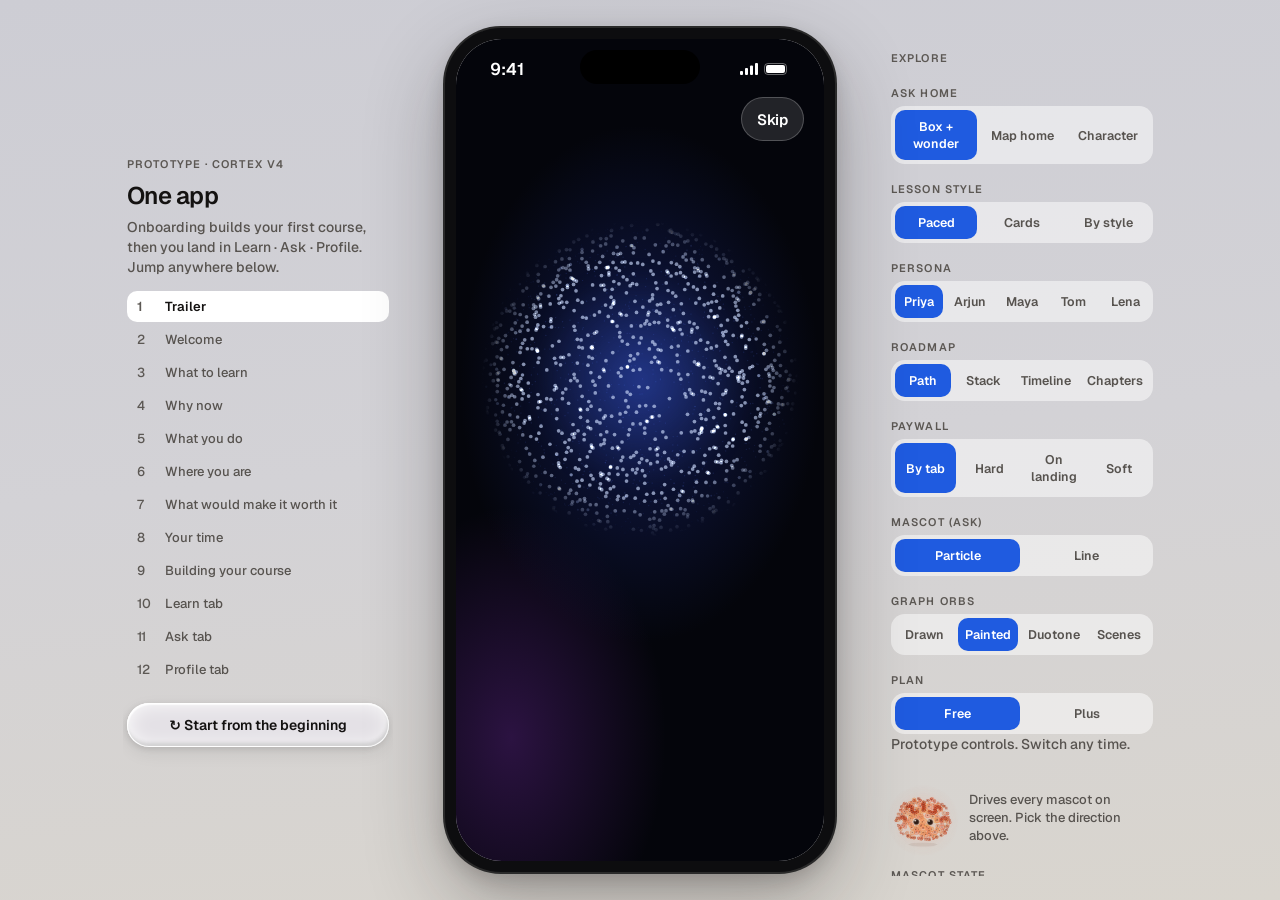
<file: prototypes/cortex-app/index.html>
<!doctype html>
<html lang="en">
<head>
  <meta charset="utf-8">
  <meta name="viewport" content="width=device-width, initial-scale=1">
  <title>Cortex · App prototype</title>
  <link rel="preconnect" href="https://fonts.googleapis.com">
  <link rel="preconnect" href="https://fonts.gstatic.com" crossorigin>
  <link href="https://fonts.googleapis.com/css2?family=Geist:wght@400..800&display=swap" rel="stylesheet">
  <link rel="stylesheet" href="core/shell.css">
  <link rel="stylesheet" href="onboarding/onboarding.css">
  <link rel="stylesheet" href="onboarding/build.css">
  <link rel="stylesheet" href="learn/learn.css">
  <link rel="stylesheet" href="learn/build.css">
  <link rel="stylesheet" href="mascot/mascot.css">
  <link rel="stylesheet" href="ask/ask.css">
  <link rel="stylesheet" href="profile/profile.css">
</head>
<body>
  <div class="page">
    <aside class="side">
      <p class="eyebrow">Prototype · Cortex v4</p>
      <h2>One app</h2>
      <p>Onboarding builds your first course, then you land in Learn · Ask · Profile. Jump anywhere below.</p>
      <nav class="jump" id="jump" aria-label="Steps"></nav>
      <button class="restart" id="restart">↻ Start from the beginning</button>
    </aside>

    <main id="phoneHolder">
      <div class="phone-wrap" id="phoneWrap">
        <div class="phone">
          <div class="island"></div>
          <div class="screen" id="screen">
            <div class="statusbar"><span>9:41</span><span aria-hidden="true" style="display:flex;gap:6px;align-items:center">
              <svg width="18" height="12" viewBox="0 0 18 12" fill="currentColor"><rect x="0" y="8" width="3" height="4" rx="1"/><rect x="5" y="5" width="3" height="7" rx="1"/><rect x="10" y="2.5" width="3" height="9.5" rx="1"/><rect x="15" y="0" width="3" height="12" rx="1"/></svg>
              <svg width="26" height="12" viewBox="0 0 26 12" fill="none"><rect x=".5" y=".5" width="22" height="11" rx="3.5" stroke="currentColor" opacity=".4"/><rect x="2" y="2" width="19" height="8" rx="2" fill="currentColor"/></svg>
            </span></div>

            <div class="layer" id="tabLayer">
              <div class="view" id="learnView" hidden></div>
              <div class="view" id="askView" hidden></div>
              <div class="view" id="profileView" hidden></div>
            </div>
            <nav class="tabbar hide" id="tabbar" aria-label="Tabs"></nav>
            <div class="layer" id="onboardingLayer" hidden></div>
            <div class="layer" id="sheetLayer"></div>
            <div class="layer" id="toastLayer"></div>
          </div>
        </div>
      </div>
    </main>

    <aside class="side">
      <p class="eyebrow">Explore</p>
      <div id="variants"></div>
      <div id="mascotPanel"></div>
      <a href="brand/" style="margin-top:20px;font-size:14px;font-weight:600;color:#1A47B8;text-decoration:none">Brand explorations: 4 names × styles →</a>
      <a href="lovi/" style="margin-top:12px;font-size:14px;font-weight:600;color:#1A47B8;text-decoration:none">Style exploration: Lovi’s type and components →</a>
    </aside>
  </div>

  <div id="brainPark" style="position:absolute;left:-9999px;top:0;width:320px;height:320px"><canvas id="brain" aria-label="Cortex character"></canvas></div>

  <script src="brain.js"></script>
  <script src="icons.js"></script>
  <script src="core/bus.js"></script>
  <script src="data/heart.js"></script>
  <script src="data/courses-catalog.js"></script>
  <script src="data/personas.js"></script>
  <script src="onboarding/onboarding.js"></script>
  <script src="profile/orb-glyphs.js"></script>
  <script src="learn/content.js"></script>
  <script src="learn/learn.js"></script>
  <script src="mascot/mascot.js"></script>
  <script src="ask/content.js"></script>
  <script src="ask/ask.js"></script>
  <script src="profile/profile.js"></script>
  <script src="core/shell.js"></script>
</body>
</html>
</file>
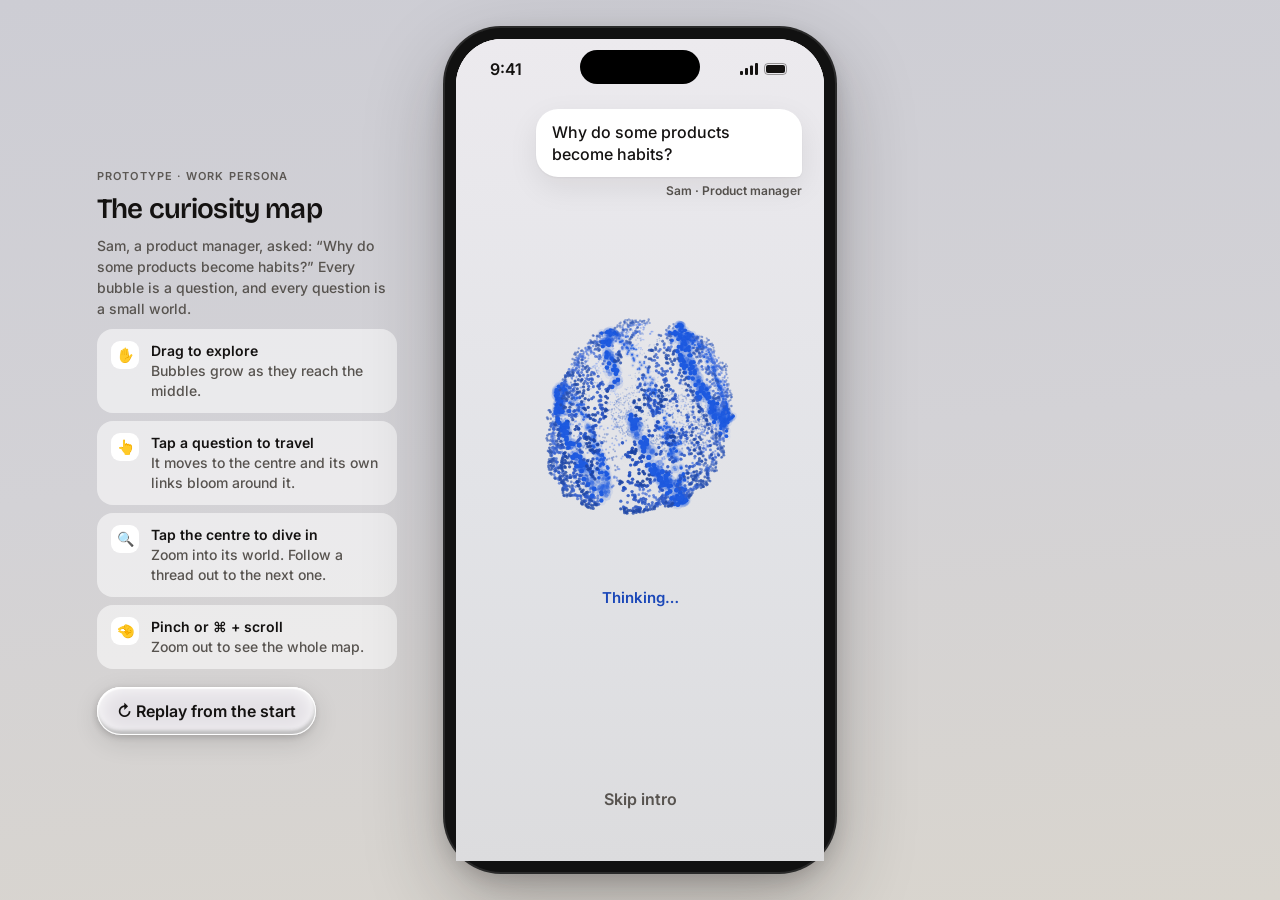
<file: prototypes/idea-map/index.html>
<!doctype html>
<html lang="en">
<head>
  <meta charset="utf-8">
  <meta name="viewport" content="width=device-width, initial-scale=1">
  <title>Cortex · Curiosity map prototype</title>
  <link rel="preconnect" href="https://fonts.googleapis.com">
  <link rel="preconnect" href="https://fonts.gstatic.com" crossorigin>
  <link href="https://fonts.googleapis.com/css2?family=Bricolage+Grotesque:opsz,wght@12..96,500..700&family=Inter:opsz,wght@14..32,400..700&display=swap" rel="stylesheet">
  <link rel="stylesheet" href="styles.css">
</head>
<body>
  <div class="page">
    <aside class="side">
      <p class="eyebrow">Prototype · Work persona</p>
      <h2>The curiosity map</h2>
      <p>Sam, a product manager, asked: “Why do some products become habits?” Every bubble is a question, and every question is a small world.</p>
      <div class="gesture"><span class="k">✋</span><span><b>Drag to explore</b>Bubbles grow as they reach the middle.</span></div>
      <div class="gesture"><span class="k">👆</span><span><b>Tap a question to travel</b>It moves to the centre and its own links bloom around it.</span></div>
      <div class="gesture"><span class="k">🔍</span><span><b>Tap the centre to dive in</b>Zoom into its world. Follow a thread out to the next one.</span></div>
      <div class="gesture"><span class="k">🤏</span><span><b>Pinch or ⌘ + scroll</b>Zoom out to see the whole map.</span></div>
      <button class="replay" id="replay">↻ Replay from the start</button>
    </aside>

    <main id="phoneHolder">
      <div class="phone-wrap" id="phoneWrap">
        <div class="phone">
          <div class="island"></div>
          <div class="screen" id="screen">
            <div class="statusbar"><span>9:41</span><span aria-hidden="true" style="display:flex;gap:6px;align-items:center">
              <svg width="18" height="12" viewBox="0 0 18 12" fill="currentColor"><rect x="0" y="8" width="3" height="4" rx="1"/><rect x="5" y="5" width="3" height="7" rx="1"/><rect x="10" y="2.5" width="3" height="9.5" rx="1"/><rect x="15" y="0" width="3" height="12" rx="1"/></svg>
              <svg width="26" height="12" viewBox="0 0 26 12" fill="none"><rect x=".5" y=".5" width="22" height="11" rx="3.5" stroke="currentColor" opacity=".4"/><rect x="2" y="2" width="19" height="8" rx="2" fill="currentColor"/></svg>
            </span></div>

            <div id="map" aria-label="Curiosity map"><svg id="edges"></svg><div id="nodes"></div></div>
            <div class="topfade"></div><div class="botfade"></div>

            <div class="topbar">
              <button class="circ" id="backBtn" aria-label="Back"><svg width="18" height="18" viewBox="0 0 24 24" fill="none" stroke="currentColor" stroke-width="2.4" stroke-linecap="round" stroke-linejoin="round"><path d="M15 5l-7 7 7 7"/></svg></button>
              <h1>Your curiosity map</h1>
              <button class="trail" id="trailBtn"><i></i><span id="trailN">1</span></button>
            </div>

            <div class="hint" id="hint">Drag to explore · tap a question to travel</div>

            <div class="bottombar">
              <button class="circ" aria-label="Search" id="searchBtn"><svg width="20" height="20" viewBox="0 0 24 24" fill="none" stroke="currentColor" stroke-width="2.2" stroke-linecap="round"><circle cx="11" cy="11" r="7"/><path d="M20 20l-4-4"/></svg></button>
              <div class="chips" id="chips" role="toolbar" aria-label="Filter by link"></div>
              <button class="ask" aria-label="Ask your own question" id="askBtn"><svg width="22" height="22" viewBox="0 0 24 24" fill="currentColor"><path d="M12 2.5c.6 4.8 2.7 6.9 9.5 9.5-6.8 2.6-8.9 4.7-9.5 9.5-.6-4.8-2.7-6.9-9.5-9.5 6.8-2.6 8.9-4.7 9.5-9.5z"/></svg></button>
            </div>

            <div id="world" aria-hidden="true">
              <div class="w-bg"></div>
              <div class="w-scroll" id="wScroll"></div>
            </div>

            <div id="intro">
              <div class="ubub">Why do some products become habits?</div>
              <div class="who">Sam · Product manager</div>
              <div id="introBrain"><canvas id="brain" aria-label="Cortex brain. Touch it."></canvas></div>
              <div class="cap" id="introCap"></div>
              <button class="skip" id="skipIntro">Skip intro</button>
            </div>
          </div>
        </div>
      </div>
    </main>
    <aside class="side"></aside>
  </div>

  <script src="brain.js"></script>
  <script src="graph.js"></script>
  <script src="app.js"></script>
</body>
</html>
</file>
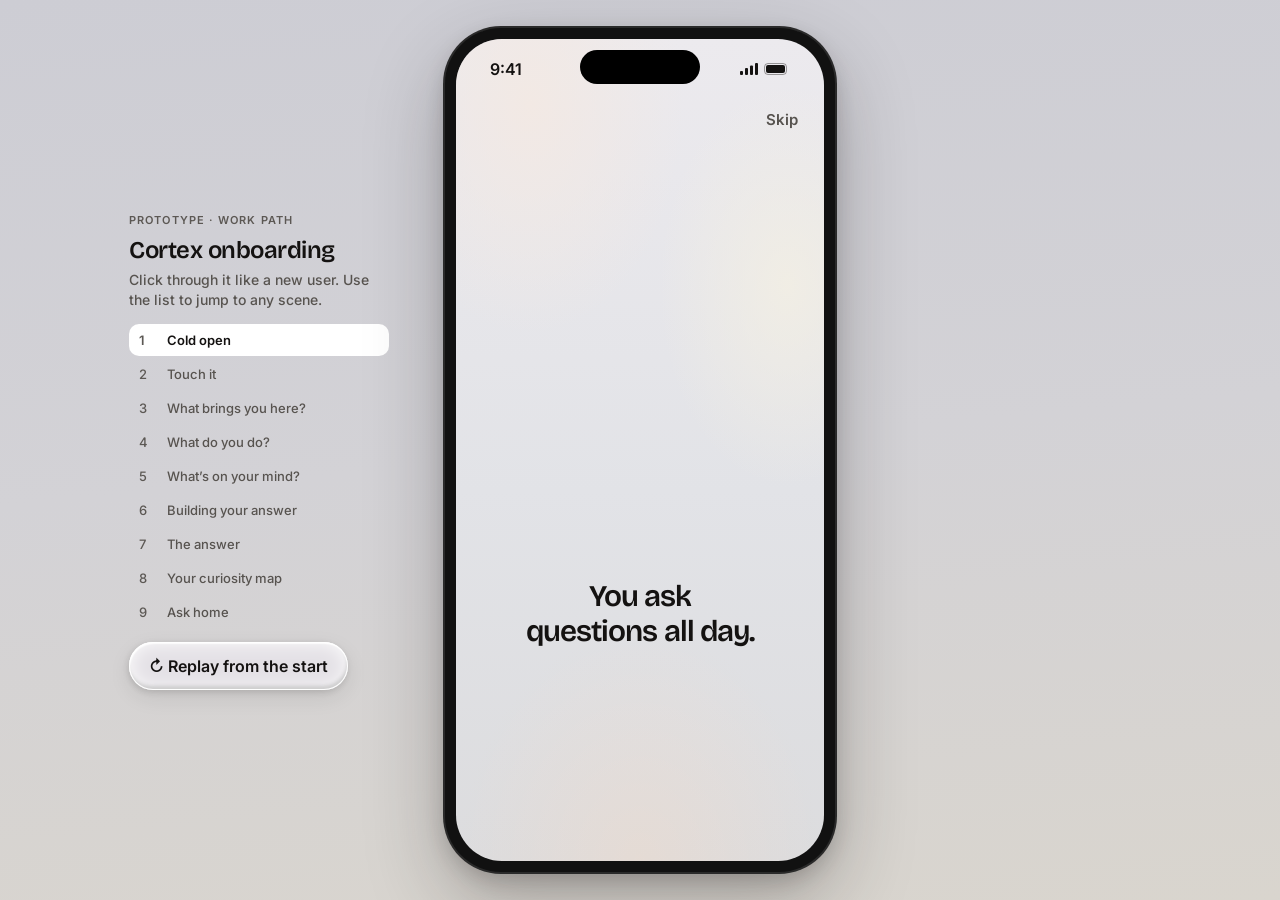
<file: prototypes/onboarding-v2/index.html>
<!doctype html>
<html lang="en">
<head>
  <meta charset="utf-8">
  <meta name="viewport" content="width=device-width, initial-scale=1">
  <title>Cortex · Onboarding (Work path)</title>
  <link rel="preconnect" href="https://fonts.googleapis.com">
  <link rel="preconnect" href="https://fonts.gstatic.com" crossorigin>
  <link href="https://fonts.googleapis.com/css2?family=Bricolage+Grotesque:opsz,wght@12..96,500..700&family=Inter:opsz,wght@14..32,400..700&display=swap" rel="stylesheet">
  <link rel="stylesheet" href="styles.css">
</head>
<body>
  <div class="page">
    <aside class="side">
      <p class="eyebrow">Prototype · Work path</p>
      <h2>Cortex onboarding</h2>
      <p>Click through it like a new user. Use the list to jump to any scene.</p>
      <nav class="jump" id="jump" aria-label="Scenes"></nav>
      <button class="replay" id="replay">↻ Replay from the start</button>
    </aside>

    <main id="phoneHolder">
      <div class="phone-wrap" id="phoneWrap">
        <div class="phone">
          <div class="island"></div>
          <div class="screen" id="screen">
            <div class="statusbar"><span>9:41</span><span aria-hidden="true" style="display:flex;gap:6px;align-items:center">
              <svg width="18" height="12" viewBox="0 0 18 12" fill="currentColor"><rect x="0" y="8" width="3" height="4" rx="1"/><rect x="5" y="5" width="3" height="7" rx="1"/><rect x="10" y="2.5" width="3" height="9.5" rx="1"/><rect x="15" y="0" width="3" height="12" rx="1"/></svg>
              <svg width="26" height="12" viewBox="0 0 26 12" fill="none"><rect x=".5" y=".5" width="22" height="11" rx="3.5" stroke="currentColor" opacity=".4"/><rect x="2" y="2" width="19" height="8" rx="2" fill="currentColor"/></svg>
            </span></div>

            <div class="brain-wrap" id="brainWrap"><canvas id="brain" aria-label="Cortex brain. Touch it."></canvas></div>
            <div class="status" id="status" aria-live="polite"></div>
            <div class="mapviz" id="mapviz"><svg id="mapLines"></svg></div>
            <div class="ubub hide" id="ubub"></div>

            <div class="top" id="top">
              <button class="back" id="back" aria-label="Back"><svg width="18" height="18" viewBox="0 0 24 24" fill="none" stroke="currentColor" stroke-width="2.4" stroke-linecap="round" stroke-linejoin="round"><path d="M15 5l-7 7 7 7"/></svg></button>
              <div class="progress" id="progress" aria-hidden="true"><span><i></i></span><span><i></i></span><span><i></i></span></div>
              <button class="skip" id="skip">Skip</button>
            </div>

            <div class="stage" id="stage"></div>

            <div class="cta hide" id="cta">
              <button class="btn" id="ctaBtn">Continue</button>
            </div>
          </div>
        </div>
      </div>
    </main>
    <aside class="side"></aside>
  </div>

  <script src="brain.js"></script>
  <script src="graph.js"></script>
  <script src="app.js"></script>
</body>
</html>
</file>
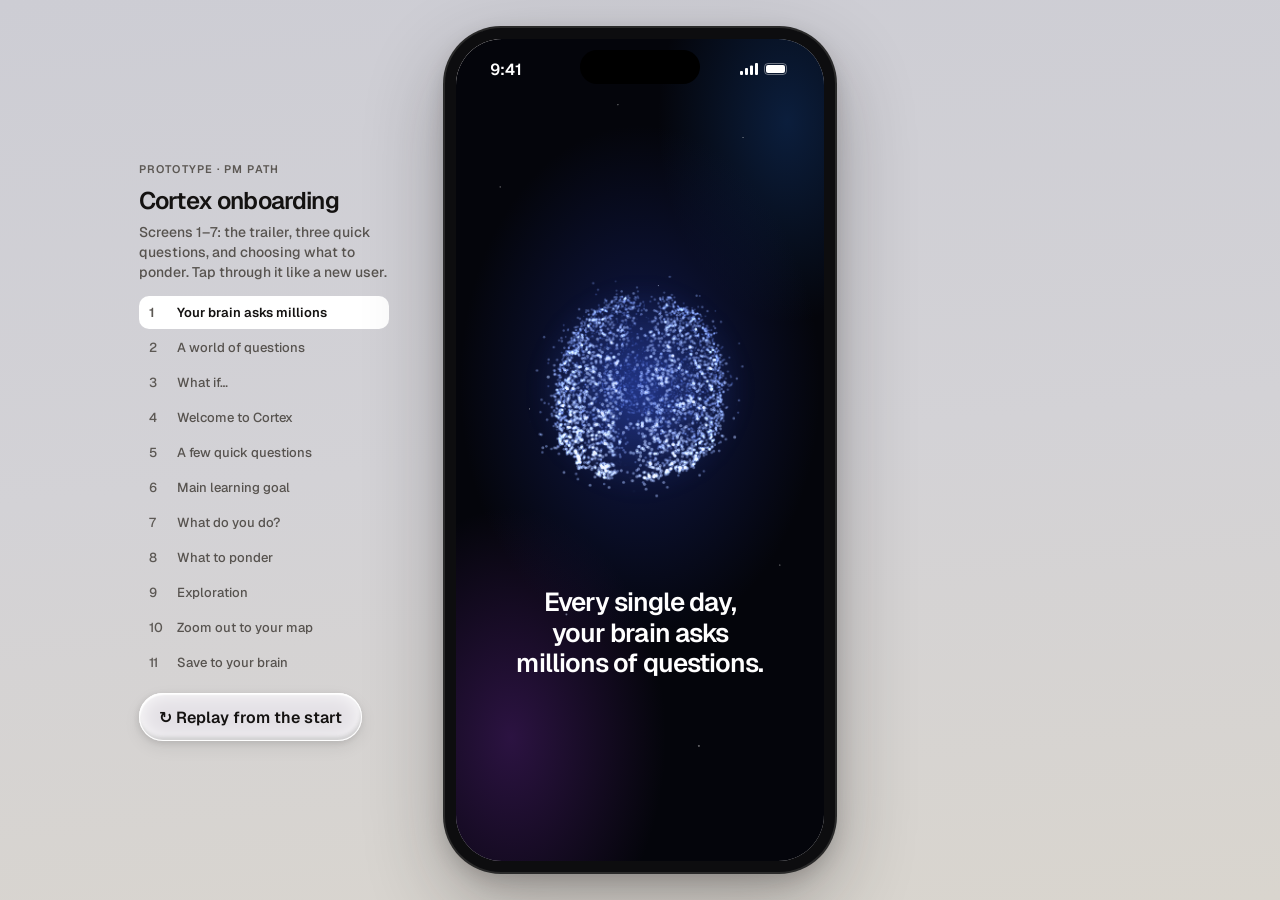
<file: prototypes/onboarding-v3/index.html>
<!doctype html>
<html lang="en" class="f-sleek">
<head>
  <meta charset="utf-8">
  <meta name="viewport" content="width=device-width, initial-scale=1">
  <title>Cortex · Onboarding</title>
  <link rel="preconnect" href="https://fonts.googleapis.com">
  <link rel="preconnect" href="https://fonts.gstatic.com" crossorigin>
  <link href="https://fonts.googleapis.com/css2?family=Geist:wght@400..800&family=Inter:opsz,wght@14..32,400..700&display=swap" rel="stylesheet">
  <link rel="stylesheet" href="styles.css">
</head>
<body>
  <div class="page">
    <aside class="side">
      <p class="eyebrow">Prototype · PM path</p>
      <h2>Cortex onboarding</h2>
      <p>Screens 1–7: the trailer, three quick questions, and choosing what to ponder. Tap through it like a new user.</p>
      <nav class="jump" id="jump" aria-label="Screens"></nav>
      <button class="replay" id="replay">↻ Replay from the start</button>
    </aside>

    <main id="phoneHolder">
      <div class="phone-wrap" id="phoneWrap">
        <div class="phone">
          <div class="island"></div>
          <div class="screen is-dark" id="screen">
            <div class="statusbar"><span>9:41</span><span aria-hidden="true" style="display:flex;gap:6px;align-items:center">
              <svg width="18" height="12" viewBox="0 0 18 12" fill="currentColor"><rect x="0" y="8" width="3" height="4" rx="1"/><rect x="5" y="5" width="3" height="7" rx="1"/><rect x="10" y="2.5" width="3" height="9.5" rx="1"/><rect x="15" y="0" width="3" height="12" rx="1"/></svg>
              <svg width="26" height="12" viewBox="0 0 26 12" fill="none"><rect x=".5" y=".5" width="22" height="11" rx="3.5" stroke="currentColor" opacity=".4"/><rect x="2" y="2" width="19" height="8" rx="2" fill="currentColor"/></svg>
            </span></div>

            <div class="night" id="night"></div>
            <div class="aurora" id="aurora"><i class="a1"></i><i class="a2"></i><i class="a3"></i><i class="a4"></i></div>
            <div class="space" id="space"></div>
            <div class="brain-wrap" id="brainWrap"><div class="brain-halo"></div><canvas id="brain" aria-label="Cortex brain. Touch it."></canvas></div>
            <div class="touch-hint" id="touchHint" style="opacity:0">Touch it</div>
            <div class="scrim" id="scrim"></div>
            <div class="tline" id="tline" aria-live="polite"></div>
            <div class="tsub" id="tsub"></div>
            <div class="tap" id="tap" style="opacity:0">Tap to continue</div>

            <div class="qtop" id="qtop" style="opacity:0;pointer-events:none">
              <button class="back" id="back" aria-label="Back"><svg width="18" height="18" viewBox="0 0 24 24" fill="none" stroke="currentColor" stroke-width="2.4" stroke-linecap="round" stroke-linejoin="round"><path d="M15 5l-7 7 7 7"/></svg></button>
              <div class="bar" aria-hidden="true"><i id="barFill"></i></div>
            </div>
            <div class="callout center hide" id="callout"><div class="txt" id="calloutTxt"></div></div>
            <div class="opts" id="opts" role="radiogroup"></div>
            <div class="ponder" id="ponder"></div>

            <div class="cta hide" id="cta"><button class="btn" id="ctaBtn"><span id="ctaLabel">Continue</span></button></div>
            <canvas id="fx"></canvas>
            <div class="endA" id="endA"></div>
          </div>
        </div>
      </div>
    </main>
    <aside class="side"></aside>
  </div>

  <script src="brain.js"></script>
  <script src="icons.js"></script>
  <script src="app.js"></script>
</body>
</html>
</file>
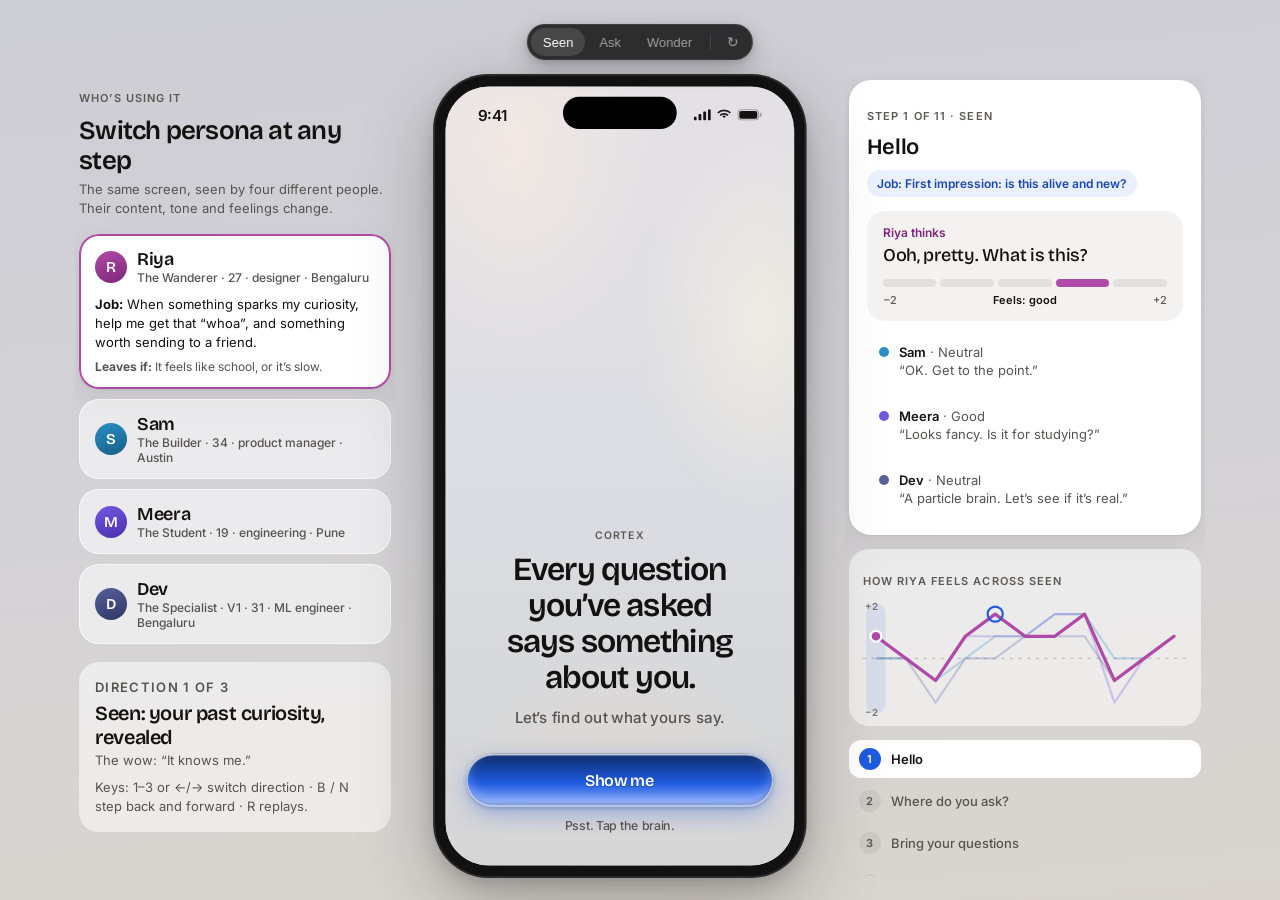
<file: prototypes/onboarding/index.html>
<!doctype html>
<html lang="en">
<head>
  <meta charset="utf-8">
  <meta name="viewport" content="width=device-width, initial-scale=1">
  <title>Cortex · Onboarding prototype</title>
  <link rel="preconnect" href="https://fonts.googleapis.com">
  <link rel="preconnect" href="https://fonts.gstatic.com" crossorigin>
  <link href="https://fonts.googleapis.com/css2?family=Bricolage+Grotesque:opsz,wght@12..96,500..700&family=Inter:opsz,wght@14..32,400..700&display=swap" rel="stylesheet">
  <link rel="stylesheet" href="styles.css">
</head>
<body>
  <div class="page">
    <aside class="panel left" id="personaPanel" aria-label="Personas"></aside>
    <main id="phoneHolder" style="position:relative">
      <div class="phone-wrap" id="phoneWrap">
        <div class="phone">
          <div class="island"></div>
          <div class="screen-root" id="screenRoot">
            <div class="statusbar" id="statusbar"><span>9:41</span><span class="sb-icons" aria-hidden="true">
              <svg width="18" height="12" viewBox="0 0 18 12" fill="currentColor"><rect x="0" y="8" width="3" height="4" rx="1"/><rect x="5" y="5" width="3" height="7" rx="1"/><rect x="10" y="2.5" width="3" height="9.5" rx="1"/><rect x="15" y="0" width="3" height="12" rx="1"/></svg>
              <svg width="16" height="12" viewBox="0 0 16 12" fill="currentColor"><path d="M8 2.2c2.3 0 4.4.9 6 2.4l1.2-1.3A10.4 10.4 0 0 0 8 .4 10.4 10.4 0 0 0 .8 3.3L2 4.6a8.6 8.6 0 0 1 6-2.4zm0 3.6c1.4 0 2.6.5 3.5 1.4l1.3-1.3A6.7 6.7 0 0 0 8 4a6.7 6.7 0 0 0-4.8 1.9l1.3 1.3c.9-.9 2.1-1.4 3.5-1.4zM8 9.4l1.9-1.9a2.7 2.7 0 0 0-3.8 0z"/></svg>
              <svg width="26" height="12" viewBox="0 0 26 12" fill="none"><rect x=".5" y=".5" width="22" height="11" rx="3.5" stroke="currentColor" opacity=".4"/><rect x="2" y="2" width="19" height="8" rx="2" fill="currentColor"/><rect x="24" y="4" width="1.5" height="4" rx=".75" fill="currentColor" opacity=".4"/></svg>
            </span></div>
            <div class="brain-wrap" id="brainWrap"><canvas id="brain" aria-label="Cortex brain. Tap it."></canvas></div>
            <div class="brain-caption" id="brainCaption" aria-live="polite"></div>
            <div class="stage" id="stage"></div>
          </div>
        </div>
      </div>
    </main>
    <aside class="panel right" id="journeyPanel" aria-label="Journey"></aside>
  </div>

  <nav class="proto-picker" data-position="top" aria-label="Prototype variants">
    <span class="proto-picker-highlight" aria-hidden="true"></span>
    <button class="proto-picker-item" data-active aria-current="true">Seen</button>
    <button class="proto-picker-item">Ask</button>
    <button class="proto-picker-item">Wonder</button>
    <span class="proto-picker-divider" aria-hidden="true"></span>
    <button class="proto-picker-item proto-picker-replay" aria-label="Replay animation (R)">↻</button>
  </nav>

  <script src="brain.js"></script>
  <script src="data.js"></script>
  <script src="screens.js"></script>
  <script src="app.js"></script>
</body>
</html>
</file>
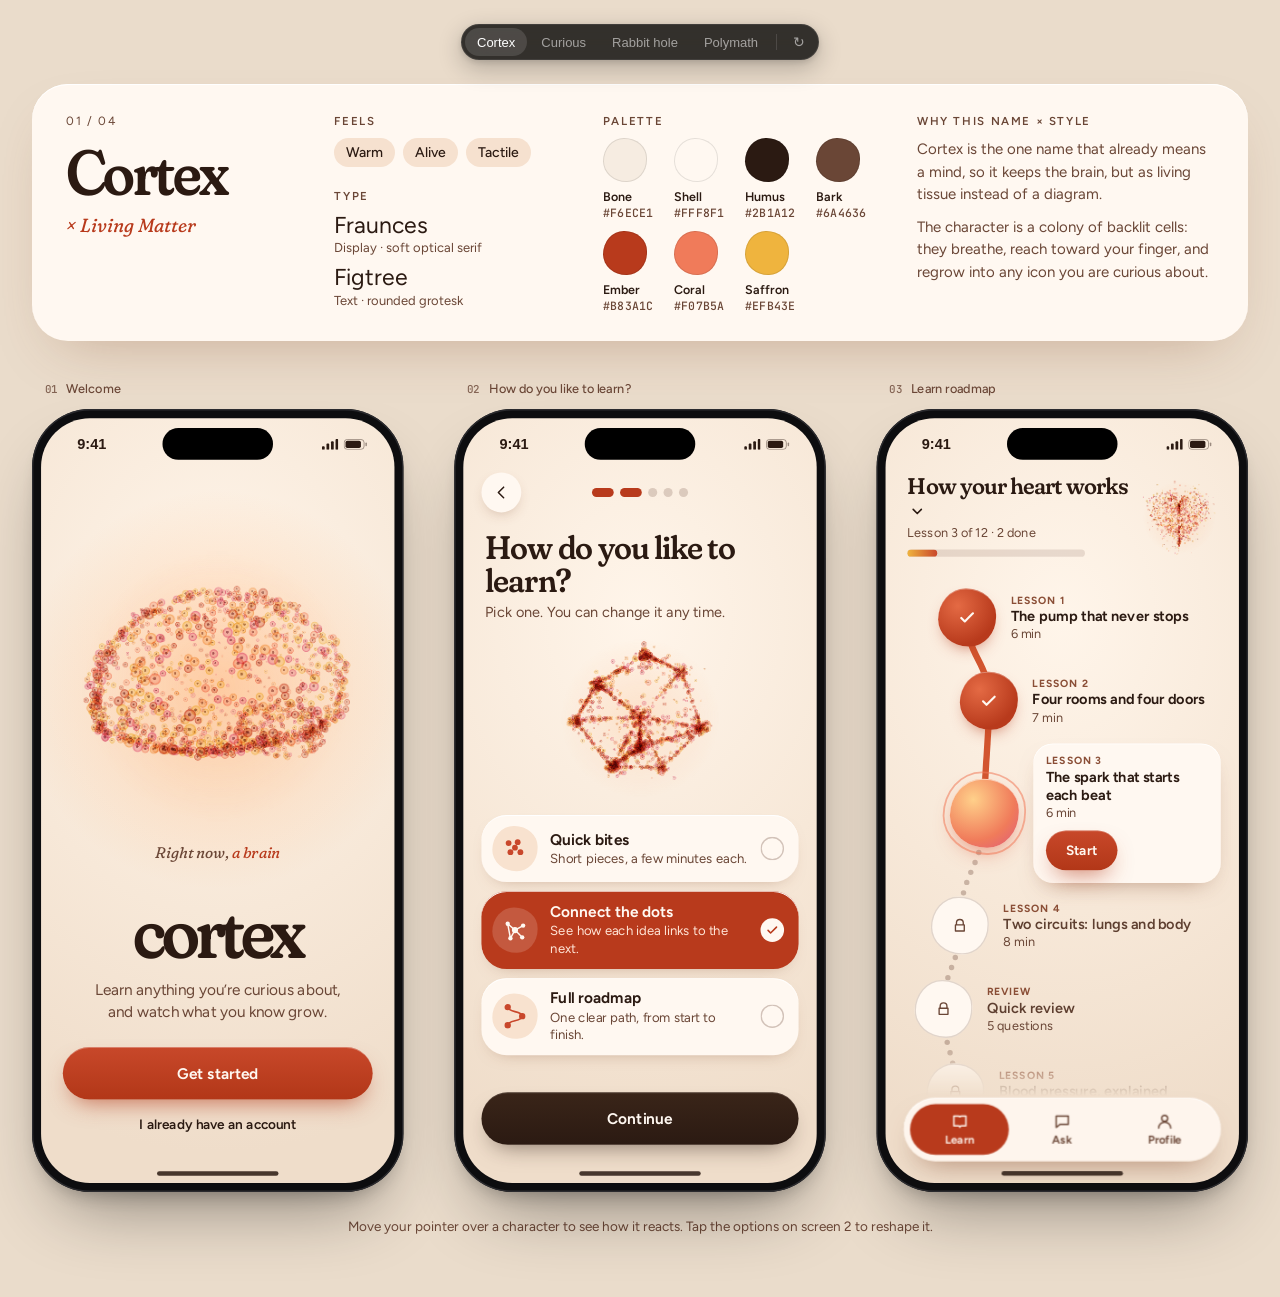
<file: prototypes/cortex-app/brand/index.html>
<!doctype html>
<html lang="en">
<head>
  <meta charset="utf-8">
  <meta name="viewport" content="width=device-width, initial-scale=1">
  <title>Brand explorations · four names, four styles</title>
  <link rel="preconnect" href="https://fonts.googleapis.com">
  <link rel="preconnect" href="https://fonts.gstatic.com" crossorigin>
  <link href="https://fonts.googleapis.com/css2?family=Fraunces:ital,opsz,wght,SOFT,WONK@0,9..144,300..800,0..100,0..1;1,9..144,300..800,0..100,0..1&family=Figtree:wght@400;500;600;700&family=Instrument+Serif:ital@0;1&family=Geist:wght@400;500;600&family=Bricolage+Grotesque:opsz,wdth,wght@12..96,75..100,400..800&family=Manrope:wght@400;500;600;700;800&family=Space+Grotesk:wght@400;500;600&family=JetBrains+Mono:wght@400;500;700&display=swap" rel="stylesheet">
  <link rel="stylesheet" href="brand.css">
  <link rel="stylesheet" href="picker.css">
</head>
<body>
  <main id="stage" class="br-stage"></main>

  <nav class="proto-picker" data-position="top" aria-label="Prototype variants">
    <span class="proto-picker-highlight" aria-hidden="true"></span>
    <button class="proto-picker-item" data-active aria-current="true">Cortex</button>
    <button class="proto-picker-item">Curious</button>
    <button class="proto-picker-item">Rabbit hole</button>
    <button class="proto-picker-item">Polymath</button>
    <span class="proto-picker-divider" aria-hidden="true"></span>
    <button class="proto-picker-item proto-picker-replay" aria-label="Replay animation (R)">↻</button>
  </nav>

  <script src="character.js"></script>
  <script src="brands.js"></script>
</body>
</html>
</file>
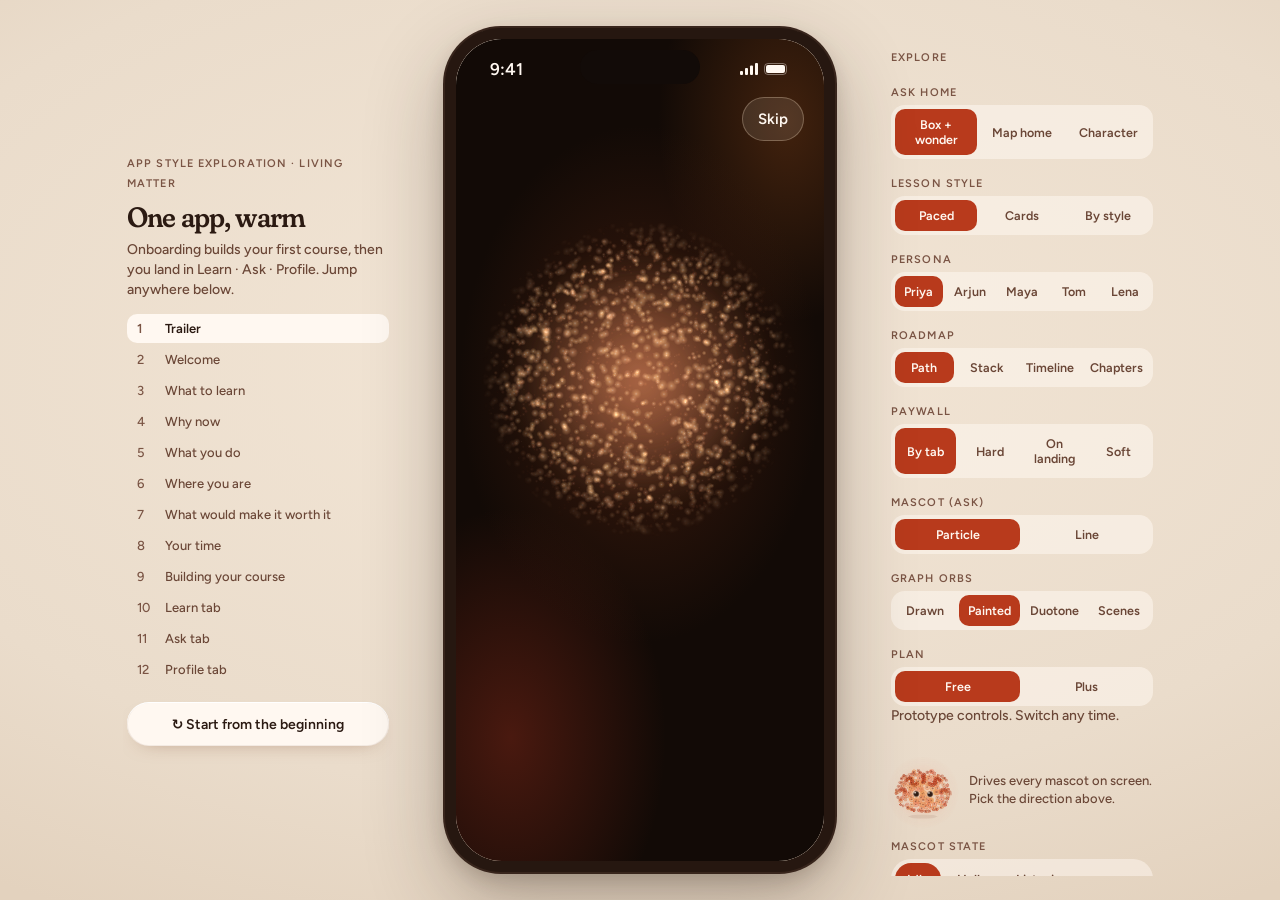
<file: prototypes/cortex-app/living/index.html>
<!doctype html>
<html lang="en">
<head>
  <meta charset="utf-8">
  <meta name="viewport" content="width=device-width, initial-scale=1">
  <title>Cortex · App style exploration · Living Matter</title>
  <link rel="preconnect" href="https://fonts.googleapis.com">
  <link rel="preconnect" href="https://fonts.gstatic.com" crossorigin>
  <link href="https://fonts.googleapis.com/css2?family=Fraunces:ital,opsz,wght,SOFT,WONK@0,9..144,300..800,0..100,0..1;1,9..144,300..800,0..100,0..1&family=Figtree:ital,wght@0,400..800;1,400..800&display=swap" rel="stylesheet">
  <link rel="stylesheet" href="../core/shell.css">
  <link rel="stylesheet" href="../onboarding/onboarding.css">
  <link rel="stylesheet" href="../onboarding/build.css">
  <link rel="stylesheet" href="../learn/learn.css">
  <link rel="stylesheet" href="../learn/build.css">
  <link rel="stylesheet" href="../mascot/mascot.css">
  <link rel="stylesheet" href="../ask/ask.css">
  <link rel="stylesheet" href="../profile/profile.css">
  <link rel="stylesheet" href="theme.css">
</head>
<body>
  <div class="page">
    <aside class="side">
      <p class="eyebrow">App style exploration · Living Matter</p>
      <h2>One app, warm</h2>
      <p>Onboarding builds your first course, then you land in Learn · Ask · Profile. Jump anywhere below.</p>
      <nav class="jump" id="jump" aria-label="Steps"></nav>
      <button class="restart" id="restart">↻ Start from the beginning</button>
    </aside>

    <main id="phoneHolder">
      <div class="phone-wrap" id="phoneWrap">
        <div class="phone">
          <div class="island"></div>
          <div class="screen" id="screen">
            <div class="statusbar"><span>9:41</span><span aria-hidden="true" style="display:flex;gap:6px;align-items:center">
              <svg width="18" height="12" viewBox="0 0 18 12" fill="currentColor"><rect x="0" y="8" width="3" height="4" rx="1"/><rect x="5" y="5" width="3" height="7" rx="1"/><rect x="10" y="2.5" width="3" height="9.5" rx="1"/><rect x="15" y="0" width="3" height="12" rx="1"/></svg>
              <svg width="26" height="12" viewBox="0 0 26 12" fill="none"><rect x=".5" y=".5" width="22" height="11" rx="3.5" stroke="currentColor" opacity=".4"/><rect x="2" y="2" width="19" height="8" rx="2" fill="currentColor"/></svg>
            </span></div>

            <div class="layer" id="tabLayer">
              <div class="view" id="learnView" hidden></div>
              <div class="view" id="askView" hidden></div>
              <div class="view" id="profileView" hidden></div>
            </div>
            <nav class="tabbar hide" id="tabbar" aria-label="Tabs"></nav>
            <div class="layer" id="onboardingLayer" hidden></div>
            <div class="layer" id="sheetLayer"></div>
            <div class="layer" id="toastLayer"></div>
          </div>
        </div>
      </div>
    </main>

    <aside class="side">
      <p class="eyebrow">Explore</p>
      <div id="variants"></div>
      <div id="mascotPanel"></div>
      <a class="lv-chip" href="../index.html"><span class="lv-chip-dot" aria-hidden="true"></span><span>Style: Living Matter · <b>see the original →</b></span></a>
      <a class="lv-link" href="../brand/index.html?b=1">The Cortex × Living Matter brand →</a>
      <a class="lv-link" href="mascot.html">The mascot lab: 5 directions, every state →</a>
      <a class="lv-link" href="../lovi/index.html">Style exploration: Lovi’s type and components →</a>
    </aside>
  </div>

  <div id="brainPark" style="position:absolute;left:-9999px;top:0;width:320px;height:320px"><canvas id="brain" aria-label="Cortex character"></canvas></div>

  <script src="brain.js"></script>
  <script src="../icons.js"></script>
  <script src="theme.js"></script>
  <script src="../core/bus.js"></script>
  <script src="../data/heart.js"></script>
  <script src="../data/courses-catalog.js"></script>
  <script src="../data/personas.js"></script>
  <script src="../onboarding/onboarding.js"></script>
  <script src="../profile/orb-glyphs.js"></script>
  <script src="../learn/content.js"></script>
  <script src="../learn/learn.js"></script>
  <script src="../mascot/mascot.js"></script>
  <script src="../ask/content.js"></script>
  <script src="../ask/ask.js"></script>
  <script src="../profile/profile.js"></script>
  <script src="../core/shell.js"></script>
</body>
</html>
</file>
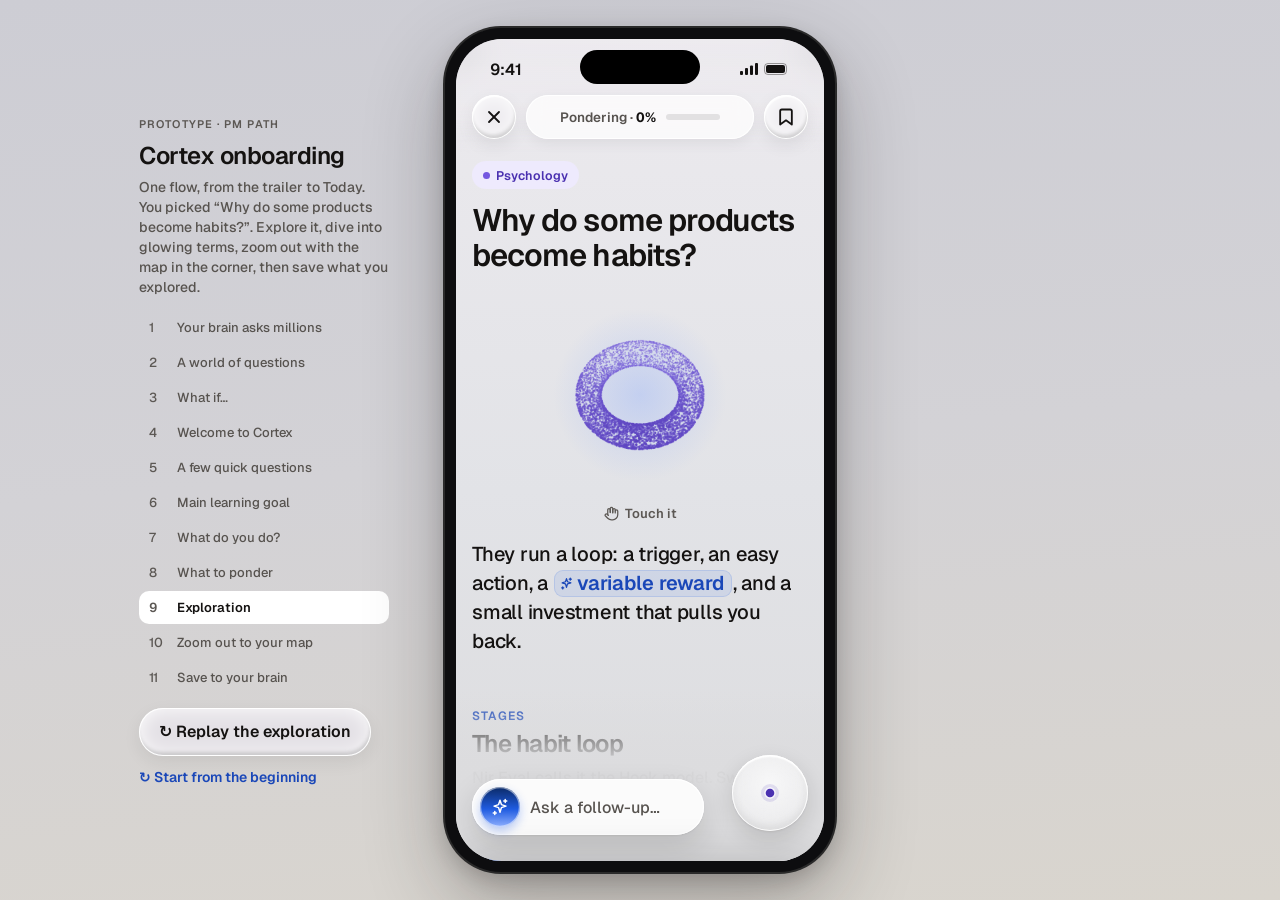
<file: prototypes/onboarding-v3/explore/index.html>
<!doctype html>
<html lang="en">
<head>
  <meta charset="utf-8">
  <meta name="viewport" content="width=device-width, initial-scale=1">
  <title>Cortex · Onboarding</title>
  <link rel="preconnect" href="https://fonts.googleapis.com">
  <link rel="preconnect" href="https://fonts.gstatic.com" crossorigin>
  <link href="https://fonts.googleapis.com/css2?family=Geist:wght@400..800&display=swap" rel="stylesheet">
  <link rel="stylesheet" href="shell.css">
  <link rel="stylesheet" href="explore.css">
  <link rel="stylesheet" href="map.css">
  <link rel="stylesheet" href="finale.css">
</head>
<body>
  <div class="page">
    <aside class="side">
      <p class="eyebrow">Prototype · PM path</p>
      <h2>Cortex onboarding</h2>
      <p>One flow, from the trailer to Today. You picked “Why do some products become habits?”. Explore it, dive into glowing terms, zoom out with the map in the corner, then save what you explored.</p>
      <nav class="jump" id="jump" aria-label="Parts"></nav>
      <button class="replay" id="replay">↻ Replay the exploration</button>
      <a class="toA" href="../">↻ Start from the beginning</a>
    </aside>

    <main id="phoneHolder">
      <div class="phone-wrap" id="phoneWrap">
        <div class="phone">
          <div class="island"></div>
          <div class="screen" id="screen">
            <div class="statusbar"><span>9:41</span><span aria-hidden="true" style="display:flex;gap:6px;align-items:center">
              <svg width="18" height="12" viewBox="0 0 18 12" fill="currentColor"><rect x="0" y="8" width="3" height="4" rx="1"/><rect x="5" y="5" width="3" height="7" rx="1"/><rect x="10" y="2.5" width="3" height="9.5" rx="1"/><rect x="15" y="0" width="3" height="12" rx="1"/></svg>
              <svg width="26" height="12" viewBox="0 0 26 12" fill="none"><rect x=".5" y=".5" width="22" height="11" rx="3.5" stroke="currentColor" opacity=".4"/><rect x="2" y="2" width="19" height="8" rx="2" fill="currentColor"/></svg>
            </span></div>
            <!-- Layers (bottom → top). Each module owns its layer. -->
            <div class="layer" id="exploreLayer"></div>
            <div class="layer" id="mapLayer"></div>
            <div class="layer" id="finaleLayer"></div>
            <div class="layer toasts" id="toastLayer"></div>
          </div>
        </div>
      </div>
    </main>
    <aside class="side"></aside>
  </div>

  <canvas id="brain" style="display:none" aria-label="Cortex brain"></canvas>
  <script src="../brain.js"></script>
  <script src="../icons.js"></script>
  <script src="bus.js"></script>
  <script src="content.js"></script>
  <script src="explore.js"></script>
  <script src="map.js"></script>
  <script src="finale.js"></script>
  <script src="shell.js"></script>
</body>
</html>
</file>
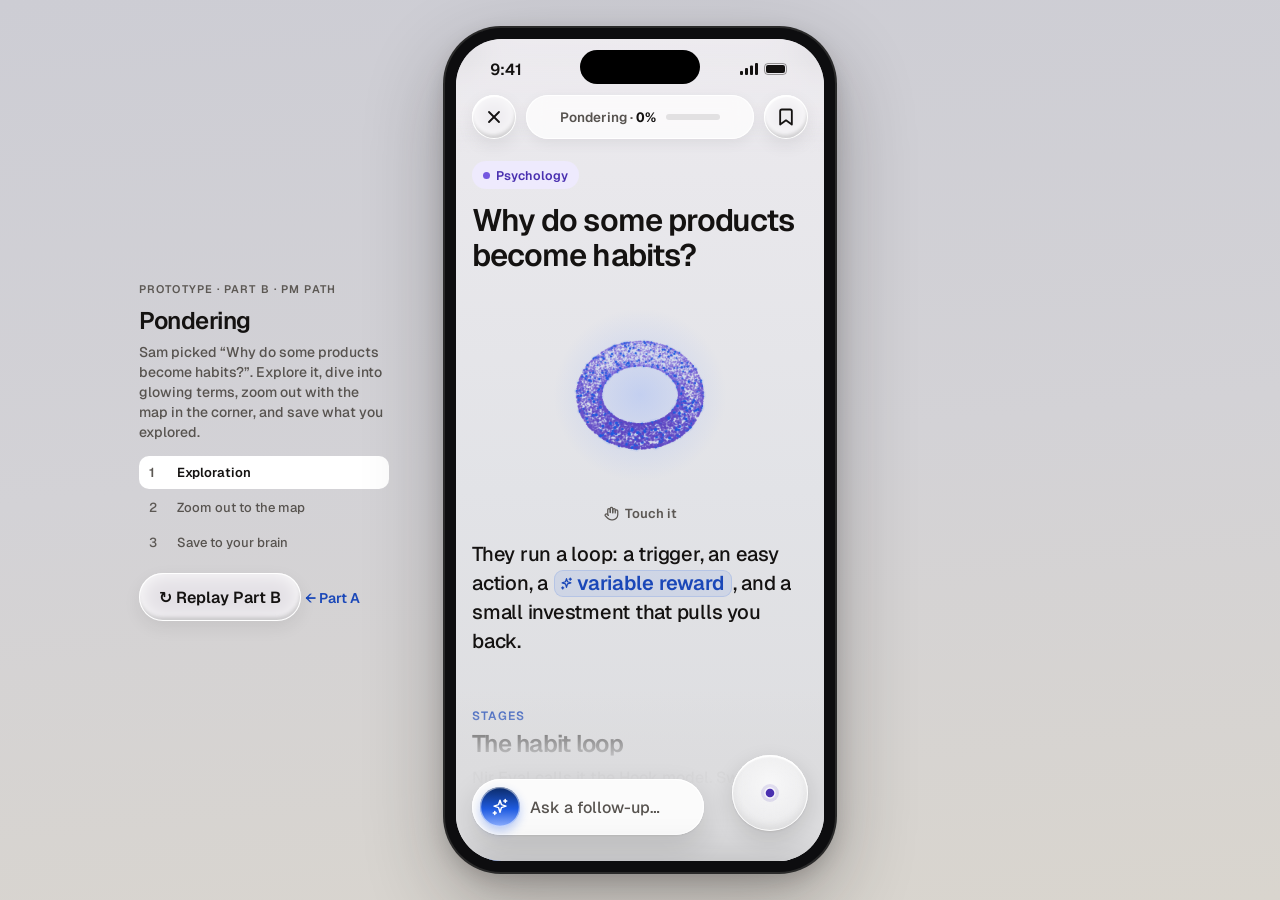
<file: prototypes/onboarding-v3/partb/index.html>
<!doctype html>
<html lang="en">
<head>
  <meta charset="utf-8">
  <meta name="viewport" content="width=device-width, initial-scale=1">
  <title>Cortex · Onboarding Part B · Exploration</title>
  <link rel="preconnect" href="https://fonts.googleapis.com">
  <link rel="preconnect" href="https://fonts.gstatic.com" crossorigin>
  <link href="https://fonts.googleapis.com/css2?family=Geist:wght@400..800&display=swap" rel="stylesheet">
  <link rel="stylesheet" href="shell.css">
  <link rel="stylesheet" href="explore.css">
  <link rel="stylesheet" href="map.css">
  <link rel="stylesheet" href="finale.css">
</head>
<body>
  <div class="page">
    <aside class="side">
      <p class="eyebrow">Prototype · Part B · PM path</p>
      <h2>Pondering</h2>
      <p>Sam picked “Why do some products become habits?”. Explore it, dive into glowing terms, zoom out with the map in the corner, and save what you explored.</p>
      <nav class="jump" id="jump" aria-label="Parts"></nav>
      <button class="replay" id="replay">↻ Replay Part B</button>
      <a class="toA" href="../">← Part A</a>
    </aside>

    <main id="phoneHolder">
      <div class="phone-wrap" id="phoneWrap">
        <div class="phone">
          <div class="island"></div>
          <div class="screen" id="screen">
            <div class="statusbar"><span>9:41</span><span aria-hidden="true" style="display:flex;gap:6px;align-items:center">
              <svg width="18" height="12" viewBox="0 0 18 12" fill="currentColor"><rect x="0" y="8" width="3" height="4" rx="1"/><rect x="5" y="5" width="3" height="7" rx="1"/><rect x="10" y="2.5" width="3" height="9.5" rx="1"/><rect x="15" y="0" width="3" height="12" rx="1"/></svg>
              <svg width="26" height="12" viewBox="0 0 26 12" fill="none"><rect x=".5" y=".5" width="22" height="11" rx="3.5" stroke="currentColor" opacity=".4"/><rect x="2" y="2" width="19" height="8" rx="2" fill="currentColor"/></svg>
            </span></div>
            <!-- Layers (bottom → top). Each module owns its layer. -->
            <div class="layer" id="exploreLayer"></div>
            <div class="layer" id="mapLayer"></div>
            <div class="layer" id="finaleLayer"></div>
            <div class="layer toasts" id="toastLayer"></div>
          </div>
        </div>
      </div>
    </main>
    <aside class="side"></aside>
  </div>

  <canvas id="brain" style="display:none" aria-label="Cortex brain"></canvas>
  <script src="../brain.js"></script>
  <script src="../icons.js"></script>
  <script src="bus.js"></script>
  <script src="content.js"></script>
  <script src="explore.js"></script>
  <script src="map.js"></script>
  <script src="finale.js"></script>
  <script src="shell.js"></script>
</body>
</html>
</file>
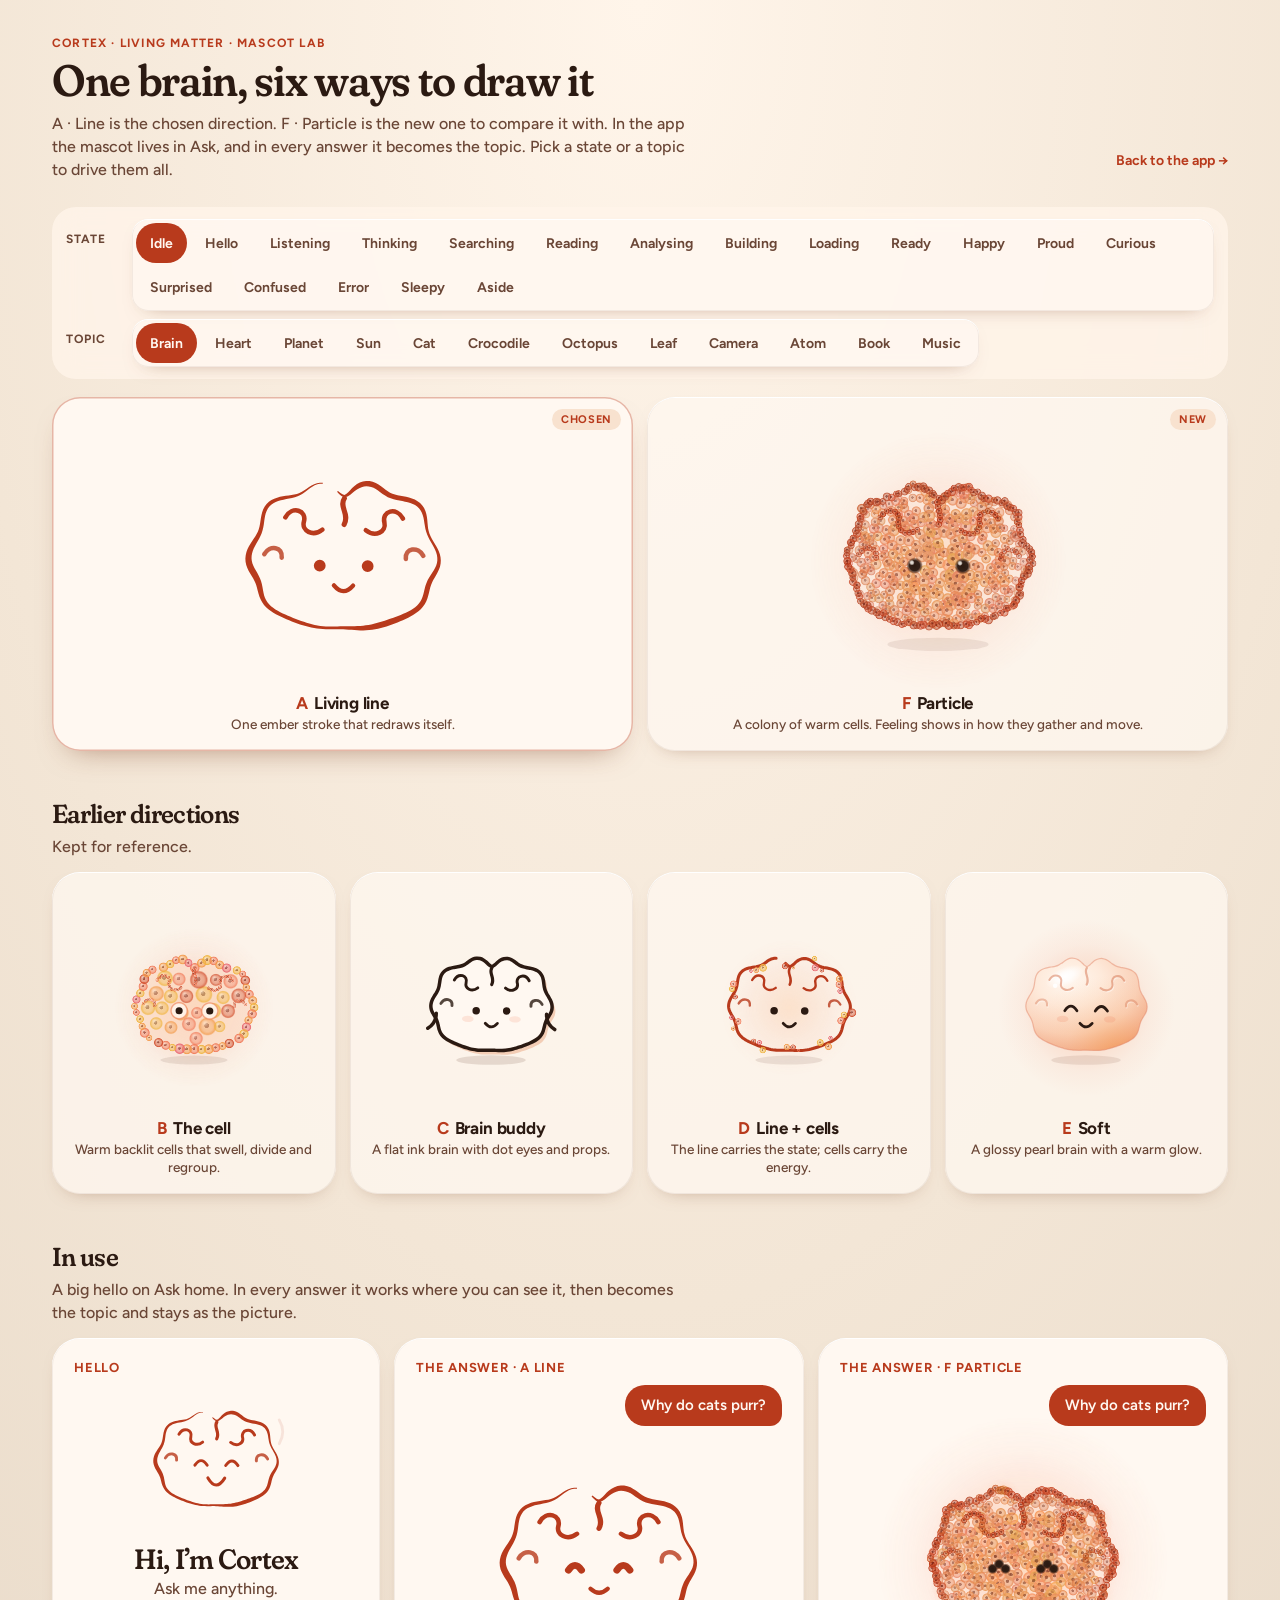
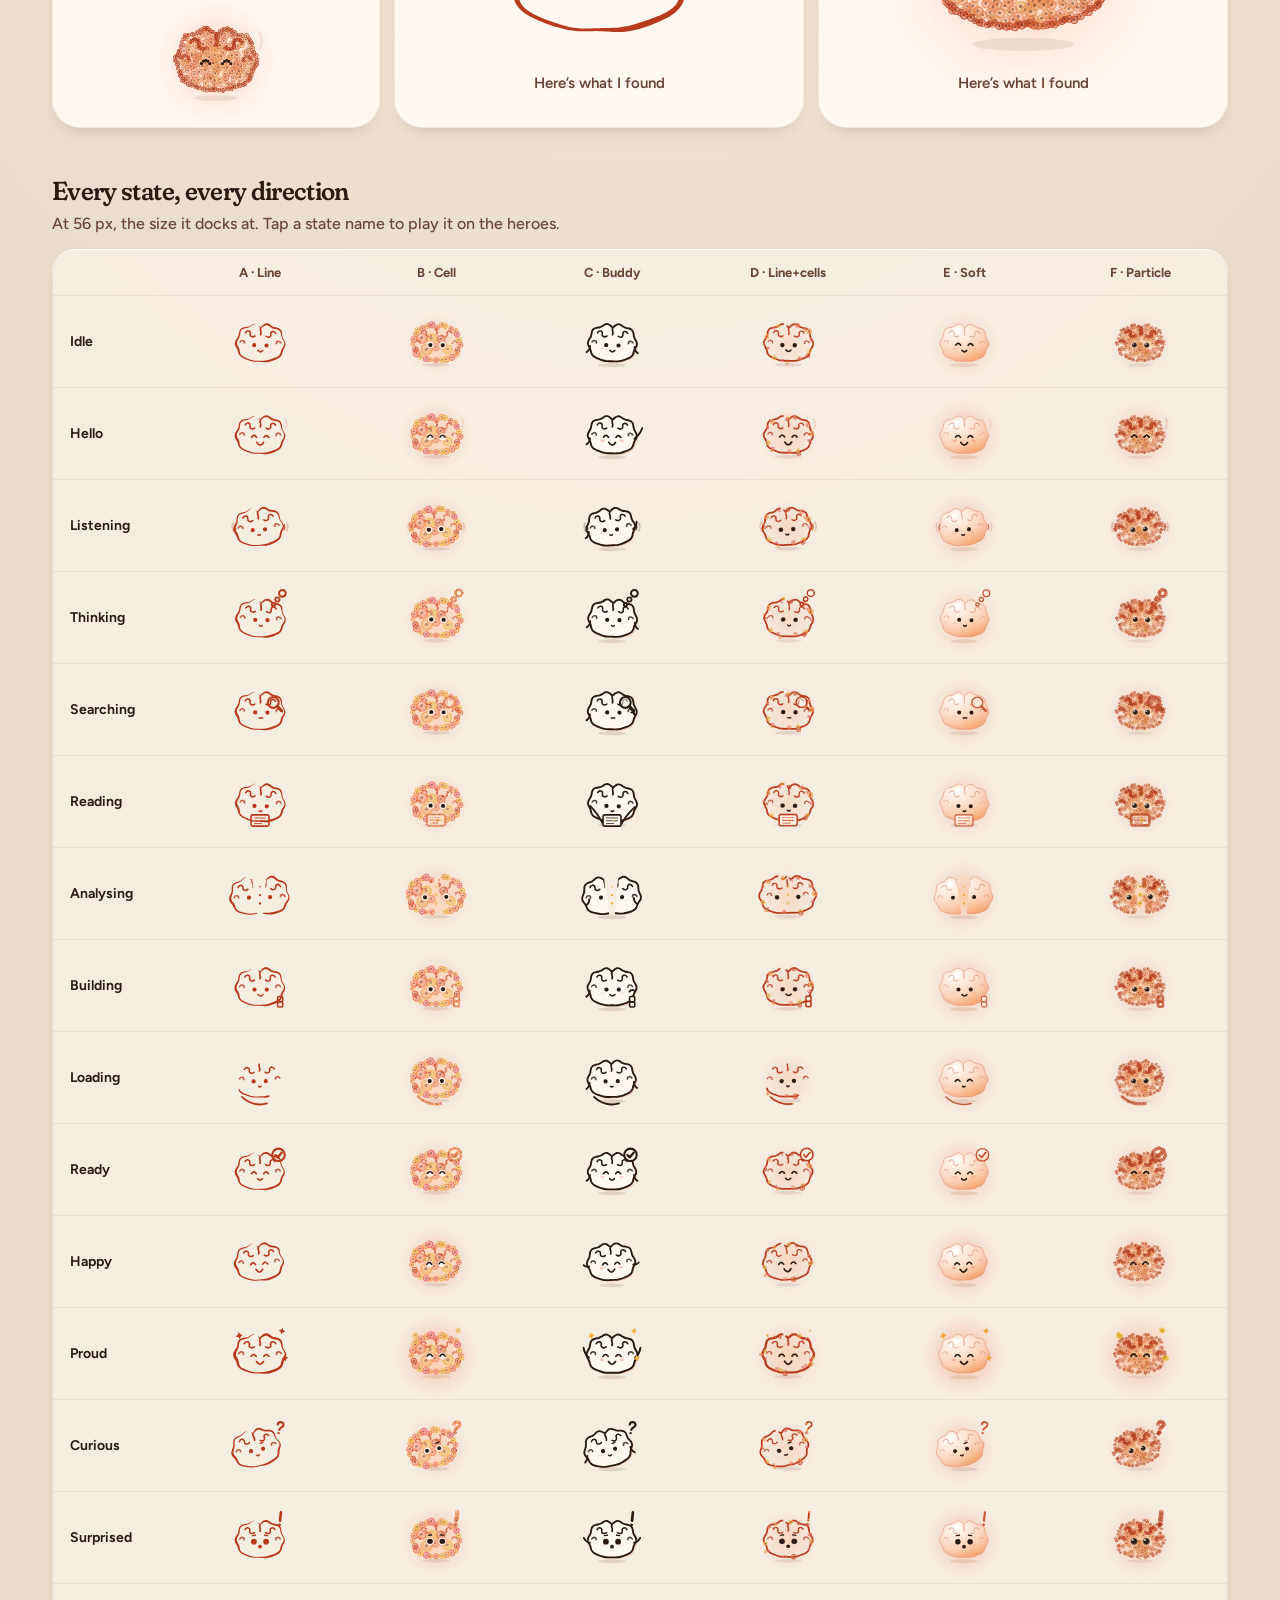
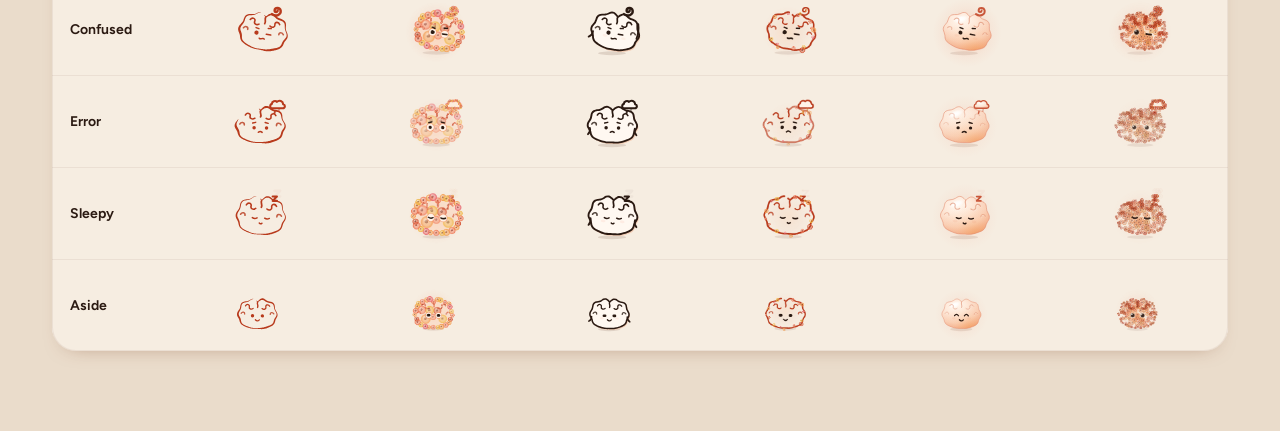
<file: prototypes/cortex-app/living/mascot.html>
<!doctype html>
<html lang="en">
<head>
  <meta charset="utf-8">
  <meta name="viewport" content="width=device-width, initial-scale=1">
  <title>Cortex · Mascot lab · Living Matter</title>
  <link rel="preconnect" href="https://fonts.googleapis.com">
  <link rel="preconnect" href="https://fonts.gstatic.com" crossorigin>
  <link href="https://fonts.googleapis.com/css2?family=Fraunces:ital,opsz,wght,SOFT,WONK@0,9..144,300..800,0..100,0..1;1,9..144,300..800,0..100,0..1&family=Figtree:ital,wght@0,400..800;1,400..800&display=swap" rel="stylesheet">
  <link rel="stylesheet" href="../mascot/mascot.css">
  <style>
    :root { --bone: #F6ECE1; --shell: #FFF8F1; --humus: #2B1A12; --bark: #6A4636; --ember: #B83A1C; --coral: #F07B5A; --saffron: #EFB43E;
      --ink-2: #6A4636; --cobalt-500: #B83A1C; --display: 'Fraunces', Georgia, serif; --font: 'Figtree', ui-sans-serif, system-ui, sans-serif;
      --carved: inset 0 1px 0 #fff, inset 0 0 0 1px rgba(106, 70, 54, .08), 0 8px 20px -14px rgba(120, 60, 30, .55); }
    * { box-sizing: border-box; }
    html, body { margin: 0; }
    body { font-family: var(--font); color: var(--humus); background: radial-gradient(90% 60% at 50% 0%, #FFF5EA, #F3E6D6 60%, #EADCCB); min-height: 100vh; -webkit-font-smoothing: antialiased; }
    button { font: inherit; color: inherit; cursor: pointer; }
    .wrap { max-width: 1240px; margin: 0 auto; padding: 36px 32px 80px; }
    .top { display: flex; align-items: flex-end; justify-content: space-between; gap: 24px; flex-wrap: wrap; }
    .eyebrow { margin: 0; font-size: 12px; font-weight: 700; letter-spacing: .1em; text-transform: uppercase; color: var(--ember); }
    h1 { font-family: var(--display); font-weight: 560; font-variation-settings: "SOFT" 100, "opsz" 72; letter-spacing: -.03em; font-size: 44px; line-height: 48px; margin: 6px 0 8px; }
    h2 { font-family: var(--display); font-weight: 560; font-variation-settings: "SOFT" 100, "opsz" 72; letter-spacing: -.025em; font-size: 26px; line-height: 30px; margin: 48px 0 6px; }
    .lede { margin: 0; max-width: 640px; font-size: 16px; line-height: 23px; color: var(--bark); font-weight: 500; }
    .back { font-size: 14px; font-weight: 650; color: var(--ember); text-decoration: none; padding: 12px 0; }
    .controls { position: sticky; top: 8px; z-index: 5; margin: 26px 0 0; padding: 12px 14px 4px; border-radius: 24px; background: rgba(255, 245, 234, .82); -webkit-backdrop-filter: blur(14px); backdrop-filter: blur(14px); }
    .row { display: flex; align-items: flex-start; gap: 14px; margin-bottom: 8px; }
    .row b { width: 52px; flex: none; padding-top: 13px; font-size: 12px; font-weight: 700; letter-spacing: .08em; text-transform: uppercase; color: var(--bark); }
    .chips { display: flex; flex-wrap: wrap; gap: 4px; padding: 4px; border-radius: 16px; background: rgba(255, 248, 241, .7); box-shadow: var(--carved); }
    .chip { border: 0; background: transparent; border-radius: 999px; min-height: 40px; padding: 0 14px; font-size: 14px; font-weight: 650; color: var(--bark); }
    .chip:hover { background: rgba(255,255,255,.8); }
    .chip[aria-pressed="true"] { background: var(--ember); color: var(--shell); }
    .chip:focus-visible { outline: 2px solid var(--ember); outline-offset: 2px; }
    .heroes { display: grid; grid-template-columns: repeat(4, 1fr); gap: 14px; margin-top: 14px; }
    .heroes.is-two { grid-template-columns: repeat(2, 1fr); margin-top: 18px; }
    .heroes.is-two .card .stage { height: 270px; }
    .card { position: relative; border-radius: 28px; background: rgba(255, 248, 241, .72); box-shadow: var(--carved); padding: 20px 16px 18px; display: flex; flex-direction: column; align-items: center; text-align: center; }
    .card.is-default { background: var(--shell); box-shadow: inset 0 0 0 1.5px rgba(184, 58, 28, .35), 0 14px 30px -18px rgba(120, 60, 30, .6); }
    .card .stage { height: 220px; width: 100%; display: grid; place-items: center; }
    .card h3 { margin: 6px 0 2px; font-size: 17px; font-weight: 700; letter-spacing: -.01em; }
    .card h3 i { font-style: normal; color: var(--ember); margin-right: 6px; }
    .card p { margin: 0; font-size: 13.5px; line-height: 18px; color: var(--bark); font-weight: 500; }
    .tag { position: absolute; top: 12px; right: 12px; font-size: 11px; font-weight: 700; letter-spacing: .06em; text-transform: uppercase; color: var(--ember); background: #F8E2CF; border-radius: 999px; padding: 4px 9px; }
    .now { margin-top: 12px; font-size: 13px; color: var(--bark); font-weight: 600; }
    .grid { margin-top: 14px; display: grid; grid-template-columns: 120px repeat(6, 1fr); border-radius: 24px; background: rgba(255, 248, 241, .6); box-shadow: var(--carved); overflow: hidden; }
    .grid > div { display: grid; place-items: center; min-height: 92px; border-top: 1px solid rgba(106, 70, 54, .08); }
    .grid .gh { min-height: 46px; font-size: 13px; font-weight: 700; color: var(--bark); border-top: 0; }
    .grid .gl { justify-items: start; padding-left: 18px; font-size: 14px; font-weight: 650; }
    .grid .gl button { border: 0; background: none; padding: 10px 0; font-weight: 650; color: var(--humus); text-align: left; min-height: 44px; }
    .grid .gl button:hover { color: var(--ember); }
    .uses { display: grid; grid-template-columns: 0.8fr 1fr 1fr; gap: 14px; margin-top: 14px; }
    .ans { display: flex; flex-direction: column; align-items: center; margin-top: 10px; }
    .ans .q { align-self: flex-end; margin: 0 0 8px; padding: 10px 16px; border-radius: 20px 20px 12px 20px; background: var(--ember); color: var(--shell); font-weight: 600; font-size: 15px; line-height: 21px; }
    .ans .stg { width: 236px; height: 236px; display: grid; place-items: center; }
    .ans .stg > div { transition: transform 900ms cubic-bezier(0.32, 0.72, 0, 1); transform: scale(.6); }
    .ans .stg.is-big > div { transform: none; }
    .ans .st { margin: 4px 0 0; font-size: 15px; font-weight: 600; color: var(--bark); min-height: 20px; }
    .his { display: flex; justify-content: center; gap: 10px; margin-top: 12px; }
    .use { border-radius: 28px; background: var(--shell); box-shadow: var(--carved); padding: 22px; min-height: 300px; position: relative; overflow: hidden; }
    .use h4 { margin: 0 0 4px; font-size: 13px; font-weight: 700; letter-spacing: .06em; text-transform: uppercase; color: var(--ember); }
    .use .hi { display: flex; flex-direction: column; align-items: center; margin-top: 12px; text-align: center; }
    .use .hi h5 { font-family: var(--display); font-weight: 560; font-variation-settings: "SOFT" 100, "opsz" 72; letter-spacing: -.03em; font-size: 28px; line-height: 32px; margin: 16px 0 4px; }
    .use .hi p { margin: 0; color: var(--bark); font-weight: 500; }
    .status { display: flex; align-items: center; gap: 10px; margin-top: 16px; font-size: 15px; font-weight: 650; color: var(--bark); }
    @media (max-width: 1000px) { .heroes { grid-template-columns: repeat(2, 1fr); } .uses { grid-template-columns: 1fr; } .grid { grid-template-columns: 90px repeat(6, 1fr); } }
    @media (prefers-reduced-motion: reduce) { .ans .stg > div { transition: none; } }
  </style>
</head>
<body>
  <div class="wrap">
    <div class="top">
      <div>
        <p class="eyebrow">Cortex · Living Matter · Mascot lab</p>
        <h1>One brain, six ways to draw it</h1>
        <p class="lede">A · Line is the chosen direction. F · Particle is the new one to compare it with. In the app the mascot lives in Ask, and in every answer it becomes the topic. Pick a state or a topic to drive them all.</p>
      </div>
      <a class="back" href="index.html?tab=ask&amp;ask=C">Back to the app →</a>
    </div>

    <div class="controls">
      <div class="row"><b>State</b><div class="chips" id="stateChips" role="group" aria-label="State"></div></div>
      <div class="row"><b>Topic</b><div class="chips" id="topicChips" role="group" aria-label="Topic"></div></div>
    </div>

    <div class="heroes is-two" id="heroes2"></div>
    <h2>Earlier directions</h2>
    <p class="lede">Kept for reference.</p>
    <div class="heroes" id="heroes"></div>

    <h2>In use</h2>
    <p class="lede">A big hello on Ask home. In every answer it works where you can see it, then becomes the topic and stays as the picture.</p>
    <div class="uses">
      <div class="use"><h4>Hello</h4><div class="hi"><div id="useHi"></div><h5>Hi, I’m Cortex</h5><p>Ask me anything.</p></div><div class="his"><div id="useHiF"></div></div></div>
      <div class="use"><h4>The answer · A Line</h4><div class="ans" data-ans="A"><p class="q">Why do cats purr?</p><div class="stg"><div></div></div><p class="st" aria-live="polite"></p></div></div>
      <div class="use"><h4>The answer · F Particle</h4><div class="ans" data-ans="F"><p class="q">Why do cats purr?</p><div class="stg"><div></div></div><p class="st" aria-live="polite"></p></div></div>
    </div>

    <h2>Every state, every direction</h2>
    <p class="lede">At 56 px, the size it docks at. Tap a state name to play it on the heroes.</p>
    <div class="grid" id="grid"></div>
  </div>

  <script src="../core/bus.js"></script>
  <script src="../mascot/mascot.js"></script>
  <script>
    (function () {
      const D = Mascot.DIRECTIONS, L = Mascot.LABELS, $ = (id) => document.getElementById(id);
      let state = Mascot.initial.state || 'idle', topic = Mascot.initial.topic || 'brain';
      const heroes = [];
      const card = (k, tag) => `<div class="card${k === 'A' ? ' is-default' : ''}">${tag ? `<span class="tag">${tag}</span>` : ''}<div class="stage"><div data-hero="${k}"></div></div><h3><i>${k}</i>${D[k].name}</h3><p>${D[k].note}</p></div>`;
      $('heroes2').innerHTML = card('A', 'Chosen') + card('F', 'New');
      $('heroes').innerHTML = ['B', 'C', 'D', 'E'].map((k) => card(k)).join('');
      document.querySelectorAll('[data-hero]').forEach((el) => { const k = el.dataset.hero, big = k === 'A' || k === 'F'; heroes.push(Mascot.create(el, { size: big ? 220 : 140, direction: k, state, topic, label: 'Cortex mascot, ' + D[k].name })); });
      const chips = (host, list, key) => { $(host).innerHTML = list.map((s) => `<button type="button" class="chip" data-${key}="${s}">${L[s]}</button>`).join(''); };
      chips('stateChips', Mascot.STATES, 'state'); chips('topicChips', Mascot.TOPICS, 'topic');
      function sync() {
        document.querySelectorAll('[data-state]').forEach((b) => b.setAttribute('aria-pressed', b.dataset.state === state));
        document.querySelectorAll('[data-topic]').forEach((b) => b.setAttribute('aria-pressed', b.dataset.topic === topic));
      }
      sync();
      function setState(s) { state = s; heroes.forEach((m) => m.setState(s, { restart: true })); sync(); }
      function setTopic(t) { topic = t; heroes.concat(gridMs).forEach((m) => m.setTopic(t)); sync(); }
      document.addEventListener('click', (e) => {
        const b = e.target.closest('[data-state]'); if (b) setState(b.dataset.state);
        const t = e.target.closest('[data-topic]'); if (t) setTopic(t.dataset.topic);
      });
      // In use: hello, and the answer flow (works where you can see it, then becomes the topic and stays)
      const hi = Mascot.create($('useHi'), { size: 140, direction: 'A', state: 'hello' });
      const hiF = Mascot.create($('useHiF'), { size: 96, direction: 'F', state: 'hello', label: 'Cortex mascot, Particle' });
      setInterval(() => { hi.setState('hello', { restart: true }); hiF.setState('hello', { restart: true }); }, 6000);
      const still = document.documentElement.classList.contains('still') || matchMedia('(prefers-reduced-motion: reduce)').matches;
      document.querySelectorAll('[data-ans]').forEach((box) => {
        const stg = box.querySelector('.stg'), st = box.querySelector('.st');
        const m = Mascot.create(stg.firstElementChild, { size: 220, direction: box.dataset.ans, state: 'thinking', label: 'Cortex answering, ' + D[box.dataset.ans].name });
        const seq = [[0, 'thinking', 'Thinking'], [650, 'searching', 'Searching'], [1250, 'reading', 'Reading 3 sources'], [1900, 'analysing', 'Connecting ideas'], [2600, 'ready', 'Here’s what I found', true], [4300, 'idle', 'Animals · 3 sources']];
        const run = () => {
          m.setTopic(null, { instant: true }); stg.classList.remove('is-big');
          seq.forEach(([ms, s, txt, big]) => setTimeout(() => { m.setState(s); st.textContent = txt; if (big) { stg.classList.add('is-big'); m.setTopic('cat', { ms: 1400 }); } }, ms));
        };
        if (still) { m.setTopic('cat', { instant: true }); m.setState('idle'); stg.classList.add('is-big'); st.textContent = 'Animals · 3 sources'; }
        else { run(); setInterval(run, 9000); }
      });
      // Grid: every state × direction
      const gridMs = [];
      $('grid').innerHTML = '<div class="gh"></div>' + Object.keys(D).map((k) => `<div class="gh">${k} · ${D[k].short}</div>`).join('') +
        Mascot.STATES.map((s) => `<div class="gl"><button type="button" data-state="${s}">${L[s]}</button></div>` + Object.keys(D).map((k) => `<div><div data-cell="${k}:${s}"></div></div>`).join('')).join('');
      document.querySelectorAll('[data-cell]').forEach((el) => { const [k, s] = el.dataset.cell.split(':'); gridMs.push(Mascot.create(el, { size: 56, direction: k, state: s, topic, label: D[k].name + ', ' + L[s] })); });
    })();
  </script>
</body>
</html>
</file>
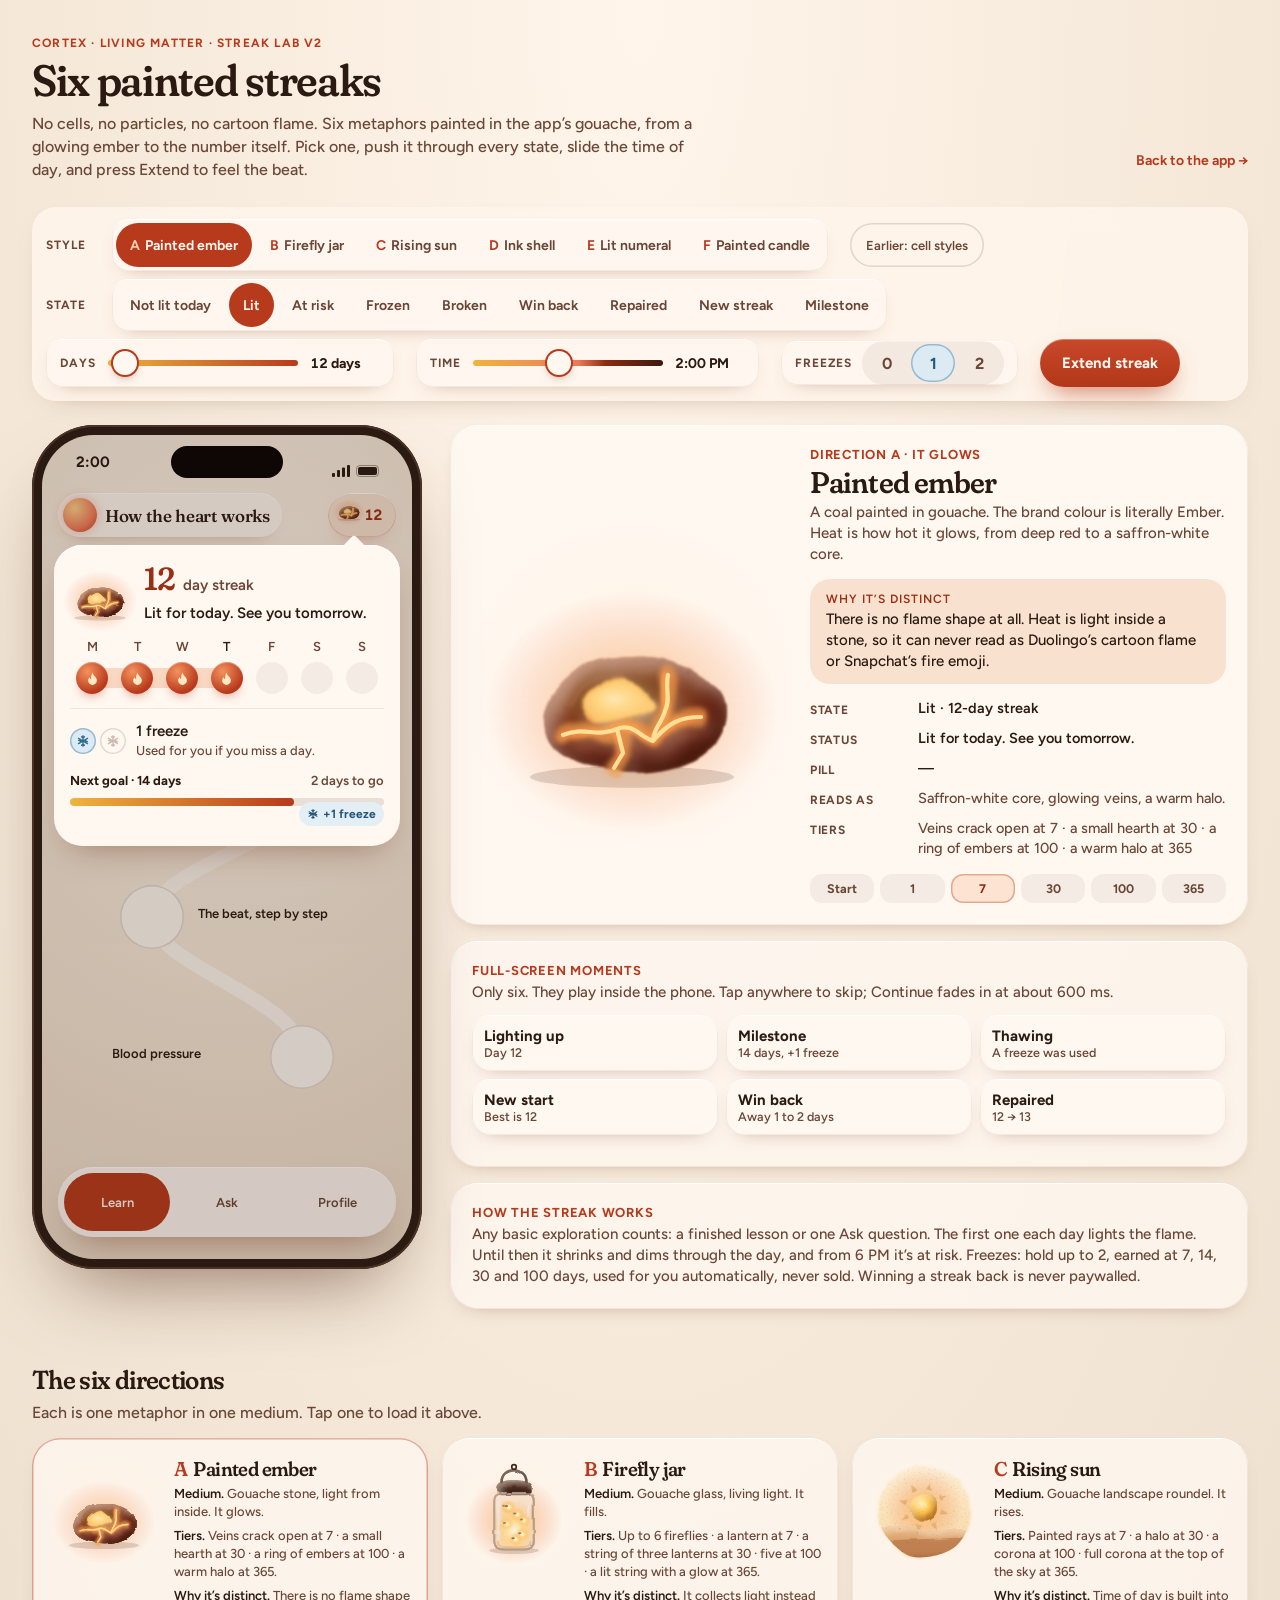
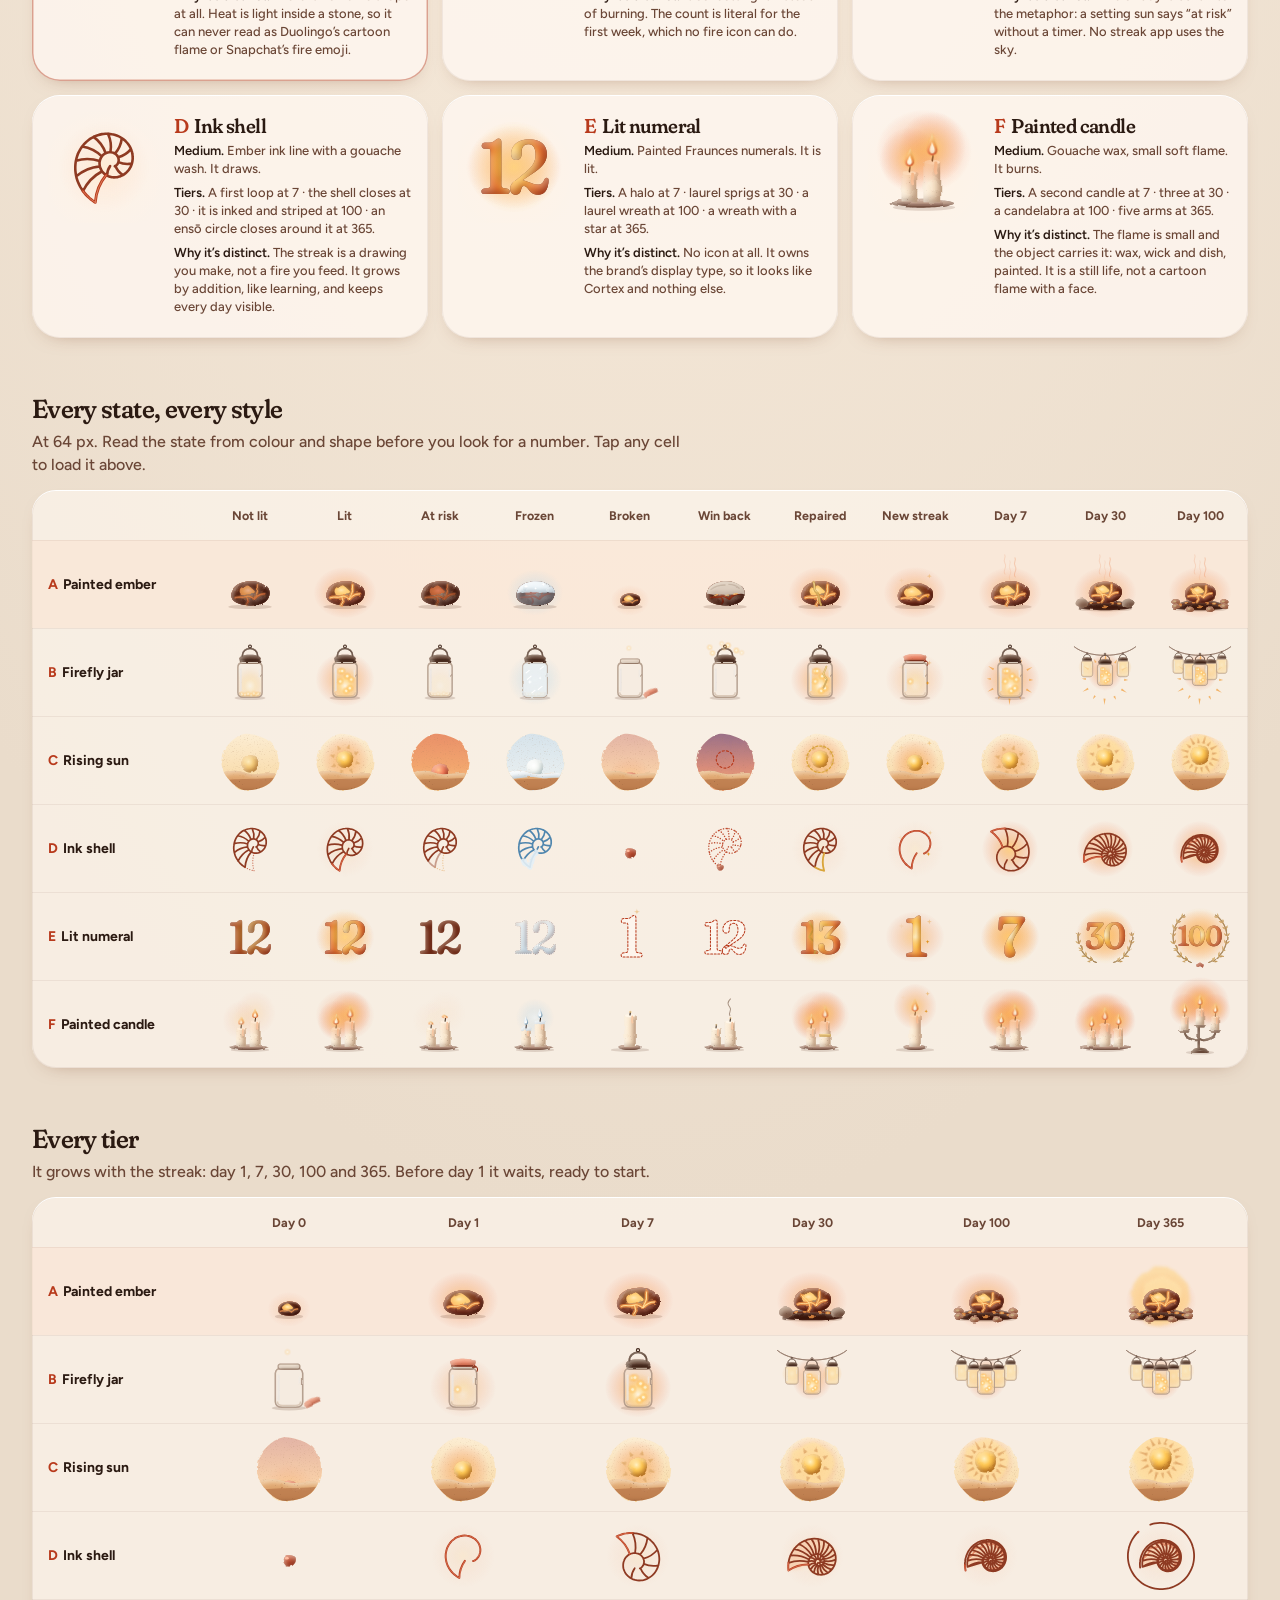
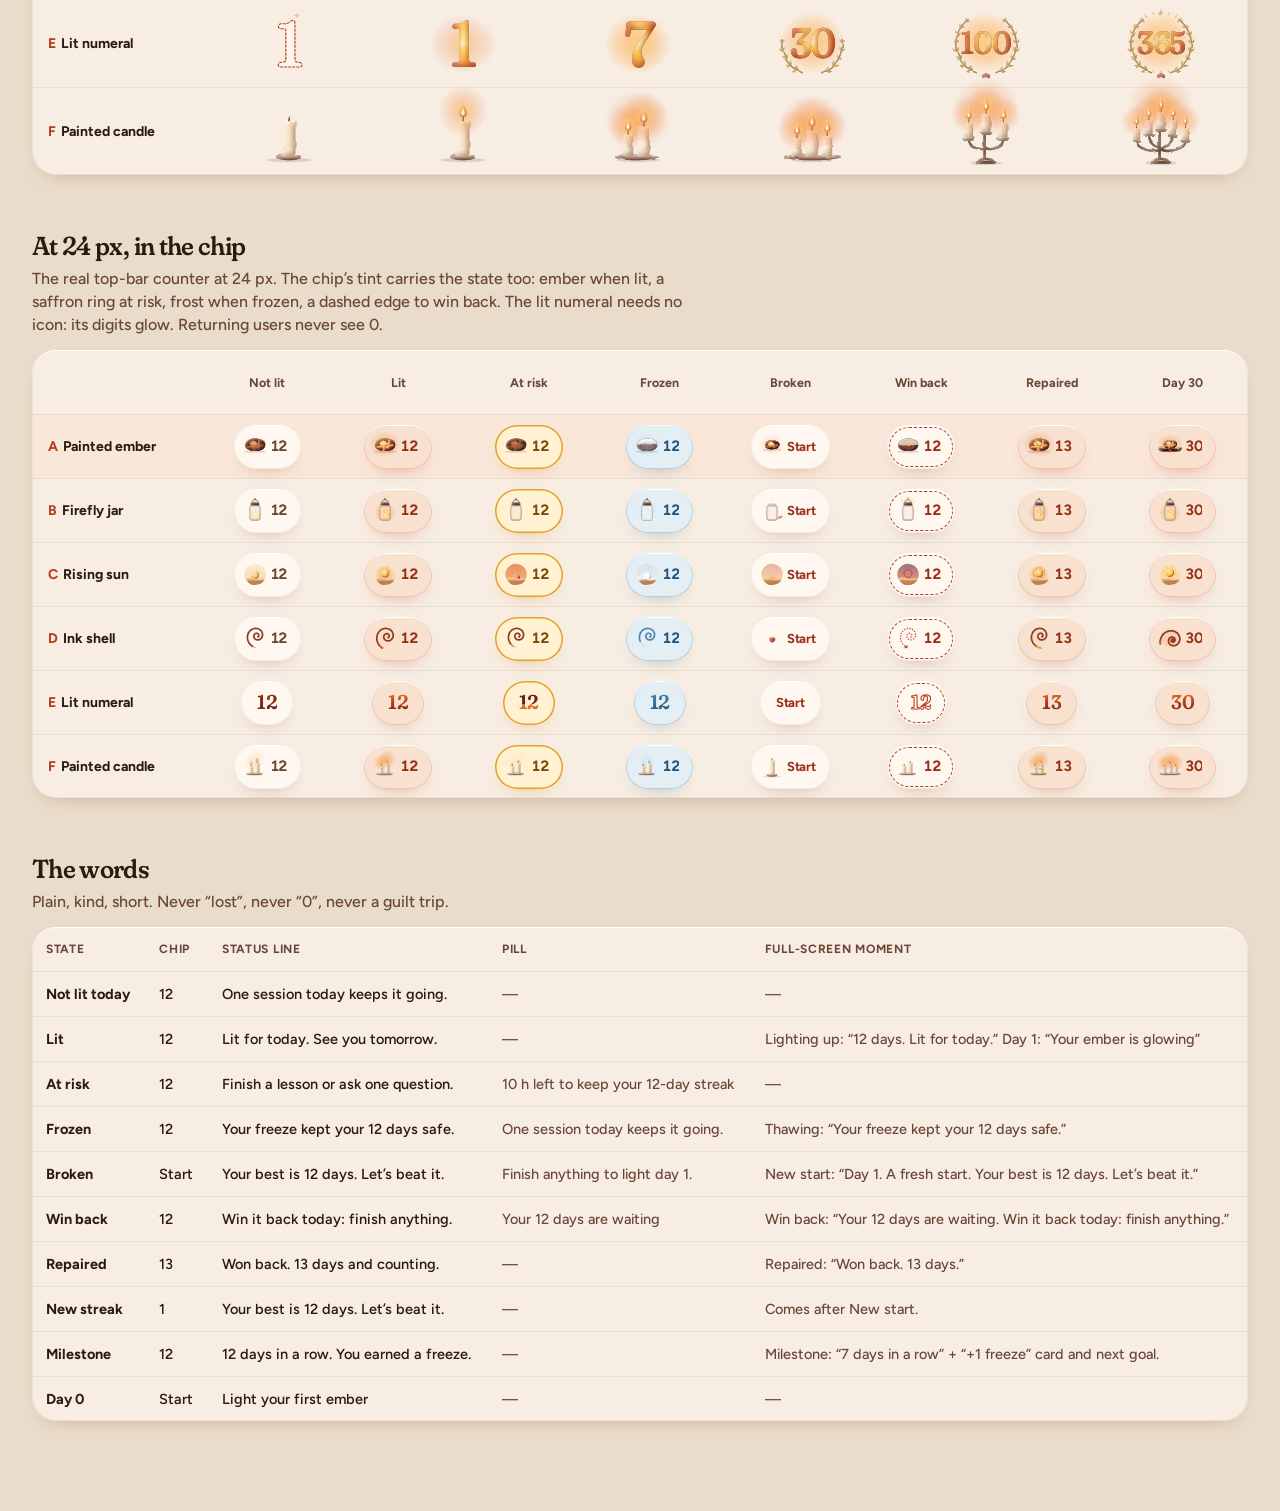
<file: prototypes/cortex-app/living/streak.html>
<!doctype html>
<html lang="en">
<head>
  <meta charset="utf-8">
  <meta name="viewport" content="width=device-width, initial-scale=1">
  <title>Cortex · Streak lab · Living Matter</title>
  <link rel="preconnect" href="https://fonts.googleapis.com">
  <link rel="preconnect" href="https://fonts.gstatic.com" crossorigin>
  <link href="https://fonts.googleapis.com/css2?family=Fraunces:ital,opsz,wght,SOFT,WONK@0,9..144,300..800,0..100,0..1;1,9..144,300..800,0..100,0..1&family=Figtree:ital,wght@0,400..800;1,400..800&display=swap" rel="stylesheet">
  <link rel="stylesheet" href="../streak/streak.css">
  <link rel="stylesheet" href="../streak/v2.css">
  <style>
    :root { --bone: #F6ECE1; --shell: #FFF8F1; --humus: #2B1A12; --bark: #6A4636; --ember: #B83A1C; --coral: #F07B5A; --saffron: #EFB43E;
      --display: 'Fraunces', Georgia, serif; --font: 'Figtree', ui-sans-serif, system-ui, sans-serif;
      --carved: inset 0 1px 0 #fff, inset 0 0 0 1px rgba(106, 70, 54, .08), 0 8px 20px -14px rgba(120, 60, 30, .55);
      --lit-bg: linear-gradient(180deg, #C8482A, #B23718); --lit-shadow: inset 0 1px 0 rgba(255, 255, 255, .3), 0 12px 26px -10px rgba(178, 55, 24, .7); }
    * { box-sizing: border-box; }
    html, body { margin: 0; }
    body { font-family: var(--font); color: var(--humus); background: radial-gradient(90% 60% at 50% 0%, #FFF5EA, #F3E6D6 60%, #EADCCB); min-height: 100vh; -webkit-font-smoothing: antialiased; }
    button { font: inherit; color: inherit; cursor: pointer; }
    .wrap { max-width: 1280px; margin: 0 auto; padding: 36px 32px 90px; }
    .top { display: flex; align-items: flex-end; justify-content: space-between; gap: 24px; flex-wrap: wrap; }
    .eyebrow { margin: 0; font-size: 12px; font-weight: 700; letter-spacing: .1em; text-transform: uppercase; color: var(--ember); }
    h1 { font-family: var(--display); font-weight: 560; font-variation-settings: "SOFT" 100, "opsz" 72; letter-spacing: -.03em; font-size: 44px; line-height: 48px; margin: 6px 0 8px; }
    h2 { font-family: var(--display); font-weight: 560; font-variation-settings: "SOFT" 100, "opsz" 72; letter-spacing: -.025em; font-size: 26px; line-height: 30px; margin: 56px 0 6px; }
    .lede { margin: 0; max-width: 660px; font-size: 16px; line-height: 23px; color: var(--bark); font-weight: 500; }
    .back { font-size: 14px; font-weight: 650; color: var(--ember); text-decoration: none; padding: 12px 0; }

    /* Controls */
    .controls { position: sticky; top: 8px; z-index: 20; margin: 26px 0 0; padding: 12px 14px 6px; border-radius: 24px; background: rgba(255, 245, 234, .86); -webkit-backdrop-filter: blur(14px); backdrop-filter: blur(14px); box-shadow: 0 10px 30px -22px rgba(120, 60, 30, .6); }
    .row { display: flex; align-items: center; gap: 14px; margin-bottom: 8px; flex-wrap: wrap; }
    .row > b { width: 52px; flex: none; font-size: 12px; font-weight: 700; letter-spacing: .08em; text-transform: uppercase; color: var(--bark); }
    .chips { display: flex; flex-wrap: wrap; gap: 4px; padding: 4px; border-radius: 16px; background: rgba(255, 248, 241, .7); box-shadow: var(--carved); }
    .chip { border: 0; background: transparent; border-radius: 999px; min-height: 44px; padding: 0 14px; font-size: 14px; font-weight: 650; color: var(--bark); }
    .chip i { font-style: normal; color: var(--ember); margin-right: 5px; }
    .chip:hover { background: rgba(255, 255, 255, .8); }
    .chip[aria-pressed="true"] { background: var(--ember); color: var(--shell); }
    .chip[aria-pressed="true"] i { color: #FFD2B8; }
    .chip:focus-visible, .btn:focus-visible, input:focus-visible { outline: 2px solid var(--ember); outline-offset: 2px; }
    .sliders { display: flex; flex-wrap: wrap; align-items: center; gap: 10px 22px; }
    .sl { display: flex; align-items: center; gap: 10px; min-height: 44px; padding: 0 14px; border-radius: 16px; background: rgba(255, 248, 241, .7); box-shadow: var(--carved); }
    .sl label { font-size: 12px; font-weight: 700; letter-spacing: .08em; text-transform: uppercase; color: var(--bark); }
    .sl output { min-width: 70px; font-size: 14px; font-weight: 700; font-variant-numeric: tabular-nums; }
    input[type=range] { -webkit-appearance: none; appearance: none; width: 190px; height: 44px; background: transparent; }
    input[type=range]::-webkit-slider-runnable-track { height: 6px; border-radius: 3px; background: linear-gradient(90deg, var(--saffron), var(--ember)); }
    input[type=range]::-webkit-slider-thumb { -webkit-appearance: none; width: 24px; height: 24px; margin-top: -9px; border-radius: 50%; background: var(--shell); box-shadow: 0 0 0 2px var(--ember), 0 4px 10px -2px rgba(120, 60, 30, .5); }
    input[type=range]::-moz-range-track { height: 6px; border-radius: 3px; background: linear-gradient(90deg, var(--saffron), var(--ember)); }
    input[type=range]::-moz-range-thumb { width: 22px; height: 22px; border: 0; border-radius: 50%; background: var(--shell); box-shadow: 0 0 0 2px var(--ember); }
    #time::-webkit-slider-runnable-track { background: linear-gradient(90deg, #EFB43E, #F07B5A 55%, #8E2A12 70%, #3A1A0E); }
    .seg { display: inline-flex; gap: 2px; padding: 3px; border-radius: 999px; background: rgba(106, 70, 54, .08); }
    .seg button { min-width: 44px; min-height: 38px; border: 0; border-radius: 999px; background: transparent; font-weight: 700; color: var(--bark); }
    .seg button[aria-pressed="true"] { background: #DCEBF3; color: #24557A; box-shadow: inset 0 0 0 1.5px rgba(63, 124, 166, .45); }
    .btn { min-height: 48px; padding: 0 22px; border: 0; border-radius: 999px; font-size: 15px; font-weight: 700; }
    .btn-lit { background: var(--lit-bg); box-shadow: var(--lit-shadow); color: var(--shell); }
    .btn-lit:active { transform: scale(.97); }
    .note { font-size: 13px; color: var(--bark); font-weight: 600; }

    /* Stage: phone + hero */
    .stage { display: grid; grid-template-columns: 390px 1fr; gap: 28px; margin-top: 24px; align-items: start; }
    .phone { position: relative; width: 390px; height: 844px; padding: 10px; border-radius: 62px; background: #2B1A12; box-shadow: inset 0 0 0 2px #4A3226, 0 40px 80px -34px rgba(70, 30, 10, .6); }
    .island { position: absolute; z-index: 90; top: 21px; left: 50%; width: 112px; height: 32px; margin-left: -56px; border-radius: 20px; background: #0E0705; }
    .screen { position: relative; width: 100%; height: 100%; border-radius: 52px; overflow: hidden; background: radial-gradient(120% 70% at 50% 26%, #FFF5EA 0%, #F7E8D8 55%, #EFDDCA 100%); }
    .ph-status { position: absolute; top: 0; left: 0; right: 0; height: 54px; padding: 18px 30px 0 34px; display: flex; justify-content: space-between; font-size: 15px; font-weight: 700; z-index: 5; }
    .ph-head { position: absolute; top: 58px; left: 16px; right: 16px; display: flex; align-items: center; justify-content: space-between; gap: 10px; z-index: 6; }
    .ph-switch { height: 44px; display: flex; align-items: center; gap: 8px; padding: 0 12px 0 5px; border: 0; border-radius: 999px; background: rgba(255, 248, 241, .94); box-shadow: inset 0 1px 0 #fff, 0 8px 20px -14px rgba(120, 60, 30, .55); font-family: var(--display); font-weight: 560; font-size: 17px; letter-spacing: -.02em; }
    .ph-switch .dot { width: 34px; height: 34px; border-radius: 50%; background: radial-gradient(circle at 34% 30%, #FFD08A, #F07B5A 62%, #B83A1C); box-shadow: 0 0 12px rgba(240, 123, 90, .45); }
    .ph-body { position: absolute; top: 114px; left: 0; right: 0; bottom: 0; padding: 4px 20px; }
    .ph-prog { display: flex; justify-content: space-between; font-size: 13px; line-height: 18px; font-weight: 600; color: var(--bark); padding: 0 4px; }
    .ph-prog b { color: var(--humus); font-weight: 700; }
    .ph-bar { margin: 8px 4px 0; height: 8px; border-radius: 4px; background: rgba(106, 70, 54, .15); }
    .ph-bar i { display: block; width: 22%; height: 100%; border-radius: 4px; background: linear-gradient(90deg, var(--saffron), #C9472B); }
    .ph-path { position: relative; margin-top: 30px; height: 520px; }
    .ph-path svg { position: absolute; inset: 0; }
    .stop { position: absolute; width: 64px; height: 64px; border-radius: 50%; }
    .stop.done { background: radial-gradient(circle at 34% 30%, #E46A44, #B83A1C 70%); box-shadow: inset 0 1px 0 rgba(255, 255, 255, .3), 0 8px 18px -8px rgba(184, 58, 28, .7); }
    .stop.now { background: radial-gradient(circle at 34% 30%, #FFD08A, #F07B5A 62%, #D9553A); box-shadow: 0 0 0 7px rgba(240, 123, 90, .14), 0 10px 24px -8px rgba(222, 90, 60, .7); }
    .stop.later { background: var(--shell); box-shadow: inset 0 0 0 1.5px rgba(106, 70, 54, .18); }
    .stop-l { position: absolute; font-size: 13px; line-height: 18px; font-weight: 600; width: 150px; }
    .ph-tabs { position: absolute; left: 16px; right: 16px; bottom: 22px; height: 70px; display: grid; grid-template-columns: repeat(3, 1fr); gap: 4px; padding: 6px; border-radius: 35px; background: rgba(255, 248, 241, .92); box-shadow: inset 0 1px 0 #fff, 0 16px 34px -16px rgba(120, 60, 30, .55); z-index: 6; }
    .ph-tabs span { display: grid; place-items: center; border-radius: 999px; font-size: 13px; font-weight: 600; color: var(--bark); }
    .ph-tabs span.on { background: var(--ember); color: var(--shell); }
    .ph-scrim { position: absolute; inset: 0; z-index: 7; background: rgba(43, 26, 18, .2); opacity: 0; pointer-events: none; transition: opacity 220ms ease-out; }
    .ph-drop { position: absolute; z-index: 8; top: 110px; left: 12px; right: 12px; transform-origin: 86% 0; opacity: 0; transform: translateY(-6px) scale(.97); pointer-events: none; transition: opacity 200ms ease-out, transform 260ms cubic-bezier(.2, .8, .2, 1); }
    .ph-drop::before { content: ''; position: absolute; top: -7px; right: 38px; width: 16px; height: 16px; border-radius: 3px; background: #FFF8F1; transform: rotate(45deg); }
    .screen.is-open .ph-drop { opacity: 1; transform: none; pointer-events: auto; }
    .screen.is-open .ph-scrim { opacity: 1; pointer-events: auto; }
    .ph-layer { position: absolute; inset: 0; z-index: 80; pointer-events: none; border-radius: 52px; }
    .ph-layer > * { pointer-events: auto; }
    .ph-chip { z-index: 9; position: relative; }

    .side { display: grid; gap: 16px; }
    .card { border-radius: 28px; background: rgba(255, 248, 241, .78); box-shadow: var(--carved); padding: 22px; }
    .card h3 { margin: 0 0 4px; font-size: 13px; font-weight: 700; letter-spacing: .06em; text-transform: uppercase; color: var(--ember); }
    .hero { display: grid; grid-template-columns: 320px 1fr; gap: 18px; align-items: center; background: var(--shell); }
    .hero-stage { position: relative; height: 320px; display: grid; place-items: center; border-radius: 24px; background: radial-gradient(60% 60% at 50% 55%, #FFF3E6, rgba(255, 243, 230, 0)); }
    .hero-name { font-family: var(--display); font-weight: 560; font-variation-settings: "SOFT" 100, "opsz" 72; font-size: 30px; line-height: 34px; letter-spacing: -.03em; margin: 4px 0 2px; }
    .hero-note { margin: 0 0 14px; color: var(--bark); font-weight: 500; font-size: 15px; line-height: 21px; }
    .kv { display: grid; grid-template-columns: 96px 1fr; gap: 8px 12px; margin: 0; font-size: 14.5px; line-height: 20px; }
    .kv dt { font-size: 12px; font-weight: 700; letter-spacing: .06em; text-transform: uppercase; color: var(--bark); padding-top: 2px; }
    .kv dd { margin: 0; font-weight: 600; }
    .kv dd.muted { color: var(--bark); font-weight: 500; }
    .ladder { display: flex; gap: 6px; margin-top: 16px; }
    .ladder span { flex: 1; text-align: center; padding: 7px 0; border-radius: 12px; font-size: 12.5px; font-weight: 700; color: var(--bark); background: rgba(106, 70, 54, .07); }
    .ladder span.on { background: #FCE3D2; color: #8E2A12; box-shadow: inset 0 0 0 1.5px rgba(184, 58, 28, .35); }
    .moments { display: grid; grid-template-columns: repeat(3, 1fr); gap: 8px; margin-top: 12px; }
    .moments button { min-height: 56px; border: 0; border-radius: 18px; background: var(--shell); box-shadow: var(--carved); padding: 8px 12px; text-align: left; font-weight: 700; font-size: 15px; }
    .moments button small { display: block; font-size: 12.5px; font-weight: 550; color: var(--bark); }
    .moments button:hover { box-shadow: inset 0 0 0 1.5px rgba(184, 58, 28, .4), var(--carved); }
    .moments-note { margin: 10px 0 0; font-size: 13px; color: var(--bark); font-weight: 500; }

    /* Grids */
    .grid { margin-top: 14px; display: grid; border-radius: 24px; background: rgba(255, 248, 241, .62); box-shadow: var(--carved); overflow: hidden; }
    .grid > div { display: grid; place-items: center; min-height: 88px; border-top: 1px solid rgba(106, 70, 54, .08); }
    .grid .gh { min-height: 50px; font-size: 12.5px; font-weight: 700; color: var(--bark); border-top: 0; text-align: center; line-height: 15px; padding: 0 4px; }
    .grid .gl { justify-items: start; padding-left: 16px; }
    .grid .gl button { border: 0; background: none; padding: 8px 0; min-height: 44px; text-align: left; font-weight: 700; font-size: 14px; }
    .grid .gl button i { font-style: normal; color: var(--ember); margin-right: 5px; }
    .grid .gl button:hover { color: var(--ember); }
    .grid .cell { cursor: pointer; border-radius: 0; }
    .grid .cell:hover { background: rgba(255, 255, 255, .6); }
    .grid .is-sel { background: rgba(252, 227, 210, .55); }
    .grid.chips24 > div { min-height: 64px; }
    .copytab { width: 100%; margin-top: 14px; border-collapse: separate; border-spacing: 0; border-radius: 24px; overflow: hidden; background: rgba(255, 248, 241, .62); box-shadow: var(--carved); font-size: 14.5px; line-height: 20px; }
    .copytab th, .copytab td { text-align: left; padding: 12px 14px; border-top: 1px solid rgba(106, 70, 54, .08); vertical-align: top; }
    .copytab thead th { border-top: 0; font-size: 12px; font-weight: 700; letter-spacing: .06em; text-transform: uppercase; color: var(--bark); }
    .copytab tbody th { font-weight: 700; white-space: nowrap; }
    .copytab td { font-weight: 550; }
    .copytab td.muted { color: var(--bark); font-weight: 500; }
    .rules { display: grid; grid-template-columns: repeat(3, 1fr); gap: 14px; margin-top: 14px; }
    .rules .card p { margin: 6px 0 0; font-size: 14.5px; line-height: 21px; color: var(--bark); font-weight: 500; }
    .rules .card b { color: var(--humus); }
    .chip.chip-old { margin-left: 8px; min-height: 44px; border: 0; border-radius: 999px; padding: 0 16px; font-size: 13px; font-weight: 600; color: var(--bark); background: transparent; box-shadow: inset 0 0 0 1.5px rgba(106, 70, 54, .18); }
    .chip.chip-old[aria-pressed="true"] { background: var(--humus); color: var(--shell); box-shadow: none; }
    .hero-why { margin: 0 0 14px; padding: 12px 16px; border-radius: 20px; background: #F8E2CF; font-size: 15px; line-height: 21px; font-weight: 500; color: var(--humus); }
    .hero-why b { display: block; font-size: 12px; line-height: 16px; letter-spacing: .09em; text-transform: uppercase; color: #9A2F15; font-weight: 600; margin-bottom: 2px; }
    .dirs { display: grid; grid-template-columns: repeat(3, 1fr); gap: 14px; margin-top: 14px; }
    .dir { display: grid; grid-template-columns: 112px 1fr; gap: 14px; align-items: start; text-align: left; border: 0; border-radius: 28px; padding: 16px; background: rgba(255, 248, 241, .78); box-shadow: var(--carved); cursor: pointer; }
    .dir:hover, .dir.is-sel { box-shadow: inset 0 0 0 1.5px rgba(184, 58, 28, .4), var(--carved); }
    .dir-art { width: 112px; height: 112px; display: grid; place-items: center; border-radius: 20px; background: radial-gradient(60% 60% at 50% 55%, #FFF3E6, rgba(255, 243, 230, 0)); }
    .dir h4 { margin: 2px 0 4px; font-family: var(--display); font-weight: 560; font-variation-settings: "SOFT" 100, "opsz" 72; font-size: 20px; line-height: 25px; letter-spacing: -.03em; }
    .dir h4 i { font-style: normal; color: var(--ember); margin-right: 6px; }
    .dir p { margin: 0 0 6px; font-size: 13px; line-height: 18px; font-weight: 500; color: var(--bark); }
    .dir p b { color: var(--humus); font-weight: 600; }
    @media (max-width: 1100px) { .dirs { grid-template-columns: 1fr; } }
    @media (max-width: 1100px) { .stage { grid-template-columns: 1fr; justify-items: center; } .hero { grid-template-columns: 1fr; } .rules { grid-template-columns: 1fr; } }
  </style>
</head>
<body>
  <div class="wrap">
    <div class="top">
      <div>
        <p class="eyebrow">Cortex · Living Matter · Streak lab v2</p>
        <h1>Six painted streaks</h1>
        <p class="lede">No cells, no particles, no cartoon flame. Six metaphors painted in the app’s gouache, from a glowing ember to the number itself. Pick one, push it through every state, slide the time of day, and press Extend to feel the beat.</p>
      </div>
      <a class="back" href="index.html?tab=learn">Back to the app →</a>
    </div>

    <div class="controls" role="region" aria-label="Controls">
      <div class="row"><b>Style</b><div class="chips" id="styleChips" role="group" aria-label="Style"></div><button type="button" class="chip chip-old" id="oldToggle" aria-pressed="false">Earlier: cell styles</button></div>
      <div class="row"><b>State</b><div class="chips" id="stateChips" role="group" aria-label="State"></div></div>
      <div class="row sliders">
        <div class="sl"><label for="days">Days</label><input id="days" type="range" min="0" max="400" step="1"><output id="daysOut" for="days"></output></div>
        <div class="sl"><label for="time">Time</label><input id="time" type="range" min="360" max="1435" step="5"><output id="timeOut" for="time"></output></div>
        <div class="sl"><label id="frzL">Freezes</label><span class="seg" id="frz" role="group" aria-labelledby="frzL"></span></div>
        <button type="button" class="btn btn-lit" id="extend">Extend streak</button>
        <span class="note" id="note"></span>
      </div>
    </div>

    <div class="stage">
      <div class="phone" aria-label="Phone preview">
        <div class="island" aria-hidden="true"></div>
        <div class="screen is-open" id="screen">
          <div class="ph-status"><span id="phTime">2:00</span><span aria-hidden="true" style="display:flex;gap:6px;align-items:center">
            <svg width="18" height="12" viewBox="0 0 18 12" fill="currentColor"><rect x="0" y="8" width="3" height="4" rx="1"/><rect x="5" y="5" width="3" height="7" rx="1"/><rect x="10" y="2.5" width="3" height="9.5" rx="1"/><rect x="15" y="0" width="3" height="12" rx="1"/></svg>
            <svg width="26" height="12" viewBox="0 0 26 12" fill="none"><rect x=".5" y=".5" width="22" height="11" rx="3.5" stroke="currentColor" opacity=".4"/><rect x="2" y="2" width="19" height="8" rx="2" fill="currentColor"/></svg></span></div>
          <header class="ph-head">
            <button type="button" class="ph-switch" tabindex="-1"><span class="dot" aria-hidden="true"></span>How the heart works</button>
            <span class="ph-chip" id="phChip"></span>
          </header>
          <div class="ph-body" aria-hidden="true">
            <div class="ph-prog"><span><b>2 of 9</b> · 22%</span><span>Full roadmap</span></div>
            <div class="ph-bar"><i></i></div>
            <div class="ph-path">
              <svg width="330" height="520" viewBox="0 0 330 520" fill="none"><path d="M70 40 C 200 60, 250 120, 250 170 S 90 250, 90 300 S 240 380, 240 440" stroke="rgba(255,248,241,.9)" stroke-width="14" stroke-linecap="round"/><path d="M70 40 C 200 60, 250 120, 250 170" stroke="#C9472B" stroke-width="5" stroke-linecap="round"/></svg>
              <span class="stop done" style="left:38px;top:8px"></span><span class="stop-l" style="left:112px;top:28px">What the heart does</span>
              <span class="stop now" style="left:218px;top:138px"></span><span class="stop-l" style="left:58px;top:158px">Four chambers</span>
              <span class="stop later" style="left:58px;top:268px"></span><span class="stop-l" style="left:136px;top:288px">The beat, step by step</span>
              <span class="stop later" style="left:208px;top:408px"></span><span class="stop-l" style="left:50px;top:428px">Blood pressure</span>
            </div>
          </div>
          <nav class="ph-tabs" aria-hidden="true"><span class="on">Learn</span><span>Ask</span><span>Profile</span></nav>
          <div class="ph-scrim" id="phScrim"></div>
          <div class="ph-drop" id="phDrop"></div>
          <div class="ph-layer" id="phLayer"></div>
        </div>
      </div>

      <div class="side">
        <div class="card hero">
          <div class="hero-stage"><div id="hero"></div></div>
          <div>
            <h3 id="heroEyebrow">Style 1</h3>
            <p class="hero-name" id="heroName"></p>
            <p class="hero-note" id="heroNote"></p>
            <p class="hero-why" id="heroWhy"></p>
            <dl class="kv">
              <dt>State</dt><dd id="kvState"></dd>
              <dt>Status</dt><dd id="kvStatus"></dd>
              <dt>Pill</dt><dd id="kvPill"></dd>
              <dt>Reads as</dt><dd class="muted" id="kvRead"></dd>
              <dt>Tiers</dt><dd class="muted" id="kvTiers"></dd>
            </dl>
            <div class="ladder" id="ladder" aria-label="Tiers"></div>
          </div>
        </div>
        <div class="card">
          <h3>Full-screen moments</h3>
          <p class="hero-note" style="margin:0">Only six. They play inside the phone. Tap anywhere to skip; Continue fades in at about 600 ms.</p>
          <div class="moments" id="moments"></div>
          <p class="moments-note" id="momNote"></p>
        </div>
        <div class="card">
          <h3>How the streak works</h3>
          <p class="hero-note" style="margin:0">Any basic exploration counts: a finished lesson or one Ask question. The first one each day lights the flame. Until then it shrinks and dims through the day, and from 6 PM it’s at risk. Freezes: hold up to 2, earned at 7, 14, 30 and 100 days, used for you automatically, never sold. Winning a streak back is never paywalled.</p>
        </div>
      </div>
    </div>

    <h2 id="dirsH">The six directions</h2>
    <p class="lede">Each is one metaphor in one medium. Tap one to load it above.</p>
    <div class="dirs" id="dirs"></div>

    <h2>Every state, every style</h2>
    <p class="lede">At 64 px. Read the state from colour and shape before you look for a number. Tap any cell to load it above.</p>
    <div class="grid" id="gridStates"></div>

    <h2>Every tier</h2>
    <p class="lede">It grows with the streak: day 1, 7, 30, 100 and 365. Before day 1 it waits, ready to start.</p>
    <div class="grid" id="gridTiers"></div>

    <h2>At 24 px, in the chip</h2>
    <p class="lede">The real top-bar counter at 24 px. The chip’s tint carries the state too: ember when lit, a saffron ring at risk, frost when frozen, a dashed edge to win back. The lit numeral needs no icon: its digits glow. Returning users never see 0.</p>
    <div class="grid chips24" id="grid24"></div>

    <h2>The words</h2>
    <p class="lede">Plain, kind, short. Never “lost”, never “0”, never a guilt trip.</p>
    <table class="copytab" id="copyTab"></table>
  </div>

  <script src="../streak/streak.js"></script>
  <script src="../streak/styles-v2.js"></script>
  <script>
  (function () {
    const S = window.Streak, $ = (id) => document.getElementById(id);
    const clamp = (v, a, b) => Math.max(a, Math.min(b, v));
    const Q = new URLSearchParams(location.search);
    // Styles: the six painted v2 styles are the main set (keys); the five earlier cell styles (1–5) sit behind a toggle.
    const qs = Q.get('style');
    const st = {
      style: S.isV2(qs) ? qs : /^[1-5]$/.test(qs || '') ? +qs : 'ember',
      state: S.STATES.includes(Q.get('state')) ? Q.get('state') : 'lit',
      days: Q.has('days') ? clamp(parseInt(Q.get('days'), 10) || 0, 0, 400) : 12,
      time: Q.has('time') ? clamp(parseInt(Q.get('time'), 10) || 840, 360, 1435) : 14 * 60,
      freezes: Q.has('freezes') ? clamp(parseInt(Q.get('freezes'), 10) || 0, 0, 2) : 1,
    };
    const fam = () => (S.isV2(st.style) ? 'v2' : 'v1');
    const LIST = () => (fam() === 'v2' ? S.STYLES2 : S.STYLES);
    const valOf = (s) => (s.key && S.isV2(s.key) ? s.key : s.id);
    const meta = () => LIST().find((s) => String(valOf(s)) === String(st.style)) || LIST()[0];
    const parseStyle = (v) => (S.isV2(v) ? v : +v);
    const heatOf = (m) => clamp(1 - (m - 360) / (1440 - 360), 0, 1);
    const hoursLeft = (m) => Math.max(1, Math.ceil((1440 - m) / 60));
    const fmt = (m) => { const h = Math.floor(m / 60), mm = m % 60, h12 = ((h + 11) % 12) + 1; return `${h12}:${String(mm).padStart(2, '0')} ${h < 12 ? 'AM' : 'PM'}`; };
    function eff(over) {
      const o = Object.assign({}, st, over || {});
      const r = { style: o.style, state: o.state, days: o.days, best: Math.max(3, o.days), heat: heatOf(o.time), freezes: o.freezes, hoursLeft: hoursLeft(o.time), today: 3 };
      if (o.state === 'born') { r.days = 1; r.best = Math.max(3, o.days); }
      if (o.state === 'broken') r.best = Math.max(1, o.days);
      return r;
    }
    const READS1 = {
      unlit: 'Smaller, deeper ember colour, no bright core. Shrinks as the day goes on.',
      lit: 'Full size, saffron core, cells rising fast.',
      risk: 'Low and guttering, with a saffron pulse at the base.',
      frozen: 'Frost blue, cells hang still, a snowflake mark.',
      broken: 'A single warm ember, ready to light. No number.',
      winback: 'The old flame held as empty cells or a dashed line, an ember glowing under it.',
      repaired: 'Lit, inside a dashed ring: the mark of a day won back.',
      born: 'A small new flame with fresh sparkles.',
      milestone: 'A corona of sparks around a bigger flame.',
    };
    const readsFor = (state) => (fam() === 'v2' ? S.READS2[st.style][state] : READS1[state]);

    // ---- controls ----
    function paintStyleChips() {
      $('styleChips').innerHTML = LIST().map((s) => `<button type="button" class="chip" data-style="${valOf(s)}"><i>${s.id}</i>${s.name}</button>`).join('');
      $('oldToggle').setAttribute('aria-pressed', fam() === 'v1');
      $('oldToggle').textContent = fam() === 'v1' ? 'Back to painted styles' : 'Earlier: cell styles';
    }
    $('stateChips').innerHTML = S.STATES.map((s) => `<button type="button" class="chip" data-state="${s}">${S.LABELS[s]}</button>`).join('');
    $('frz').innerHTML = [0, 1, 2].map((n) => `<button type="button" data-frz="${n}" aria-label="${n} freezes">${n}</button>`).join('');
    $('days').value = st.days; $('time').value = st.time;

    // ---- the live instances (rebuilt when the family changes) ----
    let open = true, hero, phChip, wd, builtFam = null;
    function makeLive() {
      if (hero) { hero.destroy(); phChip.destroy(); wd.destroy(); }
      hero = S.flame($('hero'), Object.assign(eff(), { size: 300, label: 'Streak preview' }));
      phChip = S.chip($('phChip'), Object.assign(eff(), { size: 24, onTap: () => { open = !open; $('screen').classList.toggle('is-open', open); } }));
      wd = S.widget($('phDrop'), eff());
    }
    $('phScrim').addEventListener('click', () => { open = false; $('screen').classList.remove('is-open'); });

    // ---- grids ----
    let gridMs = [], timed = [];
    const COLS = [
      ['Not lit', { state: 'unlit', days: 12 }], ['Lit', { state: 'lit', days: 12 }], ['At risk', { state: 'risk', days: 12 }], ['Frozen', { state: 'frozen', days: 12 }],
      ['Broken', { state: 'broken', days: 12 }], ['Win back', { state: 'winback', days: 12 }], ['Repaired', { state: 'repaired', days: 13 }], ['New streak', { state: 'born', days: 1 }],
      ['Day 7', { state: 'milestone', days: 7 }], ['Day 30', { state: 'milestone', days: 30 }], ['Day 100', { state: 'milestone', days: 100 }],
    ];
    const TIERS = [['Day 0', { state: 'unlit', days: 0 }], ['Day 1', { state: 'lit', days: 1 }], ['Day 7', { state: 'lit', days: 7 }], ['Day 30', { state: 'lit', days: 30 }], ['Day 100', { state: 'lit', days: 100 }], ['Day 365', { state: 'lit', days: 365 }]];
    const C24 = [['Not lit', { state: 'unlit', days: 12 }], ['Lit', { state: 'lit', days: 12 }], ['At risk', { state: 'risk', days: 12 }], ['Frozen', { state: 'frozen', days: 12 }], ['Broken', { state: 'broken', days: 12 }], ['Win back', { state: 'winback', days: 12 }], ['Repaired', { state: 'repaired', days: 13 }], ['Day 30', { state: 'milestone', days: 30 }]];
    // the risk column always shows an evening time (it only exists after 6 PM)
    const gridHeat = (s) => heatOf(s === 'risk' ? Math.max(st.time, 20 * 60) : st.time);
    function buildGrid(id, cols, mk) {
      const g = $(id), L = LIST(); g.style.gridTemplateColumns = `170px repeat(${cols.length}, 1fr)`;
      g.innerHTML = '<div class="gh"></div>' + cols.map((c) => `<div class="gh">${c[0]}</div>`).join('') +
        L.map((s) => `<div class="gl" data-row="${valOf(s)}"><button type="button" data-style="${valOf(s)}"><i>${s.id}</i>${s.name}</button></div>` +
          cols.map((c, j) => `<div class="cell" data-row="${valOf(s)}" data-pick="${valOf(s)}:${j}" role="button" tabindex="0" aria-label="${s.name}, ${c[0]}"><span data-mk="${valOf(s)}:${j}"></span></div>`).join('')).join('');
      g.querySelectorAll('[data-mk]').forEach((el) => { const [sv, j] = el.dataset.mk.split(':'); gridMs.push(mk(el, parseStyle(sv), cols[+j][1])); });
      g.onclick = (e) => { const c = e.target.closest('[data-pick]'); if (!c) return; const [sv, j] = c.dataset.pick.split(':'); const o = cols[+j][1]; setAll({ style: parseStyle(sv), state: o.state, days: o.days }); window.scrollTo({ top: 0, behavior: 'smooth' }); };
      g.onkeydown = (e) => { if ((e.key === 'Enter' || e.key === ' ') && e.target.matches('[data-pick]')) { e.preventDefault(); e.target.click(); } };
    }
    function buildGrids() {
      gridMs.forEach((m) => m.destroy()); gridMs = []; timed = [];
      buildGrid('gridStates', COLS, (el, sv, o) => { const f = S.flame(el, { style: sv, state: o.state, days: o.days, heat: gridHeat(o.state), size: 64, label: `${S.LABELS[o.state]}, ${o.days} days` }); if (o.state === 'unlit' || o.state === 'risk') timed.push(f); return f; });
      buildGrid('gridTiers', TIERS, (el, sv, o) => S.flame(el, { style: sv, state: o.state, days: o.days, size: 72, label: `${o.days} days` }));
      buildGrid('grid24', C24, (el, sv, o) => { const c = S.chip(el, { style: sv, state: o.state, days: o.days, heat: gridHeat(o.state), size: 24 }); c.el.tabIndex = -1; if (o.state === 'unlit' || o.state === 'risk') timed.push(c); return c; });
      // the six directions, one card each
      const dirs = $('dirs');
      dirs.innerHTML = LIST().map((s) => `<button type="button" class="dir" data-style="${valOf(s)}"><span class="dir-art"><span data-dir="${valOf(s)}"></span></span><span><h4><i>${s.id}</i>${s.name}</h4>${s.medium ? `<p><b>Medium.</b> ${s.medium}. It ${s.verb}.</p><p><b>Tiers.</b> ${s.tiers}.</p><p><b>Why it’s distinct.</b> ${s.distinct}</p>` : `<p>${s.note}</p>`}</span></button>`).join('');
      dirs.querySelectorAll('[data-dir]').forEach((el) => gridMs.push(S.flame(el, { style: parseStyle(el.dataset.dir), state: 'lit', days: 12, size: 104, decorative: true })));
      $('dirsH').textContent = fam() === 'v2' ? 'The six directions' : 'The earlier cell styles';
    }

    // ---- copy table ----
    function copyTable() {
      const o = { style: st.style, days: 12, best: 12, hoursLeft: hoursLeft(st.time), freezes: st.freezes };
      const MOM = { lit: 'Lighting up: “12 days. Lit for today.” Day 1: “' + ((S.FIRST2 && S.FIRST2[st.style]) ? S.FIRST2[st.style][1] : 'You lit your first flame') + '”', frozen: 'Thawing: “Your freeze kept your 12 days safe.”', broken: 'New start: “Day 1. A fresh start. Your best is 12 days. Let’s beat it.”', winback: 'Win back: “Your 12 days are waiting. Win it back today: finish anything.”', repaired: 'Repaired: “Won back. 13 days.”', milestone: 'Milestone: “7 days in a row” + “+1 freeze” card and next goal.', born: 'Comes after New start.', unlit: '', risk: '' };
      $('copyTab').innerHTML = `<thead><tr><th>State</th><th>Chip</th><th>Status line</th><th>Pill</th><th>Full-screen moment</th></tr></thead><tbody>` +
        S.STATES.map((s) => { const c = S.copy(s, s === 'born' ? Object.assign({}, o, { days: 1, best: 12 }) : s === 'repaired' ? Object.assign({}, o, { days: 13 }) : o); return `<tr><th>${S.LABELS[s]}</th><td>${c.chip}</td><td>${c.status}</td><td class="muted">${c.pill || '—'}</td><td class="muted">${MOM[s] || '—'}</td></tr>`; }).join('') +
        `<tr><th>Day 0</th><td>Start</td><td>${S.copy('unlit', { style: st.style, days: 0 }).title}</td><td class="muted">—</td><td class="muted">—</td></tr></tbody>`;
    }

    // ---- moments ----
    const MOMS = S.MOMENTS;
    function momOpts(name) {
      const e = eff();
      if (name === 'ignite') return { style: st.style, days: st.state === 'broken' ? 1 : Math.max(1, st.days) };
      if (name === 'milestone') return { style: st.style, days: S.MILESTONES.find((m) => m >= st.days) || 100, freezes: st.freezes };
      if (name === 'newstart') return { style: st.style, best: e.best };
      return { style: st.style, days: Math.max(1, st.days), freezes: st.freezes };
    }
    function momSub(name) {
      const o = momOpts(name), v = fam() === 'v2' ? meta().verb : 'lights';
      return { ignite: o.days === 1 ? `Day 1: it ${v}` : `Day ${o.days}`, milestone: `${o.days} days, +1 freeze`, thaw: 'A freeze was used', newstart: `Best is ${o.best}`, winback: 'Away 1 to 2 days', repaired: `${o.days} → ${o.days + 1}` }[name];
    }
    function paintMoments() { $('moments').innerHTML = MOMS.map((n) => `<button type="button" data-mom="${n}">${S.MOMENT_NAMES[n]}<small>${momSub(n)}</small></button>`).join(''); }
    $('moments').addEventListener('click', (e) => {
      const b = e.target.closest('[data-mom]'); if (!b) return;
      $('phLayer').innerHTML = '';
      const playing = S.moment($('phLayer'), b.dataset.mom, momOpts(b.dataset.mom));
      $('momNote').textContent = `Playing ${S.MOMENT_NAMES[b.dataset.mom]}. Tap the phone to skip.`;
      playing.then((r) => { $('momNote').textContent = `${S.MOMENT_NAMES[r.name]} closed${r.skipped ? ' (skipped)' : ''}.`; });
    });

    // ---- sync ----
    function sync(opt) {
      opt = opt || {};
      if (builtFam !== fam()) { builtFam = fam(); paintStyleChips(); makeLive(); buildGrids(); }
      const e = eff(), s = meta();
      document.querySelectorAll('#styleChips [data-style]').forEach((b) => b.setAttribute('aria-pressed', b.dataset.style === String(st.style)));
      document.querySelectorAll('#stateChips [data-state]').forEach((b) => b.setAttribute('aria-pressed', b.dataset.state === st.state));
      document.querySelectorAll('[data-frz]').forEach((b) => b.setAttribute('aria-pressed', +b.dataset.frz === st.freezes));
      document.querySelectorAll('.grid [data-row], .dir[data-style]').forEach((c) => c.classList.toggle('is-sel', (c.dataset.row || c.dataset.style) === String(st.style)));
      $('daysOut').textContent = st.state === 'broken' ? `best ${e.best}` : st.state === 'born' ? `best ${e.best}` : `${st.days} ${st.days === 1 ? 'day' : 'days'}`;
      $('timeOut').textContent = fmt(st.time); $('phTime').textContent = fmt(st.time).replace(/ [AP]M/, '');
      $('note').textContent = st.state === 'unlit' ? 'At risk starts at 6 PM' : st.state === 'risk' ? `${hoursLeft(st.time)} h left today` : '';
      if (!opt.keepInstances) { hero.set(e); phChip.set(e); wd.set(e); }
      timed.forEach((f) => f.set({ heat: gridHeat(f.flame ? f.flame.o.state : f.o.state) }));
      const c = S.copy(e.state, e);
      $('heroEyebrow').textContent = fam() === 'v2' ? `Direction ${s.id} · it ${s.verb}` : `Earlier · style ${s.id}`;
      $('heroName').textContent = s.name; $('heroNote').textContent = s.note;
      $('heroWhy').hidden = !s.distinct; $('heroWhy').innerHTML = s.distinct ? `<b>Why it’s distinct</b>${s.distinct}` : '';
      $('kvState').textContent = `${S.LABELS[st.state]} · ${c.title}`; $('kvStatus').textContent = c.status; $('kvPill').textContent = c.pill || '—'; $('kvRead').textContent = readsFor(st.state);
      $('kvTiers').textContent = s.tiers || '—';
      const tier = st.state === 'broken' ? 0 : S.tierOf(e.days);
      $('ladder').innerHTML = [['Start', 0], ['1', 1], ['7', 2], ['30', 3], ['100', 4], ['365', 5]].map(([l, t]) => `<span class="${t === tier ? 'on' : ''}">${l}</span>`).join('');
      paintMoments(); copyTable();
      const q = new URLSearchParams({ style: st.style, state: st.state, days: st.days });
      if (st.time !== 840) q.set('time', st.time); if (st.freezes !== 1) q.set('freezes', st.freezes);
      if (document.documentElement.classList.contains('still') && Q.has('still')) q.set('still', '');
      history.replaceState(null, '', '?' + q.toString().replace(/still=$/, 'still'));
    }
    function setAll(p) { Object.assign(st, p); if (p.days != null) $('days').value = st.days; sync(); }

    document.addEventListener('click', (e) => {
      const s = e.target.closest('#styleChips [data-style], .grid .gl [data-style], .dir[data-style]'); if (s) { setAll({ style: parseStyle(s.dataset.style) }); if (s.classList.contains('dir')) window.scrollTo({ top: 0, behavior: 'smooth' }); }
      if (e.target.closest('#oldToggle')) setAll({ style: fam() === 'v2' ? 1 : 'ember' });
      const t = e.target.closest('#stateChips [data-state]'); if (t) setAll({ state: t.dataset.state });
      const f = e.target.closest('[data-frz]'); if (f) setAll({ freezes: +f.dataset.frz });
    });
    $('days').addEventListener('input', (e) => setAll({ days: +e.target.value }));
    $('time').addEventListener('input', (e) => {
      st.time = +e.target.value;
      if (st.state === 'unlit' && st.time >= 1080) st.state = 'risk';
      else if (st.state === 'risk' && st.time < 1080) st.state = 'unlit';
      sync();
    });

    // Extend: the ignite/extend beat on every live instance. The number rolls on impact.
    let busy = false;
    $('extend').addEventListener('click', () => {
      if (busy) return; busy = true;
      const e = eff();
      const from = st.state === 'broken' ? 0 : e.days;
      const to = from + 1;
      const state = st.state === 'winback' ? 'repaired' : to === 1 ? 'born' : S.MILESTONES.includes(to) ? 'milestone' : 'lit';
      const opt = { to, state, ignite: from === 0 };
      if (st.state === 'broken') { hero.set({ days: 0 }, { instant: true }); }
      Promise.all([hero.extend(opt), phChip.extend(opt), wd.extend(opt)]).then(() => { busy = false; });
      setTimeout(() => { st.days = to; st.state = state; $('days').value = to; sync({ keepInstances: true }); }, Streak.isStill() ? 0 : 640);
    });

    sync();
  })();
  </script>
</body>
</html>
</file>
<file: prototypes/cortex-app/core/shell.css>
/* Shared tokens + shell. Modules prefix their own classes (ob-, ln-, ak-, pf-). */
:root {
  --ink: #141211; --ink-2: #57534F; --ink-3: #5C5854;
  --cobalt-300: #7FA3FF; --cobalt-500: #1F5BE0; --cobalt-700: #1A47B8; --cobalt-900: #0B2A66;
  --right: #12A58A; --wrong: #E5484D;
  --font: 'Geist', ui-sans-serif, system-ui, -apple-system, sans-serif;
  --out: cubic-bezier(0.23, 1, 0.32, 1); --glide: cubic-bezier(0.32, 0.72, 0, 1);
  --canvas: linear-gradient(180deg, #ECEAEE 0%, #E2E3E7 55%, #DCDCDE 100%);
  --card-shadow: 0 1px 2px rgba(20,18,17,.05), 0 10px 30px rgba(20,18,17,.08);
  --carved: inset 0 0 0 1px #FFFFFF, inset -1px -4px 3.6px rgba(61,61,61,.2), inset 1px 2px 1.2px rgba(255,255,255,.81), inset 0 -2px 4.5px rgba(255,255,255,.78), inset 0 0 20px #FFFFFF, -1px 2px 6px rgba(0,0,0,.1), 0 6px 18px rgba(0,0,0,.07);
  --lit-bg: linear-gradient(180deg, #0B2A66 0%, #1F5BE0 55%, #8FB0FF 100%);
  --lit-shadow: inset 0 0 0 1.6px rgba(255,255,255,.55), inset 0 -6px 13px rgba(255,255,255,.35), inset 0 2px 1.2px rgba(255,255,255,.45), 0 10px 26px rgba(31,91,224,.38);

  /* Design system v2 tokens (DESIGN_SYSTEM.md §0), neutral values for the root build.
     living/theme.css redefines every one of them with the warm values. Modules use only these. */
  --shell: #FFFFFF; --bone: #ECEAEE; --humus: #141211; --bark: #57534F; --disabled: #D6D5DB;
  --ember: #1F5BE0; --ember-700: #1A47B8; --ember-tint: #EEF3FF; --on-ember-sub: rgba(255,255,255,.88);
  --coral: #7FA3FF; --saffron: #FFB547;
  --right-ink: #0B7A66; --wrong-ink: #C4343A;
  --display: var(--font);
  --t-display-xl: 32px; --lh-display-xl: 36px;
  --t-display-l: 28px;  --lh-display-l: 32px;
  --t-display-m: 24px;  --lh-display-m: 28px;
  --t-display-s: 20px;  --lh-display-s: 25px;
  --t-l: 17px; --lh-l: 24px;
  --t-m: 15px; --lh-m: 21px;
  --t-s: 13px; --lh-s: 18px;
  --t-xs: 12px; --lh-xs: 16px;
  --r-12: 12px; --r-20: 20px; --r-28: 28px; --r-40: 40px; --r-pill: 999px;
  --margin: 20px;
  --e-rest: 0 1px 2px rgba(20,18,17,.05), 0 6px 16px rgba(20,18,17,.06);
  --e-raised: var(--card-shadow);
  --e-float: inset 0 0 0 1px rgba(255,255,255,.85), 0 12px 32px rgba(20,18,17,.14);
  --e-selected: 0 10px 24px rgba(31,91,224,.28);
  --e-right: 0 10px 24px rgba(18,165,138,.28);
  --e-wrong: 0 10px 24px rgba(229,72,77,.28);
}
* { box-sizing: border-box; }
html, body { margin: 0; height: 100%; }
body { font-family: var(--font); color: var(--ink); -webkit-font-smoothing: antialiased; background: linear-gradient(175deg, #CDCDD4, #D3D2D6 50%, #D9D5CE); overflow: hidden; }
button { font: inherit; color: inherit; cursor: pointer; -webkit-tap-highlight-color: transparent; }
button:focus-visible { outline: 2px solid var(--ember); outline-offset: 3px; }

/* Shared building blocks modules may use */
.btn-lit { height: 58px; width: 100%; border: 0; border-radius: var(--r-pill); color: var(--shell); font-family: var(--font); font-weight: 600; font-size: var(--t-l); letter-spacing: -.01em; background: var(--lit-bg); box-shadow: var(--lit-shadow); transition: transform 160ms var(--out), box-shadow 300ms; flex-shrink: 0; }
.btn-lit:active { transform: scale(.965); }
.btn-lit:disabled { background: var(--disabled); color: var(--bark); box-shadow: none; cursor: default; }
.btn-lit:disabled:active { transform: none; }
.btn-carved { height: 52px; width: 100%; border: 0; border-radius: var(--r-pill); background: var(--shell); box-shadow: var(--e-rest); font-weight: 600; font-size: var(--t-l); transition: transform 160ms var(--out); flex-shrink: 0; }
.btn-carved:active { transform: scale(.965); }
.chip-fill[aria-pressed="true"] { background: var(--ember) !important; color: var(--shell) !important; }

/* Page + side panel */
.page { height: 100vh; display: grid; grid-template-columns: 270px auto 270px; gap: 52px; justify-content: center; align-items: center; padding: 24px; }
.side { align-self: stretch; overflow-y: auto; padding: 24px 4px; scrollbar-width: none; display: flex; flex-direction: column; justify-content: center; }
.side::-webkit-scrollbar { display: none; }
.side .eyebrow { margin: 0; font-size: 11px; font-weight: 600; letter-spacing: .1em; text-transform: uppercase; color: var(--ink-3); }
.side h2 { font-weight: 600; font-size: 24px; letter-spacing: -.03em; margin: 6px 0; }
.side p { margin: 0 0 14px; font-size: 14px; line-height: 20px; font-weight: 500; color: var(--ink-2); }
.side h3 { margin: 18px 0 6px; font-size: 11px; font-weight: 600; letter-spacing: .1em; text-transform: uppercase; color: var(--ink-3); }
.jump { display: grid; gap: 2px; }
.jump button { text-align: left; border: 0; background: transparent; padding: 7px 10px; border-radius: 10px; font-size: 13px; font-weight: 500; color: var(--ink-2); display: flex; gap: 10px; }
.jump button:hover { background: rgba(255,255,255,.55); color: var(--ink); }
.jump button[aria-current="step"] { background: #fff; color: var(--ink); font-weight: 600; }
.jump i { font-style: normal; width: 18px; color: var(--ink-3); }
.seg { display: flex; gap: 4px; padding: 4px; border-radius: 14px; background: rgba(255,255,255,.5); }
.seg button { flex: 1; border: 0; background: transparent; border-radius: 10px; padding: 8px 6px; font-size: 12.5px; font-weight: 600; color: var(--ink-2); }
.seg button[aria-pressed="true"] { background: var(--cobalt-500); color: #fff; }
.seg-note { font-size: 12px; line-height: 16px; color: var(--ink-3); margin: 6px 2px 0; font-weight: 500; }
.restart { margin-top: 18px; height: 44px; padding: 0 18px; border-radius: 999px; border: 0; background: #E4E1E6; box-shadow: var(--carved); font-weight: 600; font-size: 14px; }
@media (max-width: 1100px) { .side { display: none; } .page { grid-template-columns: auto; } }

/* Phone */
#phoneHolder { position: relative; }
.phone-wrap { width: 390px; height: 844px; transform-origin: top left; }
.phone { width: 390px; height: 844px; border-radius: 56px; padding: 11px; background: #0d0d0f; box-shadow: 0 0 0 2px #2a2a2a, 0 30px 80px rgba(20,18,17,.3), 0 8px 20px rgba(20,18,17,.18); position: relative; }
.island { position: absolute; top: 22px; left: 50%; width: 120px; height: 34px; border-radius: 20px; background: #000; transform: translateX(-50%); z-index: 99; }
.screen { position: relative; width: 100%; height: 100%; border-radius: 46px; overflow: clip; isolation: isolate; background: var(--canvas); }
.statusbar { position: absolute; top: 0; left: 0; right: 0; height: 54px; display: flex; justify-content: space-between; align-items: center; padding: 6px 34px 0; font-weight: 600; font-size: var(--t-l); z-index: 98; pointer-events: none; transition: color 600ms; }
.screen.is-dark .statusbar { color: #fff; }

/* Layers: every module owns one. Hidden layers never catch clicks. */
.layer { position: absolute; inset: 0; }
.layer[hidden] { display: none; }
#tabLayer { z-index: 10; }
.view { position: absolute; inset: 0; }
.view[hidden] { display: none; }
#onboardingLayer { z-index: 40; }
#sheetLayer { z-index: 70; pointer-events: none; }
#sheetLayer > * { pointer-events: auto; }
#toastLayer { z-index: 90; pointer-events: none; }

/* Tab bar */
.tabbar { position: absolute; left: 16px; right: 16px; bottom: 22px; height: 70px; z-index: 30; display: flex; padding: 6px; border-radius: var(--r-pill); background: rgba(255,255,255,.62); box-shadow: var(--e-float); -webkit-backdrop-filter: blur(18px) saturate(1.4); backdrop-filter: blur(18px) saturate(1.4); transition: transform 500ms var(--glide), opacity 300ms; }
.tabbar.hide { transform: translateY(120px); opacity: 0; pointer-events: none; }
.tabbar button { flex: 1; border: 0; background: transparent; border-radius: 999px; display: flex; flex-direction: column; align-items: center; justify-content: center; gap: 4px; font-size: var(--t-s); line-height: var(--lh-s); font-weight: 600; color: var(--bark); transition: background-color 200ms, color 200ms; }
.tabbar button[aria-current="page"] { background: var(--ember); color: var(--shell); box-shadow: var(--e-selected); }

/* Paywall sheet (shell-owned) */
.pw-backdrop { position: absolute; inset: 0; background: rgba(20,18,17,.38); -webkit-backdrop-filter: blur(3px); backdrop-filter: blur(3px); animation: pwFade 260ms ease-out both; }
.pw-sheet { position: absolute; left: 8px; right: 8px; bottom: 8px; border-radius: var(--r-40); padding: 24px 20px 20px; background: linear-gradient(180deg, #FDFCFB, #F3F1F0); box-shadow: inset 0 1px 0 #fff, 0 30px 70px rgba(20,18,17,.35); animation: pwUp 480ms var(--glide) both; display: flex; flex-direction: column; gap: 12px; }
.pw-sheet.closing, .pw-backdrop.closing { animation: pwDown 220ms ease-in both; }
.pw-backdrop.closing { animation-name: pwFadeOut; }
.pw-grab { position: absolute; top: 8px; left: 50%; transform: translateX(-50%); width: 36px; height: 5px; border-radius: var(--r-pill); background: rgba(20,18,17,.14); }
.pw-x { position: absolute; top: 12px; right: 12px; width: 44px; height: 44px; border-radius: 50%; border: 0; background: rgba(20,18,17,.06); display: grid; place-items: center; color: var(--bark); }
.pw-eyebrow { margin: 4px 0 0; text-align: center; font-size: var(--t-xs); line-height: var(--lh-xs); font-weight: 600; letter-spacing: .09em; text-transform: uppercase; color: var(--ember); }
.pw-title { margin: 0; text-align: center; font-family: var(--display); font-size: var(--t-display-m); font-weight: 600; letter-spacing: -.03em; line-height: var(--lh-display-m); }
.pw-sub { margin: 0; text-align: center; font-size: var(--t-m); line-height: var(--lh-m); font-weight: 500; color: var(--bark); }
.pw-perks { display: grid; gap: 12px; margin: 4px 0 8px; }
.pw-perk { display: flex; gap: 12px; align-items: center; font-size: var(--t-m); line-height: var(--lh-m); font-weight: 600; }
.pw-perk i { width: 36px; height: 36px; border-radius: var(--r-12); background: var(--ember-tint); color: var(--ember); display: grid; place-items: center; font-style: normal; flex-shrink: 0; }
.pw-free { height: 44px; border: 0; background: transparent; font-weight: 600; font-size: var(--t-l); color: var(--bark); }
.pw-fine { margin: 0; text-align: center; font-size: var(--t-s); line-height: var(--lh-s); color: var(--ink-3); font-weight: 500; }
@keyframes pwUp { from { transform: translateY(105%); } }
@keyframes pwDown { to { transform: translateY(105%); } }
@keyframes pwFade { from { opacity: 0; } }
@keyframes pwFadeOut { to { opacity: 0; } }

.toast { position: absolute; left: 50%; bottom: 112px; transform: translateX(-50%); background: var(--humus); color: var(--shell); padding: 12px 20px; border-radius: var(--r-pill); font-size: var(--t-m); line-height: var(--lh-m); font-weight: 600; box-shadow: var(--e-float); white-space: nowrap; animation: toast 2400ms var(--out) both; }
@keyframes toast { 0% { opacity: 0; transform: translate(-50%, 10px); } 10%, 85% { opacity: 1; transform: translate(-50%, 0); } 100% { opacity: 0; } }

@media (prefers-reduced-motion: reduce) { *, *::before, *::after { animation-duration: 1ms !important; transition-duration: 1ms !important; } }
.still *, .still *::before, .still *::after { animation: none !important; transition: none !important; }
#brain { width: 320px; height: 320px; display: block; touch-action: none; cursor: grab; }
</file>
<file: prototypes/cortex-app/onboarding/onboarding.css>
/* Onboarding v5 · every class is prefixed ob- and scoped under .ob. One question per screen, lots of air.
   living/theme.css restyles the shared pieces (.ob-opt, .ob-chip, .ob-field, .ob-btn, .ob-bar, .ob-back, .ob-head) for Living Matter. */
.ob { position: absolute; inset: 0; overflow: hidden; font-family: var(--font); color: var(--ink); user-select: none; -webkit-user-select: none; transition: opacity 320ms ease-out, transform 320ms var(--out); }
.ob.ob-leave { opacity: 0; transform: scale(.985); }
.ob button, .ob input { font-family: var(--font); }

/* ---------- Backgrounds ---------- */
.ob-day { position: absolute; inset: 0; z-index: 0; background: var(--canvas); }
.ob-glow { position: absolute; left: -20%; right: -20%; top: -6%; height: 62%; z-index: 1; pointer-events: none; background: radial-gradient(50% 50% at 50% 50%, rgba(255, 214, 184, .55), rgba(255, 214, 184, 0) 70%); transition: transform 1000ms var(--glide), opacity 800ms ease-out; }
.ob.ob-building .ob-glow { transform: translateY(14%) scale(1.1); }
.ob-night { position: absolute; inset: 0; z-index: 2; pointer-events: none; opacity: 0; transition: opacity 1400ms cubic-bezier(.4, 0, .2, 1);
  background: radial-gradient(70% 45% at 50% 42%, #10194A 0%, rgba(16, 25, 74, 0) 70%), radial-gradient(60% 40% at 15% 85%, rgba(76, 30, 110, .55), transparent 70%), #04050B; }
.ob.ob-dark .ob-night { opacity: 1; }

/* ---------- The particles ---------- */
.ob-brain { position: absolute; left: 0; top: 0; width: 320px; height: 320px; z-index: 8; transform-origin: 50% 50%; transition: transform 1000ms var(--glide), opacity 700ms ease-out; will-change: transform; }
.ob-brain.snap { transition: none; }
.ob-brain canvas { position: relative; }
.ob.ob-trailer .ob-brain canvas { -webkit-mask-image: radial-gradient(circle, #000 52%, transparent 70%); mask-image: radial-gradient(circle, #000 52%, transparent 70%); }
.ob-halo { position: absolute; inset: 14%; border-radius: 50%; background: radial-gradient(circle, rgba(70, 110, 255, .35), transparent 68%); filter: blur(10px); opacity: 0; transition: opacity 1400ms ease-out; pointer-events: none; }
.ob.ob-dark .ob-halo, .ob.ob-building .ob-halo { opacity: 1; }
#onboardingLayer canvas.ob-fx { position: absolute; inset: 0; z-index: 30; pointer-events: none; width: 100%; height: 100%; }

/* ---------- Trailer ---------- */
.ob-tline { position: absolute; left: 32px; right: 32px; top: 566px; z-index: 12; margin: 0; text-align: center; font-family: var(--display, var(--font)); font-weight: 600; font-size: var(--t-display-xl); line-height: var(--lh-display-xl); letter-spacing: -.03em; text-wrap: balance; color: #fff; pointer-events: none; }
.ob-tline .w { display: inline-block; opacity: 0; filter: blur(8px); transform: translateY(8px); transition: opacity 700ms ease-out, filter 700ms ease-out, transform 800ms var(--out); }
.ob-tline .w.on { opacity: 1; filter: blur(0); transform: none; }
.ob-skip { position: absolute; top: 58px; right: var(--margin); z-index: 40; height: 44px; padding: 0 16px; border-radius: var(--r-pill); border: 0; background: rgba(255, 255, 255, .12); color: #fff; font-size: var(--t-m); font-weight: 600; box-shadow: inset 0 0 0 1px rgba(255, 255, 255, .22); opacity: 0; pointer-events: none; transition: opacity 400ms, transform 160ms var(--out); }
.ob-skip.on { opacity: 1; pointer-events: auto; }
.ob-skip:active { transform: scale(.95); }

/* ---------- Question chrome ---------- */
.ob-qtop { position: absolute; top: 58px; left: var(--margin); right: var(--margin); height: 44px; z-index: 22; display: flex; align-items: center; gap: 16px; opacity: 0; pointer-events: none; transition: opacity 400ms ease-out; }
.ob-qtop.on { opacity: 1; pointer-events: auto; }
.ob-back { width: 44px; height: 44px; border-radius: 50%; border: 0; background: var(--shell); box-shadow: var(--e-rest); display: grid; place-items: center; flex-shrink: 0; color: var(--ink); transition: transform 160ms var(--out); }
.ob-back:active { transform: scale(.93); }
.ob-bar { flex: 1; height: 8px; margin-right: 60px; border-radius: var(--r-pill); background: rgba(20, 18, 17, .09); overflow: hidden; }
.ob-bar i { display: block; height: 100%; width: 0; border-radius: var(--r-pill); background: var(--ember); transition: width 700ms var(--out); }

/* ---------- The pane: one screen's content ---------- */
.ob-pane { position: absolute; left: 0; right: 0; top: 104px; bottom: 112px; z-index: 14; padding: 0 var(--margin); display: flex; flex-direction: column; pointer-events: none; }
.ob-pane > * { pointer-events: auto; flex: none; }
.ob-vis { height: 136px; pointer-events: none !important; }
.ob-topic .ob-vis { height: 100px; }
.ob-topic .ob-head { margin-bottom: 20px; }
.ob-pane.in > * { animation: obIn 560ms var(--out) both; }
.ob-pane.in > *:nth-child(2) { animation-delay: 40ms; }
.ob-pane.in > *:nth-child(3) { animation-delay: 110ms; }
.ob-pane.in > *:nth-child(4) { animation-delay: 170ms; }
.ob-pane.in > *:nth-child(5) { animation-delay: 220ms; }
.ob-pane.in > *:nth-child(6) { animation-delay: 260ms; }
.ob-pane.in > *:nth-child(7) { animation-delay: 300ms; }
@keyframes obIn { from { opacity: 0; transform: translateY(14px); } to { opacity: 1; transform: none; } }

.ob-head { margin: 0 0 24px; text-align: center; font-family: var(--display, var(--font)); font-size: var(--t-display-l); line-height: var(--lh-display-l); font-weight: 600; letter-spacing: -.03em; text-wrap: balance; }

/* Welcome */
.ob-pane.ob-welcome { top: 500px; bottom: 180px; text-align: center; justify-content: flex-start; }
.ob-title { font-size: var(--t-display-xl); line-height: var(--lh-display-xl); margin-bottom: 12px; }
.ob-lede { margin: 0 auto; max-width: 290px; font-size: var(--t-l); line-height: var(--lh-l); font-weight: 500; color: var(--bark); text-wrap: balance; }

/* Options: one tap, a fill when chosen */
.ob-opts { display: flex; flex-direction: column; gap: 10px; }
.ob-opt { min-height: 60px; width: 100%; padding: 12px 18px; border-radius: var(--r-20); border: 0; background: var(--shell); box-shadow: var(--e-rest); display: flex; align-items: center; gap: 12px; text-align: left; color: var(--ink); transition: transform 180ms var(--out), background-color 200ms ease-out, color 200ms ease-out, box-shadow 200ms ease-out; }
.ob-opt:active { transform: scale(.98); }
.ob-ot { display: flex; flex-direction: column; gap: 0; min-width: 0; }
.ob-ot b { font-size: var(--t-l); line-height: var(--lh-l); font-weight: 600; letter-spacing: -.015em; }
.ob-ot small { font-size: var(--t-m); line-height: var(--lh-m); font-weight: 500; color: var(--bark); transition: color 200ms ease-out; }
.ob-opt[aria-checked="true"] { background: var(--ember); color: var(--shell); box-shadow: var(--e-selected); }
.ob-opt[aria-checked="true"] small { color: var(--on-ember-sub); }

/* What to learn: a field, then quiet suggestions */
.ob-field { display: block; border-radius: var(--r-20); background: var(--shell); box-shadow: var(--e-raised); transition: box-shadow 260ms ease-out; cursor: text; }
.ob-field:focus-within { box-shadow: 0 0 0 2px var(--ember), 0 0 0 6px color-mix(in srgb, var(--ember) 12%, transparent); }
.ob-field input { display: block; width: 100%; height: 58px; padding: 0 20px; border: 0; outline: 0; background: transparent; font-size: var(--t-l); font-weight: 600; letter-spacing: -.015em; color: var(--humus); caret-color: var(--ember); border-radius: inherit; }
.ob-field input::placeholder { color: var(--ink-3); font-weight: 500; opacity: 1; }
.ob-sugs { margin-top: 12px; display: flex; flex-direction: column; gap: 8px; }
.ob-sug { min-height: 44px; width: 100%; padding: 12px 18px; border: 0; border-radius: var(--r-20); background: var(--shell); box-shadow: var(--e-rest); text-align: left; font-size: var(--t-m); line-height: var(--lh-m); font-weight: 600; letter-spacing: -.01em; color: var(--humus); transition: background-color 200ms ease-out, color 200ms ease-out, transform 160ms var(--out); }
.ob-sug:active { transform: scale(.985); }
.ob-sug[aria-checked="true"] { background: var(--ember); color: var(--shell); box-shadow: var(--e-selected); }

/* What you do: chips, then an optional role */
.ob-chips { display: flex; flex-wrap: wrap; justify-content: center; gap: 8px; }
.ob-chip { height: 44px; padding: 0 16px; border: 0; border-radius: var(--r-pill); background: var(--shell); box-shadow: var(--e-rest); font-size: var(--t-m); font-weight: 600; letter-spacing: -.01em; color: var(--humus); transition: transform 160ms var(--out), background-color 200ms, color 200ms, box-shadow 200ms; }
.ob-chip:active { transform: scale(.96); }
.ob-chip[aria-checked="true"] { background: var(--ember); color: var(--shell); box-shadow: var(--e-selected); }
.ob-chips.ob-row { flex-wrap: nowrap; }
.ob-chips.ob-row .ob-chip { flex: 1; padding: 0 8px; }
.ob-field.ob-small { margin-top: 24px; padding: 12px 18px 4px; border-radius: var(--r-20); }
.ob-field.ob-small input { height: 40px; padding: 0; font-size: var(--t-l); }
.ob-flabel { display: block; font-size: var(--t-s); line-height: var(--lh-s); font-weight: 600; color: var(--bark); }
.ob-flabel i { font-style: normal; font-weight: 500; color: var(--ink-3); margin-left: 4px; }

/* Something else: the row opens into a field */
.ob-otherfield { max-height: 0; margin-top: 0; opacity: 0; overflow: hidden; padding: 0 18px; transition: max-height 300ms var(--out), opacity 240ms ease-out, margin-top 300ms var(--out); }
.ob-otherfield input { height: 52px; }
.ob-other.open .ob-otherfield { max-height: 60px; margin-top: 10px; opacity: 1; }

/* Time */
.ob-glabel { margin: 0 4px 12px; font-size: var(--t-xs); line-height: var(--lh-xs); font-weight: 600; letter-spacing: .09em; text-transform: uppercase; color: var(--ember); text-align: center; }
.ob-glabel + .ob-chips + .ob-glabel { margin-top: 24px; }
.ob-note { margin: 24px 0 0; min-height: 21px; text-align: center; font-size: var(--t-m); line-height: var(--lh-m); font-weight: 600; color: var(--ember-700); }

/* ---------- The build ---------- */
.ob-pane.ob-build { top: 488px; bottom: 120px; padding: 0 32px; text-align: center; }
.ob-eyebrow { margin: 0; font-size: var(--t-xs); line-height: var(--lh-xs); font-weight: 600; letter-spacing: .09em; text-transform: uppercase; color: var(--ember); transition: opacity 400ms ease-out; }
.ob-pane.ob-build.built .ob-eyebrow { opacity: 0; animation: obOut 400ms ease-out both; }
@keyframes obOut { to { opacity: 0; transform: translateY(-6px); } }
.ob-summary { margin: -4px 0 0; font-family: var(--display, var(--font)); font-size: var(--t-display-l); line-height: var(--lh-display-l); font-weight: 560; letter-spacing: -.03em; text-wrap: balance; color: var(--ink); }
.ob-summary .w { display: inline-block; opacity: 0; filter: blur(6px); transform: translateY(6px); transition: opacity 600ms ease-out, filter 600ms ease-out, transform 700ms var(--out); }
.ob-summary .w.on { opacity: 1; filter: none; transform: none; }
.ob-summary .em { color: var(--ember-700); font-style: italic; }

/* ---------- CTA: 58px, never shrinks ---------- */
.ob-cta { position: absolute; left: var(--margin); right: var(--margin); bottom: 32px; z-index: 24; display: flex; flex-direction: column; transition: opacity 400ms ease-out, transform 500ms var(--out); }
.ob-cta.hide { opacity: 0; transform: translateY(18px); pointer-events: none; }
.ob-btn { height: 58px; min-height: 58px; flex: none; width: 100%; border: 0; border-radius: var(--r-pill); font-weight: 600; font-size: var(--t-l); letter-spacing: -.01em; position: relative; color: var(--shell); background: var(--lit-bg); box-shadow: var(--lit-shadow); transition: transform 160ms var(--out), color 260ms, box-shadow 300ms ease-out; }
.ob-btn::before { content: ''; position: absolute; inset: 0; border-radius: inherit; background: var(--disabled); opacity: 0; transition: opacity 260ms ease-out; }
.ob-btn span { position: relative; }
.ob-btn:active { transform: scale(.97); }
.ob-btn:disabled { cursor: default; color: var(--bark); box-shadow: none; }
.ob-btn:disabled::before { opacity: 1; }
.ob-btn:disabled:active { transform: none; }
.ob-link { display: none; height: 44px; margin-top: 8px; border: 0; background: transparent; font-size: var(--t-l); font-weight: 600; color: var(--bark); border-radius: var(--r-pill); }
.ob-cta.with-link { bottom: 22px; }
.ob-cta.with-link .ob-link { display: block; }

/* ---------- Motion off ---------- */
@media (prefers-reduced-motion: reduce) { .ob *, .ob *::before, .ob *::after { animation-duration: 1ms !important; transition-duration: 1ms !important; } }
.still .ob *, .still .ob *::before, .still .ob *::after { animation: none !important; transition: none !important; }
.still .ob-tline .w, .still .ob-summary .w { opacity: 1; filter: none; transform: none; }
</file>
<file: prototypes/cortex-app/onboarding/build.css>
/* Onboarding · the build, part 1 (step 8). The topic forms in the particles, then Learn takes over the same particles
   and builds the plan (learn/build.css). Values from DESIGN_SYSTEM.md §0 only. */

/* "Building your course" sits exactly where Learn's plan eyebrow is, so it stays put across the hand-off */
.ob .ob-pane.ob-build { top: 74px; bottom: auto; left: 22px; right: 22px; padding: 0; text-align: left; }
.ob .ob-pane.ob-build .ob-eyebrow { margin: 0; font-size: 12px; line-height: 16px; font-weight: 600; letter-spacing: .09em; text-transform: uppercase; color: var(--ember, #B83A1C); }

/* Just before the hand-off the warm glow and halo settle, so the plan screen behind them is the same ground */
.ob.ob-handoff .ob-glow, .ob.ob-handoff .ob-halo { opacity: 0; transition: opacity 450ms ease-out; }

.still .ob.ob-handoff .ob-glow, .still .ob.ob-handoff .ob-halo { transition: none; }
@media (prefers-reduced-motion: reduce) { .ob.ob-handoff .ob-glow, .ob.ob-handoff .ob-halo { transition: none; } }

/* The scatter that gathers into the topic: soft edges, never the square of the canvas */
.ob.ob-building .ob-brain canvas { -webkit-mask-image: radial-gradient(circle, #000 60%, transparent 76%); mask-image: radial-gradient(circle, #000 60%, transparent 76%); }
</file>
<file: prototypes/cortex-app/learn/learn.css>
/* Learn tab (module B). Everything is scoped under .ln-root (and .ln-sheetwrap for the course sheet). */
.ln-root { position: absolute; inset: 0; overflow: hidden; font-family: var(--font); color: var(--ink); -webkit-user-select: none; user-select: none;
  --pink-1: #FF9EC2; --pink-5: #E64980; --pink-7: #C2255C; --pink-t: #FBE9EF; --tint: #E8EEFF; }
:where(.ln-root, .ln-sheetwrap) button { font: inherit; color: inherit; border: 0; background: none; padding: 0; cursor: pointer; -webkit-tap-highlight-color: transparent; }
.ln-root button:focus-visible, .ln-sheetwrap button:focus-visible { outline: 2px solid var(--ember); outline-offset: 3px; }
:where(.ln-root, .ln-sheetwrap) :where(p, h1, h2, h3, ul) { margin: 0; }

/* Particle visual: the one Brain canvas, scaled into any box */
.ln-vis { position: relative; width: calc(320px * var(--k, 1)); height: calc(320px * var(--k, 1)); }
.ln-vis > canvas { position: absolute; left: 0; top: 0; transform: scale(var(--k, 1)); transform-origin: 0 0; }

/* Shared type */
.ln-eyebrow { font-size: var(--t-xs); line-height: var(--lh-xs); font-weight: 600; letter-spacing: .09em; text-transform: uppercase; color: var(--ember); }
.ln-h1 { margin-top: 8px !important; font-size: var(--t-display-l); line-height: var(--lh-display-l); font-weight: 600; letter-spacing: -.03em; text-wrap: balance; }
.ln-h2 { margin-top: 6px !important; font-size: var(--t-display-m); line-height: var(--lh-display-m); font-weight: 600; letter-spacing: -.03em; text-wrap: balance; }
.ln-h3 { font-size: var(--t-display-s); line-height: var(--lh-display-s); font-weight: 600; letter-spacing: -.025em; }
.ln-h4 { font-size: var(--t-l); line-height: var(--lh-l); font-weight: 600; letter-spacing: -.01em; }
.ln-intro { margin-top: 10px !important; font-size: var(--t-m); line-height: var(--lh-m); font-weight: 500; color: var(--bark); }
.ln-body { font-size: var(--t-m); line-height: var(--lh-m); font-weight: 500; color: var(--bark); }
.ln-body b { color: var(--ink); font-weight: 600; }
.ln-lead { margin-top: 10px !important; font-size: var(--t-m); line-height: var(--lh-m); font-weight: 500; color: var(--bark); }

/* ═════════════ HOME: YOUR LEARNING PLAN ═════════════ */
/* Tokens: the Living theme defines --humus, --shell… ; the original build falls back to its own ink and cobalt. */
.ln-root, .ln-sheetwrap {
  --ln-ink: var(--humus, #141211); --ln-ink2: var(--bark, #57534F); --ln-card: var(--shell, #FFFFFF);
  --ln-acc: var(--ember, #1F5BE0); --ln-acc-t: var(--ember-tint, #E8EEFF); --ln-disp: var(--display, var(--font));
  --ln-hair: color-mix(in srgb, var(--ln-ink2) 17%, transparent); --ln-hair2: color-mix(in srgb, var(--ln-ink2) 30%, transparent);
  --ln-lift: var(--e-raised);
  --ln-fade: 222, 222, 225;
}
.ln-root.is-living { --ln-fade: 240, 224, 207; }
.ln-home { position: absolute; inset: 0; overflow-y: auto; overflow-x: hidden; padding: 56px 20px 228px; scrollbar-width: none; overscroll-behavior: contain; }
.ln-home::-webkit-scrollbar { display: none; }
.is-planview .ln-home { padding-bottom: 150px; }
.ln-topfade { position: absolute; left: 0; right: 0; top: 0; height: 66px; z-index: 4; pointer-events: none; background: linear-gradient(180deg, rgba(236,234,238,.97) 58%, rgba(236,234,238,0)); }

/* Header: eyebrow, the course title, one line (summary in the reveal, progress in their words after) */
.ln-ph { padding: 4px 0 0; }
.ln-ph-top { min-height: 44px; display: flex; align-items: center; justify-content: space-between; gap: 10px; }
.ln-ph-eb { font-size: var(--t-xs); line-height: var(--lh-xs); font-weight: 600; letter-spacing: .09em; text-transform: uppercase; color: var(--ember); }
.ln-streak { height: 44px; display: flex; align-items: center; gap: 4px; padding: 0 16px 0 12px !important; border-radius: var(--r-pill); flex-shrink: 0; font-size: var(--t-m); line-height: var(--lh-m); background: var(--ln-card) !important; box-shadow: var(--e-rest); transition: transform 160ms var(--out); }
.ln-streak:active { transform: scale(.96); }
.ln-streak b { font-weight: 700; font-variant-numeric: tabular-nums; }
.ln-ph-t { display: block; margin-top: 2px; font-family: var(--ln-disp); font-size: var(--t-display-xl); line-height: var(--lh-display-xl); font-weight: 560; letter-spacing: -.03em; color: var(--ln-ink); text-wrap: balance; font-variation-settings: "SOFT" 100, "opsz" 72; }
.ln-ph-sw { min-height: 44px; display: flex !important; align-items: flex-start; gap: 6px; text-align: left; }
.ln-ph-sw i { display: grid; place-items: center; width: 28px; height: 35px; flex-shrink: 0; color: var(--ln-ink2); font-style: normal; }
.ln-ph-sw:active span { opacity: .7; }
.ln-ph-sum { margin-top: 10px !important; font-size: var(--t-l); line-height: var(--lh-l); font-weight: 500; color: var(--ln-ink); text-wrap: pretty; }
.ln-ph-meta { margin-top: 10px !important; font-size: var(--t-s); line-height: var(--lh-s); font-weight: 600; color: var(--ln-ink2); font-variant-numeric: tabular-nums; }
.ln-ph-prog { margin-top: 10px; }
.ln-ph-prog p { font-size: var(--t-m); line-height: var(--lh-m); font-weight: 500; color: var(--ln-ink2); white-space: nowrap; overflow: hidden; text-overflow: ellipsis; }
.ln-ph-prog b { color: var(--ln-ink); font-weight: 700; font-variant-numeric: tabular-nums; }
.ln-meter { margin-top: 10px; height: 4px; border-radius: var(--r-pill); background: var(--ln-hair); overflow: hidden; }
.ln-meter i { display: block; height: 100%; border-radius: var(--r-pill); background: var(--ln-acc); transition: width 600ms var(--out); }

/* What changed for you */
.ln-adnote { margin-top: 18px; display: flex; align-items: center; gap: 12px; padding: 6px 4px 6px 12px; border-radius: var(--r-20); background: var(--ln-acc-t); }
.ln-adnote.is-in { animation: lnArrive 520ms var(--out) 200ms both; }
.ln-adnote p { flex: 1; font-size: var(--t-m); line-height: var(--lh-m); font-weight: 600; color: var(--ln-ink); padding: 6px 0; }
.ln-adnote-ic { width: 30px; height: 30px; border-radius: 50%; display: grid; place-items: center; flex-shrink: 0; background: var(--ln-acc); color: var(--ln-card); }
.ln-adnote-x { width: 44px; height: 44px; display: grid; place-items: center; flex-shrink: 0; border-radius: 50%; color: var(--ln-ink2); }

.ln-map { position: relative; margin-top: 22px; }
.ln-art { display: block; overflow: hidden; flex-shrink: 0; }
.ln-art svg { display: block; width: 100%; height: 100%; }
.ln-meta { font-size: var(--t-s); line-height: var(--lh-s); font-weight: 500; color: var(--ln-ink2); font-variant-numeric: tabular-nums; }
.ln-why { margin-top: 4px; font-family: var(--ln-disp); font-style: italic; font-size: var(--t-m); line-height: var(--lh-m); font-weight: 500; color: var(--ln-ink); text-wrap: pretty; font-variation-settings: "SOFT" 100, "opsz" 14; }
.ln-tags { display: flex; flex-wrap: wrap; gap: 6px; margin-bottom: 6px; }
.ln-tag { height: 22px; padding: 0 8px; border-radius: var(--r-pill); display: inline-flex; align-items: center; gap: 4px; font-size: var(--t-xs); line-height: var(--lh-xs); font-weight: 700; letter-spacing: .08em; text-transform: uppercase; white-space: nowrap; }
.ln-tag.is-dark { background: var(--ln-ink); color: var(--ln-card); }
.ln-tag.is-for { background: var(--ln-acc-t); color: var(--ln-acc); }
.ln-donemark { width: 26px; height: 26px; border-radius: 50%; display: grid; place-items: center; flex-shrink: 0; background: var(--ln-acc); color: var(--ln-card); }
.is-locked .ln-art svg, .ln-ch-i.is-locked:not(.is-open) .ln-ch-art svg { opacity: .5; filter: saturate(.45); }

/* Stack (default): full-width cards joined by a thin connector */
.ln-sk { list-style: none; margin: 0; padding: 0; display: grid; gap: 14px; }
.ln-sk-i { position: relative; }
.ln-sk-i + .ln-sk-i::before { content: ''; position: absolute; left: 41px; top: -14px; width: 2px; height: 14px; background: var(--ln-hair2); }
.ln-sk-i.is-done + .ln-sk-i::before { background: var(--ln-acc); }
.ln-sk-c { width: 100%; min-height: 76px; display: flex !important; align-items: center; gap: 14px; padding: 12px 16px !important; text-align: left; border-radius: var(--r-20); box-shadow: inset 0 0 0 1.5px var(--ln-hair); transition: transform 160ms var(--out); }
.ln-sk-c:active { transform: scale(.985); }
.ln-sk-art { width: 52px; height: 52px; border-radius: var(--r-12); }
.ln-sk-tx { flex: 1; min-width: 0; display: flex; flex-direction: column; gap: 2px; }
.ln-sk-tx b { font-size: var(--t-l); line-height: var(--lh-l); font-weight: 600; letter-spacing: -.015em; text-wrap: balance; }
.ln-sk-i.is-current .ln-sk-c { padding: 16px !important; background: var(--ln-card) !important; box-shadow: inset 0 0 0 2px var(--ln-ink), var(--e-raised); }
.ln-sk-i.is-current .ln-sk-art { width: 60px; height: 60px; border-radius: var(--r-20); align-self: flex-start; margin: 2px 0 0 -4px; }
.ln-sk-i.is-current .ln-sk-tx b { font-size: var(--t-l); line-height: var(--lh-l); }
.ln-sk-i.is-done .ln-sk-c { background: color-mix(in srgb, var(--ln-card) 62%, transparent) !important; box-shadow: none; }
.ln-sk-i.is-locked .ln-sk-tx b { color: var(--ln-ink2); font-weight: 600; }
.is-planview .ln-sk-i.is-locked .ln-sk-c { background: color-mix(in srgb, var(--ln-card) 40%, transparent) !important; }

/* Timeline: a thin line with numbered dots */
.ln-tl { list-style: none; margin: 0; padding: 0; }
.ln-tl-i { position: relative; }
.ln-tl-i::before { content: ''; position: absolute; left: 15px; top: 0; bottom: 0; width: 2px; background: var(--ln-hair2); }
.ln-tl-i:first-child::before { top: 50%; }
.ln-tl-i:last-child::before { bottom: 50%; }
.ln-tl-i.is-done::before { background: var(--ln-acc); }
.ln-tl-r { width: 100%; min-height: 70px; display: flex !important; align-items: center; gap: 12px; padding: 9px 2px 9px 0 !important; text-align: left; }
.ln-tl-r:active .ln-tl-tx { opacity: .7; }
.ln-tl-dot { position: relative; z-index: 1; width: 32px; height: 32px; border-radius: 50%; flex-shrink: 0; display: grid; place-items: center; font-size: var(--t-s); line-height: var(--lh-s); font-weight: 700; font-variant-numeric: tabular-nums; background: var(--ln-card); box-shadow: inset 0 0 0 1.5px var(--ln-hair2); color: var(--ln-ink2); }
.ln-tl-i.is-done .ln-tl-dot { background: var(--ln-acc); color: var(--ln-card); box-shadow: none; }
.ln-tl-i.is-current .ln-tl-dot { background: var(--ln-ink); color: var(--ln-card); box-shadow: 0 0 0 5px var(--ln-acc-t); }
.ln-tl-art { width: 40px; height: 40px; border-radius: var(--r-12); }
.ln-tl-tx { flex: 1; min-width: 0; display: flex; flex-direction: column; gap: 1px; }
.ln-tl-tx b { font-size: var(--t-m); line-height: var(--lh-m); font-weight: 600; letter-spacing: -.012em; }
.ln-tl-i.is-locked .ln-tl-tx b { color: var(--ln-ink2); font-weight: 600; }
.ln-tl-tx .ln-tags { margin-bottom: 4px; }
.ln-tl-go { width: 36px; height: 36px; border-radius: 50%; display: grid; place-items: center; flex-shrink: 0; background: var(--ln-ink); color: var(--ln-card); }

/* Chapters: named groups, one painting each; the current one is open */
.ln-ch { list-style: none; margin: 0; padding: 0; display: grid; gap: 12px; }
.ln-ch-i { border-radius: var(--r-28); box-shadow: inset 0 0 0 1.5px var(--ln-hair); transition: background-color 240ms; }
.ln-ch-i.is-done { background: color-mix(in srgb, var(--ln-card) 62%, transparent); box-shadow: none; }
.ln-ch-i.is-open { background: var(--ln-card); box-shadow: var(--ln-lift); }
.ln-ch-h { width: 100%; min-height: 84px; display: flex !important; align-items: center; gap: 14px; padding: 14px 14px 14px 14px !important; text-align: left; border-radius: var(--r-28); }
.ln-ch-art { width: 56px; height: 56px; border-radius: var(--r-20); }
.ln-ch-tx { flex: 1; min-width: 0; display: flex; flex-direction: column; gap: 3px; }
.ln-ch-k { font-size: var(--t-s); line-height: var(--lh-s); font-weight: 600; color: var(--ln-ink2); font-variant-numeric: tabular-nums; }
.ln-ch-tx b { font-family: var(--ln-disp); font-size: var(--t-display-s); line-height: var(--lh-display-s); font-weight: 560; letter-spacing: -.025em; font-variation-settings: "SOFT" 100, "opsz" 48; }
.ln-ch-i.is-locked:not(.is-open) .ln-ch-tx b { color: var(--ln-ink2); }
.ln-ch-st { display: flex; align-items: center; gap: 8px; flex-shrink: 0; }
.ln-ch-n { font-size: var(--t-s); line-height: var(--lh-s); font-weight: 700; color: var(--ln-ink2); font-variant-numeric: tabular-nums; }
.ln-ch-car { display: grid; font-style: normal; color: var(--ln-ink2); transition: transform 260ms var(--out); }
.ln-ch-i.is-open .ln-ch-car { transform: rotate(180deg); }
.ln-ch-body { padding: 0 8px 8px; }
.ln-ch-body[hidden] { display: none; }
.ln-ch-l { list-style: none; margin: 0 6px; padding: 4px 0 0; border-top: 1px solid var(--ln-hair); }
.ln-ch-rb { width: 100%; min-height: 56px; display: flex !important; align-items: center; gap: 12px; padding: 10px 6px !important; text-align: left; border-radius: var(--r-12); }
.ln-ch-rb:active { background: var(--ln-hair) !important; }
.ln-ch-dot { width: 22px; height: 22px; border-radius: 50%; flex-shrink: 0; display: grid; place-items: center; box-shadow: inset 0 0 0 1.5px var(--ln-hair2); color: var(--ln-card); }
.ln-ch-r.is-done .ln-ch-dot { background: var(--ln-acc); box-shadow: none; }
.ln-ch-r.is-current .ln-ch-dot { background: var(--ln-ink); box-shadow: 0 0 0 4px var(--ln-acc-t); }
.ln-ch-rt { flex: 1; min-width: 0; display: flex; flex-direction: column; gap: 1px; }
.ln-ch-rt b { font-size: var(--t-m); line-height: var(--lh-m); font-weight: 600; letter-spacing: -.01em; }
.ln-ch-r.is-locked .ln-ch-rt b { color: var(--ln-ink2); font-weight: 600; }
.ln-ch-go { height: 36px; padding: 0 15px; border-radius: var(--r-pill); display: inline-flex; align-items: center; flex-shrink: 0; background: var(--ln-ink); color: var(--ln-card); font-size: var(--t-s); line-height: var(--lh-s); font-weight: 600; }

/* Path: the winding path, quiet, with painted stops */
.ln-pa { position: relative; width: 328px; }
.ln-pa-svg { position: absolute; left: 0; top: 0; overflow: visible; pointer-events: none; }
.ln-pa-ln { fill: none; stroke: var(--ln-hair2); stroke-width: 2; stroke-linecap: round; }
.ln-pa-ln.is-lit { stroke: var(--ln-acc); stroke-width: 2.5; }
.ln-pa-s { position: absolute; width: 64px; height: 64px; margin: -32px 0 0 -32px; }
.ln-pa-s::before { content: ''; position: absolute; inset: -6px; }
.ln-pa-art { position: absolute; inset: 0; border-radius: 50%; transition: transform 200ms var(--out); }
.ln-pa-s:active .ln-pa-art { transform: scale(.94); }
.ln-pa-art .ln-art { position: absolute; inset: 0; border-radius: 50%; box-shadow: 0 0 0 4px var(--ln-card), 0 10px 22px -12px rgba(43, 26, 18, .55); }
.ln-pa-s.is-current .ln-pa-art .ln-art { box-shadow: 0 0 0 4px var(--ln-card), 0 0 0 6.5px var(--ln-ink), 0 14px 28px -12px rgba(43, 26, 18, .55); }
.ln-pa-s.is-locked .ln-pa-art .ln-art { box-shadow: 0 0 0 4px color-mix(in srgb, var(--ln-card) 70%, transparent); }
.ln-pa-art .ln-donemark { position: absolute; right: -6px; bottom: -6px; width: 24px; height: 24px; box-shadow: 0 0 0 3px var(--ln-card); }
.ln-pa-lab { position: absolute; top: 50%; transform: translateY(-50%); width: 172px; display: flex; flex-direction: column; gap: 2px; text-align: left; }
.ln-pa-lab.is-r { left: calc(100% + 16px); }
.ln-pa-lab.is-l { right: calc(100% + 16px); text-align: right; align-items: flex-end; }
.ln-pa-lab.is-l .ln-tags { justify-content: flex-end; }
.ln-pa-lab.is-c { top: calc(100% + 14px); left: 50%; transform: translateX(-50%); width: 250px; text-align: center; align-items: center; }
.ln-pa-lab.is-c .ln-tags { justify-content: center; }
.ln-pa-lab b { font-size: var(--t-m); line-height: var(--lh-m); font-weight: 600; letter-spacing: -.012em; text-wrap: balance; }
.ln-pa-s.is-locked .ln-pa-lab b { color: var(--ln-ink2); font-weight: 600; }
.ln-pa-lab .ln-why { font-size: var(--t-s); line-height: var(--lh-s); }

/* The sticky CTA (58px, never shrinks), above the tab bar; in the reveal, at the bottom */
.ln-dock { position: absolute; left: 0; right: 0; bottom: 0; z-index: 6; padding: 44px 20px 104px; pointer-events: none;
  background: linear-gradient(180deg, rgba(var(--ln-fade), 0), rgba(var(--ln-fade), .94) 40%, rgb(var(--ln-fade)) 72%); }
.ln-dock[hidden] { display: none; }
.ln-dock .btn-lit { pointer-events: auto; }
.is-planview .ln-dock { padding-bottom: 30px; }
.ln-go.is-nudge { animation: lnShake 420ms var(--out); }

/* The reveal: the plan arrives one stop at a time, calmly */
.ln-root.is-reveal .ln-ph > * { animation: lnArrive 640ms var(--out) both; }
.ln-root.is-reveal .ln-ph > :nth-child(2) { animation-delay: 90ms; }
.ln-root.is-reveal .ln-ph > :nth-child(3) { animation-delay: 200ms; }
.ln-root.is-reveal .ln-ph > :nth-child(4) { animation-delay: 300ms; }
.ln-root.is-reveal .ln-in { animation: lnArrive 560ms var(--out) both; animation-delay: calc(560ms + var(--i) * 120ms); }
.ln-root.is-reveal .ln-pa-svg { animation: lnFade 900ms ease-out 520ms both; }
.ln-root.is-reveal .ln-dock { animation: lnArrive 520ms var(--out) both; animation-delay: calc(760ms + var(--n, 6) * 120ms); }

/* Adapting: a stop slides in, a stop leaves, changed minutes flash */
.ln-root .is-arrive { animation: lnAdded 760ms var(--out) 420ms both; }
.ln-sk-i.is-arrive .ln-sk-c, .ln-ch-r.is-arrive .ln-ch-rb { animation: lnRingOut 2.6s ease-out 900ms both; }
.ln-root .is-leave { animation: lnLeave 480ms ease-in both; }
.is-changed .ln-meta { animation: lnFlash 1.8s ease-out 500ms both; }
.ln-tag.is-pop { animation: lnPopIn 460ms var(--out) 600ms both; }
.is-justdone .ln-donemark { animation: lnPopIn 520ms var(--out) 260ms both; }
.ln-sk-i.is-unlock .ln-sk-c, .ln-tl-i.is-unlock .ln-tl-dot, .ln-pa-s.is-unlock .ln-pa-art { animation: lnSettle 700ms var(--out) 520ms both; }
.is-nope { animation: lnShake 420ms var(--out); }

/* Empty */
.ln-empty { min-height: 620px; display: flex; flex-direction: column; align-items: center; justify-content: center; text-align: center; padding: 20px 6px 0; }
.ln-empty-art { width: 150px; height: 150px; border-radius: var(--r-40); margin-bottom: 8px; }
.ln-empty .ln-lead { margin: 10px 8px 26px !important; }

/* ═════════════ COURSE SHEET (in #sheetLayer) ═════════════ */
.ln-sheetwrap { position: absolute; inset: 0; font-family: var(--font); color: var(--ink); -webkit-user-select: none; user-select: none; }
.ln-sh-bd { position: absolute; inset: 0; background: rgba(20,18,17,.36); opacity: 0; transition: opacity 300ms ease-out; -webkit-backdrop-filter: blur(3px); backdrop-filter: blur(3px); }
.ln-sh { position: absolute; left: 8px; right: 8px; bottom: 8px; padding: 24px 20px 20px; border-radius: var(--r-40); background: linear-gradient(180deg, var(--shell), color-mix(in srgb, var(--bone) 70%, var(--shell))); box-shadow: inset 0 1px 0 #fff, 0 30px 70px rgba(20,18,17,.35);
  transform: translateY(105%); transition: transform 480ms var(--glide); touch-action: none; }
.ln-sheetwrap.is-open .ln-sh-bd { opacity: 1; }
.ln-sheetwrap.is-open .ln-sh { transform: none; }
.ln-sh-grab { position: absolute; top: 8px; left: 50%; transform: translateX(-50%); width: 36px; height: 5px; border-radius: var(--r-pill); background: rgba(20,18,17,.14); }
.ln-sh-x { position: absolute; top: 12px; right: 12px; width: 44px; height: 44px; border-radius: 50%; background: rgba(20,18,17,.06) !important; display: grid; place-items: center; color: var(--bark); }
.ln-sh-t { margin-top: 4px !important; padding-left: 4px; font-size: var(--t-display-m); line-height: var(--lh-display-m); font-weight: 600; letter-spacing: -.03em; }
.ln-sh-s { margin: 4px 0 16px !important; padding-left: 4px; font-size: var(--t-m); line-height: var(--lh-m); font-weight: 500; color: var(--bark); }
.ln-sh-list { display: grid; gap: 8px; }
.ln-crow { width: 100%; min-height: 70px; display: flex; align-items: center; gap: 12px; padding: 10px 14px 10px 10px !important; border-radius: var(--r-20); background: var(--shell) !important; box-shadow: var(--e-rest); text-align: left; transition: background-color 220ms, color 220ms, transform 160ms var(--out); }
.ln-crow:active { transform: scale(.98); }
.ln-crow[aria-pressed="true"] { background: var(--ember) !important; color: var(--shell); box-shadow: var(--e-selected); }
.ln-crow-ic { width: 50px; height: 50px; border-radius: var(--r-12); display: grid; place-items: center; flex-shrink: 0; background: var(--pink-t); }
.ln-crow-ic svg { width: 38px; height: 38px; display: block; }
.ln-crow-ic.is-new svg { width: 22px; height: 22px; }
.ln-crow[aria-pressed="true"] .ln-crow-ic { background: color-mix(in srgb, var(--shell) 16%, transparent); }
.ln-crow-ic.is-new { background: var(--ember-tint); color: var(--ember-700); }
.ln-crow-tx { flex: 1; min-width: 0; display: flex; flex-direction: column; gap: 2px; }
.ln-crow-tx b { font-size: var(--t-l); line-height: var(--lh-l); font-weight: 600; letter-spacing: -.015em; }
.ln-crow-tx span { font-size: var(--t-s); line-height: var(--lh-s); font-weight: 500; color: var(--bark); }
.ln-crow[aria-pressed="true"] .ln-crow-tx span { color: var(--on-ember-sub); }
.ln-crow-chk { display: grid; flex-shrink: 0; color: var(--ink-3); }
.ln-crow[aria-pressed="true"] .ln-crow-chk { color: var(--shell); }
.ln-crow-new { margin-top: 8px; background: var(--shell) !important; box-shadow: var(--e-rest); }

/* ═════════════ PLAYER ═════════════ */
.ln-play { position: absolute; inset: 0; z-index: 20; background: var(--canvas); transform: translateY(102%); transition: transform 560ms var(--glide); }
.ln-play[hidden] { display: none; }
.ln-play.is-in { transform: none; }
.ln-play::after { content: ''; position: absolute; inset: 0; z-index: 0; opacity: 0; pointer-events: none; transition: opacity 700ms ease-out;
  background: radial-gradient(130% 75% at 50% 30%, #3B1027 0%, #170812 52%, #08070B 100%); }
.ln-play.is-dark::after { opacity: 1; }
.ln-play.is-dark { color: #fff; }
.ln-play::before { content: ''; position: absolute; left: 0; right: 0; top: 0; height: 110px; z-index: 5; pointer-events: none; transition: opacity 400ms;
  background: linear-gradient(180deg, rgba(236,234,238,.97) 62%, rgba(236,234,238,0)); }
.ln-play.has-tag::before { height: 148px; }
.ln-play.is-dark::before, .ln-play.is-finale::before { opacity: 0; }
.ln-stage { position: absolute; inset: 0; z-index: 1; }
.ln-page { position: absolute; inset: 0; overflow-y: auto; overflow-x: hidden; scrollbar-width: none; overscroll-behavior: contain; transition: transform 520ms var(--glide), opacity 360ms ease-out; }
.ln-page::-webkit-scrollbar { display: none; }
.ln-page.in-fwd { transform: translateX(56px); opacity: 0; }
.ln-page.out-fwd { transform: translateX(-56px); opacity: 0; pointer-events: none; }
.ln-pg { padding: 112px 20px 140px; }
.ln-play.has-tag .ln-pg { padding-top: 150px; }
.ln-page-gift .ln-pg, .ln-page-graph .ln-pg, .ln-page-widen .ln-pg, .ln-page-done .ln-pg, .ln-page-result .ln-pg { padding-top: 104px; }

.ln-pbar { position: absolute; top: 52px; left: 20px; right: 20px; height: 44px; z-index: 6; display: flex; align-items: center; gap: 12px; }
.ln-round { width: 44px; height: 44px; border-radius: 50%; flex-shrink: 0; display: grid; place-items: center; background: #EEECF0 !important; box-shadow: var(--e-rest); transition: transform 160ms var(--out), background-color 400ms, color 400ms; }
.ln-round:active { transform: scale(.93); }
.ln-play.is-dark .ln-round { background: rgba(255,255,255,.1) !important; box-shadow: inset 0 0 0 1px rgba(255,255,255,.18); color: #fff; }
.ln-psegs { flex: 1; display: flex; gap: 4px; transition: opacity 300ms; }
.ln-psegs i { flex: 1; height: 6px; border-radius: var(--r-pill); background: rgba(20,18,17,.1); position: relative; overflow: hidden; }
.ln-psegs i::after { content: ''; position: absolute; inset: 0; border-radius: var(--r-pill); background: linear-gradient(90deg, var(--ember-700), var(--ember) 60%, var(--coral)); transform: scaleX(0); transform-origin: left; transition: transform 500ms var(--out); }
.ln-psegs i.is-on::after { transform: scaleX(1); }
.ln-psegs i.is-cur::after { transform: scaleX(.4); }
.ln-pcount { min-width: 36px; text-align: right; font-size: var(--t-s); line-height: var(--lh-s); font-weight: 600; color: var(--bark); font-variant-numeric: tabular-nums; transition: opacity 300ms; }
.ln-play.is-finale .ln-psegs, .ln-play.is-finale .ln-pcount { opacity: 0; }
.ln-tagline { position: absolute; top: 104px; left: 20px; right: 20px; z-index: 6; display: flex; justify-content: center; pointer-events: none; }
.ln-tagline:empty, .ln-play.is-finale .ln-tagline { display: none; }
.ln-tagchip { display: inline-flex; align-items: center; gap: 6px; height: 32px; padding: 0 16px 0 12px; border-radius: var(--r-pill); background: var(--shell); white-space: nowrap;
  box-shadow: var(--e-rest); font-size: var(--t-s); line-height: var(--lh-s); font-weight: 600; color: var(--bark); animation: lnRise 480ms var(--out) both; max-width: 100%; }
.ln-tagchip > span { overflow: hidden; text-overflow: ellipsis; }
.ln-tagchip svg { color: var(--ember); }
.ln-tagchip b { color: var(--ember-700); font-weight: 700; }
.ln-pfoot { position: absolute; left: 0; right: 0; bottom: 0; z-index: 6; padding: 36px 20px 30px; background: linear-gradient(180deg, rgba(220,220,222,0), rgba(220,220,222,.94) 38%, #DCDCDE 60%); transition: background 500ms; }
.ln-play.is-dark .ln-pfoot { background: linear-gradient(180deg, rgba(8,7,11,0), rgba(8,7,11,.88) 40%, #08070B 72%); }
.ln-cta { display: block; }
.ln-cta.is-ready { animation: lnGlow 2.6s ease-in-out 400ms infinite; }
.ln-cta.is-nudge { animation: lnShake 420ms var(--out); }
.ln-play.is-dark .btn-lit:disabled { background: rgba(255,255,255,.12); color: rgba(255,255,255,.7); box-shadow: inset 0 0 0 1px rgba(255,255,255,.14); }
.ln-confetti { position: absolute; inset: 0; width: 100%; height: 100%; z-index: 7; pointer-events: none; }

/* Steps: intro + headers */
.ln-hero-art { margin: 20px auto 6px; width: 160px; }
.ln-hero-art .ln-art { width: 160px; height: 160px; border-radius: var(--r-40); box-shadow: 0 20px 40px -26px rgba(43, 26, 18, .6); }
.ln-hero-art.is-sm { width: 112px; margin-top: 16px; }
.ln-hero-art.is-sm .ln-art { width: 112px; height: 112px; border-radius: var(--r-28); }
/* "For you": the one line in each lesson that is about them */
.ln-fy { margin-top: 16px; padding: 16px; border-radius: var(--r-20); background: var(--ln-acc-t); }
.ln-fy-k { display: flex; align-items: center; gap: 6px; font-size: var(--t-xs); line-height: var(--lh-xs); font-weight: 600; letter-spacing: .09em; text-transform: uppercase; color: var(--ln-acc); }
.ln-fy-t { margin-top: 4px !important; font-size: var(--t-m); line-height: var(--lh-m); font-weight: 500; color: var(--ln-ink); text-wrap: pretty; }
.ln-answer { margin-top: 16px !important; font-size: var(--t-l); line-height: var(--lh-l); font-weight: 500; letter-spacing: -.012em; }
.ln-hint { margin-top: 16px !important; display: flex; align-items: center; gap: 8px; padding: 12px 16px; border-radius: var(--r-20); background: var(--ember-tint); color: var(--humus); font-size: var(--t-m); line-height: var(--lh-m); font-weight: 600; }
.ln-hint svg { flex-shrink: 0; color: var(--ember); }
.ln-sechead { padding-top: 6px; }
.ln-qh { font-size: var(--t-display-s); line-height: var(--lh-display-s); }
.ln-block { margin-top: 18px; }
.ln-sechead + .ln-quiz { margin-top: 18px; }

/* Glowing terms */
.ln-term { display: inline-flex; align-items: center; gap: 4px; position: relative; white-space: nowrap; vertical-align: baseline; padding: 0 8px 0 6px !important; margin: 0 1px; border-radius: var(--r-12);
  line-height: 1.32; font-weight: 600 !important; color: var(--ember-700) !important; background: color-mix(in srgb, var(--ember) 9%, transparent) !important; box-shadow: inset 0 0 0 1px color-mix(in srgb, var(--ember) 15%, transparent);
  transition: background-color 220ms, color 220ms, box-shadow 220ms, transform 160ms var(--out); }
.ln-term::after { content: ''; position: absolute; inset: -9px -2px; }
.ln-term:active { transform: scale(.96); }
.ln-term-ic { display: inline-grid; place-items: center; }
.ln-term-ic svg { display: block; }
.ln-term:not(.is-done) .ln-term-ic { animation: lnTwinkle 2.8s ease-in-out infinite; }
.ln-term.is-open { background: color-mix(in srgb, var(--ember) 16%, transparent) !important; box-shadow: inset 0 0 0 1px color-mix(in srgb, var(--ember) 28%, transparent), 0 0 0 4px color-mix(in srgb, var(--ember) 8%, transparent); }
.ln-term.is-done { background: var(--ember-tint) !important; color: var(--ember-700) !important; box-shadow: none; }
.ln-term.is-done .ln-term-ic { width: 15px; height: 15px; border-radius: 50%; background: var(--ember); color: var(--shell); }
.ln-term.is-done .ln-term-ic svg { width: 9px; height: 9px; }
.ln-pop { position: absolute; z-index: 60; padding: 16px 16px 12px; border-radius: var(--r-20); background: var(--shell); box-shadow: var(--e-float);
  opacity: 0; transform: translateY(6px) scale(.97); transition: opacity 160ms ease-out, transform 240ms var(--out); }
.ln-pop.is-below { transform-origin: var(--ox) 0; transform: translateY(-6px) scale(.97); }
.ln-pop.is-above { transform-origin: var(--ox) 100%; }
.ln-pop.is-in { opacity: 1; transform: none; }
.ln-pop-k { display: flex; align-items: center; gap: 6px; font-size: var(--t-l); line-height: var(--lh-l); font-weight: 600; letter-spacing: -.02em; color: var(--ember-700); }
.ln-pop-k .ln-term-ic { color: var(--ember); }
.ln-pop-def { margin-top: 6px !important; font-size: var(--t-m); line-height: var(--lh-m); font-weight: 500; color: var(--bark); }
.ln-pop-row { margin-top: 12px; display: flex; align-items: center; gap: 4px; }
.ln-ask { height: 44px; padding: 0 17px 0 14px !important; border-radius: var(--r-pill); display: inline-flex; align-items: center; gap: 6px; white-space: nowrap; flex-shrink: 0;
  color: var(--shell) !important; background: var(--lit-bg) !important; box-shadow: var(--lit-shadow); font-size: var(--t-m); line-height: var(--lh-m); font-weight: 600; transition: transform 160ms var(--out); }
.ln-ask:active { transform: scale(.96); }
.ln-pop-ok { height: 44px; padding: 0 16px !important; font-size: var(--t-m); line-height: var(--lh-m); font-weight: 600; color: var(--bark); }

/* Side panel (connect style) */
.ln-panel { position: absolute; inset: 0; z-index: 50; }
.ln-panel[hidden] { display: none; }
.ln-panel-bd { position: absolute; inset: 0; background: rgba(20,18,17,.32); opacity: 0; transition: opacity 360ms ease-out; }
.ln-panel-sh { position: absolute; top: 0; right: 0; bottom: 0; width: 320px; padding: 62px 20px 26px; display: flex; flex-direction: column; overflow-y: auto; scrollbar-width: none;
  border-radius: var(--r-40) 0 0 var(--r-40); background: linear-gradient(180deg, var(--shell), color-mix(in srgb, var(--bone) 70%, var(--shell))); box-shadow: -20px 0 50px rgba(20,18,17,.2); transform: translateX(104%); transition: transform 520ms var(--glide); }
.ln-panel.is-open .ln-panel-bd { opacity: 1; }
.ln-panel.is-open .ln-panel-sh { transform: none; }
.ln-panel-x { position: absolute; top: 52px; right: 16px; }
.ln-panel-sh > .ln-eyebrow { margin-top: 16px !important; }
.ln-panel-g { width: 150px; height: 150px; margin: 10px auto 4px; }
.ln-panel-g svg { width: 100%; height: 100%; display: block; }
.ln-panel-def { margin-top: 10px !important; font-size: var(--t-l); line-height: var(--lh-l); font-weight: 500; color: var(--ink); }
.ln-panel-sh > .ln-body { margin-top: 10px !important; }
.ln-panel-acts { margin-top: auto; padding-top: 22px; display: grid; gap: 10px; }

/* Quizzes */
.ln-opts { display: grid; gap: 10px; }
.ln-opt { min-height: 60px; display: flex; align-items: center; gap: 12px; padding: 12px 18px 12px 12px !important; border-radius: var(--r-20); text-align: left; background: var(--shell) !important; box-shadow: var(--e-rest);
  font-size: var(--t-l); line-height: var(--lh-l); font-weight: 600; transition: transform 200ms var(--out), background-color 260ms ease-out, color 260ms ease-out, box-shadow 260ms, opacity 260ms; }
.ln-opt:active:not(:disabled) { transform: scale(.975); }
.ln-opt:disabled { cursor: default; }
.ln-opt-l, .ln-opt-ic { width: 36px; height: 36px; border-radius: var(--r-12); background: var(--ember-tint); display: grid; place-items: center; flex-shrink: 0; color: var(--ember-700); font-size: var(--t-m); line-height: var(--lh-m); font-weight: 700; transition: background-color 260ms, color 260ms; }
.ln-opt-t { flex: 1; }
.ln-opt-mark { width: 24px; height: 24px; border-radius: 50%; display: grid; place-items: center; flex-shrink: 0; }
.ln-opt-mark:empty { display: none; }
.ln-opt.is-right { background: var(--right) !important; color: var(--shell); box-shadow: var(--e-right); }
.ln-opt.is-wrong { background: var(--wrong) !important; color: var(--shell); box-shadow: var(--e-wrong); }
.ln-opt.is-right .ln-opt-l, .ln-opt.is-wrong .ln-opt-l, .ln-opt.is-right .ln-opt-ic, .ln-opt.is-wrong .ln-opt-ic { background: color-mix(in srgb, var(--shell) 22%, transparent); color: var(--shell); }
.ln-opt.is-right .ln-opt-mark, .ln-opt.is-wrong .ln-opt-mark { background: var(--shell); animation: lnPopIn 420ms var(--out) both; }
.ln-opt.is-right .ln-opt-mark { color: var(--right); }
.ln-opt.is-wrong .ln-opt-mark { color: var(--wrong); }
.ln-opt.is-dim { opacity: .5; box-shadow: none; }
.ln-reveal-card { margin-top: 12px; padding: 16px; border-radius: var(--r-20); background: var(--shell); box-shadow: var(--e-raised); animation: lnRise 480ms var(--out) both; }
.ln-reveal-k { display: flex; align-items: center; gap: 8px; font-size: var(--t-m); line-height: var(--lh-m); font-weight: 700; margin-bottom: 6px !important; }
.ln-reveal-badge { width: 24px; height: 24px; border-radius: 50%; display: grid; place-items: center; color: var(--shell); }
.ln-reveal-card.ok .ln-reveal-k { color: var(--right-ink); }
.ln-reveal-card.ok .ln-reveal-badge { background: var(--right); }
.ln-reveal-card.no .ln-reveal-k { color: var(--wrong-ink); }
.ln-reveal-card.no .ln-reveal-badge { background: var(--wrong); }
.ln-play.is-dark .ln-reveal-card { background: rgba(255,255,255,.96); }
.ln-card .ln-reveal-card { box-shadow: none; }
.ln-card .ln-reveal-card.ok { background: color-mix(in srgb, var(--right) 12%, var(--shell)); }
.ln-card .ln-reveal-card.no { background: color-mix(in srgb, var(--wrong) 10%, var(--shell)); }

/* Segmented control (selection is a fill) */
.ln-seg { position: relative; display: grid; grid-template-columns: repeat(var(--n), 1fr); padding: 4px; border-radius: var(--r-pill); background: rgba(20,18,17,.07); box-shadow: inset 0 1px 2px rgba(20,18,17,.06); }
.ln-seg-thumb { position: absolute; top: 4px; bottom: 4px; left: 4px; width: calc((100% - 8px) / var(--n)); border-radius: var(--r-pill); background: var(--ember);
  box-shadow: var(--e-selected); transform: translateX(calc(var(--i) * 100%)); transition: transform 420ms var(--glide); }
.ln-seg button { position: relative; z-index: 1; height: 44px; border-radius: var(--r-pill); font-size: var(--t-m); line-height: var(--lh-m); font-weight: 600; color: var(--bark); transition: color 260ms; }
.ln-seg button[aria-selected="true"] { color: var(--shell); }

/* Scale (numbers) */
.ln-stats { margin-top: 14px; display: grid; grid-template-columns: 1fr 1fr; gap: 10px; }
.ln-stat { padding: 16px; border-radius: var(--r-20); background: var(--shell); box-shadow: var(--e-raised); display: flex; flex-direction: column; gap: 2px; }
.ln-stat-ic { width: 34px; height: 34px; border-radius: var(--r-12); display: grid; place-items: center; margin-bottom: 8px; }
.ln-stat-ic.is-pink { background: var(--pink-t); color: var(--pink-7); }
.ln-stat-ic.is-blue { background: var(--ember-tint); color: var(--ember-700); }
.ln-stat b { font-size: var(--t-display-l); line-height: var(--lh-display-l); font-weight: 600; letter-spacing: -.03em; font-variant-numeric: tabular-nums; }
.ln-stat > span:last-child { font-size: var(--t-s); line-height: var(--lh-s); font-weight: 600; color: var(--bark); }
.ln-note { margin-top: 14px !important; font-size: var(--t-m); line-height: var(--lh-m); font-weight: 500; color: var(--ink); }

/* Compare */
.ln-cmp { margin-top: 16px; border-radius: var(--r-28); background: var(--shell); box-shadow: var(--e-raised); padding: 6px 12px 12px; }
.ln-cmp-head { display: grid; grid-template-columns: 1fr 1fr; gap: 8px; padding: 10px 0 2px; }
.ln-cmp-head span { font-size: var(--t-l); line-height: var(--lh-l); font-weight: 600; letter-spacing: -.02em; padding-left: 10px; color: var(--ink-3); transition: color 300ms; }
.ln-cmp[data-side="0"] .ln-cmp-head .c0 { color: var(--pink-7); }
.ln-cmp[data-side="1"] .ln-cmp-head .c1 { color: var(--ember-700); }
.ln-cmp-row { padding-top: 12px; }
.ln-cmp-row + .ln-cmp-row { border-top: 1px solid rgba(20,18,17,.06); margin-top: 10px; }
.ln-cmp-k { font-size: var(--t-xs); line-height: var(--lh-xs); font-weight: 600; letter-spacing: .09em; text-transform: uppercase; color: var(--ember); padding-left: 10px; margin-bottom: 6px !important; }
.ln-cmp-cells { display: grid; grid-template-columns: 1fr 1fr; gap: 8px; }
.ln-cmp-cells p { padding: 10px; border-radius: var(--r-12); font-size: var(--t-m); line-height: var(--lh-m); font-weight: 500; color: var(--bark); transition: background-color 320ms ease-out, color 320ms ease-out; }
.ln-cmp[data-side="0"] .ln-cmp-cells .c0 { background: var(--pink-t); color: var(--ink); }
.ln-cmp[data-side="1"] .ln-cmp-cells .c1 { background: var(--tint); color: var(--ink); }
.ln-verdict { margin-top: 12px !important; display: flex; align-items: center; gap: 8px; padding: 12px 14px; border-radius: var(--r-20); font-size: var(--t-m); line-height: var(--lh-m); font-weight: 600; background: var(--pink-t); color: #8C1D47; transition: background-color 300ms, color 300ms; }
.ln-verdict svg { flex-shrink: 0; }
.ln-verdict[data-side="1"] { background: var(--tint); color: var(--ember-700); }

/* Rooms (four chambers) */
.ln-rooms { padding: 16px 16px 12px; border-radius: var(--r-28); background: var(--shell); box-shadow: var(--e-raised); }
.ln-rooms-k { display: grid; grid-template-columns: 1fr 1fr; gap: 8px; margin-bottom: 8px; text-align: center; font-size: var(--t-xs); line-height: var(--lh-xs); font-weight: 600; letter-spacing: .09em; text-transform: uppercase; color: var(--ember); }
.ln-rooms-grid { display: grid; grid-template-columns: 1fr 1fr; grid-template-rows: 76px 104px; gap: 8px; }
.ln-room { position: relative; display: flex; align-items: flex-end; padding: 10px 12px !important; border-radius: var(--r-12) var(--r-12) var(--r-40) var(--r-40); text-align: left; font-size: var(--t-s); line-height: var(--lh-s); font-weight: 600;
  transition: background-color 320ms, color 320ms, box-shadow 320ms, transform 220ms var(--out); }
.ln-room.is-top { border-radius: var(--r-28) var(--r-28) var(--r-12) var(--r-12); }
.ln-room:active { transform: scale(.97); }
.ln-room.is-poor { background: var(--tint); color: var(--ember-700); }
.ln-room.is-rich { background: var(--pink-t); color: #8C1D47; }
.ln-room.is-lv { box-shadow: inset 0 0 0 5px rgba(214,51,108,.2); }
.ln-room.is-poor.is-on { background: var(--ember); color: var(--shell); box-shadow: var(--e-selected); }
.ln-room.is-rich.is-on { background: #D6336C; color: var(--shell); box-shadow: 0 10px 22px rgba(214,51,108,.3); }
.ln-room.is-lv.is-on { box-shadow: inset 0 0 0 5px rgba(255,255,255,.3), 0 10px 22px rgba(214,51,108,.3); }
.ln-room-no { position: absolute; top: 10px; right: 10px; width: 24px; height: 24px; border-radius: 50%; display: grid; place-items: center; font-size: var(--t-s); line-height: var(--lh-s); font-weight: 700; background: rgba(255,255,255,.8); }
.ln-room.is-on .ln-room-no { background: rgba(255,255,255,.25); }
.ln-rooms-leg { display: flex; gap: 16px; justify-content: center; margin-top: 12px; font-size: var(--t-s); line-height: var(--lh-s); font-weight: 600; color: var(--bark); }
.ln-rooms-leg span { display: inline-flex; align-items: center; gap: 6px; }
.ln-rooms-leg i { width: 10px; height: 10px; border-radius: 50%; }
.ln-rooms-leg i.is-poor { background: var(--ember); }
.ln-rooms-leg i.is-rich { background: #D6336C; }
.ln-roomcard, .ln-stepcard { margin-top: 12px; padding: 16px; border-radius: var(--r-20); background: var(--shell); box-shadow: var(--e-raised); }
.ln-roomcard-k, .ln-stepcard-k { font-size: var(--t-s); line-height: var(--lh-s); font-weight: 600; color: var(--ember-700); margin-bottom: 4px !important; }
.ln-roomcard .ln-body { margin-top: 6px !important; }
.ln-stepcard-t { font-size: var(--t-l); line-height: var(--lh-l); font-weight: 500; color: var(--ink); }
.ln-roomnav { margin-top: 12px; display: flex; align-items: center; justify-content: space-between; }
.ln-roomdots { display: flex; gap: 6px; padding-left: 4px; }
.ln-roomdots i { width: 7px; height: 7px; border-radius: var(--r-pill); background: rgba(20,18,17,.16); transition: width 300ms var(--out), background-color 300ms; }
.ln-roomdots i.is-on { width: 24px; background: var(--ember); }
.ln-chipbtn { height: 44px; padding: 0 16px 0 18px !important; border-radius: var(--r-pill); display: inline-flex; align-items: center; gap: 6px; flex-shrink: 0; background: var(--shell) !important; box-shadow: var(--e-rest); font-size: var(--t-m); line-height: var(--lh-m); font-weight: 600; transition: transform 160ms var(--out); }
.ln-chipbtn:active { transform: scale(.96); }

/* Steps (follow the spark / one beat) */
.ln-steps { position: relative; display: grid; grid-template-columns: repeat(var(--n), 1fr); margin: 0 -4px; }
.ln-steps-line { position: absolute; left: 12.5%; right: 12.5%; top: 21px; height: 3px; border-radius: var(--r-pill); background: rgba(20,18,17,.1); }
.ln-steps-line i { position: absolute; inset: 0; border-radius: var(--r-pill); background: var(--ember); transform-origin: left; transform: scaleX(calc(var(--i) / (var(--n) - 1))); transition: transform 500ms var(--out); }
.ln-step { position: relative; display: flex; flex-direction: column; align-items: center; gap: 7px; min-height: 66px; }
.ln-step-dot { width: 44px; height: 44px; border-radius: 50%; display: grid; place-items: center; background: #EEECF0; color: var(--ink-3); box-shadow: var(--e-rest); transition: background-color 260ms, color 260ms, transform 300ms var(--out), box-shadow 260ms; }
.ln-step.is-past .ln-step-dot { background: var(--ember-tint); color: var(--ember-700); box-shadow: none; }
.ln-step[aria-selected="true"] .ln-step-dot { background: var(--ember); color: var(--shell); transform: scale(1.06); box-shadow: var(--e-selected); }
.ln-step-n { font-size: var(--t-s); line-height: var(--lh-s); font-weight: 600; color: var(--bark); }
.ln-step[aria-selected="true"] .ln-step-n { color: var(--ink); }

/* Points */
.ln-points { list-style: none; padding: 0; display: grid; gap: 18px; }
.ln-points li { display: flex; gap: 14px; animation: lnRise 480ms var(--out) both; animation-delay: var(--d); }
.ln-points-ic { width: 40px; height: 40px; border-radius: var(--r-12); display: grid; place-items: center; flex-shrink: 0; background: var(--shell); color: var(--ember-700); box-shadow: var(--e-raised); }
.ln-points .ln-body { margin-top: 3px !important; }

/* Recap */
.ln-recap { list-style: none; padding: 0; margin-top: 18px; display: grid; gap: 10px; }
.ln-recap li { display: flex; gap: 12px; align-items: flex-start; padding: 14px 16px; border-radius: var(--r-20); background: var(--shell); box-shadow: var(--e-raised); font-size: var(--t-m); line-height: var(--lh-m); font-weight: 500; animation: lnRise 480ms var(--out) both; animation-delay: var(--d); }
.ln-recap-ic { width: 24px; height: 24px; margin-top: -1px; border-radius: 50%; display: grid; place-items: center; flex-shrink: 0; color: var(--shell); background: linear-gradient(145deg, var(--coral), var(--ember)); }

/* Card stack */
.ln-page-cards { overflow: hidden; }
.ln-stack { position: absolute; left: 20px; right: 20px; top: 112px; bottom: 148px; }
.ln-play.has-tag .ln-stack { top: 150px; }
.ln-card { position: absolute; inset: 0; padding: 16px 20px 20px; border-radius: var(--r-28); background: var(--shell); display: flex; flex-direction: column; overflow-y: auto; overflow-x: hidden; scrollbar-width: none;
  box-shadow: var(--e-raised); transform-origin: 50% 100%; transition: transform 460ms var(--glide), opacity 320ms ease-out; touch-action: pan-y; cursor: grab; }
.ln-card::-webkit-scrollbar { display: none; }
.ln-card:not(.is-top) { pointer-events: none; }
.ln-card-vis { margin: auto auto 16px; flex-shrink: 0; }
.ln-card-vis .ln-art { width: 150px; height: 150px; border-radius: var(--r-40); }
.ln-card:not(:first-child) .ln-card-vis .ln-art { width: 120px; height: 120px; border-radius: var(--r-28); }
.ln-card-fy { margin-top: 14px !important; font-size: var(--t-m); line-height: var(--lh-m); font-weight: 500; color: var(--ln-ink2); }
.ln-card-fy b { display: block; font-size: var(--t-xs); line-height: var(--lh-xs); font-weight: 600; letter-spacing: .09em; text-transform: uppercase; color: var(--ln-acc); }
.ln-card:not(.is-q) > :last-child { margin-bottom: auto !important; padding-bottom: 12px; }
.ln-card-k { font-size: var(--t-xs); line-height: var(--lh-xs); font-weight: 600; letter-spacing: .09em; text-transform: uppercase; color: var(--ember); }
.ln-card-idea { margin-top: 8px !important; font-size: var(--t-display-m); line-height: var(--lh-display-m); font-weight: 600; letter-spacing: -.025em; text-wrap: pretty; }
.ln-card-head { display: flex; justify-content: space-between; align-items: center; min-height: 64px; }
.ln-card-q { margin: 4px 0 16px !important; font-size: var(--t-display-s); line-height: var(--lh-display-s); font-weight: 600; letter-spacing: -.025em; text-wrap: balance; }
.ln-swipe { position: absolute; left: 0; right: 0; bottom: 100px; display: flex; justify-content: center; align-items: center; gap: 6px; font-size: var(--t-s); line-height: var(--lh-s); font-weight: 600; color: var(--ink-3); pointer-events: none; }

/* Lesson done / review result */
.ln-done { display: flex; flex-direction: column; align-items: center; text-align: center; }
.ln-done > * { animation: lnRise 560ms var(--out) both; }
.ln-done > :nth-child(2) { animation-delay: 140ms; }
.ln-done > :nth-child(3) { animation-delay: 200ms; }
.ln-done > :nth-child(4) { animation-delay: 300ms; }
.ln-done > :nth-child(5) { animation-delay: 400ms; }
.ln-done-art { position: relative; width: 120px; height: 120px; margin: 10px 0 18px; }
.ln-done-art .ln-art { width: 120px; height: 120px; border-radius: var(--r-28); box-shadow: 0 18px 36px -24px rgba(43, 26, 18, .6); }
.ln-done-badge { position: absolute; right: -10px; bottom: -10px; width: 42px; height: 42px; border-radius: 50%; display: grid; place-items: center; background: var(--ln-acc); color: var(--ln-card); box-shadow: 0 0 0 4px var(--ln-card); animation: lnPopIn 520ms var(--out) 300ms both; }
.ln-done-ad { margin-top: 16px !important; display: flex; gap: 10px; align-items: flex-start; text-align: left; padding: 16px; border-radius: var(--r-20); background: var(--ln-acc-t); font-size: var(--t-m); line-height: var(--lh-m); font-weight: 500; color: var(--ln-ink); max-width: 328px; }
.ln-done-ad svg { color: var(--ln-acc); flex-shrink: 0; margin-top: 2px; }
.ln-done-ad b { font-weight: 700; }
.ln-recap-next { margin-top: 16px !important; display: flex; gap: 8px; align-items: center; font-size: var(--t-m); line-height: var(--lh-m); font-weight: 500; color: var(--ln-ink2); }
.ln-recap-next svg { flex-shrink: 0; color: var(--ln-acc); }

/* Your next course: the purchase moment. Calm, specific, one clear action. */
.ln-next .ln-h1 { font-size: var(--t-display-l); line-height: var(--lh-display-l); }
.ln-nc { margin-top: 16px; padding: 20px; border-radius: var(--r-28); background: var(--ln-card); box-shadow: var(--e-raised); }
.ln-nc-top { display: flex; align-items: center; justify-content: space-between; gap: 12px; }
.ln-nc-art { width: 64px; height: 64px; border-radius: var(--r-20); }
.ln-nc-k { font-size: var(--t-s); line-height: var(--lh-s); font-weight: 600; color: var(--ln-ink2); font-variant-numeric: tabular-nums; }
.ln-nc-t { margin-top: 14px !important; font-family: var(--ln-disp); font-size: var(--t-display-m); line-height: var(--lh-display-m); font-weight: 560; letter-spacing: -.03em; text-wrap: balance; font-variation-settings: "SOFT" 100, "opsz" 72; }
.ln-nc-s { margin-top: 6px !important; font-size: var(--t-m); line-height: var(--lh-m); font-weight: 500; color: var(--ln-ink2); }
.ln-nc-why { list-style: none; padding: 0; margin: 16px 0 0 !important; display: grid; gap: 10px; }
.ln-nc-why li { display: flex; gap: 10px; align-items: flex-start; font-size: var(--t-m); line-height: var(--lh-m); font-weight: 500; color: var(--ln-ink); }
.ln-nc-dot { width: 20px; height: 20px; border-radius: 50%; display: grid; place-items: center; flex-shrink: 0; background: var(--ln-acc); color: var(--ln-card); }
.ln-nc-peek { list-style: none; padding: 14px 0 0; margin: 16px 0 0; border-top: 1px solid var(--ln-hair); display: grid; gap: 10px; }
.ln-nc-peek li { display: flex; align-items: center; gap: 12px; font-size: var(--t-m); line-height: var(--lh-m); }
.ln-nc-peek li b { font-weight: 600; }
.ln-nc-peek .ln-art { width: 34px; height: 34px; border-radius: var(--r-12); }
.ln-nc-n { display: none; }
.ln-cta2 { display: block; width: 100%; height: 44px; margin-top: 6px; font-size: var(--t-l); line-height: var(--lh-l); font-weight: 600; color: var(--ln-ink2) !important; }
.ln-cta2[hidden] { display: none; }
.ln-play.has-cta2 .ln-pg { padding-bottom: 190px; }

/* Light sheets: save progress, reminder, pace */
.ln-light .ln-sh { padding: 24px 20px 20px; outline: none; }
.ln-sh-eb { margin: 8px 0 4px 4px !important; display: flex; align-items: center; gap: 5px; }
.ln-auth { display: grid; gap: 10px; margin-top: 2px; }
.ln-auth-b { height: 54px; border-radius: var(--r-pill); display: flex !important; align-items: center; justify-content: center; gap: 10px; font-size: var(--t-l); line-height: var(--lh-l); font-weight: 600; background: var(--ln-card) !important; box-shadow: inset 0 0 0 1.5px var(--ln-hair2); color: var(--ln-ink) !important; transition: transform 160ms var(--out); }
.ln-auth-b.is-dark { background: var(--ln-ink) !important; color: var(--ln-card) !important; box-shadow: none; }
.ln-auth-b:active, .ln-time:active, .ln-pace-b:active { transform: scale(.98); }
.ln-sh-later { display: block; width: 100%; height: 48px; margin-top: 6px; font-size: var(--t-l); line-height: var(--lh-l); font-weight: 600; color: var(--ln-ink2) !important; }
.ln-times { display: grid; grid-template-columns: 1fr 1fr; gap: 10px; }
.ln-time { min-height: 68px; border-radius: var(--r-20); display: flex !important; flex-direction: column; align-items: flex-start; justify-content: center; gap: 2px; padding: 0 16px !important; text-align: left; background: var(--ln-card) !important; box-shadow: var(--e-rest); transition: transform 160ms var(--out), background-color 200ms; }
.ln-time b { font-size: var(--t-l); line-height: var(--lh-l); font-weight: 600; }
.ln-time span { font-size: var(--t-s); line-height: var(--lh-s); font-weight: 500; color: var(--ln-ink2); }
.ln-time[aria-checked="true"] { background: var(--ln-acc) !important; color: var(--ln-card) !important; box-shadow: var(--e-selected); }
.ln-time[aria-checked="true"] span { color: var(--on-ember-sub); }
.ln-custom { display: flex; align-items: center; justify-content: space-between; margin-top: 10px; height: 56px; padding: 0 10px 0 16px; border-radius: var(--r-20); background: var(--ln-card); box-shadow: var(--e-rest); font-size: var(--t-m); line-height: var(--lh-m); font-weight: 600; }
.ln-custom[hidden] { display: none; }
.ln-custom input { font: inherit; font-size: var(--t-l); line-height: var(--lh-l); border: 0; background: transparent; color: var(--ln-ink); min-height: 44px; }
.ln-sh-go { margin-top: 16px; }
.ln-pace { display: grid; gap: 10px; }
.ln-pace-b { min-height: 66px; display: flex !important; align-items: center; gap: 14px; padding: 0 16px 0 12px !important; border-radius: var(--r-20); text-align: left; background: var(--ln-card) !important; box-shadow: var(--e-rest); transition: transform 160ms var(--out), background-color 160ms; }
.ln-pace-b > span:last-child { display: flex; flex-direction: column; gap: 1px; }
.ln-pace-b b { font-size: var(--t-l); line-height: var(--lh-l); font-weight: 600; }
.ln-pace-b > span:last-child > span { font-size: var(--t-s); line-height: var(--lh-s); font-weight: 500; color: var(--ln-ink2); }
.ln-pace-b:active { background: var(--ln-acc) !important; color: var(--ln-card); }
.ln-pace-b:active > span:last-child > span { color: var(--ln-card); }
.ln-pace-ic { width: 40px; height: 40px; border-radius: var(--r-12); display: grid; place-items: center; flex-shrink: 0; background: var(--ln-acc-t); color: var(--ln-acc); }
.ln-done-t { font-size: var(--t-display-xl); line-height: var(--lh-display-xl); margin-top: 6px !important; }
.ln-done-stats { margin-top: 22px; width: 100%; display: grid; grid-auto-flow: column; grid-auto-columns: 1fr; gap: 8px; }
.ln-done-stats div { padding: 16px 4px; border-radius: var(--r-20); background: var(--shell); box-shadow: var(--e-raised); display: flex; flex-direction: column; gap: 2px; }
.ln-done-stats b { font-size: var(--t-display-s); line-height: var(--lh-display-s); font-weight: 600; letter-spacing: -.02em; font-variant-numeric: tabular-nums; }
.ln-done-stats span { font-size: var(--t-s); line-height: var(--lh-s); font-weight: 600; color: var(--bark); }
.ln-done-next { margin-top: 18px !important; display: flex; align-items: center; gap: 6px; font-size: var(--t-m); line-height: var(--lh-m); font-weight: 500; color: var(--bark); text-align: left; }
.ln-done-next svg { flex-shrink: 0; color: var(--ember); }
.ln-done-next { max-width: 320px; }
.ln-done-next b { color: var(--ink); font-weight: 600; }

/* Gift (dark) */
.ln-gift { display: flex; flex-direction: column; align-items: center; text-align: center; }
.ln-gift-stage { position: relative; width: 294px; height: 294px; }
.ln-gift-stage .ln-vis { position: absolute; left: 0; top: 0; filter: brightness(1.45) saturate(1.15); }
.ln-gift-halo { position: absolute; inset: -12%; border-radius: 50%; pointer-events: none; opacity: 0; transform: scale(.6); transition: opacity 1200ms ease-out, transform 1600ms var(--out);
  background: radial-gradient(circle, rgba(247,131,172,.44), rgba(214,51,108,.12) 46%, rgba(214,51,108,0) 70%); }
.is-formed .ln-gift-halo { opacity: 1; transform: none; animation: lnBreathe 3s ease-in-out 1.6s infinite; }
.ln-gift-glint { position: absolute; inset: 14%; border-radius: 50%; overflow: hidden; pointer-events: none; -webkit-mask-image: radial-gradient(circle, #000 52%, transparent 72%); mask-image: radial-gradient(circle, #000 52%, transparent 72%); }
.ln-gift-glint::after { content: ''; position: absolute; top: -20%; bottom: -20%; left: 0; width: 34%; opacity: 0; transform: translateX(-160%) skewX(-18deg);
  background: linear-gradient(90deg, rgba(255,255,255,0), rgba(255,255,255,.55), rgba(255,255,255,0)); mix-blend-mode: screen; }
.is-formed .ln-gift-glint::after { animation: lnGlint 3.6s ease-in-out .2s infinite; }
.ln-spark { position: absolute; width: 16px; height: 16px; background: #fff; opacity: 0; clip-path: polygon(50% 0, 60% 40%, 100% 50%, 60% 60%, 50% 100%, 40% 60%, 0 50%, 40% 40%); pointer-events: none; }
.ln-spark.s1 { top: 14%; left: 16%; }
.ln-spark.s2 { top: 20%; right: 12%; width: 11px; height: 11px; background: #FFD43B; }
.ln-spark.s3 { bottom: 20%; left: 10%; width: 10px; height: 10px; background: #FFB3CF; }
.ln-spark.s4 { bottom: 14%; right: 18%; }
.is-formed .ln-spark { animation: lnTw 2.4s ease-in-out infinite; }
.is-formed .ln-spark.s2 { animation-delay: .6s; }
.is-formed .ln-spark.s3 { animation-delay: 1.1s; }
.is-formed .ln-spark.s4 { animation-delay: 1.7s; }
.ln-gift-tx { margin-top: 2px; opacity: 0; transform: translateY(14px); transition: opacity 600ms ease-out, transform 800ms var(--out); }
.is-revealed .ln-gift-tx { opacity: 1; transform: none; }
.ln-eyebrow.is-light { color: #FFB3CF; }
.ln-play.is-dark .ln-h1 { color: #fff; }
.ln-gift-sub { margin: 8px auto 0 !important; max-width: 300px; font-size: var(--t-m); line-height: var(--lh-m); font-weight: 500; color: rgba(255,255,255,.78); }
.ln-gift-row { margin-top: 18px; display: flex; gap: 10px; justify-content: center; align-items: center; }
.ln-added { display: inline-flex; align-items: center; gap: 6px; height: 40px; padding: 0 16px 0 12px; border-radius: var(--r-pill); background: color-mix(in srgb, var(--saffron) 18%, transparent); color: color-mix(in srgb, var(--saffron) 55%, #fff); font-size: var(--t-s); line-height: var(--lh-s); font-weight: 600; }
.ln-share { height: 44px; padding: 0 16px 0 12px !important; border-radius: var(--r-pill); display: inline-flex; align-items: center; gap: 6px; background: rgba(255,255,255,.1) !important; box-shadow: inset 0 0 0 1px rgba(255,255,255,.2); color: #fff !important; font-size: var(--t-s); line-height: var(--lh-s); font-weight: 600; transition: transform 160ms var(--out); }
.ln-share:active { transform: scale(.96); }

/* ───── Motion ───── */
.is-pop { animation: lnRise 460ms var(--out) both; }
@keyframes lnRise { from { opacity: 0; transform: translateY(10px); } to { opacity: 1; transform: none; } }
@keyframes lnPopIn { from { opacity: 0; transform: scale(.6); } to { opacity: 1; transform: none; } }
@keyframes lnPillIn { from { opacity: 0; transform: translate(-50%, 8px) scale(.8); } to { opacity: 1; transform: translateX(-50%); } }
@keyframes lnFade { from { opacity: 0; } to { opacity: 1; } }
@keyframes lnDrawIn { from { stroke-dashoffset: 1; } to { stroke-dashoffset: 0; } }
@keyframes lnHalo { 0% { transform: scale(.94); opacity: .9; } 100% { transform: scale(1.34); opacity: 0; } }
@keyframes lnCurIn { from { opacity: 0; scale: .92; } to { opacity: 1; scale: 1; } }
@keyframes lnBob { 50% { transform: translate(-50%, -4px); } }
@keyframes lnFloat { 50% { transform: translateY(-3px) rotate(-2deg); } }
@keyframes lnTw { 0%, 100% { opacity: 0; transform: scale(.4) rotate(0); } 45% { opacity: 1; transform: scale(1) rotate(45deg); } }
@keyframes lnTwinkle { 0%, 100% { opacity: 1; transform: none; } 50% { opacity: .5; transform: scale(.86) rotate(12deg); } }
@keyframes lnGlow { 0%, 100% { box-shadow: var(--lit-shadow); } 50% { box-shadow: inset 0 1px 0 rgba(255,255,255,.3), 0 14px 40px -6px color-mix(in srgb, var(--ember) 65%, transparent), 0 0 0 6px color-mix(in srgb, var(--coral) 16%, transparent); } }
@keyframes lnShake { 20% { transform: translateX(-6px); } 40% { transform: translateX(5px); } 60% { transform: translateX(-3px); } 80% { transform: translateX(2px); } }
@keyframes lnJust { 0% { transform: scale(.82); filter: saturate(.2) brightness(1.1); } 55% { transform: scale(1.12); filter: none; } 100% { transform: none; } }
@keyframes lnUnlock { 0% { transform: scale(.9); filter: grayscale(1) brightness(1.15); } 60% { transform: scale(1.08); filter: none; } 100% { transform: none; } }
@keyframes lnRing { 0% { transform: scale(.7); opacity: 0; } 20% { opacity: 1; } 100% { transform: scale(1.35); opacity: 0; } }
@keyframes lnBreathe { 50% { transform: scale(1.06); opacity: .85; } }
@keyframes lnGlint { 0% { transform: translateX(-160%) skewX(-18deg); opacity: 0; } 8% { opacity: 1; } 42% { transform: translateX(360%) skewX(-18deg); opacity: 1; } 43%, 100% { transform: translateX(360%) skewX(-18deg); opacity: 0; } }

@keyframes lnArrive { from { opacity: 0; transform: translateY(14px); } to { opacity: 1; transform: none; } }
@keyframes lnAdded { from { opacity: 0; transform: translateY(-10px) scale(.97); } to { opacity: 1; transform: none; } }
@keyframes lnRingOut { 0%, 30% { box-shadow: inset 0 0 0 2px var(--ln-acc); } 100% { box-shadow: inset 0 0 0 1.5px var(--ln-hair); } }
@keyframes lnLeave { to { opacity: 0; transform: scale(.96); } }
@keyframes lnFlash { 0%, 35% { color: var(--ln-acc); } 100% { color: var(--ln-ink2); } }
@keyframes lnSettle { 0% { transform: scale(.97); } 60% { transform: scale(1.01); } 100% { transform: none; } }

@media (prefers-reduced-motion: reduce) {
  .ln-root .ln-in, .ln-root .ln-ph > *, .ln-root .ln-dock, .ln-root .is-arrive, .ln-root .is-arrive *, .ln-root .is-leave, .ln-root .is-changed *, .ln-tag.is-pop, .ln-done-badge { animation: none !important; }
  .ln-page.in-fwd, .ln-page.out-fwd { transform: none; }
  .ln-halo, .ln-cur, .ln-gift-art, .ln-twinkle, .ln-term-ic, .ln-cta.is-ready, .ln-spark, .ln-star { animation: none !important; }
  .ln-halo { opacity: 0; }
}
.still .ln-halo { opacity: 0; }
.still .ln-spark { opacity: .9; }

.ln-panel-g { display: grid; place-items: center; }
.ln-panel-g .ln-art { width: 120px; height: 120px; border-radius: var(--r-28); }
.ln-crow-ic[data-keep-colour] { overflow: hidden; }
.ln-crow-ic[data-keep-colour] svg { width: 100%; height: 100%; }
</file>
<file: prototypes/cortex-app/learn/build.css>
/* Learn · the course build (part 2) and the light plan. The particles (canvas .ln-bx) stream out of the topic into the plan,
   then each node resolves into its painted stop. Values from DESIGN_SYSTEM.md §0 only. Scoped under .ln-root. */

/* The particle layer: over the plan, under nothing interactive */
.ln-root .ln-bx { position: absolute; inset: 0; z-index: 5; width: 100%; height: 100%; pointer-events: none; }
.ln-root .ln-bx[hidden] { display: none; }

/* Eyebrow (text-xs, ember). Onboarding's "Building your course" sits on exactly this spot. */
.ln-root .ln-ph-eb { font-size: 12px; line-height: 16px; font-weight: 600; letter-spacing: .09em; text-transform: uppercase; color: var(--ember, var(--ln-acc)); }
.ln-root .ln-ph-eb.is-swap { animation: lnFade 420ms ease-out both; }

/* Header while building: the title arrives, the summary writes itself word by word, the numbers come last */
.ln-root.is-building .ln-home { overflow: hidden; }
.ln-root.is-building .ln-ph-t { animation: lnFade 520ms ease-out 60ms both; }
.ln-root .ln-ph-sum .w { display: inline-block; }
.ln-root.is-building .ln-ph-sum .w { opacity: 0; filter: blur(6px); transform: translateY(6px); transition: opacity 560ms ease-out, filter 560ms ease-out, transform 640ms var(--out); }
.ln-root.is-building .ln-ph-sum .w.on { opacity: 1; filter: none; transform: none; }
.ln-root .ln-ph-sum .em { color: var(--ember-700, #9A2F15); font-weight: 600; }
.ln-root.is-building .ln-ph-meta { opacity: 0; transition: opacity 400ms ease-out; }
.ln-root.is-building.is-bx-meta .ln-ph-meta { opacity: 1; }

/* Path stops: hidden until their particles land, then the painted tile grows out of the cells and the label follows */
.ln-root.is-building .ln-pa-s .ln-pa-art { opacity: 0; transform: scale(.72); }
.ln-root.is-building .ln-pa-s .ln-pa-lab { opacity: 0; }
.ln-root.is-building .ln-pa-s .ln-pa-lab.is-r { translate: -8px 0; }
.ln-root.is-building .ln-pa-s .ln-pa-lab.is-l { translate: 8px 0; }
.ln-root.is-building .ln-pa-s .ln-pa-lab.is-c { translate: 0 -6px; }
.ln-root.is-building .ln-pa-s.is-landed .ln-pa-art { opacity: 1; transform: none; transition: opacity 460ms ease-out, transform 620ms var(--out); }
.ln-root.is-building .ln-pa-s.is-landed .ln-pa-lab { opacity: 1; translate: none; transition: opacity 420ms ease-out 140ms, translate 520ms var(--out) 140ms; }
/* The particle line becomes the real connector */
.ln-root.is-building .ln-pa-ln { opacity: 0; }
.ln-root.is-building .ln-pa-ln.is-landed { opacity: 1; transition: opacity 520ms ease-out; }

/* Stack, timeline, chapters: each stop fades in as its particles land on its tile */
.ln-root.is-building .ln-in:not(.ln-pa-s) { opacity: 0; }
.ln-root.is-building .ln-in.is-landed:not(.ln-pa-s) { opacity: 1; transition: opacity 480ms ease-out; }

/* Start learning arrives once the plan is whole */
.ln-root.is-building .ln-dock { opacity: 0; transform: translateY(16px); }
.ln-root.is-building:not(.is-bx-end) .ln-dock .btn-lit { pointer-events: none; }
.ln-root.is-building.is-bx-end .ln-dock { opacity: 1; transform: none; transition: opacity 420ms ease-out, transform 560ms var(--out); }

/* The light path: title and minutes; the reason only on the current stop, plain (not italic) */
.ln-root .ln-pa-lab { gap: 2px; }
.ln-root .ln-pa-lab b { display: -webkit-box; -webkit-box-orient: vertical; -webkit-line-clamp: 2; overflow: hidden; font-size: 15px; line-height: 21px; font-weight: 600; letter-spacing: -.01em; color: var(--humus, var(--ln-ink)); }
.ln-root .ln-pa-s.is-locked .ln-pa-lab b { color: var(--bark, var(--ln-ink2)); }
.ln-root .ln-pa-lab .ln-meta { font-size: 13px; line-height: 18px; font-weight: 600; color: var(--bark, var(--ln-ink2)); }
.ln-root .ln-pa-why { display: -webkit-box; -webkit-box-orient: vertical; -webkit-line-clamp: 2; overflow: hidden; margin-top: 6px; font-size: 13px; line-height: 18px; font-weight: 500; color: var(--humus, var(--ln-ink)); text-wrap: pretty; }

.still .ln-root .ln-bx { display: none; }
@media (prefers-reduced-motion: reduce) {
  .ln-root .ln-bx { display: none; }
  .ln-root .ln-ph-eb.is-swap { animation: none; }
}
</file>
<file: prototypes/cortex-app/mascot/mascot.css>
/* Cortex mascot (mascot/mascot.js). Every class is prefixed ms-. */
.ms { position: relative; display: block; width: var(--ms-size, 120px); height: var(--ms-size, 120px); flex: none; }
.ms-stage { position: absolute; inset: 0; pointer-events: none; }
.ms-layer { position: absolute; inset: 0; transition: opacity 300ms ease-out, transform 360ms cubic-bezier(0.23, 1, 0.32, 1); }
.ms-svg { display: block; width: 100%; height: 100%; overflow: visible; }
.ms-cv { position: absolute; left: -30%; top: -30%; width: 160%; height: 160%; display: block; }
.ms-layer.ms-in { animation: msIn 360ms cubic-bezier(0.23, 1, 0.32, 1) both; }
.ms-layer.ms-out { opacity: 0; transform: scale(.9); }
@keyframes msIn { from { opacity: 0; transform: scale(.88); } }

/* Speech bubble: say(text) */
.ms-say { position: absolute; left: 82%; bottom: 80%; margin: 0; padding: 8px 12px; border-radius: var(--r-20, 20px) var(--r-20, 20px) var(--r-20, 20px) var(--r-12, 12px); background: var(--shell, #FFF8F1); color: var(--humus, #2B1A12);
  box-shadow: var(--e-raised, inset 0 1px 0 #fff, 0 1px 2px rgba(120, 60, 30, .06), 0 10px 24px -14px rgba(120, 60, 30, .5));
  font-size: var(--t-s, 13px); line-height: var(--lh-s, 18px); font-weight: 600; letter-spacing: -.01em; white-space: nowrap; transform-origin: 0 100%;
  opacity: 0; transform: scale(.6) translateY(6px); pointer-events: none; transition: opacity 160ms ease-out, transform 220ms cubic-bezier(0.23, 1, 0.32, 1); z-index: 2; }
.ms-say.is-on { opacity: 1; transform: none; transition: opacity 160ms ease-out, transform 420ms cubic-bezier(.34, 1.56, .64, 1); }

/* Static topic icon */
.ms-icon { display: block; overflow: visible; }

/* Side panel lab (#mascotPanel). The panel grows the side column, so let it scroll from the top instead of clipping. */
.side:has(> #mascotPanel) { justify-content: safe center; }
.ms-panel { margin-top: 4px; }
.ms-pv { display: flex; align-items: center; gap: 14px; margin: 18px 0 4px; }
.ms-pv-m { width: 64px; height: 64px; }
.ms-pv p { margin: 0 !important; font-size: var(--t-s, 13px) !important; line-height: var(--lh-s, 18px) !important; }
.ms-chips { display: flex; flex-wrap: wrap; gap: 4px; padding: 4px; border-radius: var(--r-20, 20px); background: rgba(255, 255, 255, .5); }
.ms-chip { border: 0; background: transparent; border-radius: var(--r-pill, 999px); min-height: 32px; padding: 4px 12px; font-size: var(--t-s, 13px); font-weight: 600; color: var(--bark, #57534F); transition: background-color 160ms, color 160ms; }
.ms-chip:hover { background: rgba(255, 255, 255, .7); }
.ms-chip[aria-pressed="true"] { background: var(--ember, #B83A1C); color: var(--shell, #FFF8F1); }
.ms-chip:focus-visible { outline: 2px solid var(--ember, #B83A1C); outline-offset: 2px; }

.still .ms-layer, .still .ms-say { transition: none !important; animation: none !important; }
@media (prefers-reduced-motion: reduce) { .ms-layer, .ms-say { transition: none !important; animation: none !important; } }
</file>
<file: prototypes/cortex-app/ask/ask.css>
/* Ask tab (C · Ask). Everything is scoped under .ak-root. */
.ak-root {
  --tint: var(--ember-tint); --c3: var(--coral); --c5: var(--ember); --c7: var(--ember-700); --c9: var(--humus);
  --card: var(--card-shadow);
  --lit-sh: var(--lit-shadow);
  position: absolute; inset: 0; overflow: hidden; font-family: var(--font); color: var(--ink);
  -webkit-user-select: none; user-select: none;
}
:where(.ak-root) button { font: inherit; color: inherit; border: 0; background: none; padding: 0; cursor: pointer; -webkit-tap-highlight-color: transparent; }
.ak-root button:focus-visible, .ak-root [tabindex]:focus-visible { outline: 2px solid var(--c5); outline-offset: 3px; }
:where(.ak-root) :where(p, h1, h2, h3, h4, ul, ol, figure) { margin: 0; }
.ak-sr { position: absolute; width: 1px; height: 1px; overflow: hidden; clip: rect(0 0 0 0); font-size: var(--t-s); font-weight: 500; }
.ak-root [hidden] { display: none !important; }

/* ───── Shared type ───── */
.ak-title { font-weight: 600; font-size: var(--t-display-l); line-height: var(--lh-display-l); letter-spacing: -.03em; text-wrap: balance; }
.ak-h2 { font-weight: 600; font-size: var(--t-l); line-height: var(--lh-l); letter-spacing: -.02em; }
.ak-h3 { font-weight: 600; font-size: var(--t-display-s); line-height: var(--lh-display-s); letter-spacing: -.025em; text-wrap: balance; }
.ak-h4 { font-size: var(--t-l); line-height: var(--lh-l); font-weight: 600; letter-spacing: -.01em; }
.ak-eyebrow { display: flex; align-items: center; gap: 6px; font-size: var(--t-xs); line-height: var(--lh-xs); font-weight: 600; letter-spacing: .09em; text-transform: uppercase; color: var(--ember); }
.ak-intro { margin-top: 4px !important; font-size: var(--t-m); line-height: var(--lh-m); font-weight: 500; color: var(--bark); }
.ak-body { font-size: var(--t-m); line-height: var(--lh-m); font-weight: 500; color: var(--bark); }
.ak-note { margin-top: 10px !important; font-size: var(--t-s); line-height: var(--lh-s); font-weight: 500; color: var(--ink-3); }
.ak-cap { margin-top: 12px !important; font-size: var(--t-m); line-height: var(--lh-m); font-weight: 500; color: var(--ink); min-height: 44px; }
.ak-link { min-height: 44px; display: inline-flex; align-items: center; gap: 6px; font-size: var(--t-m); font-weight: 600; color: var(--ember) !important; }
.ak-ghost { height: 52px; width: 100%; border-radius: var(--r-pill); display: inline-flex; align-items: center; justify-content: center; gap: 8px; font-size: var(--t-l); font-weight: 600; color: var(--humus) !important; background: var(--shell) !important; box-shadow: var(--e-rest); transition: transform 160ms var(--out); }
.ak-ghost:active { transform: scale(.97); }
.ak-lit-sm { height: 44px; padding: 0 18px 0 14px !important; border-radius: var(--r-pill); display: inline-flex; align-items: center; gap: 8px; flex-shrink: 0; white-space: nowrap; color: var(--shell) !important; background: var(--lit-bg) !important; box-shadow: var(--lit-sh); font-weight: 600; font-size: var(--t-m); letter-spacing: -.01em; transition: transform 160ms var(--out); }
.ak-lit-sm:active { transform: scale(.96); }
.ak-glow { position: absolute; inset: 6%; border-radius: 50%; background: radial-gradient(circle, color-mix(in srgb, var(--coral) 30%, transparent), transparent 66%); pointer-events: none; }

/* The question box (ChatGPT-familiar) */
.ak-box { display: flex; align-items: center; gap: 8px; height: 60px; padding: 0 8px 0 20px; border-radius: var(--r-pill); background: var(--shell); box-shadow: var(--e-raised); transition: box-shadow 200ms; }
.ak-box:focus-within { box-shadow: inset 0 0 0 2px var(--ember), 0 10px 28px color-mix(in srgb, var(--ember) 16%, transparent); }
.ak-box input, .ak-comp input { flex: 1; min-width: 0; height: 44px; border: 0; outline: 0; background: transparent; font: 500 var(--t-l) var(--font); color: var(--humus); -webkit-user-select: text; user-select: text; }
.ak-box input::placeholder, .ak-comp input::placeholder { color: var(--ink-3); }
.ak-send { width: 44px; height: 44px; border-radius: 50%; display: grid; place-items: center; flex-shrink: 0; color: var(--shell) !important; background: var(--lit-bg) !important; box-shadow: 0 4px 12px color-mix(in srgb, var(--ember) 30%, transparent); transition: opacity 200ms, transform 160ms var(--out), filter 200ms; }
.ak-send:disabled { background: var(--disabled) !important; color: var(--ink-3) !important; box-shadow: none; cursor: default; }
.ak-send:active:not(:disabled) { transform: scale(.92); }

/* ───── Home A · box + one live wonder ───── */
.ak-home { position: absolute; inset: 0; transform-origin: 50% 40%; }
.ak-scroll { position: absolute; inset: 0; overflow-y: auto; overflow-x: hidden; padding: 70px var(--margin) 124px; scrollbar-width: none; overscroll-behavior: contain; }
.ak-scroll::-webkit-scrollbar { display: none; }
.ak-home.is-A::before { content: ''; position: absolute; left: 0; right: 0; top: 0; height: 64px; z-index: 2; pointer-events: none; background: linear-gradient(180deg, #ECEAEE 55%, rgba(236,234,238,0)); }
.ak-home.is-A .ak-title { margin: 0 4px 16px !important; }
.ak-wonder { position: relative; margin-top: 16px; padding: 16px 20px; border-radius: var(--r-28); background: var(--shell); box-shadow: var(--e-raised); cursor: pointer; transition: transform 220ms var(--out); overflow: hidden; }
.ak-wonder:active { transform: scale(.985); }
.ak-wonder-top { display: flex; align-items: center; justify-content: space-between; }
.ak-wonder-go { width: 32px; height: 32px; border-radius: 50%; display: grid; place-items: center; background: var(--tint); color: var(--c7); }
.ak-wonder-q { margin-top: 8px !important; font-weight: 600; font-size: var(--t-display-m); line-height: var(--lh-display-m); letter-spacing: -.03em; }
.ak-wonder-vis { position: relative; height: 188px; margin-top: 2px; }
.ak-host canvas, .ak-mn-host canvas { display: block; width: 320px !important; height: 320px !important; touch-action: pan-y; }
.ak-wonder-hint { display: flex; align-items: center; justify-content: center; gap: 6px; font-size: var(--t-s); line-height: var(--lh-s); font-weight: 600; color: var(--ink-3); }
.ak-home.is-A .ak-h2 { margin: 24px 4px 12px !important; }
.ak-sugs { display: grid; grid-template-columns: 1fr 1fr; gap: 10px; }
.ak-sug { min-height: 132px; display: flex; flex-direction: column; align-items: flex-start; gap: 2px; padding: 12px 16px 16px !important; border-radius: var(--r-20); text-align: left; background: var(--shell) !important; box-shadow: var(--e-raised); transition: transform 180ms var(--out); }
.ak-sug:active { transform: scale(.97); }
.ak-sug-g { width: 44px; height: 44px; border-radius: var(--r-12); display: grid; place-items: center; background: #F4F3F6; margin-bottom: 8px; }
.ak-sug-g svg { width: 100%; height: 100%; }
.ak-sug-k { font-size: var(--t-xs); line-height: var(--lh-xs); font-weight: 600; letter-spacing: .09em; text-transform: uppercase; color: var(--ember); }
.ak-sug-q { font-size: var(--t-m); line-height: var(--lh-m); font-weight: 600; letter-spacing: -.01em; }
.ak-chips { display: flex; flex-wrap: wrap; gap: 8px; }
.ak-chip { min-height: 44px; padding: 12px 16px !important; border-radius: var(--r-20); background: var(--shell) !important; box-shadow: var(--e-rest); font-size: var(--t-m); line-height: var(--lh-m); font-weight: 600; text-align: left; transition: transform 160ms var(--out); }
.ak-chip:active { transform: scale(.97); }
.ak-recent { margin-top: 24px; }
.ak-recent-head { display: flex; align-items: center; justify-content: space-between; margin: 0 4px 8px; }
.ak-recent-head .ak-h2 { margin: 0 !important; }
.ak-recent-all { min-height: 40px; }
.ak-recent-card { border-radius: var(--r-20); background: var(--shell); box-shadow: var(--e-raised); padding: 8px; }
.ak-tree { width: 100%; display: flex; align-items: center; gap: 12px; padding: 8px !important; border-radius: var(--r-12); text-align: left; transition: background-color 160ms; }
.ak-tree:active { background: #F4F3F6 !important; }
.ak-tree + .ak-tree { border-top: 1px solid rgba(20,18,17,.06); border-radius: 0 0 var(--r-12) var(--r-12); }
.ak-tree-root { width: 46px; height: 46px; border-radius: 50%; flex-shrink: 0; display: grid; place-items: center; background: radial-gradient(circle at 34% 26%, #fff, #EEF0F6 70%); box-shadow: inset 0 0 0 1px rgba(20,18,17,.05); }
.ak-tree-root svg { width: 78%; height: 78%; }
.ak-tree-main { flex: 1; min-width: 0; display: flex; flex-direction: column; gap: 4px; }
.ak-tree-main b { font-size: var(--t-m); line-height: var(--lh-m); font-weight: 600; letter-spacing: -.01em; }
.ak-tree-br { display: flex; align-items: center; flex-wrap: wrap; gap: 4px; font-size: var(--t-s); line-height: var(--lh-s); font-weight: 500; color: var(--bark); }
.ak-tree-br i { width: 8px; height: 8px; border-radius: 50%; background: var(--c); margin-right: 2px; }
.ak-tree-br em { font-style: normal; color: var(--ink-3); margin: 0 3px; }
.ak-tree-br.is-none { color: var(--ink-3); }
.ak-tree-chev { color: var(--ink-3); flex-shrink: 0; }

/* ───── Home B · your curiosity map is home ───── */
.ak-bmap { position: absolute; inset: 0; }
.ak-bhead { position: absolute; top: 0; left: 0; right: 0; padding: 62px 28px 34px; text-align: center; pointer-events: none; z-index: 3;
  background: linear-gradient(180deg, #ECEAEE 0%, rgba(236,234,238,.94) 60%, rgba(236,234,238,0) 100%); }
.ak-bhead p { margin-top: 4px !important; font-size: var(--t-m); line-height: var(--lh-m); font-weight: 500; color: var(--ink-2); text-wrap: balance; }
.ak-bdock { position: absolute; left: var(--margin); right: var(--margin); bottom: 106px; z-index: 3; }
.ak-bdock::before { content: ''; position: absolute; left: calc(-1 * var(--margin)); right: calc(-1 * var(--margin)); bottom: -106px; height: 210px; z-index: -1; pointer-events: none; background: linear-gradient(180deg, rgba(220,220,222,0), rgba(220,220,222,.9) 46%, #DCDCDE); }

/* ───── Home C · a character you talk to ───── */
.ak-c { position: absolute; inset: 0; --e: var(--out); }
.ak-c > * { transition: opacity 320ms ease-out, transform 420ms var(--glide), visibility 0s; }
.ak-c-stage { position: absolute; left: 50%; top: 58px; width: 280px; height: 238px; margin-left: -140px; transform-origin: 50% 30%; }
.ak-c[data-mode="show"] .ak-c-stage { transform: scale(.8) translateY(-14px); }
.ak-c-stage::after { content: ''; position: absolute; left: 50%; top: 212px; width: 150px; height: 14px; margin-left: -75px; border-radius: 50%; background: radial-gradient(closest-side, color-mix(in srgb, var(--humus) 16%, transparent), transparent); pointer-events: none; z-index: -1; }
.ak-bot { display: block; width: 280px; height: 238px; border-radius: var(--r-28); touch-action: manipulation; }
.ak-bot canvas { display: block; }
.ak-c-bub { position: absolute; right: -20px; bottom: calc(100% - 50px); max-width: 190px; padding: 8px 16px; border-radius: var(--r-20) var(--r-20) var(--r-20) var(--r-12); background: var(--shell); box-shadow: var(--e-raised);
  font-size: var(--t-m); line-height: var(--lh-m); font-weight: 600; letter-spacing: -.01em; color: var(--ink); white-space: nowrap; transform-origin: 0 100%; opacity: 0; transform: scale(.6) translateY(6px); pointer-events: none;
  transition: opacity 180ms ease-out, transform 220ms var(--out); }
.ak-c-stage.is-icon .ak-c-bub { bottom: calc(100% - 22px); }
.ak-c-bub.is-on { opacity: 1; transform: none; transition: opacity 160ms ease-out, transform 460ms cubic-bezier(.34, 1.56, .64, 1); }

.ak-c-head { position: absolute; left: 24px; right: 24px; top: 292px; text-align: center; }
.ak-c-title { font-weight: 600; font-size: var(--t-display-l); line-height: var(--lh-display-l); letter-spacing: -.03em; text-wrap: balance; }
.ak-c-sub { margin-top: 4px !important; font-size: var(--t-m); line-height: var(--lh-m); font-weight: 500; color: var(--bark); transition: opacity 240ms ease-out; }

.ak-c-pills { position: absolute; left: var(--margin); right: var(--margin); top: 390px; display: flex; flex-direction: column; align-items: center; gap: 10px; }
.ak-c-pill { height: 44px; max-width: 100%; display: inline-flex; align-items: center; gap: 8px; padding: 0 16px 0 12px !important; border-radius: var(--r-pill); background: var(--shell) !important;
  box-shadow: var(--e-rest); font-size: var(--t-m); font-weight: 600; letter-spacing: -.01em; white-space: nowrap; transition: transform 160ms var(--out), box-shadow 200ms; }
.ak-c-pill:active { transform: scale(.96); }
.ak-c-pill-ic { display: grid; place-items: center; width: 20px; height: 20px; flex-shrink: 0; }
.ak-c-pill.is-open { background: rgba(255,255,255,.35) !important; box-shadow: none; outline: 1.5px dashed rgba(20,18,17,.32); outline-offset: -1.5px; }
.ak-c-pill em { font-style: normal; font-weight: 500; color: var(--bark); }
.ak-c-pill em::before { content: '·'; margin: 0 6px 0 -2px; }

/* Talk: the words you said, and a live waveform */
.ak-c-talk { position: absolute; left: 24px; right: 24px; top: 282px; display: flex; flex-direction: column; align-items: center; }
.ak-c-heard { min-height: 102px; width: 100%; font-size: var(--t-display-m); line-height: var(--lh-display-m); font-weight: 600; letter-spacing: -.025em; text-align: center; text-wrap: balance; }
.ak-c-heard span { display: inline-block; animation: akWord 320ms var(--out) both; }
.ak-c-wave { margin-top: 22px; }

/* Show me: a viewfinder */
.ak-c-cam { position: absolute; left: var(--margin); right: var(--margin); top: 272px; }
.ak-c-vf { position: relative; height: 236px; border-radius: var(--r-28); overflow: hidden; isolation: isolate; box-shadow: 0 10px 30px rgba(20,18,17,.18);
  background: radial-gradient(60% 50% at 30% 30%, #6E8F57 0%, rgba(110,143,87,0) 100%), radial-gradient(50% 50% at 75% 70%, #8C6A45 0%, rgba(140,106,69,0) 100%), radial-gradient(40% 40% at 80% 20%, #C9D6A8 0%, rgba(201,214,168,0) 100%), #3C4A33; }
.ak-c-vf .ak-cam-scene { position: absolute; inset: 0; display: grid; place-items: center; }
.ak-c-vf .ak-cam-leaf { width: 104px; height: auto; transform: rotate(-14deg); filter: drop-shadow(0 12px 18px rgba(0,0,0,.3)); }
.ak-c-focus { position: absolute; inset: 18px; transition: inset 620ms var(--glide); animation: akRingSoft 1.6s ease-in-out infinite; }
.ak-c-focus i { position: absolute; width: 26px; height: 26px; border: 3px solid rgba(255,255,255,.92); }
.ak-c-focus .tl { left: 0; top: 0; border-right: 0; border-bottom: 0; border-radius: 12px 0 0 0; }
.ak-c-focus .tr { right: 0; top: 0; border-left: 0; border-bottom: 0; border-radius: 0 12px 0 0; }
.ak-c-focus .bl { left: 0; bottom: 0; border-right: 0; border-top: 0; border-radius: 0 0 0 12px; }
.ak-c-focus .br { right: 0; bottom: 0; border-left: 0; border-top: 0; border-radius: 0 0 12px 0; }
.ak-c-cam.is-lock .ak-c-focus { inset: 34px 100px 30px; animation: none; }
.ak-c-cam.is-lock .ak-c-focus i { border-color: #FFD54A; }
.ak-c-chip { position: absolute; left: 50%; top: 12px; padding: 4px 12px; border-radius: var(--r-pill); background: var(--shell); font-size: var(--t-s); line-height: var(--lh-s); font-weight: 600; color: var(--humus); transform: translate(-50%, 4px); opacity: 0; transition: opacity 240ms ease-out 240ms, transform 360ms var(--out) 240ms; }
.ak-c-cam.is-lock .ak-c-chip { opacity: 1; transform: translate(-50%, 0); }
.ak-c-vfhint { position: absolute; left: 0; right: 0; bottom: 16px; text-align: center; font-size: var(--t-s); line-height: var(--lh-s); font-weight: 600; color: #fff; text-shadow: 0 1px 6px rgba(0,0,0,.45); transition: opacity 240ms; }
.ak-c-cam.is-lock .ak-c-vfhint { opacity: 0; }
.ak-c-retake { position: absolute; right: 10px; bottom: 10px; width: 44px; height: 44px; border-radius: 50%; display: grid; place-items: center; color: #fff !important; background: rgba(20,18,17,.32) !important; -webkit-backdrop-filter: blur(10px); backdrop-filter: blur(10px); opacity: 0; transform: scale(.8); pointer-events: none; transition: opacity 240ms, transform 300ms var(--out); }
.ak-c-cam.is-offer .ak-c-retake { opacity: 1; transform: none; pointer-events: auto; }
.ak-c-vf .ak-cam-flash { position: absolute; inset: 0; background: #fff; opacity: 0; pointer-events: none; }
.ak-c-cam.is-shot .ak-cam-flash { animation: akFlash 460ms ease-out; }
.ak-c-offer { margin-top: 12px; opacity: 0; transform: translateY(10px); pointer-events: none; transition: opacity 300ms ease-out, transform 460ms var(--out); }
.ak-c-cam.is-offer .ak-c-offer { opacity: 1; transform: none; pointer-events: auto; }

/* Type: a field rises above the action row */
.ak-c-field { position: absolute; left: var(--margin); right: var(--margin); bottom: 226px; height: 60px; display: flex; align-items: center; gap: 8px; padding: 0 8px 0 20px; border-radius: var(--r-pill); background: var(--shell);
  box-shadow: var(--e-raised); }
.ak-c-field input { flex: 1; min-width: 0; height: 100%; border: 0; outline: 0; background: none; font: inherit; font-size: var(--t-l); font-weight: 500; color: var(--humus); letter-spacing: -.01em; }
.ak-c-field input::placeholder { color: var(--ink-3); }
.ak-c-send { width: 44px; height: 44px; flex-shrink: 0; border-radius: 50%; display: grid; place-items: center; color: var(--ink-3) !important; background: #ECEBEF !important; transition: background-color 220ms, color 220ms, box-shadow 320ms ease-out, transform 360ms cubic-bezier(.34, 1.56, .64, 1); }
.ak-c-field.has-text .ak-c-send { color: var(--shell) !important; background: var(--ember) !important; box-shadow: 0 0 0 4px color-mix(in srgb, var(--ember) 12%, transparent), 0 4px 16px color-mix(in srgb, var(--ember) 50%, transparent); }
.ak-c-send:active { transform: scale(.92) !important; }

/* The three actions: Type · Hold to talk · Show me */
.ak-c-acts { position: absolute; left: 0; right: 0; bottom: 106px; display: flex; justify-content: center; align-items: flex-start; gap: 24px; }
.ak-c-act { width: 88px; display: flex; flex-direction: column; align-items: center; gap: 9px; padding-top: 10px !important; touch-action: none; -webkit-touch-callout: none; }
.ak-c-act.is-main { padding-top: 0 !important; }
.ak-c-orb { position: relative; width: 56px; height: 56px; border-radius: 50%; display: grid; place-items: center; color: var(--ink); background: #F2F1F4; box-shadow: var(--carved); transition: transform 200ms var(--out), background-color 240ms, color 240ms, box-shadow 240ms; }
.ak-c-act:active .ak-c-orb { transform: scale(.93); }
.ak-c-act[aria-pressed="true"] .ak-c-orb { color: var(--shell); background: var(--ember); box-shadow: var(--e-selected); }
.ak-c-lbl { font-size: var(--t-s); line-height: var(--lh-s); font-weight: 600; color: var(--bark); white-space: nowrap; }
.ak-c-act[aria-pressed="true"] .ak-c-lbl { color: var(--c7); }
.is-main .ak-c-orb { width: 76px; height: 76px; color: var(--shell); background: var(--lit-bg); box-shadow: var(--lit-sh); }
.is-main .ak-c-lbl { color: var(--humus); }
.is-main.is-on .ak-c-orb { transform: scale(1.1); }
.ak-c-ring { position: absolute; inset: 0; border-radius: 50%; box-shadow: 0 0 0 2px color-mix(in srgb, var(--ember) 45%, transparent); opacity: 0; pointer-events: none; }
.is-main.is-on .ak-c-ring { animation: akRingOut 1.4s var(--out) infinite; }
.is-main.is-on .ak-c-ring.is-2 { animation-delay: .7s; }

/* What shows in each mode */
.ak-c-talk, .ak-c-cam, .ak-c-field { opacity: 0; visibility: hidden; transform: translateY(14px); pointer-events: none; transition: opacity 220ms ease-out, transform 420ms var(--glide), visibility 0s 420ms; }
.ak-c-field { transform: translateY(18px) scale(.96); transform-origin: 30% 100%; }
.ak-c[data-mode="talk"] .ak-c-talk, .ak-c[data-mode="show"] .ak-c-cam, .ak-c[data-mode="type"] .ak-c-field { opacity: 1; visibility: visible; transform: none; pointer-events: auto; transition: opacity 260ms ease-out 80ms, transform 460ms var(--glide) 40ms, visibility 0s; }
.ak-c[data-mode="talk"] .ak-c-head, .ak-c[data-mode="show"] .ak-c-head,
.ak-c:not([data-mode="home"]):not([data-mode="type"]) .ak-c-pills, .ak-c.has-text .ak-c-pills, .ak-c[data-mode="type"] .ak-c-pill.is-open { opacity: 0; visibility: hidden; transform: translateY(-8px); pointer-events: none; transition: opacity 180ms ease-out, transform 300ms var(--glide), visibility 0s 300ms; }
.ak-c-sub.is-thinking { font-size: var(--t-m); font-weight: 600; background: linear-gradient(90deg, var(--bark) 0%, var(--bark) 40%, var(--ember) 50%, var(--bark) 60%, var(--bark) 100%); background-size: 200% 100%; -webkit-background-clip: text; background-clip: text; color: transparent; animation: akShimmer 1.4s linear infinite; }
.ak-c[data-mode="ask"] .ak-c-acts { opacity: 0; transform: translateY(16px); pointer-events: none; }
.ak-c[data-mode="ask"] .ak-c-head { transform: translateY(-4px); }

/* The greeting: the bot says hi, then the title, the pills and the actions arrive */
.ak-c.is-greet .ak-c-title { animation: akRise 560ms var(--out) 1000ms both; }
.ak-c.is-greet .ak-c-sub { animation: akRise 560ms var(--out) 1120ms both; }
.ak-c.is-greet .ak-c-pill { animation: akRise 520ms var(--out) calc(1240ms + var(--d) * 70ms) both; }
.ak-c.is-greet .ak-c-acts { animation: akRise 560ms var(--out) 1420ms both; }
.ak-c.is-back .ak-c-title, .ak-c.is-back .ak-c-sub { animation: akRise 460ms var(--out) 120ms both; }
.ak-c.is-back .ak-c-pill { animation: akRise 460ms var(--out) calc(200ms + var(--d) * 60ms) both; }
.ak-c.is-back .ak-c-acts { animation: akRise 460ms var(--out) 260ms both; }

/* ───── Chat ───── */
.ak-chat { position: absolute; inset: 0; z-index: 2; }
.ak-pages { position: absolute; inset: 0; }
.ak-page { position: absolute; inset: 0; overflow-y: auto; overflow-x: hidden; padding: 120px var(--margin) 150px; scrollbar-width: none; overscroll-behavior: contain; background: var(--canvas); }
.ak-page::-webkit-scrollbar { display: none; }
.ak-page.is-off { visibility: hidden; pointer-events: none; }
.ak-bar { position: absolute; top: 0; left: 0; right: 0; z-index: 6; height: 116px; padding: 56px 16px 0; display: flex; align-items: flex-start; gap: 8px; pointer-events: none; transition: opacity 360ms ease-out; }
.ak-bar::before { content: ''; position: absolute; inset: 0; z-index: -1; background: linear-gradient(180deg, rgba(236,234,238,.95) 0%, rgba(236,234,238,.82) 60%, rgba(236,234,238,0) 100%);
  -webkit-backdrop-filter: blur(12px); backdrop-filter: blur(12px); -webkit-mask-image: linear-gradient(180deg, #000 66%, transparent); mask-image: linear-gradient(180deg, #000 66%, transparent); }
.ak-bar > * { pointer-events: auto; }
.ak-round { width: 44px; height: 44px; border-radius: 50%; flex-shrink: 0; display: grid; place-items: center; background: #EEECF0 !important; box-shadow: var(--carved); transition: transform 160ms var(--out); }
.ak-round:active { transform: scale(.93); }
.ak-trail { flex: 1; min-width: 0; height: 44px; display: flex; align-items: center; gap: 4px; padding: 0 4px; border-radius: var(--r-pill); overflow-x: auto; scrollbar-width: none; white-space: nowrap;
  background: rgba(255,255,255,.74); box-shadow: var(--e-rest); -webkit-backdrop-filter: blur(10px); backdrop-filter: blur(10px); }
.ak-trail::-webkit-scrollbar { display: none; }
.ak-crumb { height: 36px; padding: 0 12px !important; border-radius: var(--r-pill); flex-shrink: 0; font-size: var(--t-s); font-weight: 600; color: var(--bark); position: relative; transition: background-color 220ms, color 220ms; }
.ak-crumb::after { content: ''; position: absolute; inset: -5px -2px; }
.ak-crumb:not(.is-cur):active { background: rgba(20,18,17,.06) !important; }
.ak-crumb.is-cur { background: var(--ember) !important; color: var(--shell); cursor: default; box-shadow: 0 4px 10px color-mix(in srgb, var(--ember) 28%, transparent); }
.ak-crumb.is-new { animation: akCrumb 520ms var(--out) both; }
.ak-trail-sep { color: var(--ink-3); display: grid; place-items: center; flex-shrink: 0; opacity: .7; }
.ak-fade { position: absolute; left: 0; right: 0; bottom: 0; height: 150px; z-index: 5; pointer-events: none; background: linear-gradient(180deg, rgba(220,220,222,0) 0%, rgba(220,220,222,.92) 48%, #DCDCDE 70%); transition: opacity 360ms; }
.ak-comp { position: absolute; left: var(--margin); right: 96px; bottom: 24px; z-index: 6; height: 58px; display: flex; align-items: center; gap: 8px; padding: 0 7px 0 8px; border-radius: 999px;
  background: rgba(255,255,255,.9); box-shadow: var(--e-float); -webkit-backdrop-filter: blur(12px); backdrop-filter: blur(12px);
  transition: right 420ms var(--glide), opacity 360ms ease-out, box-shadow 200ms; }
.ak-comp:focus-within { box-shadow: inset 0 0 0 2px var(--ember), 0 12px 30px color-mix(in srgb, var(--ember) 18%, transparent); }
.ak-comp-ic { width: 40px; height: 40px; border-radius: 50%; display: grid; place-items: center; flex-shrink: 0; background: var(--tint); color: var(--c5); }
.ak-comp .ak-send { width: 42px; height: 42px; }
.ak-chat.is-typing .ak-comp { right: var(--margin); }
.ak-mini { position: absolute; right: var(--margin); bottom: 21px; z-index: 6; width: 64px; height: 64px; border-radius: 50%; padding: 0; touch-action: none;
  background: radial-gradient(circle at 50% 38%, rgba(255,255,255,.86), rgba(255,255,255,.52) 70%, rgba(246,245,249,.6)) !important;
  -webkit-backdrop-filter: blur(16px) saturate(1.5); backdrop-filter: blur(16px) saturate(1.5);
  box-shadow: inset 0 0 0 1px rgba(255,255,255,.9), inset 0 2px 1.5px rgba(255,255,255,.95), inset 0 -5px 9px rgba(20,18,17,.07), 0 1px 2px rgba(20,18,17,.08), 0 8px 22px rgba(20,18,17,.14);
  transition: transform 420ms var(--out), opacity 280ms var(--out); }
.ak-mini:active { transform: scale(.93); transition-duration: 140ms; }
.ak-mini svg { position: absolute; inset: 0; width: 100%; height: 100%; clip-path: circle(50%); }
.ak-mini-halo { fill: var(--c5); opacity: .13; }
.ak-mini-e { stroke: #141211; stroke-width: .9; opacity: .22; stroke-linecap: round; }
.ak-mini-e.is-near { opacity: .5; }
.ak-mini-d { stroke: rgba(255,255,255,.9); stroke-width: .8; }
.ak-mini-d.is-cur { stroke-width: 1.4; }
.ak-mini::before { content: ''; position: absolute; inset: 0; border-radius: 50%; box-shadow: 0 0 0 2px color-mix(in srgb, var(--ember) 55%, transparent); opacity: 0; pointer-events: none; }
.ak-mini.is-pulse { animation: akBreathe 620ms var(--out); }
.ak-mini.is-pulse::before { animation: akRingOut 820ms var(--out); }
.ak-chat.is-typing .ak-mini { opacity: 0; transform: scale(.6); pointer-events: none; }
.ak-chat.is-entering .ak-bar, .ak-chat.is-entering .ak-comp, .ak-chat.is-entering .ak-mini, .ak-chat.is-entering .ak-fade,
.ak-chat.is-leaving .ak-bar, .ak-chat.is-leaving .ak-comp, .ak-chat.is-leaving .ak-mini, .ak-chat.is-leaving .ak-fade { opacity: 0; transition: none; }
.ak-chat.is-leaving .ak-bar, .ak-chat.is-leaving .ak-comp, .ak-chat.is-leaving .ak-mini, .ak-chat.is-leaving .ak-fade { transition: opacity 220ms ease-out; }

/* ───── A turn: your question, the character, the answer ───── */
.ak-turn + .ak-turn { margin-top: 40px; padding-top: 28px; border-top: 1px solid rgba(20,18,17,.08); }
.ak-q { display: flex; justify-content: flex-end; }
.ak-q p { max-width: 82%; padding: 12px 16px; border-radius: var(--r-20) var(--r-20) var(--r-12) var(--r-20); background: var(--ember); color: var(--shell); font-size: var(--t-m); line-height: var(--lh-m); font-weight: 600; box-shadow: 0 6px 16px color-mix(in srgb, var(--ember) 22%, transparent);
  opacity: 0; transform: translateY(10px) scale(.96); transform-origin: 100% 100%; transition: opacity 260ms ease-out, transform 460ms var(--out); -webkit-user-select: text; user-select: text; }
.is-q .ak-q p { opacity: 1; transform: none; }
.ak-a { position: relative; margin-top: 6px; }
.ak-hero { position: relative; height: 232px; display: grid; place-items: center; margin-top: 2px; }
.ak-hero::before { content: ''; position: absolute; left: 50%; top: 50%; width: 236px; height: 236px; margin: -118px 0 0 -118px; border-radius: 50%; background: radial-gradient(circle, rgba(240,123,90,.16), rgba(240,123,90,0) 68%); opacity: 0; transition: opacity 800ms ease-out; pointer-events: none; }
.is-big .ak-hero::before { opacity: 1; }
.ak-hero-in { width: 220px; height: 220px; transform: scale(.58); transform-origin: 50% 58%; transition: transform 1100ms var(--glide); }
.is-big .ak-hero-in { transform: none; }
.ak-glyph { position: absolute; inset: 0; pointer-events: none; animation: akFade 300ms ease-out both; }
.ak-glyph svg { width: 100%; height: 100%; display: block; }
.ak-status-t { margin: 0 !important; min-height: 20px; text-align: center; font-size: var(--t-s); line-height: var(--lh-s); font-weight: 600; letter-spacing: 0; color: var(--bark); opacity: 0; transition: opacity 260ms ease-out 120ms; }
.is-q .ak-status-t { opacity: 1; }
.ak-lead { margin-top: 12px !important; font-size: var(--t-l); line-height: var(--lh-l); font-weight: 500; letter-spacing: -.01em; color: var(--humus); -webkit-user-select: text; user-select: text; }
.ak-w { display: inline; opacity: 0; }
.is-shown .ak-w { animation: akWord 460ms var(--out) both; animation-delay: calc(var(--i) * 26ms + 80ms); }
.is-instant .ak-w, .still .ak-w { opacity: 1; animation: none; }
.ak-rest > * { opacity: 0; transform: translateY(14px); transition: opacity 420ms ease-out, transform 620ms var(--out); }
.is-shown .ak-rest > * { opacity: 1; transform: none; }
.is-shown .ak-rest > :nth-child(1) { transition-delay: 700ms; }
.is-shown .ak-rest > :nth-child(2) { transition-delay: 880ms; }
.is-shown .ak-rest > :nth-child(3) { transition-delay: 1040ms; }
.is-shown .ak-rest > :nth-child(n+4) { transition-delay: 1180ms; }
.is-instant .ak-rest > *, .is-instant .ak-hero-in, .is-instant .ak-q p, .is-instant .ak-hero::before, .is-instant .ak-status-t { transition: none !important; }
.ak-src { margin-top: 20px !important; padding: 0 4px; font-size: var(--t-s); line-height: var(--lh-s); font-weight: 500; color: var(--ink-3); }

/* Free plan: the answer starts to form, then blurs behind the paywall */
.is-pill .ak-unlock { height: 50px; padding: 0 22px 0 18px !important; border-radius: var(--r-pill); display: inline-flex; align-items: center; gap: 8px; color: var(--shell) !important; background: var(--lit-bg) !important; box-shadow: var(--lit-sh); font-size: var(--t-l); font-weight: 600; transition: transform 160ms var(--out); }
.ak-unlock:active { transform: scale(.96); }

/* ───── Glowing terms ───── */
.ak-term { display: inline-flex; align-items: center; gap: 4px; position: relative; white-space: nowrap; vertical-align: baseline; padding: 0 8px 0 6px !important; margin: 0 1px; border-radius: var(--r-12);
  line-height: 1.3; font-weight: 600 !important; color: var(--ember-700) !important; background: color-mix(in srgb, var(--ember) 9%, transparent) !important; box-shadow: inset 0 0 0 1px color-mix(in srgb, var(--ember) 15%, transparent);
  transition: background-color 220ms, color 220ms, box-shadow 220ms, transform 160ms var(--out); }
.ak-term::after { content: ''; position: absolute; inset: -8px -2px; }
.ak-term:active { transform: scale(.96); }
.ak-term-ic { display: inline-grid; place-items: center; }
.ak-term-ic svg { display: block; }
.ak-term:not(.is-done) .ak-term-ic { animation: akTwinkle 2.8s ease-in-out infinite; }
.ak-term.is-open { background: color-mix(in srgb, var(--ember) 17%, transparent) !important; box-shadow: inset 0 0 0 1px color-mix(in srgb, var(--ember) 30%, transparent), 0 0 0 4px color-mix(in srgb, var(--ember) 8%, transparent); }
.ak-term.is-done { background: var(--ember-tint) !important; color: var(--ember-700) !important; box-shadow: none; }
.ak-term.is-done .ak-term-ic { width: 15px; height: 15px; border-radius: 50%; background: var(--ember); color: var(--shell); }
.ak-term.is-done .ak-term-ic svg { width: 10px; height: 10px; stroke-width: 3.4; }
.ak-term.ak-w { display: inline-flex; }

.ak-pop { position: absolute; z-index: 60; padding: 16px; border-radius: var(--r-20); background: var(--shell); box-shadow: inset 0 1px 0 #fff, 0 1px 2px rgba(20,18,17,.06), 0 20px 48px rgba(20,18,17,.2);
  opacity: 0; transform: translateY(6px) scale(.97); transition: opacity 160ms ease-out, transform 240ms var(--out); }
.ak-pop.is-below { transform-origin: var(--ox) 0; transform: translateY(-6px) scale(.97); }
.ak-pop.is-above { transform-origin: var(--ox) 100%; }
.ak-pop.is-in { opacity: 1; transform: none; }
.ak-pop-k { display: flex; align-items: center; gap: 8px; font-weight: 600; font-size: var(--t-l); line-height: var(--lh-l); letter-spacing: -.01em; color: var(--humus); }
.ak-pop-k .ak-term-ic { color: var(--ember); }
.ak-pop-def { margin-top: 8px !important; font-size: var(--t-m); line-height: var(--lh-m); font-weight: 500; color: var(--bark); }
.ak-pop-row { margin-top: 12px; display: flex; align-items: center; gap: 12px; flex-wrap: wrap; }
.ak-pop-note { font-size: var(--t-s); line-height: var(--lh-s); font-weight: 600; color: var(--bark); display: inline-flex; align-items: center; gap: 4px; }
.ak-pop-note.is-done { color: var(--ember-700); }
.ak-pop-free { margin-top: 10px !important; padding-top: 10px; border-top: 1px solid rgba(20,18,17,.07); font-size: var(--t-s); line-height: var(--lh-s); font-weight: 600; color: var(--bark); }
.ak-pop-here { margin-top: 12px !important; display: flex; align-items: center; gap: 6px; font-size: var(--t-s); line-height: var(--lh-s); font-weight: 600; color: var(--ember-700); }

/* ───── Blocks ───── */
.ak-sec { margin-top: 16px; padding: 20px; border-radius: var(--r-28); background: var(--shell); box-shadow: var(--e-raised); }
.ak-sec.is-bare { padding: 0; background: none; box-shadow: none; }
.ak-sec-head { margin-bottom: 16px; }
.ak-sec-head .ak-h3 { margin-top: 4px !important; }
.ak-points { list-style: none; padding: 0; display: grid; gap: 16px; }
.ak-points li { display: flex; gap: 12px; }
.ak-points-ic { width: 36px; height: 36px; border-radius: var(--r-12); display: grid; place-items: center; flex-shrink: 0; background: var(--ember-tint); color: var(--ember); }
.ak-points .ak-body { margin-top: 2px !important; }
.ak-sec[data-type="points"]:not(:has(.ak-sec-head)) { padding-top: 20px; }

/* Segmented control (selection is a fill) */
.ak-seg { position: relative; display: grid; grid-template-columns: repeat(var(--n), 1fr); padding: 4px; border-radius: var(--r-pill); background: rgba(20,18,17,.07); box-shadow: inset 0 1px 2px rgba(20,18,17,.06); }
.ak-seg-thumb { position: absolute; top: 4px; bottom: 4px; left: 4px; width: calc((100% - 8px) / var(--n)); border-radius: var(--r-pill); background: var(--ember);
  box-shadow: 0 6px 14px color-mix(in srgb, var(--ember) 30%, transparent); transform: translateX(calc(var(--i) * 100%)); transition: transform 420ms var(--glide); }
.ak-seg button { position: relative; z-index: 1; height: 44px; border-radius: var(--r-pill); font-size: var(--t-m); font-weight: 600; color: var(--bark); transition: color 260ms; white-space: nowrap; }
.ak-seg button[aria-selected="true"] { color: var(--shell); }
.ak-seg-sm button { height: 40px; font-size: var(--t-s); }
.ak-seg-4 button { font-size: var(--t-s); padding: 0 4px !important; }
.ak-quiz { padding: 20px; border-radius: var(--r-28); background: var(--shell); box-shadow: var(--e-raised); }

/* Guess / options */
.ak-opts { display: grid; gap: 10px; }
.ak-opt { min-height: 60px; display: flex; align-items: center; gap: 12px; padding: 12px 18px 12px 12px !important; border-radius: var(--r-20); text-align: left; color: var(--humus); background: var(--shell) !important; box-shadow: var(--e-rest);
  font-size: var(--t-l); line-height: var(--lh-l); font-weight: 600; transition: transform 200ms var(--out), background-color 260ms ease-out, color 260ms ease-out; }
.ak-opt:active:not(:disabled) { transform: scale(.975); }
.ak-opt:disabled { cursor: default; }
.ak-opt-c { justify-content: center; padding: 12px 16px !important; gap: 8px; }
.ak-opt-ic { width: 36px; height: 36px; border-radius: var(--r-12); background: var(--ember-tint); display: grid; place-items: center; color: var(--ember); flex-shrink: 0; }
.ak-opt-t { flex: 1; }
.ak-opt-mark { width: 24px; height: 24px; border-radius: 50%; display: grid; place-items: center; flex-shrink: 0; }
.ak-opt-mark:empty { display: none; }
.ak-opt.is-right { background: var(--right) !important; color: var(--shell); box-shadow: var(--e-right); }
.ak-opt.is-wrong { background: var(--wrong) !important; color: var(--shell); box-shadow: var(--e-wrong); }
.ak-opt.is-right .ak-opt-ic, .ak-opt.is-wrong .ak-opt-ic { background: rgba(255,255,255,.2); color: var(--shell); }
.ak-opt.is-right .ak-opt-mark, .ak-opt.is-wrong .ak-opt-mark { background: var(--shell); color: var(--right); animation: akPopIn 420ms var(--out) both; }
.ak-opt.is-wrong .ak-opt-mark { color: var(--wrong); }
.ak-opt.is-dim { opacity: .5; box-shadow: inset 0 0 0 1px rgba(106,70,54,.16); }
.ak-reveal { margin-top: 12px; padding: 16px; border-radius: var(--r-20); background: var(--bone); animation: akRise 460ms var(--out) both; }
.ak-reveal-k { display: flex; align-items: center; gap: 8px; font-size: var(--t-m); line-height: var(--lh-m); font-weight: 700; margin-bottom: 4px !important; }
.ak-reveal.ok .ak-reveal-k { color: var(--right-ink); }
.ak-reveal.no .ak-reveal-k { color: var(--wrong-ink); }
.ak-reveal .ak-body { color: var(--humus); }

/* Larynx: hold to purr */
.ak-lx { position: relative; border-radius: var(--r-20); background: #FFF7F8; padding: 10px 6px 4px; }
.ak-lx-svg { display: block; width: 100%; height: auto; }
.ak-lx-t { font: 600 11px var(--font); fill: #A3264F; opacity: .75; }
.ak-lx-wave { display: block; width: 100%; height: 34px; }
.ak-lx-wave path { fill: none; stroke: #C94A72; stroke-width: 2.4; stroke-linecap: round; opacity: .4; transition: opacity 200ms; }
.ak-lx.is-on .ak-lx-wave path { opacity: 1; }
.ak-lx-slow { position: absolute; top: 12px; left: 16px; font-size: var(--t-s); line-height: var(--lh-s); font-weight: 600; color: #A3264F; opacity: 0; transition: opacity 200ms; }
.ak-lx.is-on .ak-lx-slow { opacity: .85; }
.ak-lx-ctrl { margin-top: 12px; display: grid; grid-template-columns: 1fr; gap: 10px; }
.ak-hold { height: 58px; flex-shrink: 0; border-radius: var(--r-pill); display: flex; align-items: center; justify-content: center; gap: 8px; font-size: var(--t-l); font-weight: 600; color: var(--shell) !important; background: var(--lit-bg) !important; box-shadow: var(--lit-sh); touch-action: none; -webkit-user-select: none; user-select: none; transition: transform 200ms var(--out), box-shadow 200ms; }
.ak-hold.is-on { transform: scale(.97); animation: akBuzz 90ms linear infinite; }

/* Pigments (leaf) */
.ak-pg { display: flex; align-items: center; gap: 14px; padding: 6px 4px 14px; }
.ak-pg-leaf { width: 96px; flex-shrink: 0; filter: drop-shadow(0 8px 12px rgba(20,18,17,.12)); }
.ak-pg-leaf stop { transition: stop-color 900ms ease-out; }
.ak-pg-bars { flex: 1; display: grid; gap: 12px; }
.ak-pg-k { display: flex; justify-content: space-between; font-size: var(--t-s); line-height: var(--lh-s); font-weight: 600; margin-bottom: 4px; }
.ak-pg-k i { font-style: normal; font-weight: 500; color: var(--ink-3); }
.ak-pg-bar { display: block; height: 10px; border-radius: var(--r-pill); background: var(--bone); overflow: hidden; }
.ak-pg-bar b { display: block; height: 100%; border-radius: var(--r-pill); transform-origin: left; transition: transform 900ms var(--out); }
.ak-pg-bar.is-chl b { background: linear-gradient(90deg, #2F7D32, #5FB34A); }
.ak-pg-bar.is-car b { background: linear-gradient(90deg, #E8A10E, #FFD43B); }
.ak-pg-bar.is-ant b { background: linear-gradient(90deg, #B8321F, #F06A4C); }

/* Compare (croc vs gator) */
.ak-cmp { margin-top: 14px; }
.ak-cmp-head { display: grid; grid-template-columns: 1fr 1fr; gap: 8px; margin-bottom: 4px; }
.ak-cmp-head > div { display: flex; flex-direction: column; align-items: center; gap: 4px; padding: 8px 0; border-radius: var(--r-20); transition: background-color 320ms; }
.ak-cmp-head span { font-weight: 600; font-size: var(--t-l); line-height: var(--lh-l); letter-spacing: -.02em; color: var(--ink-3); transition: color 300ms; }
.ak-cmp-head .ak-snout { width: 40px; height: 50px; }
.ak-cmp[data-side="0"] .ak-cmp-head .c0, .ak-cmp[data-side="1"] .ak-cmp-head .c1 { background: #EEF3DF; }
.ak-cmp[data-side="0"] .ak-cmp-head .c0 span, .ak-cmp[data-side="1"] .ak-cmp-head .c1 span { color: #3F5A12; }
.ak-cmp-row { padding-top: 10px; }
.ak-cmp-row + .ak-cmp-row { border-top: 1px solid rgba(20,18,17,.06); margin-top: 8px; }
.ak-cmp-k { font-size: var(--t-xs); line-height: var(--lh-xs); font-weight: 600; letter-spacing: .09em; text-transform: uppercase; color: var(--ember); padding-left: 10px; margin-bottom: 4px !important; }
.ak-cmp-cells { display: grid; grid-template-columns: 1fr 1fr; gap: 8px; }
.ak-cmp-cells p { padding: 8px 12px; border-radius: var(--r-12); font-size: var(--t-s); line-height: var(--lh-s); font-weight: 500; color: var(--ink-3); transition: background-color 320ms ease-out, color 320ms ease-out; }
.ak-cmp[data-side="0"] .ak-cmp-cells .c0, .ak-cmp[data-side="1"] .ak-cmp-cells .c1 { background: #EEF3DF; color: var(--ink); }
.ak-verdict { margin-top: 12px !important; display: flex; align-items: center; gap: 8px; padding: 12px 16px; border-radius: var(--r-20); font-size: var(--t-m); line-height: var(--lh-m); font-weight: 600; background: #3F5A12; color: var(--shell); }
.ak-verdict svg { flex-shrink: 0; }

/* Spot it */
.ak-spot-pic { position: relative; height: 150px; border-radius: var(--r-20); display: grid; place-items: center; background: radial-gradient(circle at 50% 40%, #E9F1DA, #CFE0B8); }
.ak-spot-pic .ak-snout { width: 92px; height: 115px; animation: akPopIn 460ms var(--out) both; }
.ak-spot-n { position: absolute; top: 12px; right: 12px; font-size: var(--t-s); line-height: var(--lh-s); font-weight: 600; color: #3F5A12; }
.ak-spot-q { margin: 12px 0 12px !important; font-size: var(--t-l); line-height: var(--lh-l); font-weight: 600; text-align: center; }
.ak-spot-opts { display: grid; grid-template-columns: 1fr 1fr; gap: 10px; }
.ak-spot-fb { margin-top: 12px !important; font-size: var(--t-m); line-height: var(--lh-m); font-weight: 500; color: var(--humus); min-height: 22px; }
.ak-spot-fb .ak-link { margin-left: 4px; min-height: 32px; }
.ak-spot-end { text-align: center; padding: 8px 0 0; }
.ak-spot-score { display: inline-flex; align-items: center; gap: 6px; font-size: var(--t-display-s); line-height: var(--lh-display-s); font-weight: 600; letter-spacing: -.02em; color: var(--right-ink); margin-bottom: 4px !important; }

/* Scale zoom (sun) */
.ak-sc { position: relative; border-radius: var(--r-20); overflow: hidden; background: radial-gradient(120% 90% at 70% 40%, #1C2554 0%, #0C1130 70%); box-shadow: inset 0 0 0 1px rgba(255,255,255,.06); margin-bottom: 12px; }
.ak-sc::before { content: ''; position: absolute; inset: 0; background-image: radial-gradient(1px 1px at 12% 20%, rgba(255,255,255,.7), transparent), radial-gradient(1px 1px at 30% 70%, rgba(255,255,255,.5), transparent), radial-gradient(1.2px 1.2px at 80% 15%, rgba(255,255,255,.6), transparent), radial-gradient(1px 1px at 60% 85%, rgba(255,255,255,.45), transparent), radial-gradient(1px 1px at 90% 60%, rgba(255,255,255,.5), transparent), radial-gradient(1px 1px at 45% 30%, rgba(255,255,255,.35), transparent); pointer-events: none; }
.ak-sc-svg { position: relative; display: block; width: 100%; height: auto; aspect-ratio: 304 / 210; }
.ak-sc-l { font: 600 12px var(--font); fill: #fff; }
.ak-sc-s { font-size: 11px; fill: rgba(255,255,255,.85); }
.ak-sc-tick { stroke: rgba(255,255,255,.55); stroke-width: 1; }
.ak-sc-glow { filter: drop-shadow(0 0 10px rgba(255,170,60,.45)); }
.ak-sc-scale { position: absolute; left: 12px; top: 12px; font-size: var(--t-s); line-height: var(--lh-s); font-weight: 600; color: rgba(255,255,255,.85); }

/* Stats */
.ak-stats { display: grid; grid-template-columns: repeat(3, 1fr); gap: 8px; }
.ak-stats div { padding: 12px; border-radius: var(--r-20); background: var(--bone); display: flex; flex-direction: column; gap: 3px; }
.ak-stats b { font-size: var(--t-display-s); line-height: var(--lh-display-s); font-weight: 600; letter-spacing: -.03em; color: var(--humus); font-variant-numeric: tabular-nums; }
.ak-stats span { font-size: var(--t-s); line-height: var(--lh-s); font-weight: 500; color: var(--bark); }

/* Myth vs fact */
.ak-myth { display: flex; align-items: center; gap: 12px; padding: 16px; border-radius: var(--r-20); background: color-mix(in srgb, var(--wrong) 12%, var(--shell)); }
.ak-myth.is-fact { background: color-mix(in srgb, var(--right) 12%, var(--shell)); }
.ak-myth-ic { width: 40px; height: 40px; border-radius: 50%; display: grid; place-items: center; flex-shrink: 0; color: var(--shell); background: var(--wrong); box-shadow: 0 6px 14px color-mix(in srgb, var(--wrong) 30%, transparent); }
.ak-myth.is-fact .ak-myth-ic { background: var(--right); box-shadow: 0 6px 14px color-mix(in srgb, var(--right) 30%, transparent); }
.ak-myth-k { font-size: var(--t-display-s); line-height: var(--lh-display-s); font-weight: 600; letter-spacing: -.03em; color: var(--wrong-ink); }
.ak-myth.is-fact .ak-myth-k { color: var(--right-ink); }
.ak-myth-t { font-size: var(--t-m); line-height: var(--lh-m); font-weight: 600; color: var(--humus); }
.ak-mc-dots { display: flex; gap: 6px; justify-content: center; margin-bottom: 12px; }
.ak-mc-dots i { width: 8px; height: 8px; border-radius: var(--r-pill); background: rgba(20,18,17,.12); transition: width 300ms var(--out), background-color 300ms; }
.ak-mc-dots i.is-on { width: 24px; background: var(--ember); }
.ak-mc-dots i.is-past { background: var(--c3); }
.ak-mc-card { padding: 4px 0 0; }
.ak-mc-s { font-size: var(--t-display-s); line-height: var(--lh-display-s); font-weight: 600; letter-spacing: -.02em; text-align: center; padding: 6px 8px 16px; text-wrap: balance; animation: akRise 420ms var(--out) both; }
.ak-mc-btns { display: grid; grid-template-columns: 1fr 1fr; gap: 10px; }
.ak-mc-why { margin-top: 12px !important; font-size: var(--t-m); line-height: var(--lh-m); font-weight: 500; color: var(--humus); animation: akRise 400ms var(--out) both; }
.ak-mc-end { text-align: center; }
.ak-mc-score { font-size: var(--t-l); line-height: var(--lh-l); font-weight: 600; color: var(--bark); margin-bottom: 6px !important; }
.ak-mc-score b { font-size: var(--t-display-xl); line-height: var(--lh-display-xl); color: var(--ember); letter-spacing: -.03em; margin-right: 2px; }

/* Course offer */
.ak-course { padding: 20px; border-radius: var(--r-28); background: var(--shell); box-shadow: var(--e-raised), 0 0 0 4px color-mix(in srgb, var(--ember) 7%, transparent); }
.ak-course .ak-h3 { margin-top: 8px !important; font-size: var(--t-display-m); line-height: var(--lh-display-m); }
.ak-course-meta { margin-top: 4px !important; font-size: var(--t-s); line-height: var(--lh-s); font-weight: 500; color: var(--bark); }
.ak-stops { list-style: none; padding: 0; margin: 16px 0 16px !important; display: grid; gap: 0; position: relative; }
.ak-stops::before { content: ''; position: absolute; left: 15px; top: 18px; bottom: 18px; width: 2px; background: linear-gradient(180deg, var(--ember), var(--coral)); border-radius: var(--r-pill); }
.ak-stops li { position: relative; display: flex; gap: 12px; align-items: center; padding: 7px 0; }
.ak-stop-n { width: 32px; height: 32px; border-radius: 50%; display: grid; place-items: center; flex-shrink: 0; font-size: var(--t-s); font-weight: 700; color: var(--shell); background: var(--ember); box-shadow: 0 0 0 4px var(--shell); }
.ak-stops li div { display: flex; flex-direction: column; }
.ak-stops b { font-size: var(--t-m); line-height: var(--lh-m); font-weight: 600; }
.ak-stops span { font-size: var(--t-s); line-height: var(--lh-s); font-weight: 500; color: var(--bark); }
.is-shown .ak-stops li { animation: akRise 460ms var(--out) both; animation-delay: calc(900ms + var(--i) * 90ms); }
.is-instant .ak-stops li { animation: none; }
.ak-build { margin-bottom: 10px; }
.ak-tip { margin-top: 16px; padding: 20px; border-radius: var(--r-28); background: var(--shell); box-shadow: var(--e-raised); }
.ak-tip-lead { margin: 8px 0 16px !important; font-size: var(--t-l); line-height: var(--lh-l); font-weight: 500; }
.ak-tip-after { margin-top: 16px !important; color: var(--humus); }

/* Trading card (octopus) */
.ak-sec[data-type="card"] .ak-seg { margin-bottom: 16px; }
.ak-tc-wrap { perspective: 1200px; display: flex; flex-direction: column; align-items: center; gap: 12px; }
.ak-tc { position: relative; width: 264px; height: 372px; transform-style: preserve-3d; transition: transform 800ms var(--glide); }
.ak-tc.is-flipped { transform: rotateY(180deg); }
.ak-tc-face { position: absolute; inset: 0; border-radius: var(--r-28); padding: 9px; -webkit-backface-visibility: hidden; backface-visibility: hidden; cursor: pointer;
  background: linear-gradient(150deg, #F783AC 0%, #B04AA8 45%, #7048E8 100%); box-shadow: 0 2px 4px rgba(20,18,17,.1), 0 20px 44px rgba(112,72,232,.32); display: flex; flex-direction: column; }
.ak-tc-front::after { content: ''; position: absolute; inset: 0; border-radius: var(--r-28); background: linear-gradient(115deg, rgba(255,255,255,0) 30%, rgba(255,255,255,.28) 48%, rgba(255,255,255,0) 62%); pointer-events: none; }
.ak-tc-top { display: flex; flex-direction: column; padding: 6px 10px 9px; color: #fff; gap: 1px; }
.ak-tc-top b { font-size: var(--t-display-s); line-height: var(--lh-display-s); font-weight: 700; letter-spacing: -.03em; }
.ak-tc-top span { font-size: var(--t-xs); line-height: var(--lh-xs); font-weight: 600; opacity: .92; }
.ak-tc-art { flex: 1; border-radius: var(--r-20); background: radial-gradient(circle at 50% 40%, #fff, #F6EEFB 70%); display: grid; place-items: center; }
.ak-tc-art svg { width: 80%; height: 80%; }
.ak-tc-stats { display: grid; grid-template-columns: repeat(4, 1fr); gap: 4px; margin-top: 8px; }
.ak-tc-stats div { border-radius: var(--r-12); background: rgba(255,255,255,.92); padding: 7px 4px; text-align: center; display: flex; flex-direction: column; }
.ak-tc-stats b { font-size: var(--t-m); line-height: var(--lh-m); font-weight: 700; color: #4C2A9E; letter-spacing: -.02em; }
.ak-tc-stats span { font-size: var(--t-xs); line-height: var(--lh-xs); font-weight: 600; color: var(--bark); }
.ak-tc-no { margin-top: 8px !important; text-align: center; font-size: var(--t-xs); line-height: var(--lh-xs); font-weight: 600; letter-spacing: .09em; text-transform: uppercase; color: rgba(255,255,255,.88); }
.ak-tc-back { transform: rotateY(180deg); padding: 9px; }
.ak-tc-back > :not(.ak-tc-no) { background: rgba(255,255,255,.94); }
.ak-tc-bk { padding: 12px 16px 4px !important; border-radius: var(--r-20) var(--r-20) 0 0; font-size: var(--t-xs); line-height: var(--lh-xs); font-weight: 600; letter-spacing: .09em; text-transform: uppercase; color: #7E2777; }
.ak-tc-fact { padding: 8px 16px; display: flex; flex-direction: column; gap: 2px; flex: 1; justify-content: center; }
.ak-tc-fact:nth-last-child(2) { border-radius: 0 0 var(--r-20) var(--r-20); padding-bottom: 12px; }
.ak-tc-fact b { font-size: var(--t-m); line-height: var(--lh-m); font-weight: 600; }
.ak-tc-fact b .ak-term { font-size: var(--t-m); }
.ak-tc-fact span { font-size: var(--t-s); line-height: var(--lh-s); font-weight: 500; color: var(--bark); }
.ak-flip { width: auto; padding: 0 20px !important; }
.ak-qz-q { font-size: var(--t-display-s); line-height: var(--lh-display-s); font-weight: 600; letter-spacing: -.02em; text-align: center; margin: 4px 0 16px !important; text-wrap: balance; }
.ak-quiz [data-qzout] { text-align: center; }
.ak-qz-end { text-align: center; display: flex; flex-direction: column; gap: 10px; }
.ak-qz-end .ak-body { margin-bottom: 4px !important; }
.ak-send.btn-lit, .ak-qz-end .btn-lit { width: 100%; height: 58px; border-radius: var(--r-pill); display: inline-flex; align-items: center; justify-content: center; gap: 8px; filter: none; }

/* Wave (vibration) */
.ak-wv { border-radius: var(--r-20); background: var(--ember-tint); padding: 8px; }
.ak-wv svg { display: block; width: 100%; height: auto; }
.ak-wv path { fill: none; stroke: var(--ember); stroke-width: 3; stroke-linecap: round; }
.ak-range { margin-top: 12px; display: flex; align-items: center; gap: 12px; font-size: var(--t-s); line-height: var(--lh-s); font-weight: 600; color: var(--bark); }
.ak-range input { flex: 1; height: 44px; accent-color: var(--ember); }

/* Rows (closest answers) */
.ak-rows { display: grid; gap: 8px; }
.ak-row { width: 100%; min-height: 60px; display: flex; align-items: center; gap: 12px; padding: 12px 16px 12px 12px !important; border-radius: var(--r-20); text-align: left; background: var(--shell) !important; box-shadow: var(--e-rest); transition: transform 180ms var(--out); }
.ak-row:active { transform: scale(.98); }
.ak-row-ic { width: 36px; height: 36px; border-radius: var(--r-12); display: grid; place-items: center; flex-shrink: 0; background: var(--ember-tint); color: var(--ember); }
.ak-row-q { flex: 1; font-size: var(--t-m); line-height: var(--lh-m); font-weight: 600; }
.ak-row-chev { color: var(--ink-3); }

/* ───── Map (zoom-out + map home) ───── */
.ak-maphost, .ak-histmap { position: absolute; inset: 0; pointer-events: none; z-index: 20; }
.ak-map { position: absolute; inset: 0; --head: 1; }
.ak-map.is-overlay { visibility: hidden; pointer-events: none; }
.ak-map.is-overlay.is-open { visibility: visible; pointer-events: auto; }
.ak-map.is-embed { pointer-events: auto; }
.ak-map.is-busy .ak-map-stage, .ak-map.is-busy .ak-map-x { pointer-events: none; }
.ak-map-bg { position: absolute; inset: 0; }
.is-overlay .ak-map-bg { background: radial-gradient(85% 55% at 50% 55%, #FCFCFD 0%, rgba(252,252,253,0) 100%), linear-gradient(180deg, #EFEEF1 0%, #F3F2F5 50%, #E8E7EB 100%); }
.ak-map-stage { position: absolute; inset: 0; overflow: hidden; touch-action: none; cursor: grab; }
.ak-map-edges { position: absolute; left: 0; top: 0; pointer-events: none; overflow: visible; }
.ak-me { fill: none; stroke: rgba(20,18,17,.26); stroke-width: 1.6px; stroke-linecap: round; }
.ak-me.is-path { stroke: color-mix(in srgb, var(--ember) 60%, transparent); stroke-width: 2px; }
.ak-map-nodes { position: absolute; inset: 0; pointer-events: none; }
.ak-mn { position: absolute; left: 0; top: 0; padding: 0; border-radius: 50%; pointer-events: auto; transform-origin: 50% 50%; }
.ak-mn:focus-visible { outline: none !important; }
.ak-mn:focus-visible .ak-mn-bub { box-shadow: 0 0 0 3px var(--shell), 0 0 0 5px var(--ember); }
.ak-mn-bub { position: absolute; inset: 0; border-radius: 50%; display: grid; place-items: center; overflow: hidden;
  background: radial-gradient(circle at 34% 26%, #fff 0%, var(--tint) 58%, color-mix(in oklab, var(--tint) 84%, var(--deep)) 100%);
  box-shadow: inset 0 0 0 1.5px rgba(255,255,255,.95), inset 0 2px 2px rgba(255,255,255,.9), inset 0 -8px 16px color-mix(in oklab, var(--deep) 12%, transparent), 0 1px 2px rgba(20,18,17,.06), 0 10px 24px rgba(20,18,17,.1); }
.ak-mn-bub > svg { width: 70%; height: 70%; }
.ak-mn.is-here .ak-mn-bub::after, .ak-mn.is-wonder .ak-mn-bub::after { content: ''; position: absolute; inset: 0; border-radius: 50%; box-shadow: inset 0 0 0 2.5px var(--c5); pointer-events: none; }
.ak-mn.is-here::before, .ak-mn.is-wonder::before { content: ''; position: absolute; inset: -6px; border-radius: 50%; box-shadow: 0 0 0 2.5px var(--c5); pointer-events: none; }
.ak-mn.is-wonder::before { animation: akRingSoft 2.4s ease-in-out infinite; }
.ak-mn.is-hub .ak-mn-bub { overflow: visible; background: radial-gradient(circle, color-mix(in srgb, var(--coral) 22%, transparent), transparent 70%); box-shadow: none; }
.ak-mn-host { position: absolute; left: 50%; top: 50%; width: 320px; height: 320px; margin: -160px 0 0 -160px; transform: scale(.4); }
.ak-mn-lab { position: absolute; left: 50%; top: 100%; transform-origin: 50% 0; display: flex; flex-direction: column; align-items: center; gap: 6px; pointer-events: none; width: 128px; }
.ak-mn.d0 .ak-mn-lab { width: 176px; }
.ak-mn.is-up .ak-mn-lab { top: auto; bottom: 100%; flex-direction: column-reverse; transform-origin: 50% 100%; }
.ak-mn-txt { display: -webkit-box; -webkit-box-orient: vertical; -webkit-line-clamp: 2; overflow: hidden; font: 600 var(--t-s)/var(--lh-s) var(--font); letter-spacing: -.005em; color: var(--humus); text-align: center; text-wrap: balance;
  text-shadow: 0 0 2px #F1F0F3, 0 0 6px #F1F0F3, 0 0 10px #F1F0F3; }
.ak-mn.d0 .ak-mn-txt { font: 600 var(--t-m)/var(--lh-m) var(--font); letter-spacing: -.02em; }
.ak-mn.is-hub .ak-mn-txt { display: none; }
.ak-mn-tag { height: 24px; padding: 0 12px; border-radius: var(--r-pill); background: var(--ember); color: var(--shell); font: 600 var(--t-xs)/24px var(--font); letter-spacing: .02em; white-space: nowrap; box-shadow: 0 4px 12px color-mix(in srgb, var(--ember) 28%, transparent); }
.ak-mn-tag:empty { display: none; }
.ak-map-fade { position: absolute; left: 0; right: 0; top: 0; height: 150px; pointer-events: none; opacity: var(--head); background: linear-gradient(180deg, #EFEEF1 0%, #EFEEF1 50%, rgba(239,238,241,0) 100%); }
.ak-map-head { position: absolute; top: 60px; left: 72px; right: 72px; text-align: center; pointer-events: none; opacity: var(--head); }
.ak-map-head h2 { font: 600 var(--t-display-s)/var(--lh-display-s) var(--font); letter-spacing: -.03em; white-space: nowrap; overflow: hidden; text-overflow: ellipsis; }
.ak-map-head p { margin-top: 4px !important; font: 500 var(--t-s)/var(--lh-s) var(--font); color: var(--bark); }
.ak-map-x { position: absolute; top: 60px; right: var(--margin); width: 44px; height: 44px; border-radius: 50%; display: grid; place-items: center; background: #EEECF0 !important; box-shadow: var(--carved); opacity: var(--head); transition: transform 160ms var(--out); }
.ak-map-x:active { transform: scale(.94); }
.ak-chat.is-mapped .ak-comp, .ak-chat.is-mapped .ak-mini { opacity: 0; pointer-events: none; }

/* ───── Motion ───── */
.ak-root .is-pop { animation: akRise 440ms var(--out) both; }
@keyframes akRise { from { opacity: 0; transform: translateY(8px); } to { opacity: 1; transform: none; } }
@keyframes akPopIn { from { opacity: 0; transform: scale(.7); } to { opacity: 1; transform: none; } }
@keyframes akFade { from { opacity: 0; } to { opacity: 1; } }
@keyframes akWord { from { opacity: 0; filter: blur(4px); } to { opacity: 1; filter: blur(0); } }
@keyframes akTwinkle { 0%, 100% { opacity: 1; transform: none; } 50% { opacity: .55; transform: scale(.85) rotate(12deg); } }
@keyframes akShimmer { from { background-position: 100% 0; } to { background-position: -100% 0; } }
@keyframes akCrumb { from { opacity: 0; transform: translateX(10px) scale(.9); } to { opacity: 1; transform: none; } }
@keyframes akBreathe { 35% { transform: scale(1.08); } }
@keyframes akRingOut { 0% { opacity: .9; transform: scale(1); } 100% { opacity: 0; transform: scale(1.55); } }
@keyframes akRing { 0% { opacity: .9; transform: scale(.9); } 100% { opacity: 0; transform: scale(1.35); } }
@keyframes akRingSoft { 0%, 100% { opacity: .9; transform: scale(1); } 50% { opacity: .35; transform: scale(1.08); } }
@keyframes akFlash { 0% { opacity: .9; } 100% { opacity: 0; } }
@keyframes akBuzz { 0% { transform: scale(.97) translateX(0); } 50% { transform: scale(.97) translateX(.6px); } 100% { transform: scale(.97) translateX(0); } }

@media (prefers-reduced-motion: reduce) {
  .ak-w { opacity: 1 !important; animation: none !important; }
  .ak-term-ic, .ak-mn.is-wonder::before, .ak-hold.is-on, .ak-c-ring, .ak-c-focus { animation: none !important; }
  .ak-c *, .ak-c > * { animation-duration: 1ms !important; animation-delay: 0s !important; }
}
.still .ak-q p, .still .ak-rest > * { opacity: 1; transform: none; }
.still .ak-hero-in { transition: none; }

.still .ak-c *, .still .ak-c > * { animation: none !important; transition: none !important; }

/* ───── The mascot (mascot/mascot.js) ───── */
/* Home C: a Lovi-style hello. The mascot sits big and centred; the question field is always on the home. */
.ak-c.has-ms .ak-c-stage { top: 50px; height: 206px; }
.ak-c.has-ms .ak-c-stage::after { display: none; }
.ak-c.has-ms .ak-bot { height: 206px; display: grid; place-items: center; background: none; border: 0; padding: 0; }
.ak-bot-ms { display: block; }
.ak-c.has-ms .ak-c-bub { right: 4px; bottom: calc(100% - 40px); }
.ak-c.has-ms .ak-c-head { top: 262px; }
.ak-c.has-ms .ak-c-title { font-size: var(--t-display-xl); line-height: var(--lh-display-xl); }
.ak-c.has-ms .ak-c-field { top: 346px; bottom: auto; height: 56px; padding-left: 16px; }
.ak-c.has-ms[data-mode="home"] .ak-c-field { opacity: 1; visibility: visible; transform: none; pointer-events: auto; transition: opacity 260ms ease-out 80ms, transform 460ms var(--glide) 40ms, visibility 0s; }
.ak-c.has-ms[data-mode="type"] .ak-c-field { box-shadow: 0 0 0 2px var(--ember), 0 10px 26px color-mix(in srgb, var(--ember) 18%, transparent); }
.ak-c-field-ic { display: grid; place-items: center; width: 22px; flex-shrink: 0; color: var(--ink-3); }
.ak-c.has-ms .ak-c-pills { top: 422px; }
.ak-c.has-ms.is-greet .ak-c-field { animation: akRise 560ms var(--out) 1180ms both; }
.ak-c.has-ms.is-back .ak-c-field { animation: akRise 460ms var(--out) 180ms both; }
.ak-c-pill-ic .ms-icon { overflow: visible; }

/* Answers: the mascot docks at the left of the status line and narrates */
.ak-status-t.is-busy { background: linear-gradient(90deg, var(--ink-2) 0%, var(--ink-2) 40%, var(--ember) 50%, var(--ink-2) 60%, var(--ink-2) 100%); background-size: 200% 100%; -webkit-background-clip: text; background-clip: text; color: transparent; animation: akShimmer 1.4s linear infinite; }
.still .ak-status-t { transition: none; opacity: 1; }
.still .ak-status-t.is-busy { animation: none; }
@media (prefers-reduced-motion: reduce) { .ak-status-t.is-busy { animation: none; } }

@media (prefers-reduced-motion: reduce) { .ak-hero-in, .ak-status-t, .ak-hero::before { transition: none !important; } }

/* Painted icons: trail, popover, map ideas, suggestions */
.ak-crumb { display: inline-flex; align-items: center; gap: 6px; padding-left: 5px !important; }
.ak-crumb-ic { width: 26px; height: 26px; border-radius: 50%; display: grid; place-items: center; flex-shrink: 0; background: var(--shell); box-shadow: inset 0 0 0 1px rgba(20,18,17,.06); overflow: hidden; }
.ak-crumb-ic svg { width: 22px; height: 22px; display: block; }
.ak-pop-ic { width: 36px; height: 36px; border-radius: var(--r-12); display: grid; place-items: center; flex-shrink: 0; margin-right: 4px; background: var(--shell); box-shadow: inset 0 0 0 1px rgba(20,18,17,.06); }
.ak-pop-seen { width: 18px; height: 18px; border-radius: 50%; display: grid; place-items: center; margin-left: 4px; background: var(--ember); color: var(--shell); }
.ak-mn.is-painted .ak-mn-bub > svg { width: 76%; height: 76%; }
.ak-mn.d0 .ak-mn-host { transform: scale(.3); }
.ak-mn-host .ak-glyph svg { transform: scale(.86); }
.ak-sug-g svg, .ak-tree-root svg { width: 84%; height: 84%; }

/* Free plan: what's left, said quietly */
.ak-free { margin: 12px 4px 0 !important; text-align: center; font-size: var(--t-s); line-height: var(--lh-s); font-weight: 600; color: var(--bark); }
.ak-free:empty, .ak-c-free:empty { display: none; }
.ak-c-free { position: absolute; left: var(--margin); right: var(--margin); top: 410px; margin: 0 !important; text-align: center; font-size: var(--t-s); line-height: var(--lh-s); font-weight: 600; color: var(--bark); transition: opacity 200ms; }
.ak-c:not(.has-ms) .ak-c-free { display: none; }
.ak-c.has-ms .ak-c-pills { top: 440px; }
.ak-c:not([data-mode="home"]):not([data-mode="type"]) .ak-c-free { opacity: 0; }
.ak-c.is-greet .ak-c-free { animation: akRise 560ms var(--out) 1220ms both; }

/* Home A: today's wonder is drawn by the mascot */
.ak-wonder-ms { position: absolute; left: 50%; top: 50%; width: 168px; height: 168px; margin: -84px 0 0 -84px; }
.ak-wonder-hint { margin-top: 2px !important; }
/* Home C with the mascot: the field is the type action, so two actions remain, on one baseline */
.ak-c.has-ms .ak-c-acts { gap: 36px; }
.ak-c.has-ms .ak-c-act:not(.is-main) { padding-top: 10px !important; }
.ak-c.has-ms .ak-c-act:not(.is-main) .ak-c-lbl { margin-top: 10px; }
.ak-mn.is-painted .ak-mn-bub > svg { width: 100%; height: 100%; }
.ak-crumb-ic svg { width: 26px; height: 26px; }
.ak-pop-ic { overflow: hidden; }
.ak-pop-ic svg { width: 36px; height: 36px; display: block; }
.ak-sug-g, .ak-tree-root { overflow: hidden; }
.ak-sug-g svg, .ak-tree-root svg { width: 100%; height: 100%; }
</file>
<file: prototypes/cortex-app/profile/profile.css>
/* Profile tab · knowledge graph, learning shape, collectibles, courses. All classes prefixed pf-. */
.pf { position: absolute; inset: 0; font-family: var(--font); color: var(--ink); }
.pf-scroll { position: absolute; inset: 0; overflow-y: auto; overflow-x: hidden; padding: 60px var(--margin) 116px; scrollbar-width: none; overscroll-behavior: contain; }
.pf-scroll::-webkit-scrollbar { display: none; }
.pf-topfade { position: absolute; left: 0; right: 0; top: 0; height: 58px; pointer-events: none; z-index: 5; background: linear-gradient(180deg, #ECEAEE 0%, #ECEAEE 55%, rgba(236,234,238,0) 100%); }
.pf button { font-family: var(--font); color: inherit; }

/* ---------- Header + stats ---------- */
.pf-head { display: flex; align-items: center; gap: 12px; padding: 4px 0 0; }
.pf-avatar { width: 48px; height: 48px; border-radius: 50%; flex-shrink: 0; display: grid; place-items: center; color: var(--shell); font-size: var(--t-display-s); font-weight: 600; letter-spacing: -.03em; background: var(--lit-bg); box-shadow: var(--lit-shadow); }
.pf-who { min-width: 0; }
.pf-name { margin: 0; font-family: var(--display); font-size: var(--t-display-m); line-height: var(--lh-display-m); font-weight: 600; letter-spacing: -.03em; }
.pf-since { margin: 0; font-size: var(--t-s); line-height: var(--lh-s); font-weight: 500; color: var(--bark); }
.pf-streak { margin-left: auto; height: 40px; padding: 0 16px 0 12px; border-radius: var(--r-pill); display: flex; align-items: center; gap: 4px; background: var(--shell); box-shadow: var(--e-rest); font-size: var(--t-s); line-height: var(--lh-s); font-weight: 500; color: var(--bark); white-space: nowrap; }
.pf-streak b { color: var(--humus); font-weight: 600; }
.pf-stats { display: grid; grid-template-columns: repeat(3, 1fr); gap: 8px; margin: 16px 0 12px; }
.pf-stat { background: var(--shell); border-radius: var(--r-20); padding: 12px; box-shadow: var(--e-raised); }
.pf-stat b { display: block; font-family: var(--display); font-size: var(--t-display-s); line-height: var(--lh-display-s); font-weight: 600; letter-spacing: -.03em; font-variant-numeric: tabular-nums; }
.pf-stat span { display: block; font-size: var(--t-s); line-height: var(--lh-s); font-weight: 500; color: var(--bark); white-space: nowrap; }

/* ---------- Graph card ---------- */
.pf-gcard { position: relative; height: 432px; border-radius: var(--r-28); overflow: hidden; isolation: isolate;
  background:
    radial-gradient(rgba(20,18,17,.055) 1px, transparent 1.3px) 0 0 / 18px 18px,
    radial-gradient(120% 90% at 50% 48%, #FFFFFF 0%, #F7F6F9 52%, #EFEEF2 100%);
  box-shadow: var(--e-raised); }
.pf-gcard::before { content: ''; position: absolute; left: 0; right: 0; top: 0; height: 92px; z-index: 15; pointer-events: none;
  background: linear-gradient(180deg, rgba(251,251,252,.97) 0%, rgba(251,251,252,.9) 48%, rgba(251,251,252,0) 100%); }
.pf-gtitle { position: absolute; top: 16px; left: 20px; right: 68px; z-index: 20; pointer-events: none; }
.pf-gtitle h2 { margin: 0; font-family: var(--display); font-size: var(--t-display-s); line-height: var(--lh-display-s); font-weight: 600; letter-spacing: -.03em; }
.pf-gtitle p { margin: 0; font-size: var(--t-s); line-height: var(--lh-s); font-weight: 500; color: var(--bark); }
.pf-fit { position: absolute; top: 10px; right: 10px; z-index: 22; width: 44px; height: 44px; border-radius: 50%; border: 0; display: grid; place-items: center; color: var(--bark);
  background: var(--shell); box-shadow: var(--e-rest); opacity: 0; transform: scale(.85); pointer-events: none; transition: opacity 220ms, transform 260ms var(--out); }
.pf-fit.is-on { opacity: 1; transform: none; pointer-events: auto; }
.pf-fit:active { transform: scale(.92); }

.pf-stage { position: absolute; inset: 0; z-index: 0; overflow: hidden; user-select: none; -webkit-user-select: none; }
.is-plus .pf-stage { cursor: grab; }
.pf-stage.is-grabbing { cursor: grabbing; }
.pf-edges { position: absolute; left: 0; top: 0; width: 100%; height: 100%; overflow: visible; pointer-events: none; }
.pf-layer { position: absolute; inset: 0; pointer-events: none; }
.pf-fogged { filter: blur(3.2px) saturate(.75); opacity: .78; transition: filter 1100ms var(--out), opacity 1100ms var(--out); }
.is-lifting .pf-fogged { filter: blur(0) saturate(1); opacity: 1; }
.pf-veil { position: absolute; inset: 0; pointer-events: none; transition: opacity 1100ms var(--out);
  background: radial-gradient(ellipse 64% 56% at 50% 54%, rgba(247,246,249,0) 50%, rgba(247,246,249,.5) 80%, rgba(242,241,245,.86) 100%); }
.is-plus .pf-veil { opacity: 0; }

.pf-edge { fill: none; stroke-width: 1.6; stroke-linecap: round; transition: stroke-width 200ms; }
.pf-edge.e-in { stroke-opacity: .34; }
.pf-edge.e-chain { stroke-opacity: .5; stroke-width: 1.8; }
.pf-edge.e-chain.is-ahead { stroke-opacity: .32; stroke-dasharray: 2 5; }
.pf-edge.e-cross { stroke-opacity: .62; stroke-width: 1.8; }
.pf-edge.is-hot { stroke-opacity: .95; stroke-width: 2.4; }

.pf-node { position: absolute; left: 0; top: 0; padding: 0; border: 0; border-radius: 50%; background: none; pointer-events: auto; cursor: pointer; transform-origin: 50% 50%; will-change: transform; -webkit-tap-highlight-color: transparent;
  --tint: color-mix(in oklab, var(--mid) 13%, #fff); transition: opacity 260ms; }
.pf-fogged .pf-node { pointer-events: auto; }
.pf-node:focus-visible { outline: none; }
.pf-node:focus-visible .pf-bub { box-shadow: 0 0 0 3px var(--shell), 0 0 0 5px var(--ember); }
.pf-bub { position: absolute; inset: 0; border-radius: 50%; display: grid; place-items: center;
  background: radial-gradient(circle at 34% 27%, #fff 0%, var(--tint) 58%, color-mix(in oklab, var(--tint) 82%, var(--deep)) 100%);
  box-shadow: inset 0 0 0 1.5px rgba(255,255,255,.95), inset 0 2px 2px rgba(255,255,255,.9), inset 0 -7px 14px color-mix(in oklab, var(--deep) 12%, transparent),
    0 1px 2px rgba(20,18,17,.06), 0 8px 20px color-mix(in oklab, var(--deep) 16%, transparent);
  transition: background 600ms, box-shadow 600ms, opacity 600ms; }
.pf-bub svg { width: 70%; height: 70%; transition: opacity 600ms; }
.k-hub .pf-bub { background: radial-gradient(circle at 32% 26%, color-mix(in oklab, var(--mid) 62%, #fff) 0%, var(--mid) 46%, var(--deep) 100%);
  box-shadow: inset 0 0 0 1.5px rgba(255,255,255,.35), inset 0 2px 3px rgba(255,255,255,.45), 0 2px 4px rgba(20,18,17,.08), 0 12px 26px color-mix(in oklab, var(--deep) 34%, transparent); }
.k-hub .pf-bub svg { width: 64%; height: 64%; }
.pf-node.is-ghost .pf-bub { background: rgba(255,255,255,.55); box-shadow: inset 0 0 0 1.5px color-mix(in oklab, var(--mid) 42%, transparent); }
.pf-node.is-ghost .pf-bub svg { opacity: .55; }
.pf-lab { position: absolute; left: 50%; top: calc(100% + 5px); width: 124px; transform-origin: 50% 0; pointer-events: none; text-align: center;
  display: -webkit-box; -webkit-box-orient: vertical; -webkit-line-clamp: 3; overflow: hidden;
  font-size: var(--t-s); line-height: var(--lh-xs); font-weight: 600; letter-spacing: -.01em; color: var(--humus); text-wrap: balance;
  text-shadow: 0 0 2px #F8F7FA, 0 0 6px #F8F7FA, 0 0 10px #F8F7FA; }
.k-hub .pf-lab { top: calc(100% - 11px); width: auto; max-width: 110px; padding: 0 10px; height: 24px; display: block; white-space: nowrap; border-radius: 999px;
  font-size: var(--t-s); line-height: 24px; color: var(--deep); background: var(--shell); text-shadow: none; letter-spacing: -.005em;
  box-shadow: inset 0 0 0 1px color-mix(in oklab, var(--mid) 18%, #fff), 0 3px 10px color-mix(in oklab, var(--deep) 18%, transparent); }
.k-ghost .pf-lab { font-weight: 500; color: var(--bark); }
.pf-lab em { font-style: normal; font-weight: 600; color: var(--deep); margin-right: 4px; }
.pf-node.is-dim { opacity: .42; }
.pf-node.is-sel .pf-bub::after { content: ''; position: absolute; inset: -6px; border-radius: 50%; box-shadow: 0 0 0 2.5px var(--ember); }
.pf-node.is-fading .pf-bub { opacity: .78; }
.pf-node.is-fading .pf-bub::before { content: ''; position: absolute; inset: -9px; border-radius: 50%; z-index: -1;
  background: radial-gradient(circle, color-mix(in oklab, var(--mid) 30%, transparent) 40%, transparent 70%); animation: pfBreath 3.4s ease-in-out infinite; }
.pf-ripple { position: absolute; inset: 0; border-radius: 50%; pointer-events: none; box-shadow: 0 0 0 2px var(--mid), 0 0 18px color-mix(in oklab, var(--mid) 50%, transparent); animation: pfRipple 1300ms var(--out) forwards; }
@keyframes pfRipple { 0% { transform: scale(.9); opacity: .95; } 100% { transform: scale(2.9); opacity: 0; } }
@keyframes pfBreath { 0%, 100% { opacity: .35; transform: scale(.94); } 50% { opacity: 1; transform: scale(1.06); } }

.pf-newcap { position: absolute; top: 62px; left: 14px; right: 14px; z-index: 21; margin: 0; display: flex; align-items: center; gap: 7px; height: 36px; padding: 0 12px; border-radius: var(--r-pill); width: max-content; max-width: calc(100% - 28px);
  background: var(--shell); box-shadow: var(--e-float); font-size: var(--t-s); line-height: var(--lh-s); font-weight: 500; color: var(--bark);
  opacity: 0; transform: translateY(-6px); pointer-events: none; transition: opacity 260ms, transform 360ms var(--out); }
.pf-newcap.is-on { opacity: 1; transform: none; }
.pf-newcap i { width: 8px; height: 8px; border-radius: 50%; flex-shrink: 0; }
.pf-newcap span { white-space: nowrap; }
.pf-newcap b { font-weight: 600; color: var(--humus); white-space: nowrap; overflow: hidden; text-overflow: ellipsis; }

.pf-unlock { position: absolute; left: 50%; bottom: 16px; z-index: 22; height: 48px; padding: 0 20px 0 16px; border: 0; border-radius: var(--r-pill); display: flex; align-items: center; gap: 8px;
  background: var(--ember); color: var(--shell) !important; font-size: var(--t-m); line-height: var(--lh-m); font-weight: 600; letter-spacing: -.01em; white-space: nowrap;
  box-shadow: var(--e-selected);
  transform: translateX(-50%); transition: transform 300ms var(--out), opacity 300ms; }
.pf-unlock:active { transform: translateX(-50%) scale(.96); }
.is-plus .pf-unlock { opacity: 0; pointer-events: none; transform: translateX(-50%) translateY(14px); }

/* node card */
.pf-ncard { position: absolute; left: 12px; right: 12px; bottom: 12px; z-index: 30; display: grid; grid-template-columns: 64px 1fr 36px; gap: 4px 12px; align-items: start; padding: 12px 8px 12px 12px; border-radius: var(--r-20); background: var(--shell);
  box-shadow: var(--e-float); }
.pf-ncard[hidden] { display: none; }
.pf-ncard.is-in { animation: pfCardIn 380ms var(--out) both; }
@keyframes pfCardIn { from { opacity: 0; transform: translateY(14px) scale(.98); } }
.pf-nc-glyph { position: relative; width: 64px; height: 64px; border-radius: var(--r-12); display: grid; place-items: center; overflow: hidden; background: color-mix(in oklab, var(--mid) 12%, var(--shell)); }
.pf-nc-glyph svg { width: 80%; height: 80%; }
.pf-nc-txt { min-width: 0; padding-top: 1px; }
.pf-nc-title { margin: 0; font-size: var(--t-l); line-height: var(--lh-l); font-weight: 600; letter-spacing: -.02em; }
.pf-nc-meta { margin: 0; font-size: var(--t-s); line-height: var(--lh-s); font-weight: 500; color: var(--bark); }
.pf-nc-fade { margin: 4px 0 0; display: flex; align-items: center; gap: 8px; font-size: var(--t-s); line-height: var(--lh-s); font-weight: 500; color: var(--bark); }
.pf-nc-fade i { width: 8px; height: 8px; border-radius: 50%; background: var(--mid); box-shadow: 0 0 0 3px color-mix(in oklab, var(--mid) 22%, transparent); }
.pf-nc-x { width: 36px; height: 36px; margin: -4px -2px 0 0; border: 0; border-radius: 50%; display: grid; place-items: center; background: rgba(20,18,17,.06); color: var(--bark); position: relative; }
.pf-nc-x::after { content: ''; position: absolute; inset: -4px; }
.pf-nc-go { grid-column: 2 / 4; justify-self: start; margin-top: 8px; height: 44px; padding: 0 16px 0 12px; border: 0; border-radius: var(--r-pill); display: flex; align-items: center; gap: 8px;
  background: var(--ember); color: var(--shell) !important; font-size: var(--t-m); line-height: var(--lh-m); font-weight: 600; box-shadow: var(--e-selected); transition: transform 160ms var(--out); }
.pf-nc-go:active { transform: scale(.96); }

/* legend chips */
.pf-legend { display: flex; flex-wrap: wrap; gap: 8px; margin: 12px 0 0; }
.pf-chip { height: 40px; padding: 0 14px 0 12px; border: 0; border-radius: var(--r-pill); display: flex; align-items: center; gap: 6px; background: var(--shell);
  box-shadow: var(--e-rest); font-size: var(--t-s); line-height: var(--lh-s); font-weight: 600; transition: transform 160ms var(--out); }
.pf-chip:active { transform: scale(.95); }
.pf-chip i { width: 11px; height: 11px; border-radius: 50%; background: radial-gradient(circle at 35% 30%, color-mix(in oklab, var(--mid) 70%, #fff), var(--mid) 55%, var(--deep)); box-shadow: 0 0 0 3px color-mix(in oklab, var(--mid) 16%, transparent), 0 0 8px color-mix(in oklab, var(--mid) 40%, transparent); }
.pf-chip b { font-weight: 500; color: var(--bark); font-variant-numeric: tabular-nums; }
.pf-chip svg { width: 12px; height: 12px; color: var(--ink-3); margin-left: -1px; }
.pf-chip.is-locked { color: var(--bark); background: color-mix(in srgb, var(--shell) 55%, transparent); box-shadow: none; }
.pf-chip-dots { display: flex; }
.pf-chip-dots i { width: 10px; height: 10px; border: 1.5px solid var(--shell); box-sizing: content-box; margin-left: -4px; }
.pf-chip-dots i:first-child { margin-left: 0; }

/* ---------- Learning shape (archetype) ---------- */
.pf-arch { position: relative; margin-top: 24px; padding: 20px; border-radius: var(--r-28); background: var(--shell); box-shadow: var(--e-raised); overflow: hidden; }
.pf-arch::before { content: ''; position: absolute; inset: 0; pointer-events: none; opacity: 0; transition: opacity 900ms;
  background: radial-gradient(90% 60% at 18% 0%, color-mix(in oklab, var(--a0) 22%, transparent), transparent 70%); }
.pf-arch.is-revealed::before { opacity: 1; }
.pf-arow { position: relative; display: flex; align-items: center; gap: 14px; }
.pf-char-slot { position: relative; width: 112px; height: 112px; flex-shrink: 0; }
.pf-char { position: absolute; inset: 0; border-radius: 50%; overflow: hidden; }
.pf-char-in { width: 320px; height: 320px; transform: scale(.35); transform-origin: 0 0; }
.is-revealed .pf-char-slot::before { content: ''; position: absolute; inset: -6px; border-radius: 50%;
  background: radial-gradient(circle, color-mix(in oklab, var(--a0) 26%, transparent) 30%, transparent 70%); }
.pf-ring { position: absolute; inset: -8px; width: 128px; height: 128px; transform: rotate(-90deg); pointer-events: none; }
.pf-ring circle { fill: none; stroke-width: 4; }
.pf-ring-bg { stroke: rgba(20,18,17,.07); }
.pf-ring-fg { stroke: var(--ember); stroke-linecap: round; transition: stroke-dashoffset 900ms var(--out); }
.pf-ahead { min-width: 0; position: relative; }
.pf-eyebrow { margin: 0; font-size: var(--t-xs); line-height: var(--lh-xs); font-weight: 600; letter-spacing: .09em; text-transform: uppercase; color: var(--ember); }
.pf-atitle { margin: 4px 0 0; font-family: var(--display); font-size: var(--t-display-m); line-height: var(--lh-display-m); font-weight: 600; letter-spacing: -.03em; }
.pf-asub { margin: 4px 0 0; font-size: var(--t-m); line-height: var(--lh-m); font-weight: 500; color: var(--bark); }
.pf-count { margin: 8px 0 0; font-size: var(--t-s); line-height: var(--lh-s); font-weight: 500; color: var(--bark); }
.pf-count b { color: var(--ember-700); font-weight: 600; }

.pf-chart { position: relative; margin-top: 16px; padding: 24px 40px; border-radius: var(--r-20); background: var(--bone); }
.pf-chart svg { display: block; overflow: visible; }
.pf-ax { position: absolute; font-size: var(--t-s); line-height: var(--lh-xs); font-weight: 600; color: var(--ink-3); white-space: nowrap; }
.pf-ax-t { top: 4px; left: 50%; transform: translateX(-50%); }
.pf-ax-b { bottom: 4px; left: 50%; transform: translateX(-50%); }
.pf-ax-l { left: 8px; top: 50%; transform: translateY(-50%); }
.pf-ax-r { right: 8px; top: 50%; transform: translateY(-50%); }
.pf-axis { stroke: rgba(20,18,17,.16); stroke-width: 1.2; fill: none; stroke-linecap: round; }
.pf-qname { font: 600 var(--t-xs) var(--font); fill: var(--bark); opacity: 0; transition: opacity 600ms; }
.is-revealed .pf-qname { opacity: 1; }
.pf-qname.is-on { fill: color-mix(in oklab, var(--a1) 85%, #000); }
.pf-q-on { fill: var(--a0); opacity: .16; }
.pf-dot-core { fill: var(--ember); stroke: var(--shell); stroke-width: 2.5; }
.pf-dot-halo { fill: var(--ember); opacity: .16; transform-box: fill-box; transform-origin: center; animation: pfHalo 2.4s ease-in-out infinite; }
.is-forming .pf-chart svg .pf-axis { stroke-dasharray: 3 5; }
.is-forming .pf-ax { opacity: .8; }
@keyframes pfHalo { 0%, 100% { transform: scale(.8); opacity: .22; } 50% { transform: scale(1.25); opacity: .08; } }

.pf-cmp { display: grid; grid-template-columns: 1fr 20px 1fr; align-items: center; gap: 4px; margin-top: 12px; }
.pf-cmp > div { padding: 12px; border-radius: var(--r-20); background: var(--bone); min-width: 0; }
.pf-cmp > div:last-child { background: color-mix(in oklab, var(--a0) 16%, var(--shell)); }
.pf-cmp span { display: block; font-size: var(--t-s); line-height: var(--lh-s); font-weight: 600; color: var(--ink-3); }
.pf-cmp b { display: block; margin-top: 0; font-size: var(--t-m); line-height: var(--lh-m); font-weight: 600; letter-spacing: -.02em; }
.pf-cmp i { color: var(--ink-3); display: grid; place-items: center; }
.pf-cmp-note, .pf-anote { margin: 12px 0 0; font-size: var(--t-s); line-height: var(--lh-s); font-weight: 500; color: var(--bark); }

/* the reveal moment */
.is-revealing { animation: pfGlow 2.2s var(--out); }
.is-revealing .pf-char-slot::after { content: ''; position: absolute; inset: 0; border-radius: 50%; box-shadow: 0 0 0 3px var(--a0); animation: pfShock 1.3s var(--out) .5s both; }
.is-revealing .pf-ahead > * { animation: pfUp 700ms var(--out) both; }
.is-revealing .pf-ahead > :nth-child(2) { animation-delay: 700ms; }
.is-revealing .pf-ahead > :nth-child(1) { animation-delay: 600ms; }
.is-revealing .pf-ahead > :nth-child(3) { animation-delay: 820ms; }
.is-revealing .pf-q-on { animation: pfFade 900ms var(--out) 1.1s both; }
.is-revealing .pf-cmp, .is-revealing .pf-cmp-note { animation: pfUp 700ms var(--out) 1.3s both; }
@keyframes pfGlow { 0% { box-shadow: var(--e-raised); } 30% { box-shadow: var(--e-raised), 0 0 0 3px color-mix(in oklab, var(--a0) 40%, transparent), 0 18px 50px color-mix(in oklab, var(--a0) 35%, transparent); } 100% { box-shadow: var(--e-raised); } }
@keyframes pfShock { from { transform: scale(.7); opacity: 1; } to { transform: scale(1.9); opacity: 0; } }
@keyframes pfUp { from { opacity: 0; transform: translateY(8px); } }
@keyframes pfFade { from { opacity: 0; } }

/* ---------- Sections ---------- */
.pf-sec { margin-top: 24px; }
.pf-h2 { margin: 0 0 12px; font-family: var(--display); font-size: var(--t-display-s); line-height: var(--lh-display-s); font-weight: 600; letter-spacing: -.03em; }

/* collectibles */
.pf-locked { width: 100%; border: 0; text-align: left; display: flex; align-items: center; gap: 16px; padding: 12px 16px 12px 12px; border-radius: var(--r-20); background: var(--shell); box-shadow: var(--e-raised); transition: transform 160ms var(--out); }
.pf-locked:active { transform: scale(.98); }
.pf-art { position: relative; flex-shrink: 0; display: grid; place-items: center; border-radius: var(--r-12); }
.pf-art.is-locked { width: 88px; height: 88px; background: var(--bone); box-shadow: inset 0 0 0 1px rgba(20,18,17,.04); }
.pf-art.is-locked svg { width: 74%; height: 74%; }
.pf-art.is-locked i { position: absolute; right: -4px; bottom: -4px; width: 28px; height: 28px; border-radius: 50%; display: grid; place-items: center; background: var(--shell); color: var(--bark); box-shadow: 0 2px 8px rgba(20,18,17,.14); }
.pf-art.is-locked i svg { width: 14px; height: 14px; }
.pf-lk-txt { min-width: 0; display: flex; flex-direction: column; gap: 4px; }
.pf-lk-txt b { font-size: var(--t-l); line-height: var(--lh-l); font-weight: 600; letter-spacing: -.02em; }
.pf-lk-txt > span { font-size: var(--t-s); line-height: var(--lh-s); font-weight: 500; color: var(--bark); }
.pf-lk-txt em { margin-top: 4px; font-style: normal; font-size: var(--t-s); line-height: var(--lh-s); font-weight: 600; color: var(--ember); display: flex; align-items: center; gap: 2px; }
.pf-lk-txt em svg { width: 15px; height: 15px; }
.pf-shelf { display: grid; grid-template-columns: repeat(3, 1fr); gap: 10px; }
.pf-tile { border: 0; padding: 0; background: none; text-align: center; transition: transform 160ms var(--out); }
.pf-tile:active { transform: scale(.96); }
.pf-tile b { display: block; margin-top: 8px; font-size: var(--t-s); line-height: var(--lh-s); font-weight: 600; letter-spacing: -.01em; }
.pf-art.is-glow { width: 100%; aspect-ratio: 1; border-radius: var(--r-20); overflow: hidden;
  background: radial-gradient(circle at 50% 46%, color-mix(in oklab, var(--g) 38%, #1A1016) 0%, #1A1016 58%, #0F0A0E 100%);
  box-shadow: inset 0 0 0 1px rgba(255,255,255,.08), 0 10px 24px color-mix(in oklab, var(--g) 30%, transparent); }
.pf-art.is-glow svg { width: 82%; height: 82%; filter: drop-shadow(0 0 4px color-mix(in oklab, var(--g) 80%, transparent)); animation: pfBeat 2.6s ease-in-out infinite; }
.pf-tile.is-new .pf-art { animation: pfEarn 900ms var(--out) both; }
@keyframes pfBeat { 0%, 100% { transform: scale(1); } 12% { transform: scale(1.05); } 24% { transform: scale(.99); } 36% { transform: scale(1.03); } 50% { transform: scale(1); } }
@keyframes pfEarn { 0% { transform: scale(.6); opacity: 0; } 60% { transform: scale(1.06); opacity: 1; } 100% { transform: none; } }

/* collectible viewer */
.pf-viewer { position: absolute; inset: 0; z-index: 50; display: flex; flex-direction: column; align-items: center; justify-content: center; padding: 0 28px 40px; text-align: center; color: var(--shell);
  background: radial-gradient(circle at 50% 40%, #2B1421 0%, #120B10 62%, #0A070A 100%); opacity: 0; transition: opacity 260ms; }
.pf-viewer.is-in { opacity: 1; }
.pf-v-x { position: absolute; top: 58px; right: 18px; width: 44px; height: 44px; border: 0; border-radius: 50%; display: grid; place-items: center; background: color-mix(in srgb, var(--shell) 12%, transparent); color: var(--shell) !important; }
.pf-v-stage { position: relative; width: 320px; height: 320px; }
.pf-v-glow { position: absolute; inset: 40px; border-radius: 50%; background: radial-gradient(circle, color-mix(in oklab, var(--g) 45%, transparent), transparent 70%); filter: blur(10px); }
.pf-v-in { position: relative; width: 320px; height: 320px; }
.pf-v-eb { margin: 8px 0 0; font-size: var(--t-xs); line-height: var(--lh-xs); font-weight: 600; letter-spacing: .09em; text-transform: uppercase; color: color-mix(in srgb, var(--shell) 70%, transparent); }
.pf-v-title { margin: 8px 0 0; font-family: var(--display); font-size: var(--t-display-l); line-height: var(--lh-display-l); font-weight: 600; letter-spacing: -.03em; }
.pf-v-sub { margin: 8px 0 0; font-size: var(--t-m); line-height: var(--lh-m); font-weight: 500; color: color-mix(in srgb, var(--shell) 78%, transparent); }

/* courses */
.pf-courses { display: grid; gap: 8px; }
.pf-course { width: 100%; border: 0; text-align: left; display: flex; align-items: center; gap: 12px; padding: 12px 16px 12px 12px; border-radius: var(--r-20); background: var(--shell); box-shadow: var(--e-raised); transition: transform 160ms var(--out); }
.pf-course:active { transform: scale(.98); }
.pf-c-glyph { width: 54px; height: 54px; flex-shrink: 0; border-radius: var(--r-12); display: grid; place-items: center; background: color-mix(in oklab, var(--mid) 12%, var(--shell)); }
.pf-c-glyph { overflow: hidden; }
.pf-c-glyph svg { width: 80%; height: 80%; }
.pf-c-txt { flex: 1; min-width: 0; display: flex; flex-direction: column; gap: 0; }
.pf-c-txt b { font-size: var(--t-l); line-height: var(--lh-l); font-weight: 600; letter-spacing: -.02em; }
.pf-c-txt > span:not(.pf-bar) { font-size: var(--t-s); line-height: var(--lh-s); font-weight: 500; color: var(--bark); }
.pf-bar { display: block; margin-top: 8px; height: 6px; border-radius: var(--r-pill); background: color-mix(in srgb, var(--bark) 15%, transparent); overflow: hidden; }
.pf-bar i { display: block; height: 100%; border-radius: var(--r-pill); background: linear-gradient(90deg, var(--mid), var(--deep)); }
.pf-c-chev { color: var(--ink-3); display: grid; place-items: center; }
.pf-empty { margin: 0; font-size: var(--t-m); line-height: var(--lh-m); font-weight: 500; color: var(--bark); }

/* ---------- Orbs: four styles of idea drawing (profile/orb-glyphs.js). The root carries data-orbs. ---------- */
.og { display: block; overflow: visible; }
.pf-bub svg.og-bleed, .pf-nc-glyph svg.og-bleed, .pf-c-glyph svg.og-bleed { width: 100%; height: 100%; overflow: hidden; }
.pf-bub svg.og-bleed { clip-path: circle(50%); }
.pf-node.is-ghost .og-paint, .pf-node.is-ghost .og-scene { opacity: .4; filter: saturate(.6); }

/* i · Drawn: shell bubbles lit from inside, a soft halo in the subject's colour, ember ink */
.pf[data-orbs="i"] .pf-node:not(.k-hub) .pf-bub {
  background: radial-gradient(circle at 50% 36%, #FFFFFF 0%, #FFF8F1 46%, color-mix(in oklab, var(--mid) 13%, #FFF4EA) 100%);
  box-shadow: inset 0 0 0 1.5px color-mix(in oklab, var(--mid) 34%, #FFF8F1), inset 0 -6px 10px color-mix(in oklab, var(--mid) 12%, transparent),
    0 0 0 3px color-mix(in oklab, var(--mid) 9%, transparent), 0 0 16px 2px color-mix(in oklab, var(--mid) 34%, transparent), 0 6px 14px rgba(90, 40, 20, .12); }
.pf[data-orbs="i"] .pf-bub svg { width: 74%; height: 74%; }
.pf[data-orbs="i"] .k-hub .pf-bub {
  background: radial-gradient(circle at 50% 40%, var(--mid) 0%, var(--mid) 58%, var(--deep) 100%);
  box-shadow: inset 0 1.5px 2px rgba(255, 255, 255, .45), inset 0 0 0 1.5px color-mix(in oklab, var(--mid) 60%, #fff),
    0 0 0 4px color-mix(in oklab, var(--mid) 14%, transparent), 0 0 24px 3px color-mix(in oklab, var(--mid) 48%, transparent), 0 10px 22px color-mix(in oklab, var(--deep) 30%, transparent); }
.pf[data-orbs="i"] .k-hub .pf-bub svg { width: 66%; height: 66%; }
.pf[data-orbs="i"] .pf-nc-glyph { background: radial-gradient(circle at 50% 38%, #FFFFFF, #FFF8F1 55%, color-mix(in oklab, var(--mid) 16%, #FFF4EA));
  box-shadow: inset 0 0 0 1.5px color-mix(in oklab, var(--mid) 30%, #FFF8F1), 0 0 14px color-mix(in oklab, var(--mid) 26%, transparent); }
.og-draw .og-s { stroke-dasharray: 1 1.05; stroke-dashoffset: 1; opacity: 0; animation: ogDraw 1000ms cubic-bezier(.33, .7, .2, 1) forwards; animation-delay: calc(var(--og-d, 0ms) + var(--k, 0) * 85ms); }
.og-draw .og-f { opacity: 0; animation: ogDot 380ms ease-out forwards; animation-delay: calc(var(--og-d, 0ms) + 420ms + var(--k, 0) * 85ms); }
@keyframes ogDraw { 0% { stroke-dashoffset: 1; opacity: 0; fill-opacity: 0; } 6% { opacity: 1; } 55% { fill-opacity: 0; } 100% { stroke-dashoffset: 0; opacity: 1; fill-opacity: 1; } }
@keyframes ogDot { from { opacity: 0; } to { opacity: 1; } }

/* ii · Painted: the gouache still life fills the bubble */
.pf[data-orbs="ii"] .pf-bub { background: #F3E3CF;
  box-shadow: inset 0 0 0 1.5px rgba(255, 248, 241, .7), 0 1px 2px rgba(70, 35, 18, .18), 0 0 0 3px color-mix(in oklab, var(--mid) 12%, transparent), 0 8px 18px color-mix(in oklab, var(--deep) 26%, transparent); }
.pf[data-orbs="ii"] .k-hub .pf-bub { box-shadow: inset 0 0 0 1.5px rgba(255, 248, 241, .5), 0 0 0 4px color-mix(in oklab, var(--mid) 16%, transparent), 0 0 22px 2px color-mix(in oklab, var(--mid) 40%, transparent), 0 10px 22px color-mix(in oklab, var(--deep) 32%, transparent); }
.pf[data-orbs="ii"] .pf-node.is-ghost .pf-bub { background: rgba(255, 248, 241, .6); }
.pf[data-orbs="ii"] .pf-nc-glyph, .pf[data-orbs="ii"] .pf-c-glyph { background: #F3E3CF; }

/* iii · Duotone, and iv · Scenes for the ideas: a pale tint of the subject with a chunky two-tone icon */
.pf[data-orbs="iii"] .pf-node:not(.k-hub) .pf-bub, .pf[data-orbs="iv"] .pf-node:not(.k-hub) .pf-bub {
  background: radial-gradient(circle at 50% 34%, color-mix(in oklab, var(--mid) 8%, #FFF8F1) 0%, color-mix(in oklab, var(--mid) 18%, #FFF8F1) 100%);
  box-shadow: inset 0 0 0 1.5px color-mix(in oklab, var(--mid) 28%, #FFF8F1), 0 0 0 3px color-mix(in oklab, var(--mid) 8%, transparent), 0 0 12px color-mix(in oklab, var(--mid) 22%, transparent), 0 6px 14px rgba(90, 40, 20, .12); }
.pf[data-orbs="iii"] .pf-bub svg, .pf[data-orbs="iv"] .pf-bub svg { width: 70%; height: 70%; }
.pf[data-orbs="iii"] .k-hub .pf-bub {
  background: radial-gradient(circle at 40% 30%, color-mix(in oklab, var(--mid) 80%, #FFF3E0) 0%, var(--mid) 45%, var(--deep) 100%);
  box-shadow: inset 0 1.5px 2px rgba(255, 255, 255, .4), 0 0 0 4px color-mix(in oklab, var(--mid) 14%, transparent), 0 0 20px 2px color-mix(in oklab, var(--mid) 38%, transparent), 0 10px 22px color-mix(in oklab, var(--deep) 30%, transparent); }
.pf[data-orbs="iii"] .k-hub .pf-bub svg { width: 62%; height: 62%; }
.pf[data-orbs="iv"] .k-hub .pf-bub { background: var(--deep);
  box-shadow: inset 0 0 0 1.5px rgba(255, 248, 241, .35), 0 0 0 4px color-mix(in oklab, var(--mid) 16%, transparent), 0 0 24px 3px color-mix(in oklab, var(--mid) 45%, transparent), 0 10px 22px color-mix(in oklab, var(--deep) 32%, transparent); }
.pf[data-orbs="iii"] .pf-nc-glyph, .pf[data-orbs="iv"] .pf-nc-glyph, .pf[data-orbs="iii"] .pf-c-glyph, .pf[data-orbs="iv"] .pf-c-glyph { background: color-mix(in oklab, var(--mid) 14%, #FFF8F1); }
.pf[data-orbs="iii"] .pf-nc-glyph svg, .pf[data-orbs="iv"] .pf-nc-glyph svg { width: 72%; height: 72%; }

.still .og-draw .og-s, .still .og-draw .og-f { animation: none; opacity: 1; stroke-dasharray: none; stroke-dashoffset: 0; }
@media (prefers-reduced-motion: reduce) { .og-draw .og-s, .og-draw .og-f { animation: none; opacity: 1; stroke-dasharray: none; stroke-dashoffset: 0; } }
@media (prefers-reduced-motion: reduce) { .pf-node.is-fading .pf-bub::before, .pf-dot-halo, .pf-art.is-glow svg { animation: none; } }
</file>
<file: prototypes/idea-map/styles.css>
:root {
  --ink: #141211; --ink-2: #57534F; --ink-3: #5C5854;
  --cobalt-300: #7FA3FF; --cobalt-500: #1F5BE0; --cobalt-700: #1A47B8; --cobalt-900: #0B2A66;
  --title: 'Bricolage Grotesque', ui-sans-serif, system-ui, sans-serif;
  --ui: 'Inter', ui-sans-serif, system-ui, -apple-system, sans-serif;
  --out: cubic-bezier(0.23, 1, 0.32, 1);
  --sheet: cubic-bezier(0.32, 0.72, 0, 1);
  --card-shadow: 0 1px 2px rgba(20,18,17,.05), 0 10px 30px rgba(20,18,17,.08);
  --carved: inset 0 0 0 1px #FFFFFF, inset -1px -4px 3.6px rgba(61,61,61,.25), inset 1px 2px 1.2px rgba(255,255,255,.81), inset 0 -2px 4.5px rgba(255,255,255,.78), inset -3px 0 3px rgba(255,255,255,.47), inset -1px -4px 3.2px rgba(135,135,135,.25), inset 0 0 20px #FFFFFF, -1px 2px 6.6px rgba(0,0,0,.16), 0 7px 25.6px rgba(0,0,0,.12);
}
* { box-sizing: border-box; }
html, body { margin: 0; height: 100%; }
body { font-family: var(--ui); color: var(--ink); -webkit-font-smoothing: antialiased; background: linear-gradient(175deg, #CDCDD4, #D3D2D6 50%, #D9D5CE); overflow: hidden; }
button { font: inherit; color: inherit; cursor: pointer; -webkit-tap-highlight-color: transparent; }
button:focus-visible { outline: 2px solid var(--cobalt-500); outline-offset: 2px; }

/* Page */
.page { height: 100vh; display: grid; grid-template-columns: minmax(240px, 300px) auto minmax(240px, 300px); gap: 48px; justify-content: center; align-items: center; padding: 24px; }
.side { align-self: center; }
.side .eyebrow { font-size: 11px; font-weight: 600; letter-spacing: .1em; text-transform: uppercase; color: var(--ink-3); margin: 0; }
.side h2 { font-family: var(--title); font-weight: 600; letter-spacing: -.03em; font-size: 28px; line-height: 32px; margin: 6px 0 10px; }
.side p { font-size: 14px; line-height: 21px; color: var(--ink-2); margin: 0 0 10px; font-weight: 500; }
.gesture { display: flex; gap: 12px; align-items: flex-start; padding: 12px 14px; border-radius: 16px; background: rgba(255,255,255,.55); margin-bottom: 8px; font-size: 14px; line-height: 20px; font-weight: 500; color: var(--ink-2); }
.gesture b { color: var(--ink); display: block; font-weight: 600; }
.gesture .k { width: 28px; height: 28px; border-radius: 9px; background: #fff; display: grid; place-items: center; flex-shrink: 0; font-size: 14px; }
.side .replay { margin-top: 10px; height: 48px; padding: 0 20px; border-radius: 999px; border: 0; background: #E4E1E6; box-shadow: var(--carved); font-weight: 600; }
.side .replay:active { transform: scale(.97); }
@media (max-width: 1100px) { .side { display: none; } .page { grid-template-columns: auto; } }

/* Phone */
#phoneHolder { position: relative; }
.phone-wrap { width: 390px; height: 844px; transform-origin: top left; }
.phone { width: 390px; height: 844px; border-radius: 56px; padding: 11px; background: #111; box-shadow: 0 0 0 2px #2a2a2a, 0 30px 80px rgba(20,18,17,.28), 0 8px 20px rgba(20,18,17,.18); position: relative; }
.island { position: absolute; top: 22px; left: 50%; width: 120px; height: 34px; border-radius: 20px; background: #000; transform: translateX(-50%); z-index: 90; }
.screen { position: relative; width: 100%; height: 100%; border-radius: 46px; overflow: hidden; background: linear-gradient(180deg, #ECEAEE 0%, #E2E3E7 55%, #DCDCDE 100%); isolation: isolate; user-select: none; -webkit-user-select: none; }
.screen::before { content: ''; position: absolute; inset: 0; pointer-events: none; background: radial-gradient(60% 40% at 20% 8%, rgba(243,233,227,.9), transparent 70%), radial-gradient(50% 35% at 90% 30%, rgba(243,239,227,.8), transparent 70%); }
.statusbar { position: absolute; top: 0; left: 0; right: 0; height: 54px; display: flex; justify-content: space-between; align-items: center; padding: 6px 34px 0; font-weight: 600; font-size: 16px; z-index: 80; pointer-events: none; }

/* ---------- Map ---------- */
#map { position: absolute; inset: 0; z-index: 2; touch-action: none; cursor: grab; }
#map.dragging { cursor: grabbing; }
#edges { position: absolute; inset: 0; width: 100%; height: 100%; pointer-events: none; }
.node { position: absolute; left: 0; top: 0; width: 0; height: 0; will-change: transform, opacity; }
.bub { width: 120px; height: 120px; border-radius: 50%; position: absolute; left: -60px; top: -60px; cursor: pointer; will-change: transform;
  background: radial-gradient(circle at 34% 28%, #FFFFFF 0%, var(--tint) 62%, color-mix(in oklab, var(--tint), #000 7%) 100%);
  box-shadow: inset 0 0 0 4px rgba(255,255,255,.92), inset 0 -8px 16px rgba(20,18,17,.06), 0 10px 24px rgba(20,18,17,.14), 0 2px 6px rgba(20,18,17,.08);
  transition: box-shadow 300ms ease-out; }
.bub svg { position: absolute; inset: 12%; width: 76%; height: 76%; }
.node.center .bub { box-shadow: inset 0 0 0 4px rgba(255,255,255,.95), inset 0 -8px 16px rgba(20,18,17,.06), 0 0 0 8px rgba(31,91,224,.10), 0 16px 34px rgba(20,18,17,.18); }
.node.visited:not(.center) .bub::after { content: ''; position: absolute; right: 6px; top: 6px; width: 14px; height: 14px; border-radius: 50%; background: var(--cobalt-500); box-shadow: 0 0 0 3px #fff; }
.lab { position: absolute; left: -80px; top: 60px; width: 160px; text-align: center; transform-origin: 80px 0; display: flex; flex-direction: column; align-items: center; cursor: pointer; }
.lab b { display: -webkit-box; -webkit-line-clamp: 2; -webkit-box-orient: vertical; overflow: hidden; font-size: 14px; line-height: 18px; font-weight: 600; color: var(--ink); text-wrap: balance; }
.lab span { display: block; margin-top: 3px; font-size: 12px; font-weight: 600; color: var(--ink-2); }
.lab span.ty { color: var(--cobalt-700); }
.node.center .lab b { font-family: var(--title); font-size: 17px; line-height: 21px; letter-spacing: -.02em; -webkit-line-clamp: 3; }
.dive { margin-top: 10px; min-height: 36px; height: 30px; padding: 0 14px; border-radius: 999px; border: 0; background: var(--cobalt-500); color: #fff; font-size: 13px; font-weight: 600; display: none; align-items: center; gap: 6px; box-shadow: 0 6px 14px rgba(31,91,224,.3); }
.node.center .dive { display: inline-flex; }

/* Top bar */
.topbar { position: absolute; top: 58px; left: 16px; right: 16px; height: 48px; display: flex; align-items: center; justify-content: space-between; z-index: 20; pointer-events: none; }
.topbar > * { pointer-events: auto; }
.circ { width: 48px; height: 48px; border-radius: 50%; border: 0; background: #E4E1E6; box-shadow: var(--carved); display: grid; place-items: center; transition: transform 160ms var(--out); flex-shrink: 0; }
.circ:active { transform: scale(.94); }
.topbar h1 { margin: 0; font-family: var(--title); font-weight: 600; font-size: 20px; letter-spacing: -.02em; pointer-events: none; }
.trail { height: 48px; padding: 0 16px; border-radius: 999px; border: 0; background: #E4E1E6; box-shadow: var(--carved); font-weight: 600; font-size: 14px; display: flex; align-items: center; gap: 8px; }
.trail i { width: 8px; height: 8px; border-radius: 50%; background: var(--cobalt-500); }
.topfade { position: absolute; left: 0; right: 0; top: 0; height: 130px; z-index: 15; pointer-events: none; background: linear-gradient(180deg, #ECEAEE 30%, rgba(236,234,238,0)); }
.botfade { position: absolute; left: 0; right: 0; bottom: 0; height: 150px; z-index: 15; pointer-events: none; background: linear-gradient(0deg, #DCDCDE 30%, rgba(220,220,222,0)); }

/* Bottom bar */
.bottombar { position: absolute; left: 14px; right: 14px; bottom: 26px; height: 64px; display: flex; align-items: center; gap: 8px; z-index: 20; }
.chips { flex: 1; display: flex; gap: 8px; overflow-x: auto; scrollbar-width: none; padding: 8px 4px; margin: -8px -4px; -webkit-mask-image: linear-gradient(90deg, #000 85%, transparent); mask-image: linear-gradient(90deg, #000 85%, transparent); }
.chips::-webkit-scrollbar { display: none; }
.chip { height: 48px; padding: 0 18px; border-radius: 999px; border: 0; background: #E4E1E6; box-shadow: var(--carved); white-space: nowrap; font-size: 15px; font-weight: 600; flex-shrink: 0; transition: transform 160ms var(--out), background-color 160ms ease-out, color 160ms ease-out; }
.chip:active { transform: scale(.965); }
.chip[aria-pressed="true"] { background: var(--cobalt-500); color: #fff; box-shadow: inset 0 0 0 1px rgba(255,255,255,.4), inset 0 -3px 6px rgba(255,255,255,.2), 0 6px 16px rgba(31,91,224,.3); }
.ask { width: 64px; height: 64px; border-radius: 50%; border: 0; flex-shrink: 0; display: grid; place-items: center; background: rgba(255,255,255,.65); box-shadow: inset 0 0 0 1px #fff, 0 8px 22px rgba(20,18,17,.14); position: relative; }
.ask::before { content: ''; position: absolute; inset: 7px; border-radius: 50%; background: linear-gradient(180deg, #0B2A66, #1F5BE0 60%, #8FB0FF); box-shadow: inset 0 0 0 1.4px rgba(255,255,255,.55), inset 0 -4px 8px rgba(255,255,255,.35); }
.ask svg { position: relative; color: #fff; }
.ask:active { transform: scale(.94); }

.hint { position: absolute; left: 50%; bottom: 104px; transform: translateX(-50%); z-index: 21; padding: 10px 16px; border-radius: 999px; background: rgba(20,18,17,.86); color: #fff; font-size: 13px; font-weight: 600; white-space: nowrap; transition: opacity 300ms ease-out, transform 300ms var(--out); pointer-events: none; }
.hint.hide { opacity: 0; transform: translate(-50%, 8px); }

/* ---------- Intro ---------- */
#intro { position: absolute; inset: 0; z-index: 40; display: flex; flex-direction: column; align-items: center; padding: 70px 22px 40px; transition: opacity 500ms ease-out; background: linear-gradient(180deg, #ECEAEE 0%, #E2E3E7 55%, #DCDCDE 100%); }
#intro.out { opacity: 0; pointer-events: none; }
.ubub { align-self: flex-end; max-width: 82%; background: #fff; border-radius: 22px 22px 6px 22px; padding: 12px 16px; font-size: 16px; line-height: 22px; font-weight: 500; box-shadow: var(--card-shadow); animation: rise 500ms var(--out) both; }
.who { align-self: flex-end; font-size: 12px; font-weight: 600; color: var(--ink-2); margin-top: 6px; }
#introBrain { width: 320px; height: 320px; margin-top: 60px; }
.cap { margin-top: 10px; min-height: 24px; font-size: 15px; font-weight: 600; color: var(--cobalt-700); text-align: center; transition: opacity 250ms; }
.skip { margin-top: auto; height: 44px; padding: 0 16px; border: 0; background: transparent; font-weight: 600; color: var(--ink-2); }
@keyframes rise { from { opacity: 0; transform: translateY(12px); } to { opacity: 1; transform: none; } }

/* ---------- World ---------- */
#world { position: absolute; inset: 0; z-index: 30; clip-path: circle(0px at 50% 50%); transition: clip-path 560ms var(--sheet); pointer-events: none; }
#world.open { pointer-events: auto; }
#world.instant { transition: none; }
.w-bg { position: absolute; inset: 0; background: linear-gradient(180deg, var(--wtint) 0%, #F2F0EF 58%, #ECEAEB 100%); }
.w-bg::after { content: ''; position: absolute; inset: 0; background: radial-gradient(70% 35% at 50% 22%, rgba(255,255,255,.8), transparent 70%); }
.w-scroll { position: absolute; inset: 0; overflow-y: auto; padding: 58px 20px 0; scrollbar-width: none; display: flex; flex-direction: column; }
.w-scroll::-webkit-scrollbar { display: none; }
.w-scroll > * { flex-shrink: 0; }
.w-top { display: flex; align-items: center; justify-content: space-between; height: 48px; }
.w-tag { height: 32px; padding: 0 12px; border-radius: 999px; display: inline-flex; align-items: center; font-size: 13px; font-weight: 600; color: #fff; }
#worldBrain { width: 320px; height: 320px; align-self: center; margin-top: -6px; }
.w-touch { text-align: center; font-size: 13px; font-weight: 600; color: var(--ink-2); margin: -14px 0 0; }
.w-title { font-family: var(--title); font-weight: 600; font-size: 28px; line-height: 32px; letter-spacing: -.03em; margin: 16px 0 0; text-wrap: balance; }
.w-one { font-size: 17px; line-height: 25px; font-weight: 500; color: var(--ink); margin: 10px 0 0; text-wrap: pretty; }
.loop { display: grid; grid-template-columns: 1fr 1fr; gap: 8px; margin-top: 14px; }
.opt { min-height: 56px; padding: 14px 16px; border-radius: 18px; border: 0; background: #E4E1E6; box-shadow: var(--carved); text-align: left; font-size: 15px; font-weight: 600; transition: transform 160ms var(--out), background-color 160ms ease-out, color 160ms; }
.opt:active { transform: scale(.97); }
.opt[aria-pressed="true"] { background: var(--cobalt-500); color: #fff; box-shadow: inset 0 0 0 1px rgba(255,255,255,.4), 0 6px 16px rgba(31,91,224,.3); }
.loopcap { min-height: 44px; margin: 10px 2px 0; font-size: 15px; line-height: 21px; font-weight: 500; color: var(--ink); }
.w-scroll .beats + .sec { margin-top: 22px; }
.beats { display: flex; gap: 10px; overflow-x: auto; scroll-snap-type: x mandatory; margin: 18px -20px 0; padding: 4px 20px 8px; scrollbar-width: none; }
.beats::-webkit-scrollbar { display: none; }
.beat { scroll-snap-align: start; flex: 0 0 270px; background: #fff; border-radius: 24px; padding: 18px; box-shadow: var(--card-shadow); }
.beat .n { font-size: 12px; font-weight: 600; color: var(--cobalt-700); letter-spacing: .06em; text-transform: uppercase; }
.beat h3 { margin: 6px 0 0; font-family: var(--title); font-weight: 600; font-size: 19px; letter-spacing: -.02em; }
.beat p { margin: 6px 0 0; font-size: 15px; line-height: 21px; font-weight: 500; color: var(--ink-2); }
.sec { margin: 22px 0 8px; font-size: 12px; font-weight: 600; letter-spacing: .1em; text-transform: uppercase; color: var(--ink-3); }
.lead { display: flex; align-items: center; gap: 12px; width: 100%; min-height: 64px; padding: 12px 14px; margin-bottom: 8px; border-radius: 20px; border: 0; background: rgba(255,255,255,.75); box-shadow: 0 1px 2px rgba(20,18,17,.05), inset 0 0 0 1px rgba(255,255,255,.8); text-align: left; transition: transform 160ms var(--out), background-color 160ms; }
.lead:hover { background: #fff; }
.lead:active { transform: scale(.98); }
.lead .mini { width: 44px; height: 44px; border-radius: 50%; flex-shrink: 0; position: relative; background: radial-gradient(circle at 34% 28%, #fff, var(--tint) 65%); box-shadow: inset 0 0 0 2px #fff, 0 3px 8px rgba(20,18,17,.1); }
.lead .mini svg { position: absolute; inset: 10%; width: 80%; height: 80%; }
.lead .tx { flex: 1; }
.lead .tx span { display: block; font-size: 12px; font-weight: 600; color: var(--cobalt-700); }
.lead .tx b { display: block; font-size: 15px; line-height: 20px; font-weight: 600; margin-top: 1px; }
.lead .ar { color: var(--cobalt-500); }
.w-cta { position: sticky; bottom: 0; margin: 24px -20px 0; padding: 30px 20px 30px; display: flex; flex-direction: column; gap: 10px; background: linear-gradient(180deg, rgba(236,234,235,0) 0, #ECEAEB 26px); }
.w-cta .next { font-size: 13px; font-weight: 600; color: var(--ink-2); text-align: center; margin: 0; }
.w-cta .row { display: flex; gap: 10px; }
.btn-lit { height: 56px; flex: 1; border: 0; border-radius: 999px; color: #fff; font-family: var(--title); font-weight: 600; font-size: 17px; letter-spacing: -.01em;
  background: linear-gradient(180deg, #0B2A66 0%, #1F5BE0 55%, #8FB0FF 100%);
  box-shadow: inset 0 0 0 1.6px rgba(255,255,255,.55), inset 0 -6px 13px rgba(255,255,255,.35), inset 0 2px 1.2px rgba(255,255,255,.45), 0 8px 22px rgba(31,91,224,.32); transition: transform 160ms var(--out); flex-shrink: 0; }
.btn-lit:active { transform: scale(.965); }
.w-cta .circ { width: 56px; height: 56px; }

.toast { position: absolute; left: 50%; bottom: 110px; transform: translateX(-50%); background: var(--ink); color: #fff; padding: 12px 18px; border-radius: 999px; font-size: 14px; font-weight: 600; z-index: 85; white-space: nowrap; animation: toast 2400ms var(--out) both; pointer-events: none; }
@keyframes toast { 0% { opacity: 0; transform: translate(-50%, 10px); } 10%, 85% { opacity: 1; transform: translate(-50%, 0); } 100% { opacity: 0; } }

@media (prefers-reduced-motion: reduce) { *, *::before, *::after { animation-duration: 1ms !important; transition-duration: 1ms !important; } }
.still *, .still *::before, .still *::after { animation: none !important; transition: none !important; }

#brain { width: 320px; height: 320px; display: block; touch-action: none; cursor: grab; }
</file>
<file: prototypes/onboarding-v2/styles.css>
:root {
  --ink: #141211; --ink-2: #57534F; --ink-3: #5C5854;
  --cobalt-500: #1F5BE0; --cobalt-700: #1A47B8; --cobalt-900: #0B2A66;
  --title: 'Bricolage Grotesque', ui-sans-serif, system-ui, sans-serif;
  --ui: 'Inter', ui-sans-serif, system-ui, -apple-system, sans-serif;
  --out: cubic-bezier(0.23, 1, 0.32, 1);
  --glide: cubic-bezier(0.32, 0.72, 0, 1);
  --card-shadow: 0 1px 2px rgba(20,18,17,.05), 0 10px 30px rgba(20,18,17,.08);
  --carved: inset 0 0 0 1px #FFFFFF, inset -1px -4px 3.6px rgba(61,61,61,.22), inset 1px 2px 1.2px rgba(255,255,255,.81), inset 0 -2px 4.5px rgba(255,255,255,.78), inset 0 0 20px #FFFFFF, -1px 2px 6.6px rgba(0,0,0,.12), 0 7px 22px rgba(0,0,0,.09);
  --filled: inset 0 0 0 1px rgba(255,255,255,.35), inset 0 -4px 10px rgba(255,255,255,.18), 0 8px 20px rgba(31,91,224,.28);
}
* { box-sizing: border-box; }
html, body { margin: 0; height: 100%; }
body { font-family: var(--ui); color: var(--ink); -webkit-font-smoothing: antialiased; background: linear-gradient(175deg, #CDCDD4, #D3D2D6 50%, #D9D5CE); overflow: hidden; }
button { font: inherit; color: inherit; cursor: pointer; -webkit-tap-highlight-color: transparent; }
button:focus-visible { outline: 2px solid var(--cobalt-500); outline-offset: 3px; }

/* Page */
.page { height: 100vh; display: grid; grid-template-columns: 260px auto 260px; gap: 56px; justify-content: center; align-items: center; padding: 24px; }
.side h2 { font-family: var(--title); font-weight: 600; font-size: 24px; letter-spacing: -.02em; margin: 6px 0 6px; }
.side .eyebrow { margin: 0; font-size: 11px; font-weight: 600; letter-spacing: .1em; text-transform: uppercase; color: var(--ink-3); }
.side p { margin: 0 0 14px; font-size: 14px; line-height: 20px; font-weight: 500; color: var(--ink-2); }
.jump { display: grid; gap: 2px; }
.jump button { text-align: left; border: 0; background: transparent; padding: 8px 10px; border-radius: 10px; font-size: 13px; font-weight: 500; color: var(--ink-2); display: flex; gap: 10px; }
.jump button:hover { background: rgba(255,255,255,.55); color: var(--ink); }
.jump button[aria-current="step"] { background: #fff; color: var(--ink); font-weight: 600; }
.jump i { font-style: normal; width: 18px; color: var(--ink-3); }
.replay { margin-top: 14px; height: 48px; padding: 0 20px; border-radius: 999px; border: 0; background: #E4E1E6; box-shadow: var(--carved); font-weight: 600; }
.replay:active { transform: scale(.97); }
@media (max-width: 1100px) { .side { display: none; } .page { grid-template-columns: auto; } }

/* Phone */
#phoneHolder { position: relative; }
.phone-wrap { width: 390px; height: 844px; transform-origin: top left; }
.phone { width: 390px; height: 844px; border-radius: 56px; padding: 11px; background: #111; box-shadow: 0 0 0 2px #2a2a2a, 0 30px 80px rgba(20,18,17,.28), 0 8px 20px rgba(20,18,17,.18); position: relative; }
.island { position: absolute; top: 22px; left: 50%; width: 120px; height: 34px; border-radius: 20px; background: #000; transform: translateX(-50%); z-index: 90; }
.screen { position: relative; width: 100%; height: 100%; border-radius: 46px; overflow: hidden; isolation: isolate; background: linear-gradient(180deg, #ECEAEE 0%, #E2E3E7 55%, #DCDCDE 100%); }
.screen::before { content: ''; position: absolute; inset: 0; pointer-events: none; background: radial-gradient(60% 40% at 20% 8%, rgba(243,233,227,.9), transparent 70%), radial-gradient(50% 35% at 90% 30%, rgba(243,239,227,.8), transparent 70%), radial-gradient(70% 40% at 50% 100%, rgba(255,216,184,.25), transparent 70%); }
.statusbar { position: absolute; top: 0; left: 0; right: 0; height: 54px; display: flex; justify-content: space-between; align-items: center; padding: 6px 34px 0; font-weight: 600; font-size: 16px; z-index: 80; pointer-events: none; }

/* Brain: one persistent actor that glides between positions */
.brain-wrap { position: absolute; left: 0; top: 0; width: 320px; height: 320px; z-index: 3; transition: transform 900ms var(--glide), opacity 600ms ease-out; will-change: transform; }
#brain { width: 320px; height: 320px; display: block; touch-action: none; cursor: grab; }
.status { position: absolute; left: 24px; right: 24px; text-align: center; z-index: 4; font-size: 15px; font-weight: 600; color: var(--cobalt-700); transition: opacity 300ms ease-out, transform 400ms var(--out); pointer-events: none; }

/* Top bar */
.top { position: absolute; top: 58px; left: 20px; right: 20px; height: 44px; display: flex; align-items: center; gap: 14px; z-index: 20; transition: opacity 300ms ease-out; }
.top.hide { opacity: 0; pointer-events: none; }
.back { width: 44px; height: 44px; border-radius: 50%; border: 0; background: #E4E1E6; box-shadow: var(--carved); display: grid; place-items: center; flex-shrink: 0; transition: transform 160ms var(--out), opacity 200ms; }
.back:active { transform: scale(.93); }
.back.hide { opacity: 0; pointer-events: none; }
.progress { flex: 1; display: flex; gap: 6px; }
.progress span { flex: 1; height: 5px; border-radius: 3px; background: rgba(20,18,17,.1); overflow: hidden; }
.progress span i { display: block; height: 100%; width: 0; background: var(--cobalt-500); border-radius: 3px; transition: width 500ms var(--out); }
.skip { border: 0; background: transparent; font-weight: 600; font-size: 15px; color: var(--ink-2); height: 44px; padding: 0 6px; }

/* Scene content */
.stage { position: absolute; inset: 0; z-index: 5; pointer-events: none; }
.scene { position: absolute; inset: 0; display: flex; flex-direction: column; padding: 0 24px 140px; overflow-y: auto; scrollbar-width: none; pointer-events: none; }
.scene::-webkit-scrollbar { display: none; }
.scene > * { flex-shrink: 0; }
.scene button, .scene .ia { pointer-events: auto; }
.scene.scroll { pointer-events: auto; }
.scene > .in { animation: enter 620ms var(--out) both; }
.scene.out { animation: leave 260ms ease-in both; }
@keyframes enter { from { opacity: 0; transform: translateY(14px); filter: blur(8px); } to { opacity: 1; transform: none; filter: blur(0); } }
@keyframes leave { to { opacity: 0; transform: translateY(-10px); filter: blur(6px); } }

.h1 { font-family: var(--title); font-weight: 600; font-size: 32px; line-height: 36px; letter-spacing: -.03em; margin: 0; text-wrap: balance; }
.h2 { font-family: var(--title); font-weight: 600; font-size: 28px; line-height: 32px; letter-spacing: -.03em; margin: 0; text-wrap: balance; }
.sub { margin: 10px 0 0; font-size: 17px; line-height: 24px; font-weight: 500; color: var(--ink-2); text-wrap: pretty; }
.center { text-align: center; }
.reply { min-height: 24px; margin: 10px 0 0; font-size: 16px; line-height: 23px; font-weight: 600; color: var(--cobalt-700); transition: opacity 250ms ease-out; }
.line { font-family: var(--title); font-weight: 600; font-size: 30px; line-height: 35px; letter-spacing: -.03em; text-align: center; margin: 0; text-wrap: balance; }
.line.swap { animation: enter 700ms var(--out) both; }

/* Options: tall, one style of selection (fill) */
.opts { display: grid; gap: 10px; margin-top: 20px; }
.opts.two { grid-template-columns: 1fr 1fr; }
.opt { min-height: 64px; padding: 18px 20px; border-radius: 22px; border: 0; background: #ECEAEE; box-shadow: var(--carved); text-align: left; display: flex; flex-direction: column; justify-content: center; gap: 3px; transition: transform 180ms var(--out), background-color 200ms ease-out, color 200ms ease-out, box-shadow 200ms ease-out; }
.opt:active { transform: scale(.975); }
.opt b { font-size: 17px; line-height: 22px; font-weight: 600; }
.opt span { font-size: 14px; line-height: 19px; font-weight: 500; color: var(--ink-2); transition: color 200ms; }
.opt[aria-pressed="true"] { background: var(--cobalt-500); color: #fff; box-shadow: var(--filled); }
.opt[aria-pressed="true"] span { color: #fff; }
.opts.two .opt { min-height: 60px; padding: 16px 18px; }
.opts.two .opt b { font-size: 16px; }
.q { min-height: 72px; }
.q b { font-family: var(--title); font-size: 18px; line-height: 23px; letter-spacing: -.015em; }
.q.mine { background: rgba(255,255,255,.6); box-shadow: inset 0 0 0 1.5px rgba(20,18,17,.12); }
.byo { display: flex; gap: 8px; margin-top: 8px; }
.byo button { flex: 1; min-height: 48px; border-radius: 16px; border: 0; background: rgba(255,255,255,.6); box-shadow: inset 0 0 0 1px rgba(20,18,17,.1); font-size: 13px; font-weight: 600; color: var(--ink); padding: 8px 6px; }
.byo button:active { transform: scale(.97); }
.sec { margin: 22px 0 0; font-size: 12px; font-weight: 600; letter-spacing: .1em; text-transform: uppercase; color: var(--ink-3); }

/* User question as a chat bubble (stays visible) */
.ubub { position: absolute; top: 66px; right: 20px; max-width: 78%; z-index: 12; background: #fff; border-radius: 22px 22px 6px 22px; padding: 12px 16px; font-size: 16px; line-height: 22px; font-weight: 500; box-shadow: var(--card-shadow); transition: transform 700ms var(--glide), opacity 400ms ease-out; transform-origin: top right; }
.ubub.hide { opacity: 0; transform: translateY(-10px) scale(.96); pointer-events: none; }

/* Answer */
.answer { background: #fff; border-radius: 28px; padding: 20px; box-shadow: var(--card-shadow); }
.answer .one { font-family: var(--title); font-weight: 600; font-size: 21px; line-height: 27px; letter-spacing: -.02em; margin: 0; }
.loop { display: grid; grid-template-columns: 1fr 1fr; gap: 8px; margin-top: 16px; }
.loop .opt { min-height: 56px; padding: 14px 16px; border-radius: 18px; }
.loop .opt b { font-size: 15px; }
.loopcap { min-height: 46px; margin: 12px 2px 0; font-size: 15px; line-height: 21px; font-weight: 500; color: var(--ink-2); transition: opacity 200ms; }
.beats { display: flex; gap: 10px; overflow-x: auto; scroll-snap-type: x mandatory; margin: 16px -20px 0; padding: 2px 20px 6px; scrollbar-width: none; }
.beats::-webkit-scrollbar { display: none; }
.beat { scroll-snap-align: start; flex: 0 0 250px; background: #F4F2F0; border-radius: 20px; padding: 16px; }
.beat h3 { margin: 0; font-size: 15px; font-weight: 700; }
.beat p { margin: 6px 0 0; font-size: 14px; line-height: 20px; font-weight: 500; color: var(--ink-2); }
.touchhint { text-align: center; font-size: 13px; font-weight: 600; color: var(--ink-2); margin: 0 0 12px; }

/* Map reveal */
.mapviz { position: absolute; inset: 0; z-index: 6; pointer-events: none; }
.mapviz svg { position: absolute; inset: 0; width: 100%; height: 100%; }
.mapviz path { fill: none; stroke: rgba(31,91,224,.28); stroke-width: 1.6; stroke-dasharray: 260; stroke-dashoffset: 260; transition: stroke-dashoffset 900ms var(--out); }
.mapviz.show path { stroke-dashoffset: 0; }
.mn { position: absolute; width: 0; height: 0; pointer-events: auto; cursor: pointer; }
.mn .b { position: absolute; border-radius: 50%; transform: scale(0); transition: transform 700ms var(--glide), box-shadow 200ms; background: radial-gradient(circle at 34% 28%, #fff 0%, var(--tint) 62%, color-mix(in oklab, var(--tint), #000 7%) 100%); box-shadow: inset 0 0 0 3px rgba(255,255,255,.92), 0 8px 20px rgba(20,18,17,.13); }
.mn .b svg { position: absolute; inset: 12%; width: 76%; height: 76%; }
.mn .l { position: absolute; width: 112px; left: -56px; text-align: center; font-size: 13px; line-height: 17px; font-weight: 600; opacity: 0; transform: translateY(6px); transition: opacity 400ms ease-out, transform 500ms var(--out); }
.mn .l span { display: block; font-size: 11.5px; font-weight: 600; color: var(--cobalt-700); margin-top: 2px; }
.mapviz.show .mn .b { transform: scale(1); }
.mapviz.show .mn .l { opacity: 1; transform: none; }
.mn.sel .b { box-shadow: inset 0 0 0 3px #fff, 0 0 0 5px var(--cobalt-500), 0 10px 24px rgba(31,91,224,.3); }
.mn.c .l { width: 150px; left: -75px; font-family: var(--title); font-size: 16px; line-height: 20px; letter-spacing: -.015em; }
.peek { background: #fff; border-radius: 22px; padding: 14px 16px; box-shadow: var(--card-shadow); min-height: 70px; }
.peek span { font-size: 12px; font-weight: 600; color: var(--cobalt-700); }
.peek p { margin: 4px 0 0; font-size: 14px; line-height: 20px; font-weight: 500; color: var(--ink); }

/* Sticky CTA */
.cta { position: absolute; left: 0; right: 0; bottom: 0; padding: 30px 22px 34px; z-index: 25; display: flex; flex-direction: column; gap: 6px; background: linear-gradient(180deg, rgba(220,220,222,0) 0, #DCDCDE 30px); transition: opacity 300ms ease-out, transform 400ms var(--out); }
.cta.hide { opacity: 0; transform: translateY(16px); pointer-events: none; }
.btn { height: 56px; width: 100%; border: 0; border-radius: 999px; color: #fff; font-family: var(--title); font-weight: 600; font-size: 17px; letter-spacing: -.01em; flex-shrink: 0;
  background: linear-gradient(180deg, #0B2A66 0%, #1F5BE0 55%, #8FB0FF 100%);
  box-shadow: inset 0 0 0 1.6px rgba(255,255,255,.55), inset 0 -6px 13px rgba(255,255,255,.35), inset 0 2px 1.2px rgba(255,255,255,.45), 0 8px 22px rgba(31,91,224,.32);
  transition: transform 160ms var(--out), background 250ms, color 250ms, box-shadow 250ms; }
.btn:active { transform: scale(.965); }
.btn:disabled { background: #C9CBD3; color: #45413D; box-shadow: inset 0 0 0 1px rgba(255,255,255,.6); cursor: default; }
.btn:disabled:active { transform: none; }
.ghost { height: 44px; border: 0; background: transparent; font-weight: 600; font-size: 15px; color: var(--ink-2); }

/* Sign-in sheet */
.backdrop { position: absolute; inset: 0; z-index: 60; background: rgba(20,18,17,.35); -webkit-backdrop-filter: blur(3px); backdrop-filter: blur(3px); animation: fade 260ms ease-out both; }
.sheet { position: absolute; left: 8px; right: 8px; bottom: 8px; z-index: 61; border-radius: 40px; padding: 26px 20px 20px; background: linear-gradient(180deg, #FDFCFB, #F3F1F0); box-shadow: inset 0 1px 0 #fff, 0 30px 70px rgba(20,18,17,.35); animation: up 480ms var(--glide) both; display: flex; flex-direction: column; gap: 10px; }
.sheet.closing { animation: down 220ms ease-in both; }
.backdrop.closing { animation: fadeout 220ms ease-in both; }
.sheet .grab { position: absolute; top: 8px; left: 50%; transform: translateX(-50%); width: 36px; height: 5px; border-radius: 3px; background: rgba(20,18,17,.14); }
.sheet .x { position: absolute; top: 14px; right: 14px; width: 34px; height: 34px; border-radius: 50%; border: 0; background: rgba(20,18,17,.06); display: grid; place-items: center; color: var(--ink-2); }
.sheet h3 { font-family: var(--title); font-weight: 600; font-size: 26px; letter-spacing: -.03em; margin: 8px 0 0; text-align: center; }
.sheet p { margin: 0 0 8px; text-align: center; font-size: 15px; line-height: 21px; font-weight: 500; color: var(--ink-2); }
.apple, .google, .email { height: 56px; width: 100%; border: 0; border-radius: 999px; font-weight: 600; font-size: 16px; display: flex; align-items: center; justify-content: center; gap: 10px; transition: transform 160ms var(--out); }
.apple { background: #000; color: #fff; }
.google { background: #fff; box-shadow: inset 0 0 0 1px rgba(20,18,17,.12); }
.email { background: transparent; color: var(--ink-2); height: 44px; }
.apple:active, .google:active { transform: scale(.965); }
.fine { font-size: 11.5px; line-height: 16px; color: var(--ink-3); text-align: center; margin: 4px 0 0; font-weight: 500; }
@keyframes up { from { transform: translateY(105%); } to { transform: none; } }
@keyframes down { to { transform: translateY(105%); } }
@keyframes fade { from { opacity: 0; } }
@keyframes fadeout { to { opacity: 0; } }

/* Home */
.composer { display: flex; align-items: center; gap: 8px; padding: 6px 6px 6px 18px; border-radius: 999px; background: #fff; box-shadow: var(--card-shadow), inset 0 0 0 1px rgba(20,18,17,.05); min-height: 58px; }
.composer span { flex: 1; color: var(--ink-3); font-size: 16px; font-weight: 500; }
.composer .send { width: 46px; height: 46px; border-radius: 50%; border: 0; background: var(--cobalt-500); color: #fff; display: grid; place-items: center; }
.spark { min-height: 52px; padding: 14px 18px; border-radius: 999px; border: 0; background: #ECEAEE; box-shadow: var(--carved); text-align: left; font-size: 15px; font-weight: 600; }

.toast { position: absolute; left: 50%; bottom: 120px; transform: translateX(-50%); background: var(--ink); color: #fff; padding: 12px 18px; border-radius: 999px; font-size: 14px; font-weight: 600; z-index: 85; white-space: nowrap; animation: toast 2400ms var(--out) both; pointer-events: none; }
@keyframes toast { 0% { opacity: 0; transform: translate(-50%, 10px); } 10%, 85% { opacity: 1; transform: translate(-50%, 0); } 100% { opacity: 0; } }

@media (prefers-reduced-motion: reduce) { *, *::before, *::after { animation-duration: 1ms !important; transition-duration: 1ms !important; } }
.still *, .still *::before, .still *::after { animation: none !important; transition: none !important; }
</file>
<file: prototypes/onboarding-v3/styles.css>
:root {
  --ink: #141211; --ink-2: #57534F; --ink-3: #5C5854;
  --cobalt-300: #7FA3FF; --cobalt-500: #1F5BE0; --cobalt-700: #1A47B8; --cobalt-900: #0B2A66;
  --title: 'Bricolage Grotesque', ui-sans-serif, system-ui, sans-serif;
  --ui: 'Inter', ui-sans-serif, system-ui, -apple-system, sans-serif;
  --out: cubic-bezier(0.23, 1, 0.32, 1);
  --glide: cubic-bezier(0.32, 0.72, 0, 1);
  --carved: inset 0 0 0 1px #FFFFFF, inset -1px -4px 3.6px rgba(61,61,61,.2), inset 1px 2px 1.2px rgba(255,255,255,.81), inset 0 -2px 4.5px rgba(255,255,255,.78), inset 0 0 20px #FFFFFF, -1px 2px 6px rgba(0,0,0,.1), 0 6px 18px rgba(0,0,0,.07);
}
* { box-sizing: border-box; }
html, body { margin: 0; height: 100%; }
body { font-family: var(--ui); color: var(--ink); -webkit-font-smoothing: antialiased; background: linear-gradient(175deg, #CDCDD4, #D3D2D6 50%, #D9D5CE); overflow: hidden; }
button { font: inherit; color: inherit; cursor: pointer; -webkit-tap-highlight-color: transparent; }
button:focus-visible { outline: 2px solid var(--cobalt-500); outline-offset: 3px; }

/* Page + side panel */
.page { height: 100vh; display: grid; grid-template-columns: 250px auto 250px; gap: 56px; justify-content: center; align-items: center; padding: 24px; }
.side .eyebrow { margin: 0; font-size: 11px; font-weight: 600; letter-spacing: .1em; text-transform: uppercase; color: var(--ink-3); }
.side h2 { font-family: var(--title); font-weight: 600; font-size: 24px; letter-spacing: -.02em; margin: 6px 0; }
.side p { margin: 0 0 14px; font-size: 14px; line-height: 20px; font-weight: 500; color: var(--ink-2); }
.jump { display: grid; gap: 2px; }
.jump button { text-align: left; border: 0; background: transparent; padding: 8px 10px; border-radius: 10px; font-size: 13px; font-weight: 500; color: var(--ink-2); display: flex; gap: 10px; }
.jump button:hover { background: rgba(255,255,255,.55); color: var(--ink); }
.jump button[aria-current="step"] { background: #fff; color: var(--ink); font-weight: 600; }
.jump i { font-style: normal; width: 18px; color: var(--ink-3); }
.replay { margin-top: 14px; height: 48px; padding: 0 20px; border-radius: 999px; border: 0; background: #E4E1E6; box-shadow: var(--carved); font-weight: 600; }
.replay:active { transform: scale(.97); }
@media (max-width: 1100px) { .side { display: none; } .page { grid-template-columns: auto; } }

/* Phone */
#phoneHolder { position: relative; }
.phone-wrap { width: 390px; height: 844px; transform-origin: top left; }
.phone { width: 390px; height: 844px; border-radius: 56px; padding: 11px; background: #0d0d0f; box-shadow: 0 0 0 2px #2a2a2a, 0 30px 80px rgba(20,18,17,.3), 0 8px 20px rgba(20,18,17,.18); position: relative; }
.island { position: absolute; top: 22px; left: 50%; width: 120px; height: 34px; border-radius: 20px; background: #000; transform: translateX(-50%); z-index: 99; }
.screen { position: relative; width: 100%; height: 100%; border-radius: 46px; overflow: hidden; isolation: isolate; background: linear-gradient(180deg, #ECEAEE 0%, #E2E3E7 55%, #DCDCDE 100%); user-select: none; -webkit-user-select: none; }
.screen::before { content: ''; position: absolute; inset: 0; pointer-events: none; background: radial-gradient(60% 40% at 20% 8%, rgba(243,233,227,.9), transparent 70%), radial-gradient(50% 35% at 90% 30%, rgba(243,239,227,.8), transparent 70%), radial-gradient(70% 40% at 50% 100%, rgba(255,216,184,.25), transparent 70%); }
.statusbar { position: absolute; top: 0; left: 0; right: 0; height: 54px; display: flex; justify-content: space-between; align-items: center; padding: 6px 34px 0; font-weight: 600; font-size: 16px; z-index: 98; pointer-events: none; transition: color 1200ms ease-out; }
.screen.is-dark .statusbar { color: #fff; }

/* Night: the dark trailer world */
.night { position: absolute; inset: 0; z-index: 1; pointer-events: none; transition: opacity 1800ms cubic-bezier(.4,0,.2,1);
  background: radial-gradient(70% 45% at 50% 42%, #10194A 0%, rgba(16,25,74,0) 70%), radial-gradient(60% 40% at 15% 85%, rgba(76,30,110,.55), transparent 70%), radial-gradient(50% 35% at 90% 10%, rgba(20,60,120,.45), transparent 70%), #04050B; }
.night::after { content: ''; position: absolute; inset: 0; opacity: .55; background-image: radial-gradient(1px 1px at 12% 18%, #fff, transparent), radial-gradient(1px 1px at 78% 12%, #fff, transparent), radial-gradient(1.5px 1.5px at 30% 70%, #cfe0ff, transparent), radial-gradient(1px 1px at 88% 64%, #fff, transparent), radial-gradient(1px 1px at 55% 30%, #cfe0ff, transparent), radial-gradient(1px 1px at 20% 45%, #fff, transparent), radial-gradient(1.5px 1.5px at 66% 86%, #fff, transparent), radial-gradient(1px 1px at 44% 8%, #fff, transparent); }

/* Orb space */
.space { position: absolute; inset: 0; z-index: 2; transition: opacity 700ms ease-out; perspective: 640px; perspective-origin: 50% 46%; pointer-events: none; overflow: hidden; }
.space .t { position: absolute; left: 50%; top: 46%; will-change: transform, opacity; }
.space img { display: block; width: 168px; height: 168px; margin: -84px 0 0 -84px; mix-blend-mode: screen; -webkit-mask-image: radial-gradient(circle, #000 60%, transparent 70%); mask-image: radial-gradient(circle, #000 60%, transparent 70%); }
.space .pill { display: block; white-space: nowrap; transform: translate(-50%, -50%); padding: 10px 16px; border-radius: 999px; font-size: 15px; font-weight: 600; color: #fff; background: rgba(255,255,255,.1); box-shadow: inset 0 0 0 1px rgba(255,255,255,.22), 0 8px 24px rgba(0,0,0,.4); -webkit-backdrop-filter: blur(10px); backdrop-filter: blur(10px); }

/* Brain actor */
.brain-wrap { position: absolute; left: 0; top: 0; width: 320px; height: 320px; z-index: 4; transition: transform 1000ms var(--glide), opacity 700ms ease-out; will-change: transform; }
.brain-wrap.zoom { transition: transform 1900ms cubic-bezier(.55,0,.75,.2), opacity 1500ms cubic-bezier(.6,0,.9,.4); }
.brain-wrap.snap { transition: none; }
#brain { width: 320px; height: 320px; display: block; touch-action: none; cursor: grab; }
.brain-halo { position: absolute; inset: 14%; border-radius: 50%; background: radial-gradient(circle, rgba(70,110,255,.35), transparent 68%); filter: blur(10px); opacity: 0; transition: opacity 1400ms ease-out; pointer-events: none; }
.screen.is-dark .brain-halo { opacity: 1; }
.touch-hint { position: absolute; left: 0; right: 0; text-align: center; z-index: 6; font-size: 13px; font-weight: 600; color: rgba(255,255,255,.75); transition: opacity 500ms ease-out; pointer-events: none; }

/* FX particles */
#fx { position: absolute; inset: 0; z-index: 30; pointer-events: none; width: 100%; height: 100%; }

/* Trailer lines */
.tline { position: absolute; left: 30px; right: 30px; z-index: 8; text-align: center; font-family: var(--title); font-weight: var(--tw); font-size: calc(26px * var(--tk)); line-height: 1.18; letter-spacing: var(--tls); text-wrap: balance; color: #fff; transition: color 1400ms ease-out, top 900ms var(--glide); pointer-events: none; }
.tline .w { display: inline-block; opacity: 0; filter: blur(10px); transform: translateY(8px); transition: opacity 700ms ease-out, filter 700ms ease-out, transform 800ms var(--out); }
.tline .w.on { opacity: 1; filter: blur(0); transform: none; }
.tline.out .w { opacity: 0; filter: blur(10px); transform: translateY(-6px); transition-duration: 380ms; }
.screen:not(.is-dark) .tline { color: var(--ink); }
.tsub { position: absolute; left: 36px; right: 36px; z-index: 8; text-align: center; font-size: 15.5px; line-height: 22px; font-weight: 500; color: var(--ink-2); opacity: 0; transform: translateY(10px); transition: opacity 700ms ease-out, transform 800ms var(--out); pointer-events: none; text-wrap: balance; }
.tsub.on { opacity: 1; transform: none; }
.scrim { position: absolute; left: 0; right: 0; bottom: 0; height: 340px; z-index: 7; pointer-events: none; background: linear-gradient(0deg, rgba(4,5,11,.92) 35%, rgba(4,5,11,0)); transition: opacity 1200ms; }
.skip { position: absolute; top: 58px; right: 18px; z-index: 40; height: 40px; padding: 0 16px; border-radius: 999px; border: 0; background: rgba(255,255,255,.12); color: #fff; font-size: 14px; font-weight: 600; box-shadow: inset 0 0 0 1px rgba(255,255,255,.2); transition: opacity 400ms; }
.tap { position: absolute; left: 0; right: 0; bottom: 40px; z-index: 9; text-align: center; font-size: 13px; font-weight: 600; color: rgba(255,255,255,.7); transition: opacity 500ms; pointer-events: none; }

/* Question chrome */
.qtop { position: absolute; top: 60px; left: 18px; right: 18px; height: 44px; z-index: 20; display: flex; align-items: center; gap: 14px; transition: opacity 500ms ease-out; }
.back { width: 44px; height: 44px; border-radius: 50%; border: 0; background: #E9E7EC; box-shadow: var(--carved); display: grid; place-items: center; flex-shrink: 0; transition: transform 160ms var(--out); }
.back:active { transform: scale(.93); }
.bar { flex: 1; height: 8px; border-radius: 4px; background: rgba(20,18,17,.09); overflow: hidden; }
.bar i { display: block; height: 100%; width: 0; border-radius: 4px; background: linear-gradient(90deg, #1A47B8, #1F5BE0 60%, #7FA3FF); transition: width 900ms var(--out); box-shadow: 0 0 10px rgba(31,91,224,.5); }

/* Callout: one element that travels from centre to the top */
.callout { position: absolute; z-index: 12; transition: top 900ms var(--glide), left 900ms var(--glide), right 900ms var(--glide), padding 900ms var(--glide), background-color 600ms ease-out, box-shadow 600ms ease-out, border-radius 900ms var(--glide); pointer-events: none; }
.callout .txt { font-family: var(--title); font-weight: var(--tw); letter-spacing: var(--tls); transition: font-size 900ms var(--glide), line-height 900ms var(--glide); text-wrap: balance; }
.callout.center { top: 500px; left: 28px; right: 28px; padding: 0; background: transparent; text-align: center; border-radius: 0; }
.callout.center .txt { font-size: calc(23px * var(--tk)); line-height: 1.2; }
.callout.top { top: 118px; left: 122px; right: 18px; padding: 13px 15px; background: #fff; border-radius: 20px 20px 20px 6px; box-shadow: 0 1px 2px rgba(20,18,17,.05), 0 10px 26px rgba(20,18,17,.08); text-align: left; }
.callout.top .txt { font-size: calc(17.5px * var(--tk)); line-height: 1.25; }
.callout.hide { opacity: 0; }
.callout .swap { display: inline-block; animation: swapIn 620ms var(--out) both; }
@keyframes swapIn { from { opacity: 0; filter: blur(8px); transform: translateY(6px); } to { opacity: 1; filter: blur(0); transform: none; } }

/* Options */
.opts { position: absolute; left: 18px; right: 18px; top: 236px; z-index: 10; display: flex; flex-direction: column; gap: 10px; }
.opts.grid { flex-direction: row; flex-wrap: wrap; }
.opts.grid .opt { width: calc(50% - 5px); }
.opt { min-height: 64px; padding: 0 18px 0 12px; border-radius: 22px; border: 0; background: #EEECF0; box-shadow: var(--carved); display: flex; align-items: center; gap: 14px; text-align: left; font-size: 15.5px; font-weight: 550; letter-spacing: -.005em; transition: transform 200ms var(--out), background-color 220ms ease-out, color 220ms ease-out, box-shadow 220ms ease-out, opacity 400ms ease-out; animation: optIn 560ms var(--out) both; }
.opts.grid .opt { min-height: 60px; font-size: 14.5px; gap: 10px; padding: 0 12px 0 10px; border-radius: 20px; }
.opt .ic { width: 44px; height: 44px; border-radius: 13px; background: #fff; display: grid; place-items: center; flex-shrink: 0; box-shadow: inset 0 0 0 1px rgba(255,255,255,.9), 0 2px 6px rgba(20,18,17,.09); transition: transform 300ms var(--out); }
.opt[aria-pressed="true"] .ic { transform: scale(1.06) rotate(-4deg); }
.opts.grid .opt .ic { width: 38px; height: 38px; border-radius: 12px; }
.opt:active { transform: scale(.975); }
.opt[aria-pressed="true"] { background: var(--cobalt-500); color: #fff; box-shadow: inset 0 0 0 1px rgba(255,255,255,.35), inset 0 -4px 10px rgba(255,255,255,.18), 0 10px 24px rgba(31,91,224,.3); }

.opt.flare { animation: flare 520ms var(--out); }
@keyframes flare { 0% { filter: brightness(1); } 35% { filter: brightness(1.45) saturate(1.2); transform: scale(1.02); } 100% { filter: brightness(1); transform: none; } }
@keyframes optIn { from { opacity: 0; transform: translateY(16px); } to { opacity: 1; transform: none; } }
.opts.leave .opt { animation: optOut 320ms ease-in both; }
@keyframes optOut { to { opacity: 0; transform: translateY(-10px); filter: blur(4px); } }

/* CTA: flat when nothing is picked, lit + glowing once you pick */
.cta { position: absolute; left: 18px; right: 18px; bottom: 32px; z-index: 20; transition: opacity 500ms ease-out, transform 600ms var(--out); }
.cta.hide { opacity: 0; transform: translateY(20px); pointer-events: none; }
.btn { height: 58px; width: 100%; border: 0; border-radius: 999px; font-family: var(--btnf); font-weight: 600; font-size: 16px; letter-spacing: -.01em; position: relative;
  color: #fff; background: linear-gradient(180deg, #0B2A66 0%, #1F5BE0 55%, #8FB0FF 100%);
  box-shadow: inset 0 0 0 1.6px rgba(255,255,255,.55), inset 0 -6px 13px rgba(255,255,255,.35), inset 0 2px 1.2px rgba(255,255,255,.45), 0 10px 26px rgba(31,91,224,.38);
  transition: transform 160ms var(--out), color 300ms, box-shadow 400ms ease-out; }
.btn::before { content: ''; position: absolute; inset: 0; border-radius: inherit; background: #D6D5DB; box-shadow: inset 0 0 0 1px rgba(255,255,255,.7), inset 0 -3px 6px rgba(20,18,17,.05); opacity: 0; transition: opacity 350ms ease-out; }
.btn span { position: relative; }
.btn:active { transform: scale(.965); }
.btn:disabled { cursor: default; color: #57534F; box-shadow: none; }
.btn:disabled::before { opacity: 1; }
.btn:disabled:active { transform: none; }
.btn.glow { animation: glow 2.4s ease-in-out infinite; }
@keyframes glow { 0%, 100% { box-shadow: inset 0 0 0 1.6px rgba(255,255,255,.55), inset 0 -6px 13px rgba(255,255,255,.35), 0 10px 26px rgba(31,91,224,.38); } 50% { box-shadow: inset 0 0 0 1.6px rgba(255,255,255,.7), inset 0 -6px 13px rgba(255,255,255,.45), 0 12px 40px rgba(31,91,224,.6), 0 0 0 6px rgba(31,91,224,.12); } }
.cta.on-dark .btn { box-shadow: inset 0 0 0 1.6px rgba(255,255,255,.55), inset 0 -6px 13px rgba(255,255,255,.35), 0 0 40px rgba(80,120,255,.55); }

/* Pondering orbs */
.ponder { position: absolute; inset: 0; z-index: 10; pointer-events: none; }
.key { position: absolute; left: 44px; right: 44px; top: 400px; text-align: center; font-family: var(--title); font-weight: var(--tw); font-size: calc(21px * var(--tk)); line-height: 1.2; letter-spacing: var(--tls); text-wrap: balance; transition: opacity 500ms ease-out, filter 500ms; }
.porb { position: absolute; border-radius: 50%; border: 0; padding: 0 20px; display: grid; place-items: center; text-align: center; pointer-events: auto; color: var(--ink);
  font-size: 13.5px; line-height: 18px; font-weight: 600; text-wrap: balance;
  background: radial-gradient(circle at 32% 24%, rgba(255,255,255,.96) 0%, rgba(255,255,255,.55) 34%, rgba(255,255,255,.22) 62%, rgba(255,255,255,.4) 100%);
  box-shadow: inset 0 0 0 1.5px rgba(255,255,255,.95), inset 0 -14px 26px rgba(20,18,17,.05), inset 10px 14px 24px rgba(255,255,255,.7), 0 18px 40px rgba(20,18,17,.13), 0 2px 6px rgba(20,18,17,.06);
  -webkit-backdrop-filter: blur(14px) saturate(1.5); backdrop-filter: blur(14px) saturate(1.5);
  transform: translate(-50%, -50%) scale(0); opacity: 0; isolation: isolate; overflow: hidden;
  transition: transform 900ms var(--glide), opacity 500ms ease-out, box-shadow 300ms; }
.porb::before { content: ''; position: absolute; inset: -30%; z-index: -1; border-radius: 50%; opacity: .55; filter: blur(14px);
  background: conic-gradient(from var(--a, 0deg), var(--t1), transparent 30%, var(--t2) 55%, transparent 80%, var(--t1)); animation: swirl 9s linear infinite; }
.porb::after { content: ''; position: absolute; inset: 0; border-radius: 50%; z-index: -1; background: radial-gradient(circle at 30% 22%, rgba(255,255,255,.95), transparent 30%); }
@property --a { syntax: '<angle>'; inherits: false; initial-value: 0deg; }
@keyframes swirl { to { --a: 360deg; } }
.porb.in { transform: translate(-50%, -50%) scale(1); opacity: 1; animation: bob 6s ease-in-out infinite; }
.porb.in:hover { box-shadow: inset 0 0 0 2px rgba(255,255,255,1), inset 10px 14px 24px rgba(255,255,255,.7), 0 22px 46px rgba(31,91,224,.22), 0 0 0 6px rgba(31,91,224,.1); }
@keyframes bob { 0%, 100% { translate: 0 0; } 50% { translate: 0 -10px; } }
.porb.gone { opacity: 0; transform: translate(-50%, -50%) scale(.6); }
.porb.dive { z-index: 50; animation: none; transform: translate(-50%, -50%) scale(7.5); transition: transform 1100ms cubic-bezier(.6,0,.2,1), left 1100ms cubic-bezier(.6,0,.2,1), top 1100ms cubic-bezier(.6,0,.2,1); }
.porb.dive span { opacity: 0; transition: opacity 250ms; }

/* Ending card (when a non-prototyped orb is picked) */
.endA { position: absolute; inset: 0; z-index: 60; padding: 110px 24px 40px; display: flex; flex-direction: column; opacity: 0; pointer-events: none; transition: opacity 600ms ease-out; background: linear-gradient(180deg, #F4F2F6, #ECEAEE); }
.endA.on { opacity: 1; pointer-events: auto; }
.endA .eb { font-size: 12px; font-weight: 600; letter-spacing: .1em; text-transform: uppercase; color: var(--cobalt-700); }
.endA h1 { margin: 8px 0 0; font-family: var(--title); font-weight: var(--tw); font-size: calc(26px * var(--tk)); line-height: 1.15; letter-spacing: var(--tls); }
.endA .note { margin-top: auto; background: #fff; border-radius: 24px; padding: 18px; font-size: 15px; line-height: 21px; font-weight: 500; color: var(--ink-2); box-shadow: 0 10px 26px rgba(20,18,17,.07); }
.endA .note b { color: var(--ink); }

@media (prefers-reduced-motion: reduce) { *, *::before, *::after { animation-duration: 1ms !important; transition-duration: 1ms !important; } }
.still *, .still *::before, .still *::after { animation: none !important; transition: none !important; }

/* ---------- Font pairings (picker) ---------- */
:root, .f-sleek { --title: 'Geist', ui-sans-serif, system-ui, sans-serif; --ui: 'Geist', ui-sans-serif, system-ui, sans-serif; --btnf: 'Geist', ui-sans-serif, system-ui, sans-serif; --tw: 600; --tls: -0.035em; --tk: 1; }
.f-editorial { --title: 'Instrument Serif', ui-serif, Georgia, serif; --ui: 'Inter', ui-sans-serif, system-ui, sans-serif; --btnf: 'Inter', ui-sans-serif, system-ui, sans-serif; --tw: 400; --tls: -0.01em; --tk: 1.24; }
.f-soft { --title: 'Fraunces', ui-serif, Georgia, serif; --ui: 'Inter', ui-sans-serif, system-ui, sans-serif; --btnf: 'Inter', ui-sans-serif, system-ui, sans-serif; --tw: 500; --tls: -0.02em; --tk: 1.04; }
.f-soft .tline, .f-soft .callout .txt, .f-soft .key, .f-soft .endA h1 { font-variation-settings: 'SOFT' 100, 'opsz' 72; }
.screen, .side { font-family: var(--ui); }
.side h2 { font-family: var(--title); font-weight: var(--tw); letter-spacing: var(--tls); }

/* ---------- Welcome aurora: light, but alive ---------- */
.aurora { position: absolute; inset: 0; z-index: 1; pointer-events: none; opacity: 0; transition: opacity 1600ms ease-out; overflow: hidden; }
.aurora.on { opacity: 1; }
.aurora i { position: absolute; border-radius: 50%; filter: blur(46px); opacity: .75; animation: drift 14s ease-in-out infinite alternate; }
.aurora .a1 { width: 300px; height: 300px; left: -70px; top: 150px; background: #B9A7FF; }
.aurora .a2 { width: 280px; height: 280px; right: -80px; top: 90px; background: #8FB4FF; animation-delay: -4s; }
.aurora .a3 { width: 240px; height: 240px; left: 70px; top: 330px; background: #FFC7B3; opacity: .6; animation-delay: -8s; }
.aurora .a4 { width: 220px; height: 220px; right: -40px; top: 380px; background: #A9E8D6; opacity: .55; animation-delay: -11s; }
.aurora::after { content: ''; position: absolute; left: 0; right: 0; bottom: 0; height: 330px; background: linear-gradient(0deg, #E1E1E5 30%, rgba(225,225,229,0)); }
@keyframes drift { 0% { transform: translate(0, 0) scale(1); } 50% { transform: translate(24px, -18px) scale(1.08); } 100% { transform: translate(-18px, 22px) scale(.96); } }

/* ---------- Picker (verbatim spec) ---------- */
.proto-picker { position: fixed; bottom: 24px; left: 50%; transform: translateX(-50%); z-index: 2147483647; display: flex; align-items: center; gap: 2px; padding: 4px; border-radius: 999px; background: rgba(10, 10, 10, 0.82); -webkit-backdrop-filter: blur(12px) saturate(1.4); backdrop-filter: blur(12px) saturate(1.4); box-shadow: 0 0 0 1px rgba(255, 255, 255, 0.08) inset, 0 8px 24px rgba(0, 0, 0, 0.24), 0 2px 6px rgba(0, 0, 0, 0.12); font-family: -apple-system, BlinkMacSystemFont, "Segoe UI", sans-serif; font-size: 13px; line-height: 1; -webkit-font-smoothing: antialiased; user-select: none; -webkit-user-select: none; }
.proto-picker-highlight { position: absolute; top: 4px; left: 0; height: 28px; border-radius: 999px; background: rgba(255, 255, 255, 0.12); will-change: transform; }
.proto-picker[data-ready] .proto-picker-highlight { transition: transform 250ms cubic-bezier(0.23, 1, 0.32, 1), width 250ms cubic-bezier(0.23, 1, 0.32, 1); }
@media (prefers-reduced-motion: reduce) { .proto-picker[data-ready] .proto-picker-highlight { transition: none; } }
.proto-picker-item { position: relative; display: flex; align-items: center; height: 28px; padding: 0 12px; border: 0; border-radius: 999px; background: transparent; color: rgba(255, 255, 255, 0.55); font: inherit; cursor: pointer; transition: color 150ms ease-out; }
.proto-picker-item:hover { color: rgba(255, 255, 255, 0.85); }
.proto-picker-item:active { transform: scale(0.97); }
.proto-picker-item:focus-visible { outline: 2px solid rgba(255, 255, 255, 0.4); outline-offset: 2px; }
.proto-picker-item[data-active] { color: #fff; }
.proto-picker[data-position="top"] { bottom: auto; top: 24px; }
</file>
<file: prototypes/onboarding/styles.css>
:root {
  --ink: #141211; --ink-2: #625E5A; --ink-3: #77736E; --line: rgba(20,18,17,.10);
  --cobalt-100: #CFDDFF; --cobalt-300: #7FA3FF; --cobalt-500: #1F5BE0; --cobalt-700: #1A47B8; --cobalt-900: #0B2A66;
  --right: #12A58A; --wrong: #E5484D;
  --title: 'Bricolage Grotesque', ui-sans-serif, system-ui, sans-serif;
  --ui: 'Inter', ui-sans-serif, system-ui, -apple-system, sans-serif;
  --out: cubic-bezier(0.23, 1, 0.32, 1);
  --sheet: cubic-bezier(0.32, 0.72, 0, 1);
  --card-shadow: 0 1px 2px rgba(20,18,17,.05), 0 10px 30px rgba(20,18,17,.08);
}
* { box-sizing: border-box; }
html, body { margin: 0; height: 100%; }
body {
  font-family: var(--ui); color: var(--ink); -webkit-font-smoothing: antialiased;
  background: linear-gradient(175deg, #CDCDD4, #D3D2D6 50%, #D9D5CE); overflow: hidden;
  font-optical-sizing: auto;
}
button { font: inherit; color: inherit; cursor: pointer; -webkit-tap-highlight-color: transparent; }

/* ---------- Page shell ---------- */
.page { height: 100vh; display: grid; grid-template-columns: minmax(260px, 320px) auto minmax(300px, 360px); gap: 40px; justify-content: center; align-items: center; padding: 76px 32px 24px; }
.panel { align-self: stretch; overflow-y: auto; padding: 4px 4px 24px; scrollbar-width: none; }
.panel::-webkit-scrollbar { display: none; }
.eyebrow { font-size: 11px; font-weight: 600; letter-spacing: .1em; text-transform: uppercase; color: var(--ink-3); }
.panel h2 { font-family: var(--title); font-weight: 600; letter-spacing: -.03em; font-size: 26px; line-height: 30px; margin: 6px 0 4px; }
.panel .hint { font-size: 13px; line-height: 19px; color: var(--ink-2); margin: 0 0 16px; }

.persona-card { width: 100%; text-align: left; border: 0; background: rgba(255,255,255,.55); border-radius: 20px; padding: 14px 16px; margin-bottom: 10px; display: block; box-shadow: inset 0 0 0 1px rgba(255,255,255,.6); transition: background-color 160ms ease-out, box-shadow 160ms ease-out, transform 160ms var(--out); }
.persona-card:hover { background: rgba(255,255,255,.8); }
.persona-card:active { transform: scale(.98); }
.persona-card[aria-pressed="true"] { background: #fff; box-shadow: inset 0 0 0 2px var(--pc), var(--card-shadow); }
.persona-card:focus-visible { outline: 2px solid var(--cobalt-500); outline-offset: 2px; }
.pc-top { display: flex; align-items: center; gap: 10px; }
.pc-dot { width: 32px; height: 32px; border-radius: 50%; background: linear-gradient(160deg, var(--pc), var(--pcd)); color: #fff; display: grid; place-items: center; font-family: var(--title); font-weight: 600; font-size: 15px; flex-shrink: 0; }
.pc-name { font-family: var(--title); font-weight: 600; font-size: 18px; letter-spacing: -.02em; }
.pc-role { font-size: 12px; color: var(--ink-2); font-weight: 500; }
.pc-job { font-size: 13px; line-height: 19px; color: var(--ink); margin: 10px 0 0; display: none; }
.pc-leave { font-size: 12px; line-height: 17px; color: var(--ink-2); margin: 6px 0 0; display: none; }
.persona-card[aria-pressed="true"] .pc-job, .persona-card[aria-pressed="true"] .pc-leave { display: block; }

.dir-card { background: rgba(255,255,255,.55); border-radius: 20px; padding: 16px; margin-top: 18px; }
.dir-card h3 { font-family: var(--title); font-weight: 600; font-size: 20px; letter-spacing: -.02em; margin: 4px 0 2px; }
.dir-card p { margin: 0; font-size: 13px; line-height: 19px; color: var(--ink-2); }

/* Right panel */
.step-now { background: #fff; border-radius: 22px; padding: 18px; box-shadow: var(--card-shadow); }
.step-now .title { font-family: var(--title); font-weight: 600; font-size: 22px; letter-spacing: -.02em; margin: 4px 0 10px; }
.job-pill { display: inline-flex; align-items: center; gap: 6px; padding: 6px 10px; border-radius: 999px; background: rgba(31,91,224,.09); color: var(--cobalt-700); font-size: 12px; font-weight: 600; }
.risk-pill { display: inline-flex; padding: 6px 10px; border-radius: 999px; background: #F4D9D3; color: #9C2F1F; font-size: 12px; font-weight: 600; margin-left: 6px; }
.thought { margin-top: 14px; padding: 14px 16px; border-radius: 18px; background: #F4F2F0; position: relative; }
.thought .who { font-size: 12px; font-weight: 600; color: var(--pcd); margin-bottom: 4px; }
.thought q { quotes: none; font-family: var(--title); font-weight: 500; font-size: 18px; line-height: 23px; letter-spacing: -.015em; display: block; }
.wow-tag { display: inline-block; margin-top: 10px; padding: 4px 10px; border-radius: 999px; background: var(--cobalt-500); color: #fff; font-size: 12px; font-weight: 600; }
.meter { display: flex; gap: 4px; margin-top: 12px; align-items: center; }
.meter span { flex: 1; height: 8px; border-radius: 4px; background: rgba(20,18,17,.08); }
.meter span.on { background: var(--pc); }
.meter span.neg { background: #E5A196; }
.meter-label { display: flex; justify-content: space-between; font-size: 11px; color: var(--ink-3); margin-top: 6px; font-weight: 500; }

.others { margin-top: 12px; display: grid; gap: 8px; }
.other { display: flex; gap: 10px; align-items: flex-start; font-size: 13px; line-height: 18px; color: var(--ink-2); background: rgba(255,255,255,.5); border-radius: 14px; padding: 10px 12px; border: 0; text-align: left; width: 100%; }
.other:hover { background: rgba(255,255,255,.85); }
.other b { color: var(--ink); font-weight: 600; }
.other .d { width: 10px; height: 10px; border-radius: 50%; margin-top: 4px; flex-shrink: 0; }

.curve-card { margin-top: 14px; background: rgba(255,255,255,.55); border-radius: 20px; padding: 14px 14px 8px; }
.steps-list { margin-top: 14px; display: grid; gap: 4px; }
.steps-list button { display: flex; align-items: center; gap: 10px; border: 0; background: transparent; padding: 8px 10px; border-radius: 12px; font-size: 13px; font-weight: 500; color: var(--ink-2); text-align: left; }
.steps-list button:hover { background: rgba(255,255,255,.6); color: var(--ink); }
.steps-list button[aria-current="step"] { background: #fff; color: var(--ink); font-weight: 600; }
.steps-list .n { width: 22px; height: 22px; border-radius: 50%; display: grid; place-items: center; background: rgba(20,18,17,.06); font-size: 11px; font-weight: 600; flex-shrink: 0; }
.steps-list button[aria-current="step"] .n { background: var(--cobalt-500); color: #fff; }
.steps-list .star { margin-left: auto; color: var(--cobalt-500); font-size: 12px; font-weight: 600; }
.nav-row { display: flex; gap: 8px; margin-top: 12px; }
.nav-row button { flex: 1; height: 40px; border-radius: 999px; border: 0; background: #fff; font-weight: 600; font-size: 13px; box-shadow: var(--card-shadow); }
.nav-row button:active { transform: scale(.97); }

/* ---------- Phone ---------- */
.phone-wrap { width: 390px; height: 844px; transform-origin: top left; }
.phone { width: 390px; height: 844px; border-radius: 56px; padding: 11px; background: #111; box-shadow: 0 0 0 2px #2a2a2a, 0 30px 80px rgba(20,18,17,.28), 0 8px 20px rgba(20,18,17,.18); position: relative; }
.island { position: absolute; top: 22px; left: 50%; width: 120px; height: 34px; border-radius: 20px; background: #000; transform: translateX(-50%); z-index: 50; }
.screen-root { position: relative; width: 100%; height: 100%; border-radius: 46px; overflow: hidden; background: linear-gradient(180deg, #E4E1E6 0%, #DADCE1 55%, #D5D5D5 100%); isolation: isolate; }
.screen-root::before { content: ''; position: absolute; inset: 0; background:
  radial-gradient(60% 40% at 20% 8%, rgba(243,233,227,.9), transparent 70%),
  radial-gradient(50% 35% at 90% 30%, rgba(243,239,227,.8), transparent 70%),
  radial-gradient(70% 40% at 50% 100%, rgba(255,216,184,.35), transparent 70%); pointer-events: none; }
.statusbar { position: absolute; top: 0; left: 0; right: 0; height: 54px; display: flex; justify-content: space-between; align-items: center; padding: 6px 34px 0; font-weight: 600; font-size: 16px; z-index: 40; pointer-events: none; }
.statusbar.light { color: #fff; }
.sb-icons { display: flex; gap: 6px; align-items: center; }

.brain-wrap { position: absolute; left: 0; top: 0; width: 320px; height: 320px; z-index: 2; transition: transform 700ms var(--sheet), opacity 500ms ease-out; will-change: transform; }
.brain-wrap canvas { width: 320px; height: 320px; display: block; cursor: pointer; touch-action: none; }
.brain-caption { position: absolute; left: 0; right: 0; text-align: center; font-size: 13px; font-weight: 600; color: var(--cobalt-700); z-index: 3; transition: opacity 300ms ease-out; pointer-events: none; }

.stage { position: absolute; inset: 0; z-index: 5; pointer-events: none; }
.screen { position: absolute; inset: 0; display: flex; flex-direction: column; padding: 62px 22px 34px; pointer-events: none; animation: screenIn 320ms var(--out) both; }
.screen.leaving { animation: screenOut 160ms ease-in both; }
.screen button, .screen input, .screen textarea, .screen .ia, .screen .scroll, .screen a, .screen label { pointer-events: auto; }
@keyframes screenIn { from { opacity: 0; transform: translateY(10px); } to { opacity: 1; transform: none; } }
@keyframes screenOut { to { opacity: 0; } }
.rise { animation: rise 520ms var(--out) both; }
@keyframes rise { from { opacity: 0; transform: translateY(14px); } to { opacity: 1; transform: none; } }
.fade { animation: fade 500ms ease-out both; }
@keyframes fade { from { opacity: 0; } to { opacity: 1; } }

.spacer { flex: 1; }
.t-display { font-family: var(--title); font-weight: 600; font-size: 34px; line-height: 38px; letter-spacing: -.03em; margin: 0; text-wrap: balance; }
.t-title { font-family: var(--title); font-weight: 600; font-size: 28px; line-height: 32px; letter-spacing: -.03em; margin: 0; text-wrap: balance; }
.t-card { font-family: var(--title); font-weight: 600; font-size: 20px; line-height: 24px; letter-spacing: -.02em; margin: 0; }
.t-body { font-size: 16px; line-height: 23px; font-weight: 500; color: var(--ink-2); margin: 0; text-wrap: pretty; }
.t-small { font-size: 13px; line-height: 18px; font-weight: 500; color: var(--ink-2); margin: 0; }
.t-eyebrow { font-size: 11px; font-weight: 600; letter-spacing: .1em; text-transform: uppercase; color: var(--ink-3); }
.center { text-align: center; }

/* Buttons */
.btn-lit {
  height: 56px; width: 100%; border: 0; border-radius: 999px; color: #fff;
  font-family: var(--title); font-weight: 600; font-size: 17px; letter-spacing: -.01em;
  background: linear-gradient(180deg, #0B2A66 0%, #1F5BE0 55%, #8FB0FF 100%);
  box-shadow: inset 0 0 0 1.6px rgba(255,255,255,.55), inset 0 -6px 13px rgba(255,255,255,.35), inset 0 2px 1.2px rgba(255,255,255,.45), inset -1px -4px 3.2px rgba(11,42,102,.35), 0 8px 22px rgba(31,91,224,.32), 0 2px 5px rgba(11,42,102,.25);
  transition: transform 160ms var(--out), opacity 200ms ease-out; text-shadow: 0 1px 1px rgba(11,42,102,.35);
}
.btn-lit:active { transform: scale(.965); }
.btn-lit:disabled { opacity: .4; cursor: default; }
.btn-lit:disabled:active { transform: none; }
.btn-carved, .chip {
  border: 0; background: #E4E1E6; color: var(--ink);
  box-shadow: inset 0 0 0 1px #FFFFFF, inset -1px -4px 3.6px rgba(61,61,61,.25), inset 1px 2px 1.2px rgba(255,255,255,.81), inset 0 -2px 4.5px rgba(255,255,255,.78), inset -3px 0 3px rgba(255,255,255,.47), inset -1px -4px 3.2px rgba(135,135,135,.25), inset 0 0 20px #FFFFFF, -1px 2px 6.6px rgba(0,0,0,.18), 0 7px 25.6px rgba(0,0,0,.14);
  transition: transform 160ms var(--out);
}
.btn-carved { height: 52px; width: 100%; border-radius: 999px; font-family: var(--title); font-weight: 600; font-size: 16px; letter-spacing: -.01em; }
.btn-carved:active, .chip:active { transform: scale(.965); }
.chip { border-radius: 999px; padding: 12px 16px; font-size: 15px; line-height: 20px; font-weight: 500; text-align: left; }
.chip.sm { padding: 9px 14px; font-size: 14px; }
.chip[aria-pressed="true"] { background: var(--cobalt-500); color: #fff; box-shadow: inset 0 0 0 1px rgba(255,255,255,.5), inset 0 -3px 6px rgba(255,255,255,.25), 0 6px 16px rgba(31,91,224,.3); }
.chip.hinted { box-shadow: inset 0 0 0 2px var(--cobalt-500), inset 0 0 20px #FFFFFF, 0 7px 25.6px rgba(31,91,224,.22); }
.link-btn { border: 0; background: none; font-size: 15px; font-weight: 600; color: var(--ink-2); padding: 12px; }
.link-btn:active { transform: scale(.97); }
.icon-btn { width: 40px; height: 40px; border-radius: 50%; border: 0; display: grid; place-items: center; }

/* Cards */
.card { background: #fff; border-radius: 26px; padding: 20px; box-shadow: var(--card-shadow); }
.bezel { padding: 6px; border-radius: 32px; background: rgba(255,255,255,.55); box-shadow: inset 0 0 0 1px rgba(255,255,255,.7), 0 10px 30px rgba(20,18,17,.07); }
.bezel > .card { border-radius: 26px; box-shadow: 0 1px 2px rgba(20,18,17,.06); }
.tag { display: inline-flex; align-items: center; gap: 6px; padding: 5px 10px; border-radius: 999px; font-size: 12px; font-weight: 600; color: #fff; }

/* Composer */
.composer { display: flex; align-items: center; gap: 8px; padding: 6px 6px 6px 18px; border-radius: 999px; background: #fff; box-shadow: var(--card-shadow), inset 0 0 0 1px rgba(20,18,17,.05); min-height: 56px; }
.composer .field { flex: 1; font-size: 16px; font-weight: 500; color: var(--ink); min-height: 22px; border: 0; background: transparent; outline: none; text-align: left; padding: 0; }
.composer .field.ph { color: var(--ink-3); }
.composer .send { width: 44px; height: 44px; border-radius: 50%; border: 0; background: var(--cobalt-500); color: #fff; display: grid; place-items: center; box-shadow: inset 0 0 0 1px rgba(255,255,255,.4), 0 4px 10px rgba(31,91,224,.3); transition: transform 160ms var(--out), opacity 160ms; }
.composer .send:active { transform: scale(.94); }
.composer .send:disabled { opacity: .35; }
.composer .mic { width: 44px; height: 44px; border-radius: 50%; border: 0; background: transparent; color: var(--ink-2); display: grid; place-items: center; }
.caret { display: inline-block; width: 2px; height: 18px; background: var(--cobalt-500); vertical-align: -3px; margin-left: 1px; animation: blink 1s steps(1) infinite; }
@keyframes blink { 50% { opacity: 0; } }

/* Scroll screens */
.scroll { position: absolute; inset: 0; overflow-y: auto; padding: 62px 18px 120px; scrollbar-width: none; }
.scroll::-webkit-scrollbar { display: none; }
.topbar { display: flex; align-items: center; justify-content: space-between; margin-bottom: 14px; }
.close-btn { width: 36px; height: 36px; border-radius: 50%; border: 0; background: rgba(255,255,255,.7); display: grid; place-items: center; color: var(--ink); }
.dock-cta { position: absolute; left: 0; right: 0; bottom: 0; padding: 40px 22px 30px; background: linear-gradient(180deg, rgba(213,213,213,0), #D7D7D8 45%); pointer-events: none; z-index: 6; }
.dock-cta > * { pointer-events: auto; }

/* Sheet */
.sheet-backdrop { position: absolute; inset: 0; background: rgba(20,18,17,.28); z-index: 30; animation: fade 240ms ease-out both; }
.sheet { position: absolute; left: 8px; right: 8px; bottom: 8px; z-index: 31; background: #F7F6F5; border-radius: 40px; padding: 22px 20px 22px; box-shadow: 0 -10px 40px rgba(20,18,17,.2); animation: sheetUp 460ms var(--sheet) both; max-height: 92%; overflow-y: auto; scrollbar-width: none; }
.sheet::-webkit-scrollbar { display: none; }
.sheet .grabber { width: 40px; height: 5px; border-radius: 3px; background: rgba(20,18,17,.15); margin: -8px auto 14px; }
@keyframes sheetUp { from { transform: translateY(105%); } to { transform: none; } }

/* Toast */
.toast { position: absolute; left: 50%; bottom: 120px; transform: translateX(-50%); background: var(--ink); color: #fff; padding: 12px 18px; border-radius: 999px; font-size: 14px; font-weight: 600; z-index: 45; white-space: nowrap; animation: toast 2400ms var(--out) both; pointer-events: none; }
@keyframes toast { 0% { opacity: 0; transform: translate(-50%, 10px); } 10%, 85% { opacity: 1; transform: translate(-50%, 0); } 100% { opacity: 0; } }

/* Range */
input[type=range] { -webkit-appearance: none; appearance: none; width: 100%; height: 28px; background: transparent; }
input[type=range]::-webkit-slider-runnable-track { height: 8px; border-radius: 4px; background: linear-gradient(90deg, var(--fill, var(--cobalt-500)) var(--p, 50%), rgba(20,18,17,.1) var(--p, 50%)); }
input[type=range]::-webkit-slider-thumb { -webkit-appearance: none; width: 28px; height: 28px; border-radius: 50%; background: #fff; margin-top: -10px; box-shadow: 0 2px 8px rgba(20,18,17,.25), inset 0 0 0 1px rgba(20,18,17,.06); }
input[type=range]::-moz-range-track { height: 8px; border-radius: 4px; background: rgba(20,18,17,.1); }
input[type=range]::-moz-range-progress { height: 8px; border-radius: 4px; background: var(--fill, var(--cobalt-500)); }
input[type=range]::-moz-range-thumb { width: 28px; height: 28px; border: 0; border-radius: 50%; background: #fff; box-shadow: 0 2px 8px rgba(20,18,17,.25); }
input[type=range]:focus-visible { outline: 2px solid var(--cobalt-500); outline-offset: 4px; border-radius: 8px; }

/* Tab bar */
.tabbar { position: absolute; left: 18px; right: 18px; bottom: 26px; height: 68px; border-radius: 999px; padding: 6px; display: flex; background: rgba(255,255,255,.6); box-shadow: inset 0 0 0 1px rgba(255,255,255,.8), 0 10px 30px rgba(20,18,17,.12); -webkit-backdrop-filter: blur(16px); backdrop-filter: blur(16px); z-index: 8; pointer-events: auto; }
.tabbar button { flex: 1; border: 0; background: transparent; border-radius: 999px; display: flex; flex-direction: column; align-items: center; justify-content: center; gap: 3px; font-size: 11px; font-weight: 600; color: var(--ink-3); }
.tabbar button[aria-current="page"] { background: #E4E1E6; color: var(--ink); box-shadow: inset 0 0 0 1px #fff, inset 0 -2px 4px rgba(61,61,61,.12), 0 3px 8px rgba(0,0,0,.1); }

/* iOS alert */
.ios-alert { position: absolute; left: 50%; top: 50%; width: 270px; transform: translate(-50%, -50%); background: rgba(242,242,247,.96); border-radius: 14px; z-index: 46; text-align: center; overflow: hidden; animation: alertIn 260ms var(--out) both; -webkit-backdrop-filter: blur(20px); backdrop-filter: blur(20px); font-family: -apple-system, BlinkMacSystemFont, sans-serif; }
@keyframes alertIn { from { opacity: 0; transform: translate(-50%, -50%) scale(1.08); } to { opacity: 1; transform: translate(-50%, -50%) scale(1); } }
.ios-alert .body { padding: 18px 16px 16px; }
.ios-alert b { display: block; font-size: 17px; margin-bottom: 4px; }
.ios-alert p { margin: 0; font-size: 13px; line-height: 17px; }
.ios-alert .row { display: flex; border-top: .5px solid rgba(60,60,67,.3); }
.ios-alert .row button { flex: 1; height: 44px; border: 0; background: transparent; color: #0A84FF; font-size: 17px; font-family: inherit; }
.ios-alert .row button + button { border-left: .5px solid rgba(60,60,67,.3); font-weight: 600; }

/* Picker sits on top: phone content owns the bottom */
@media (max-width: 1180px) {
  .page { grid-template-columns: auto; overflow-y: auto; height: auto; min-height: 100vh; }
  body { overflow: auto; }
  .panel.left, .panel.right { max-width: 420px; width: 100%; justify-self: center; }
}
@media (prefers-reduced-motion: reduce) {
  *, *::before, *::after { animation-duration: 1ms !important; transition-duration: 1ms !important; }
}

/* ---------- Picker (verbatim spec) ---------- */
.proto-picker { position: fixed; bottom: 24px; left: 50%; transform: translateX(-50%); z-index: 2147483647; display: flex; align-items: center; gap: 2px; padding: 4px; border-radius: 999px; background: rgba(10, 10, 10, 0.82); -webkit-backdrop-filter: blur(12px) saturate(1.4); backdrop-filter: blur(12px) saturate(1.4); box-shadow: 0 0 0 1px rgba(255, 255, 255, 0.08) inset, 0 8px 24px rgba(0, 0, 0, 0.24), 0 2px 6px rgba(0, 0, 0, 0.12); font-family: -apple-system, BlinkMacSystemFont, "Segoe UI", sans-serif; font-size: 13px; line-height: 1; -webkit-font-smoothing: antialiased; user-select: none; -webkit-user-select: none; }
.proto-picker-highlight { position: absolute; top: 4px; left: 0; height: 28px; border-radius: 999px; background: rgba(255, 255, 255, 0.12); will-change: transform; }
.proto-picker[data-ready] .proto-picker-highlight { transition: transform 250ms cubic-bezier(0.23, 1, 0.32, 1), width 250ms cubic-bezier(0.23, 1, 0.32, 1); }
@media (prefers-reduced-motion: reduce) { .proto-picker[data-ready] .proto-picker-highlight { transition: none; } }
.proto-picker-item { position: relative; display: flex; align-items: center; height: 28px; padding: 0 12px; border: 0; border-radius: 999px; background: transparent; color: rgba(255, 255, 255, 0.55); font: inherit; cursor: pointer; transition: color 150ms ease-out; }
.proto-picker-item:hover { color: rgba(255, 255, 255, 0.85); }
.proto-picker-item:active { transform: scale(0.97); }
.proto-picker-item:focus-visible { outline: 2px solid rgba(255, 255, 255, 0.4); outline-offset: 2px; }
.proto-picker-item[data-active] { color: #fff; }
.proto-picker-divider { width: 1px; height: 16px; margin: 0 4px; background: rgba(255, 255, 255, 0.12); }
.proto-picker-replay { padding: 0 10px; font-size: 14px; }
.proto-picker[data-position="top"] { bottom: auto; top: 24px; }

/* Debug: ?still=1 */
.still *, .still *::before, .still *::after { animation: none !important; transition: none !important; }

/* ---------- Sticky CTAs: pinned to the bottom, never shrink ---------- */
.screen { overflow-y: auto; scrollbar-width: none; padding-bottom: 0; }
.screen::-webkit-scrollbar { display: none; }
.screen > * { flex-shrink: 0; }
.cta { position: sticky; bottom: 0; margin: auto -22px 0; padding: 26px 22px 34px; display: flex; flex-direction: column; gap: 10px; z-index: 6; pointer-events: none;
  background: linear-gradient(180deg, rgba(214,214,216,0) 0%, rgba(214,214,216,.94) 30%, #D6D6D7 100%); }
.cta > * { pointer-events: auto; flex-shrink: 0; }
.cta .btn-lit, .cta .btn-carved, .dock-cta .btn-lit { min-height: 56px; height: 56px; }
.cta .btn-carved { height: 56px; }
.cta .link-btn { height: 44px; padding: 0 12px; }
.cta.dark { background: linear-gradient(180deg, rgba(20,18,17,0), rgba(20,18,17,.35) 40%); }
.btn-glass { height: 56px; flex: 1; border: 0; border-radius: 999px; background: #fff; color: var(--ink); font-family: var(--title); font-weight: 600; font-size: 17px; letter-spacing: -.01em; box-shadow: inset 0 -3px 6px rgba(20,18,17,.08), 0 8px 24px rgba(0,0,0,.25); transition: transform 160ms var(--out); }
.btn-glass:active { transform: scale(.965); }
.btn-icon-glass { width: 56px; height: 56px; flex-shrink: 0; border: 0; border-radius: 50%; background: rgba(255,255,255,.16); color: #fff; display: grid; place-items: center; box-shadow: inset 0 0 0 1px rgba(255,255,255,.3); transition: transform 160ms var(--out); }
.btn-icon-glass:active { transform: scale(.94); }

/* ---------- Dialogs (sheets) ---------- */
.sheet-backdrop { background: rgba(20,18,17,.38); -webkit-backdrop-filter: blur(3px); backdrop-filter: blur(3px); }
.sheet { display: flex; flex-direction: column; padding: 0; overflow: hidden; max-height: 90%; border-radius: 40px; left: 8px; right: 8px; bottom: 8px;
  background: linear-gradient(180deg, #FDFCFB 0%, #F3F1F0 100%);
  box-shadow: inset 0 1px 0 #fff, inset 0 0 0 1px rgba(255,255,255,.7), 0 30px 70px rgba(20,18,17,.35), 0 4px 14px rgba(20,18,17,.12); }
.sheet.closing { animation: sheetDown 220ms ease-in both; }
.sheet-backdrop.closing { animation: fadeOut 220ms ease-in both; }
@keyframes sheetDown { to { transform: translateY(105%); } }
@keyframes fadeOut { to { opacity: 0; } }
.sheet-head { position: relative; flex-shrink: 0; padding: 10px 20px 6px; min-height: 52px; display: flex; align-items: center; justify-content: center; }
.sheet-head .grabber { position: absolute; top: 8px; left: 50%; margin: 0; transform: translateX(-50%); width: 36px; height: 5px; border-radius: 3px; background: rgba(20,18,17,.14); }
.sheet-title { margin: 10px 0 0; font-size: 15px; font-weight: 600; }
.sheet-x { position: absolute; top: 14px; right: 14px; width: 34px; height: 34px; border-radius: 50%; border: 0; background: rgba(20,18,17,.06); color: var(--ink-2); display: grid; place-items: center; transition: transform 160ms var(--out), background-color 160ms; }
.sheet-x:hover { background: rgba(20,18,17,.1); }
.sheet-x:active { transform: scale(.92); }
.sheet-body { flex: 1 1 auto; min-height: 0; overflow-y: auto; padding: 4px 22px 16px; scrollbar-width: none; }
.sheet-body::-webkit-scrollbar { display: none; }
.sheet-cta { flex-shrink: 0; padding: 14px 20px 20px; display: flex; flex-direction: column; gap: 10px; border-top: 1px solid rgba(20,18,17,.06); background: rgba(250,249,248,.92); }
.sheet-cta > * { flex-shrink: 0; }
.sheet-cta .link-btn { height: 44px; padding: 0; }
.fine { margin: 0; font-size: 11.5px; line-height: 16px; color: var(--ink-3); text-align: center; font-weight: 500; }
.perk { display: flex; gap: 12px; align-items: center; }
.perk-ic { width: 38px; height: 38px; border-radius: 12px; background: linear-gradient(180deg, #EAF0FF, #DCE6FF); color: var(--cobalt-500); display: grid; place-items: center; flex-shrink: 0; box-shadow: inset 0 0 0 1px rgba(255,255,255,.8); }
.perk b { display: block; font-size: 15px; line-height: 20px; }
.perk span { font-size: 13px; color: var(--ink-2); font-weight: 500; }
.plan { display: flex; align-items: center; gap: 12px; width: 100%; padding: 16px; border-radius: 20px; background: #fff; border: 0; text-align: left; box-shadow: inset 0 0 0 1px rgba(20,18,17,.1); transition: box-shadow 160ms ease-out, transform 160ms var(--out); }
.plan:active { transform: scale(.985); }
.plan[aria-pressed="true"] { box-shadow: inset 0 0 0 2px var(--cobalt-500), 0 8px 20px rgba(31,91,224,.12); }
.plan .radio { width: 22px; height: 22px; border-radius: 50%; flex-shrink: 0; box-shadow: inset 0 0 0 2px rgba(20,18,17,.2); transition: box-shadow 160ms ease-out; }
.plan[aria-pressed="true"] .radio { box-shadow: inset 0 0 0 7px var(--cobalt-500); }
.plan .pl { flex: 1; }
.plan .pl b { display: block; font-size: 16px; }
.plan .pl span { font-size: 13px; color: var(--ink-2); font-weight: 500; }
.plan .save { padding: 5px 9px; border-radius: 999px; background: rgba(18,165,138,.12); color: #0B7A66; font-size: 12px; font-weight: 700; }
.btn-apple, .btn-google { height: 56px; width: 100%; border: 0; border-radius: 999px; font-weight: 600; font-size: 16px; display: flex; align-items: center; justify-content: center; gap: 10px; transition: transform 160ms var(--out); }
.btn-apple { background: #000; color: #fff; box-shadow: 0 6px 16px rgba(0,0,0,.2); }
.btn-google { background: #fff; color: var(--ink); box-shadow: inset 0 0 0 1px rgba(20,18,17,.12), 0 4px 12px rgba(20,18,17,.06); }
.btn-apple:active, .btn-google:active { transform: scale(.965); }

/* ---------- Contrast fixes (WCAG AA, 4.5:1 for text) ---------- */
:root { --ink-2: #57534F; --ink-3: #5C5854; }
.chip[aria-pressed="true"] .t-small, .chip[aria-pressed="true"] .t-eyebrow, .chip[aria-pressed="true"] span, .chip[aria-pressed="true"] b { color: #fff !important; }
.chip[aria-pressed="true"] .t-small { opacity: .92; }
.btn-lit:disabled { opacity: 1; background: #C5C8D1; color: #45413D; text-shadow: none; box-shadow: inset 0 0 0 1px rgba(255,255,255,.6), inset 0 -3px 6px rgba(255,255,255,.35); }
.composer .send:disabled { opacity: 1; background: #C5C8D1; color: #45413D; box-shadow: none; }
.chip:disabled { color: #57534F; cursor: default; }
.chip:disabled:active { transform: none; }
</file>
<file: prototypes/cortex-app/brand/brand.css>
/* Brand explorations · 4 names × 4 styles. Every class is prefixed br- (brand module). */
:root { --out: cubic-bezier(0.23, 1, 0.32, 1); --glide: cubic-bezier(0.65, 0, 0.35, 1); }
*, *::before, *::after { box-sizing: border-box; margin: 0; padding: 0; }
html, body { min-height: 100%; }
body { -webkit-font-smoothing: antialiased; text-rendering: optimizeLegibility; background: #EFE2D4; }
button { font: inherit; color: inherit; cursor: pointer; -webkit-tap-highlight-color: transparent; }
button:focus-visible { outline: 2px solid currentColor; outline-offset: 3px; }
.br-vh { position: absolute; width: 1px; height: 1px; overflow: hidden; clip: rect(0 0 0 0); white-space: nowrap; }
.br-ic { flex: none; display: inline-block; vertical-align: middle; }

/* ---------- Page ---------- */
.br-page { min-height: 100vh; padding: 84px 32px 64px; animation: br-fade 0.5s var(--out) both; }
@keyframes br-fade { from { opacity: 0; transform: translateY(8px); } }
.br-card { width: var(--br-fit, 1342px); max-width: calc(100vw - 64px); margin: 0 auto 40px; display: grid; grid-template-columns: 1fr 1fr 1.2fr 1.3fr; gap: 28px 40px; padding: 30px 34px; }
.br-card-n { display: block; font-size: 12px; letter-spacing: 0.14em; text-transform: uppercase; margin-bottom: 14px; }
.br-card-name { font-size: 58px; line-height: 0.95; font-weight: 500; }
.br-card-style { margin-top: 10px; font-size: 19px; }
.br-card-h { font-size: 11.5px; letter-spacing: 0.14em; text-transform: uppercase; font-weight: 600; margin-bottom: 10px; }
.br-adj { list-style: none; display: flex; gap: 8px; flex-wrap: wrap; margin-bottom: 22px; }
.br-adj li { padding: 6px 12px; font-size: 14px; font-weight: 500; }
.br-type { list-style: none; display: flex; flex-direction: column; gap: 10px; }
.br-type li { display: flex; flex-direction: column; gap: 2px; }
.br-type-n { font-size: 23px; line-height: 1.1; }
.br-type-r { font-size: 13px; }
.br-pal { list-style: none; display: grid; grid-template-columns: repeat(4, 1fr); gap: 12px 10px; }
.br-pal li { display: flex; flex-direction: column; gap: 3px; min-width: 0; }
.br-sw { display: block; height: 44px; margin-bottom: 4px; box-shadow: inset 0 0 0 1px rgba(0, 0, 0, 0.1); }
.br-pal-n { font-size: 12.5px; font-weight: 600; }
.br-pal-h { font: 500 11.5px/1 "JetBrains Mono", ui-monospace, monospace; letter-spacing: 0.02em; }
.br-card-why p { font-size: 15px; line-height: 1.5; margin-bottom: 10px; }
.br-row-fit { margin: 0 auto; }
.br-row { display: flex; gap: 56px; width: max-content; transform-origin: top left; }
.br-cap { display: flex; gap: 10px; align-items: baseline; margin: 0 0 14px 14px; font-size: 14px; font-weight: 500; }
.br-cap-n { font: 500 12px "JetBrains Mono", ui-monospace, monospace; opacity: 0.8; }
.br-hint { text-align: center; margin-top: 26px; font-size: 13.5px; }

/* ---------- Phone ---------- */
.br-phone { width: 410px; height: 864px; padding: 10px; border-radius: 64px; background: #0D0D0F; box-shadow: inset 0 0 0 1.5px #2A2A2E, 0 40px 80px -30px rgba(0, 0, 0, 0.45), 0 12px 24px -12px rgba(0, 0, 0, 0.3); }
.br-screen { position: relative; width: 390px; height: 844px; border-radius: 54px; overflow: hidden; display: flex; flex-direction: column; isolation: isolate; }
.br-status { position: relative; z-index: 10; flex: none; height: 54px; display: flex; align-items: center; justify-content: space-between; padding: 4px 30px 0 40px; font: 600 16px/1 -apple-system, BlinkMacSystemFont, "SF Pro Text", sans-serif; }
.br-sys { display: flex; gap: 6px; align-items: center; }
.br-island { position: absolute; left: 50%; top: 11px; width: 122px; height: 35px; margin-left: -61px; background: #000; border-radius: 20px; }
.br-home { position: absolute; z-index: 40; bottom: 8px; left: 50%; width: 134px; height: 5px; margin-left: -67px; border-radius: 3px; background: currentColor; opacity: 0.85; pointer-events: none; }
.br-toast { position: absolute; z-index: 50; top: 62px; left: 50%; transform: translate(-50%, -8px); opacity: 0; pointer-events: none; white-space: nowrap; padding: 11px 16px; font-size: 14px; font-weight: 600; transition: opacity 0.2s ease-out, transform 0.25s var(--out); }
.br-toast.on { opacity: 1; transform: translate(-50%, 0); }
.br-screen canvas { display: block; touch-action: none; }
.br-screen button { -webkit-user-select: none; user-select: none; }

/* =====================================================================
   1 · CORTEX × LIVING MATTER  · warm, organic, backlit cells
   ===================================================================== */
body[data-brand="cx"] { background: #EADCCB; }
.br-cx { color: #2B1A12; font-family: "Figtree", system-ui, sans-serif; }
.br-cx .br-card { background: #FFF8F1; border-radius: 36px; box-shadow: inset 0 1px 0 #fff, 0 24px 60px -28px rgba(120, 60, 30, 0.35); }
.br-cx .br-card-n, .br-cx .br-card-h { color: #6A4636; }
.br-cx .br-card-name { font-family: "Fraunces", serif; font-weight: 560; font-variation-settings: "SOFT" 100, "WONK" 1, "opsz" 144; letter-spacing: -0.04em; font-size: 64px; }
.br-cx .br-card-style { font-family: "Fraunces", serif; font-style: italic; color: #B83A1C; font-variation-settings: "SOFT" 100; }
.br-cx .br-adj li { background: #F6E1CF; border-radius: 999px; }
.br-cx .br-type-n { font-variation-settings: "SOFT" 100; }
.br-cx .br-type-r, .br-cx .br-pal-h, .br-cx .br-card-why p { color: #6A4636; }
.br-cx .br-sw { width: 44px; border-radius: 48% 52% 46% 54% / 54% 46% 52% 48%; }
.br-cx .br-cap, .br-cx .br-hint { color: #6A4636; }
.br-cx .br-toast { background: #2B1A12; color: #FFF8F1; border-radius: 18px; font-family: "Figtree"; }

.br-cx-screen { background: radial-gradient(120% 70% at 50% 26%, #FFF5EA 0%, #F7E8D8 55%, #EFDDCA 100%); color: #2B1A12; font-family: "Figtree", system-ui, sans-serif; }
.br-cx-glow { position: absolute; left: 50%; top: 80px; width: 440px; height: 440px; margin-left: -220px; border-radius: 50%; background: radial-gradient(closest-side, rgba(255, 186, 130, 0.55), rgba(255, 186, 130, 0)); animation: br-cx-breathe 6s var(--glide) infinite alternate; }
@keyframes br-cx-breathe { to { transform: scale(1.08); opacity: 0.8; } }
.br-cx-char { position: relative; display: flex; justify-content: center; margin-top: 12px; }
.br-cx-welcome .br-cx-char { margin-top: 64px; }
.br-cx-now { position: relative; text-align: center; font: italic 400 17px/1.3 "Fraunces", serif; font-variation-settings: "SOFT" 100; color: #6A4636; margin-top: -6px; }
.br-cx-now em { color: #B83A1C; }
.br-cx-foot { position: relative; margin-top: auto; padding: 0 24px 42px; display: flex; flex-direction: column; align-items: center; text-align: center; }
.br-cx-word { font: 560 84px/0.86 "Fraunces", serif; font-variation-settings: "SOFT" 100, "WONK" 1, "opsz" 144; letter-spacing: -0.055em; }
.br-cx-promise { font-size: 17px; line-height: 1.45; color: #6A4636; max-width: 300px; margin: 16px 0 26px; }
.br-cx-btn { width: 100%; height: 58px; flex: none; border: 0; border-radius: 29px; background: linear-gradient(180deg, #C8482A, #B23718); color: #FFF8F1; font-size: 17px; font-weight: 650; box-shadow: inset 0 1px 0 rgba(255, 255, 255, 0.3), 0 12px 26px -10px rgba(178, 55, 24, 0.7); transition: transform 0.16s var(--out); }
.br-cx-btn:active, .br-cx-opt:active, .br-cx-node:active, .br-cx-tab:active { transform: scale(0.97); }
.br-cx-btn-dark { background: linear-gradient(180deg, #3A2519, #2B1A12); box-shadow: inset 0 1px 0 rgba(255, 255, 255, 0.14), 0 12px 26px -12px rgba(43, 26, 18, 0.6); }
.br-cx-link { height: 44px; margin-top: 6px; padding: 0 12px; border: 0; background: none; font-size: 15px; font-weight: 600; }

.br-cx-bar { display: flex; align-items: center; gap: 16px; padding: 6px 20px 0; }
.br-cx-round { width: 44px; height: 44px; flex: none; border: 0; border-radius: 50%; background: #FFF8F1; display: grid; place-items: center; box-shadow: 0 6px 16px -8px rgba(120, 60, 30, 0.45); }
.br-cx-steps { flex: 1; display: flex; justify-content: center; gap: 7px; }
.br-cx-steps i { width: 10px; height: 10px; border-radius: 50%; background: rgba(106, 70, 54, 0.22); }
.br-cx-steps i.on { width: 24px; border-radius: 6px; background: #B83A1C; }
.br-cx-bar-sp { width: 44px; flex: none; }
.br-cx-title { padding: 20px 24px 0; font: 560 36px/1.02 "Fraunces", serif; font-variation-settings: "SOFT" 100, "opsz" 72; letter-spacing: -0.035em; }
.br-cx-sub { padding: 8px 24px 0; font-size: 16px; color: #6A4636; }
.br-cx-char-sm { height: 214px; margin-top: 0; align-items: center; }
.br-cx-opts { display: flex; flex-direction: column; gap: 10px; padding: 0 20px; }
.br-cx-opt { display: flex; align-items: center; gap: 14px; min-height: 74px; padding: 12px 16px 12px 12px; border: 0; border-radius: 28px; background: #FFF8F1; text-align: left; box-shadow: inset 0 1px 0 #fff, 0 8px 20px -14px rgba(120, 60, 30, 0.55); transition: background-color 0.25s ease-out, color 0.25s ease-out, transform 0.16s var(--out); }
.br-cx-opt-glyph { width: 50px; height: 50px; flex: none; display: grid; place-items: center; border-radius: 48% 52% 46% 54% / 54% 46% 52% 48%; background: #F8E2CF; color: #C9472B; transition: inherit; }
.br-cx-opt-txt { flex: 1; display: flex; flex-direction: column; gap: 2px; }
.br-cx-opt-txt b { font-size: 17px; font-weight: 650; }
.br-cx-opt-txt span { font-size: 14.5px; line-height: 1.35; color: #6A4636; transition: color 0.25s ease-out; }
.br-cx-opt-tick { width: 26px; height: 26px; flex: none; display: grid; place-items: center; border-radius: 50%; box-shadow: inset 0 0 0 1.5px rgba(106, 70, 54, 0.3); color: transparent; }
.br-cx-opt[aria-checked="true"] { background: #B83A1C; color: #FFF8F1; }
.br-cx-opt[aria-checked="true"] .br-cx-opt-txt span { color: #FFE4D6; }
.br-cx-opt[aria-checked="true"] .br-cx-opt-glyph { background: rgba(255, 248, 241, 0.16); color: #FFF8F1; }
.br-cx-opt[aria-checked="true"] .br-cx-opt-tick { background: #FFF8F1; color: #B83A1C; box-shadow: none; }
.br-cx-style .br-cx-btn { width: auto; margin: auto 20px 42px; }

.br-cx-lh { display: flex; justify-content: space-between; align-items: flex-start; gap: 8px; padding: 8px 18px 0 24px; }
.br-cx-switch { display: block; min-height: 44px; border: 0; background: none; text-align: left; font: 560 25px/1.08 "Fraunces", serif; font-variation-settings: "SOFT" 100, "opsz" 48; letter-spacing: -0.03em; }
.br-cx-meta { margin-top: 2px; font-size: 14px; color: #6A4636; }
.br-cx-prog { width: 196px; height: 8px; margin-top: 10px; border-radius: 4px; background: rgba(106, 70, 54, 0.15); overflow: hidden; }
.br-cx-prog i { display: block; height: 100%; border-radius: 4px; background: linear-gradient(90deg, #EFB43E, #C9472B); }
.br-cx-mini { width: 96px; height: 96px; flex: none; }
.br-cx-road { position: relative; flex: 1; overflow-y: auto; padding: 16px 20px 120px 24px; scrollbar-width: none; -webkit-mask-image: linear-gradient(transparent 0, #000 16px, #000 calc(100% - 150px), transparent calc(100% - 96px)); mask-image: linear-gradient(transparent 0, #000 16px, #000 calc(100% - 150px), transparent calc(100% - 96px)); }
.br-cx-road::-webkit-scrollbar { display: none; }
.br-cx-vine { position: absolute; left: 24px; top: 16px; overflow: visible; }
.br-cx-vine path { fill: none; stroke-linecap: round; }
.br-cx-vine-rest { stroke: rgba(106, 70, 54, 0.32); stroke-width: 6; stroke-dasharray: 0 12; }
.br-cx-vine-done { stroke: #D2552F; stroke-width: 7; }
.br-cx-stop { position: relative; height: 92px; display: flex; align-items: center; gap: 16px; padding-left: var(--x); }
.br-cx-stop.br-cx-current { height: 156px; }
.br-cx-node { position: relative; width: 64px; height: 64px; flex: none; display: grid; place-items: center; border: 0; border-radius: 48% 52% 46% 54% / 54% 46% 52% 48%; transition: transform 0.16s var(--out); }
.br-cx-done .br-cx-node { background: radial-gradient(circle at 34% 30%, #E46A44, #B83A1C 70%); color: #FFF8F1; box-shadow: inset 0 1px 0 rgba(255, 255, 255, 0.3), 0 8px 18px -8px rgba(184, 58, 28, 0.7); }
.br-cx-current .br-cx-node { width: 76px; height: 76px; margin-left: -6px; background: radial-gradient(circle at 34% 30%, #FFD08A, #F07B5A 62%, #DE5A7C); color: #2B1A12; box-shadow: inset 0 1px 0 rgba(255, 255, 255, 0.5), 0 10px 24px -8px rgba(222, 90, 60, 0.7); }
.br-cx-current .br-cx-node::after { content: ""; position: absolute; inset: -8px; border-radius: inherit; border: 2px solid rgba(240, 123, 90, 0.55); animation: br-cx-pulse 2.2s var(--out) infinite; }
@keyframes br-cx-pulse { from { transform: scale(0.92); opacity: 0.9; } to { transform: scale(1.3); opacity: 0; } }
.br-cx-locked .br-cx-node { background: #FFF8F1; color: #6A4636; box-shadow: inset 0 0 0 1.5px rgba(106, 70, 54, 0.2); }
.br-cx-lbl { display: flex; flex-direction: column; gap: 1px; min-width: 0; }
.br-cx-lbl-k { font-size: 11.5px; font-weight: 700; letter-spacing: 0.08em; text-transform: uppercase; color: #8A4E36; }
.br-cx-lbl b { font-size: 16px; line-height: 1.25; font-weight: 650; }
.br-cx-lbl span:last-of-type { font-size: 14px; color: #6A4636; }
.br-cx-locked .br-cx-lbl b { color: #5E3F30; font-weight: 600; }
.br-cx-current .br-cx-lbl { flex: 1; padding: 12px 14px 14px; border-radius: 22px; background: #FFF8F1; box-shadow: inset 0 1px 0 #fff, 0 12px 28px -16px rgba(120, 60, 30, 0.6); }
.br-cx-btn-sm { width: auto; height: 44px; padding: 0 22px; margin-top: 10px; align-self: flex-start; font-size: 15px; }
.br-cx-tabs { position: absolute; z-index: 20; left: 20px; right: 20px; bottom: 24px; height: 70px; display: flex; gap: 4px; padding: 7px; border-radius: 35px; background: rgba(255, 248, 241, 0.9); -webkit-backdrop-filter: blur(16px); backdrop-filter: blur(16px); box-shadow: inset 0 1px 0 #fff, 0 16px 34px -16px rgba(120, 60, 30, 0.55); }
.br-cx-tab { flex: 1; display: flex; flex-direction: column; align-items: center; justify-content: center; gap: 3px; border: 0; border-radius: 28px; background: none; color: #6A4636; font-size: 12.5px; font-weight: 650; transition: transform 0.16s var(--out); }
.br-cx-tab[aria-current] { background: #B83A1C; color: #FFF8F1; }

/* =====================================================================
   2 · CURIOUS × FUTURE GALLERY · gallery white, ink, one Klein blue
   ===================================================================== */
body[data-brand="cu"] { background: #EDEBE6; }
.br-cu { color: #111; font-family: "Geist", system-ui, sans-serif; }
.br-cu .br-card { background: #FFFFFF; box-shadow: 0 0 0 1px #E2E0D9; }
.br-cu .br-card-n, .br-cu .br-card-h { color: #55544F; font-weight: 500; }
.br-cu .br-card-name { font-family: "Instrument Serif", serif; font-weight: 400; font-size: 72px; letter-spacing: -0.02em; }
.br-cu .br-card-style { font-family: "Instrument Serif", serif; font-style: italic; font-size: 22px; }
.br-cu .br-adj li { box-shadow: inset 0 0 0 1px #111; }
.br-cu .br-type-n { font-size: 26px; }
.br-cu .br-type-r, .br-cu .br-pal-h, .br-cu .br-card-why p { color: #55544F; }
.br-cu .br-sw { box-shadow: inset 0 0 0 1px #D6D3CB; }
.br-cu .br-cap, .br-cu .br-hint { color: #55544F; }
.br-cu .br-cap { font-family: "Instrument Serif"; font-size: 19px; font-weight: 400; color: #111; }
.br-cu .br-toast { background: #111; color: #fff; border-radius: 0; font-weight: 500; }

.br-cu-screen { background: #F8F7F4; color: #111; font-family: "Geist", system-ui, sans-serif; }
.br-cu-top { display: flex; justify-content: space-between; align-items: center; height: 44px; padding: 6px 28px 0; }
.br-cu-label { font-size: 11.5px; font-weight: 500; letter-spacing: 0.16em; text-transform: uppercase; color: #55544F; }
.br-cu-art { margin: 26px 28px 0; }
.br-cu-frame { display: flex; align-items: center; justify-content: center; height: 300px; background: #FFFFFF; box-shadow: 0 0 0 1px #E2E0D9, 0 30px 40px -34px rgba(0, 0, 0, 0.25); }
.br-cu-art figcaption { display: flex; flex-direction: column; gap: 3px; margin-top: 12px; font-size: 12.5px; line-height: 1.4; color: #55544F; }
.br-cu-art figcaption i { margin-right: 6px; font: italic 400 16px "Instrument Serif", serif; color: #111; }
.br-cu-art figcaption > span:first-child { color: #111; }
.br-cu-foot { margin-top: auto; padding: 0 28px 40px; }
.br-cu-word { font: 400 88px/0.88 "Instrument Serif", serif; letter-spacing: -0.025em; }
.br-cu-promise { margin: 12px 0 26px; font: italic 400 25px/1.18 "Instrument Serif", serif; }
.br-cu-btn { width: 100%; height: 58px; flex: none; display: flex; align-items: center; justify-content: space-between; padding: 0 22px; border: 0; border-radius: 0; background: #111; color: #fff; font-size: 16px; font-weight: 500; letter-spacing: 0.01em; transition: background-color 0.2s ease-out, transform 0.16s var(--out); }
.br-cu-btn:hover { background: #002FA7; }
.br-cu-btn:active, .br-cu-opt:active { transform: scale(0.985); }
.br-cu-link { height: 44px; margin-top: 6px; border: 0; background: none; font-size: 14px; font-weight: 500; text-decoration: underline; text-underline-offset: 4px; text-decoration-thickness: 1px; }
.br-cu-back { display: flex; align-items: center; gap: 6px; height: 44px; margin-left: -4px; padding: 0 4px; border: 0; background: none; font-size: 14px; font-weight: 500; }
.br-cu-num { font-variant-numeric: tabular-nums; }
.br-cu-title { padding: 14px 28px 0; font: 400 46px/0.98 "Instrument Serif", serif; letter-spacing: -0.015em; }
.br-cu-art-sm { margin-top: 20px; }
.br-cu-art-sm .br-cu-frame { height: 196px; }
.br-cu-art-sm figcaption { margin-top: 10px; }
.br-cu-opts { margin-top: 16px; border-top: 1px solid #E2E0D9; }
.br-cu-opt { display: flex; align-items: baseline; gap: 14px; width: 100%; padding: 14px 28px; border: 0; border-bottom: 1px solid #E2E0D9; background: transparent; text-align: left; transition: background-color 0.25s ease-out, color 0.25s ease-out; }
.br-cu-opt-n { width: 30px; flex: none; font: italic 400 20px "Instrument Serif", serif; color: #55544F; }
.br-cu-opt-txt b { display: block; font: 400 26px/1.05 "Instrument Serif", serif; }
.br-cu-opt-txt span { display: block; margin-top: 4px; font-size: 14px; color: #55544F; }
.br-cu-opt[aria-checked="true"] { background: #111; color: #fff; border-color: #111; }
.br-cu-opt[aria-checked="true"] .br-cu-opt-n, .br-cu-opt[aria-checked="true"] .br-cu-opt-txt span { color: #CFCDC6; }
.br-cu-style .br-cu-btn { width: auto; margin: auto 28px 40px; }

.br-cu-lh { display: flex; justify-content: space-between; align-items: flex-start; gap: 14px; padding: 12px 28px 18px; border-bottom: 1px solid #111; }
.br-cu-lh-txt { flex: 1; min-width: 0; padding-top: 6px; }
.br-cu-switch { display: block; min-height: 44px; margin-top: 8px; border: 0; background: none; text-align: left; font: 400 36px/1 "Instrument Serif", serif; letter-spacing: -0.01em; }
.br-cu-meta { margin-top: 8px; font-size: 13px; color: #55544F; }
.br-cu-mini { width: 104px; height: 128px; flex: none; }
.br-cu-list { list-style: none; flex: 1; overflow-y: auto; padding-bottom: 110px; scrollbar-width: none; }
.br-cu-row { display: flex; align-items: center; gap: 14px; min-height: 74px; padding: 12px 28px; border-bottom: 1px solid #E2E0D9; }
.br-cu-row-n { width: 22px; flex: none; font-size: 12px; font-weight: 500; letter-spacing: 0.04em; font-variant-numeric: tabular-nums; color: #55544F; }
.br-cu-row-t { flex: 1; min-width: 0; }
.br-cu-row-t b { display: block; font: 400 21px/1.12 "Instrument Serif", serif; }
.br-cu-row-t span { display: block; margin-top: 3px; font-size: 13px; color: #55544F; }
.br-cu-state { display: flex; align-items: center; justify-content: flex-end; gap: 7px; min-width: 44px; height: 44px; border: 0; background: none; font-size: 11.5px; font-weight: 500; letter-spacing: 0.14em; text-transform: uppercase; color: #55544F; }
.br-cu-sq { width: 8px; height: 8px; background: #111; }
.br-cu-done .br-cu-state { color: #111; }
.br-cu-current { background: #002FA7; color: #fff; border-color: #002FA7; min-height: 92px; }
.br-cu-current .br-cu-row-n, .br-cu-current .br-cu-row-t span { color: #D4DCF5; }
.br-cu-current .br-cu-row-t b { font-size: 24px; }
.br-cu-begin { height: 44px; padding: 0 18px; border: 0; background: #fff; color: #002FA7; font-size: 14px; font-weight: 600; transition: transform 0.16s var(--out); }
.br-cu-begin:active { transform: scale(0.97); }
.br-cu-locked .br-cu-row-t b { color: #55544F; }
.br-cu-tabs { position: absolute; z-index: 20; left: 0; right: 0; bottom: 0; height: 96px; display: flex; gap: 6px; padding: 8px 18px 32px; background: #F8F7F4; border-top: 1px solid #111; }
.br-cu-tab { flex: 1; display: flex; align-items: center; justify-content: center; gap: 7px; border: 0; background: none; color: #55544F; font-size: 13px; font-weight: 500; letter-spacing: 0.02em; }
.br-cu-tab .br-ic { width: 17px; height: 17px; }
.br-cu-tab[aria-current] { background: #111; color: #fff; }

/* =====================================================================
   3 · RABBIT HOLE × LIQUID GLASS · iridescent glass, depth, falling in
   ===================================================================== */
body[data-brand="rh"] { background: radial-gradient(80% 60% at 20% 0%, #2A1560 0%, #0C0726 60%, #07041A 100%); }
.br-rh { color: #fff; font-family: "Manrope", system-ui, sans-serif; }
.br-rh .br-card { border-radius: 34px; background: linear-gradient(135deg, rgba(255, 255, 255, 0.13), rgba(255, 255, 255, 0.04)); -webkit-backdrop-filter: blur(20px) saturate(1.5); backdrop-filter: blur(20px) saturate(1.5); box-shadow: inset 0 1px 0 rgba(255, 255, 255, 0.3), inset 0 0 0 1px rgba(255, 255, 255, 0.1), 0 30px 60px -30px rgba(0, 0, 0, 0.6); }
.br-rh .br-card-n, .br-rh .br-card-h { color: rgba(255, 255, 255, 0.74); }
.br-rh .br-card-name { font-family: "Bricolage Grotesque", sans-serif; font-weight: 800; font-size: 60px; letter-spacing: -0.05em; text-transform: lowercase; }
.br-rh .br-card-style { color: #FFC4E1; font-weight: 600; }
.br-rh .br-adj li { border-radius: 999px; background: rgba(255, 255, 255, 0.1); box-shadow: inset 0 0 0 1px rgba(255, 255, 255, 0.2); }
.br-rh .br-type-n { font-weight: 700; letter-spacing: -0.02em; }
.br-rh .br-type-r, .br-rh .br-pal-h, .br-rh .br-card-why p { color: rgba(255, 255, 255, 0.78); }
.br-rh .br-sw { border-radius: 14px; box-shadow: inset 0 0 0 1px rgba(255, 255, 255, 0.25), inset 0 8px 14px rgba(255, 255, 255, 0.15); }
.br-rh .br-cap, .br-rh .br-hint { color: rgba(255, 255, 255, 0.78); }
.br-rh .br-toast { color: #140F2E; background: linear-gradient(120deg, #FFFFFF, #F1E8FF); border-radius: 20px; box-shadow: 0 10px 30px -10px rgba(0, 0, 0, 0.5); }

.br-rh-screen { background: #120B33; color: #fff; font-family: "Manrope", system-ui, sans-serif; }
.br-rh-sky { position: absolute; inset: 0; z-index: -1; background:
  radial-gradient(60% 38% at 18% 14%, rgba(255, 95, 162, 0.5), transparent 70%),
  radial-gradient(55% 40% at 88% 32%, rgba(91, 226, 255, 0.38), transparent 70%),
  radial-gradient(70% 40% at 50% 100%, rgba(200, 243, 106, 0.2), transparent 70%),
  linear-gradient(180deg, #1C1048 0%, #120B33 55%, #0B0726 100%); }
.br-rh-sky-deep { background:
  radial-gradient(60% 30% at 85% 8%, rgba(255, 95, 162, 0.42), transparent 70%),
  radial-gradient(60% 40% at 10% 40%, rgba(91, 226, 255, 0.25), transparent 70%),
  linear-gradient(180deg, #1E1150 0%, #120B33 45%, #06031A 100%); }
.br-rh-glass { background: linear-gradient(135deg, rgba(255, 255, 255, 0.17), rgba(255, 255, 255, 0.05)); -webkit-backdrop-filter: blur(22px) saturate(1.6); backdrop-filter: blur(22px) saturate(1.6); box-shadow: inset 0 1px 0 rgba(255, 255, 255, 0.38), inset 0 0 0 1px rgba(255, 255, 255, 0.12), 0 22px 44px -22px rgba(0, 0, 0, 0.7); }
.br-rh-hole { position: absolute; top: 46px; left: 0; width: 390px; height: 390px; }
.br-rh-foot { position: absolute; left: 14px; right: 14px; bottom: 26px; padding: 30px 22px 16px; border-radius: 42px; text-align: center; }
.br-rh-word { font: 800 60px/0.92 "Bricolage Grotesque", sans-serif; font-variation-settings: "wdth" 88, "opsz" 96; letter-spacing: -0.045em; word-spacing: 0.1em; padding-bottom: 4px; background: linear-gradient(100deg, #FFFFFF 10%, #FFD6EE 38%, #D2F5FF 66%, #F2FFDA 92%); -webkit-background-clip: text; background-clip: text; color: transparent; }
.br-rh-promise { max-width: 280px; margin: 12px auto 24px; font-size: 17px; line-height: 1.45; font-weight: 500; color: rgba(255, 255, 255, 0.84); }
.br-rh-btn { position: relative; width: 100%; height: 58px; flex: none; border: 0; border-radius: 29px; background: linear-gradient(180deg, #FFFFFF, #ECE2FF); color: #140F2E; font-size: 17px; font-weight: 800; letter-spacing: -0.01em; box-shadow: 0 0 0 1.5px rgba(255, 255, 255, 0.55), 0 0 30px rgba(255, 95, 162, 0.38), 0 0 54px rgba(91, 226, 255, 0.26); transition: transform 0.16s var(--out); }
.br-rh-btn:active, .br-rh-opt:active, .br-rh-orb:active, .br-rh-tab:active { transform: scale(0.97); }
.br-rh-link { height: 44px; margin-top: 6px; padding: 0 12px; border: 0; background: none; font-size: 15px; font-weight: 700; }
.br-rh-bar { display: flex; align-items: center; gap: 14px; padding: 6px 20px 0; }
.br-rh-round { width: 44px; height: 44px; flex: none; display: grid; place-items: center; border: 0; border-radius: 50%; }
.br-rh-track { flex: 1; height: 10px; border-radius: 5px; overflow: hidden; }
.br-rh-track i { display: block; height: 100%; border-radius: 5px; background: linear-gradient(90deg, #FF5FA2, #B79BFF, #5BE2FF); }
.br-rh-bar-sp { width: 44px; flex: none; }
.br-rh-title { padding: 24px 24px 0; font: 800 39px/0.98 "Bricolage Grotesque", sans-serif; font-variation-settings: "wdth" 90; letter-spacing: -0.05em; }
.br-rh-char { display: flex; justify-content: center; height: 236px; }
.br-rh-opts { display: flex; flex-direction: column; gap: 10px; padding: 0 16px; }
.br-rh-opt { display: flex; align-items: center; gap: 14px; min-height: 76px; padding: 12px 16px 12px 12px; border: 0; border-radius: 28px; text-align: left; transition: background 0.25s ease-out, color 0.25s ease-out, transform 0.16s var(--out); }
.br-rh-opt-glyph { width: 50px; height: 50px; flex: none; display: grid; place-items: center; border-radius: 50%; color: #fff; background: radial-gradient(circle at 34% 28%, rgba(255, 255, 255, 0.5), rgba(255, 255, 255, 0.06) 62%); box-shadow: inset 0 0 0 1px rgba(255, 255, 255, 0.3); }
.br-rh-opt-txt { flex: 1; display: flex; flex-direction: column; gap: 2px; }
.br-rh-opt-txt b { font-size: 17px; font-weight: 800; letter-spacing: -0.01em; }
.br-rh-opt-txt span { font-size: 14.5px; line-height: 1.35; color: rgba(255, 255, 255, 0.8); }
.br-rh-opt[aria-checked="true"] { background: linear-gradient(120deg, #FFFFFF 0%, #FFE4F2 38%, #DDF7FF 72%, #F2FFD9 100%); color: #140F2E; box-shadow: 0 0 0 1.5px rgba(255, 255, 255, 0.7), 0 0 28px rgba(255, 95, 162, 0.3), 0 0 44px rgba(91, 226, 255, 0.2); }
.br-rh-opt[aria-checked="true"] .br-rh-opt-txt span { color: #3D3560; }
.br-rh-opt[aria-checked="true"] .br-rh-opt-glyph { color: #140F2E; background: radial-gradient(circle at 34% 28%, #fff, rgba(20, 15, 46, 0.08) 70%); box-shadow: inset 0 0 0 1px rgba(20, 15, 46, 0.15); }
.br-rh-style .br-rh-btn { width: auto; margin: auto 16px 42px; }

.br-rh-lh { display: flex; justify-content: space-between; align-items: flex-start; gap: 6px; padding: 8px 16px 0 24px; }
.br-rh-switch { display: block; min-height: 44px; border: 0; background: none; text-align: left; font: 800 27px/1.02 "Bricolage Grotesque", sans-serif; font-variation-settings: "wdth" 90; letter-spacing: -0.045em; }
.br-rh-meta { display: flex; align-items: center; gap: 10px; margin-top: 10px; font-size: 14px; font-weight: 600; color: rgba(255, 255, 255, 0.8); }
.br-rh-chip { padding: 7px 12px; border-radius: 14px; color: #fff; font-size: 13px; font-weight: 800; }
.br-rh-mini { width: 110px; height: 110px; flex: none; }
.br-rh-road { position: relative; flex: 1; overflow-y: auto; display: flex; flex-direction: column; gap: 12px; padding: 14px 18px 120px; scrollbar-width: none; -webkit-mask-image: linear-gradient(transparent 0, #000 14px, #000 calc(100% - 150px), transparent calc(100% - 96px)); mask-image: linear-gradient(transparent 0, #000 14px, #000 calc(100% - 150px), transparent calc(100% - 96px)); }
.br-rh-stop { position: relative; display: flex; align-items: center; gap: 14px; width: 82%; }
.br-rh-stop.br-rh-r { flex-direction: row-reverse; align-self: flex-end; text-align: right; }
.br-rh-orb { --s: calc(64px - var(--d) * 3px); position: relative; width: var(--s); height: var(--s); flex: none; display: grid; place-items: center; border: 0; border-radius: 50%; color: #fff; background: radial-gradient(circle at 32% 26%, rgba(255, 255, 255, 0.6), rgba(255, 255, 255, 0.08) 42%, rgba(255, 255, 255, 0.03) 70%), conic-gradient(from 200deg, rgba(255, 95, 162, 0.55), rgba(91, 226, 255, 0.55), rgba(200, 243, 106, 0.45), rgba(255, 95, 162, 0.55)); box-shadow: inset 0 0 0 1px rgba(255, 255, 255, 0.4), inset 0 -10px 18px rgba(10, 5, 30, 0.3), 0 12px 30px -10px rgba(91, 226, 255, 0.5); transition: transform 0.16s var(--out); }
.br-rh-done .br-rh-orb { color: #140F2E; background: radial-gradient(circle at 32% 26%, #FFFFFF, #F1E8FF 55%, #D9CCFF); box-shadow: inset 0 0 0 1px rgba(255, 255, 255, 0.9), 0 10px 26px -10px rgba(255, 255, 255, 0.5); }
.br-rh-current .br-rh-orb { --s: 84px; color: #140F2E; }
.br-rh-current .br-rh-orb::before { content: ""; position: absolute; inset: -6px; z-index: -1; border-radius: 50%; background: conic-gradient(#FF5FA2, #FFD36B, #C8F36A, #5BE2FF, #B79BFF, #FF5FA2); filter: blur(6px); opacity: 0.9; animation: br-rh-spin 4s linear infinite; }
.br-rh-current .br-rh-orb { background: radial-gradient(circle at 32% 26%, #FFFFFF, #FFE4F2 45%, #CDEFFF 80%); }
@keyframes br-rh-spin { to { transform: rotate(1turn); } }
.br-rh-locked .br-rh-orb { color: rgba(255, 255, 255, 0.8); background: radial-gradient(circle at 32% 26%, rgba(255, 255, 255, 0.3), rgba(255, 255, 255, 0.05) 55%); box-shadow: inset 0 0 0 1px rgba(255, 255, 255, 0.22); }
.br-rh-lbl { flex: 1; min-width: 0; display: flex; flex-direction: column; gap: 2px; padding: 12px 16px; border-radius: 22px; }
.br-rh-lbl b { font-size: 15.5px; line-height: 1.25; font-weight: 800; letter-spacing: -0.01em; }
.br-rh-lbl span { font-size: 13.5px; color: rgba(255, 255, 255, 0.8); }
.br-rh-locked .br-rh-lbl { background: rgba(255, 255, 255, 0.06); box-shadow: inset 0 0 0 1px rgba(255, 255, 255, 0.1); }
.br-rh-locked .br-rh-lbl b { color: rgba(255, 255, 255, 0.86); font-weight: 700; }
.br-rh-btn-sm { width: auto; height: 44px; padding: 0 22px; margin-top: 10px; align-self: flex-start; font-size: 15px; }
.br-rh-r .br-rh-btn-sm { align-self: flex-end; }
.br-rh-tabs { position: absolute; z-index: 20; left: 20px; right: 20px; bottom: 24px; height: 70px; display: flex; gap: 4px; padding: 7px; border-radius: 35px; background: linear-gradient(135deg, rgba(255, 255, 255, 0.18), rgba(255, 255, 255, 0.06)); -webkit-backdrop-filter: blur(24px) saturate(1.7); backdrop-filter: blur(24px) saturate(1.7); box-shadow: inset 0 1px 0 rgba(255, 255, 255, 0.4), inset 0 0 0 1px rgba(255, 255, 255, 0.14), 0 20px 40px -18px rgba(0, 0, 0, 0.8); }
.br-rh-tab { flex: 1; display: flex; flex-direction: column; align-items: center; justify-content: center; gap: 3px; border: 0; border-radius: 28px; background: none; color: rgba(255, 255, 255, 0.82); font-size: 12.5px; font-weight: 700; transition: transform 0.16s var(--out); }
.br-rh-tab[aria-current] { background: linear-gradient(120deg, #FFFFFF, #F1E8FF 60%, #DDF7FF); color: #140F2E; }

/* =====================================================================
   4 · POLYMATH × PRECISION INSTRUMENT · dark, grid, one amber needle
   ===================================================================== */
body[data-brand="pm"] { background: #060709; }
.br-pm { color: #E8EAED; font-family: "Space Grotesk", system-ui, sans-serif; }
.br-pm .br-card { border-radius: 6px; background: #0F1216; box-shadow: inset 0 0 0 1px #2A3039; position: relative; }
.br-pm .br-card::before { content: ""; position: absolute; left: -1px; top: -1px; width: 14px; height: 14px; border-left: 2px solid #FFB020; border-top: 2px solid #FFB020; }
.br-pm .br-card-n, .br-pm .br-card-h { font-family: "JetBrains Mono", monospace; font-weight: 500; color: #9AA3AE; font-size: 11px; letter-spacing: 0.16em; }
.br-pm .br-card-name { font-weight: 500; letter-spacing: -0.045em; font-size: 60px; }
.br-pm .br-card-style { font-family: "JetBrains Mono", monospace; font-size: 14px; letter-spacing: 0.08em; text-transform: uppercase; color: #FFB020; }
.br-pm .br-adj li { border-radius: 3px; box-shadow: inset 0 0 0 1px #2A3039; font-family: "JetBrains Mono", monospace; font-size: 12.5px; letter-spacing: 0.06em; text-transform: uppercase; }
.br-pm .br-type-r, .br-pm .br-pal-h, .br-pm .br-card-why p { color: #9AA3AE; }
.br-pm .br-sw { border-radius: 2px; box-shadow: inset 0 0 0 1px rgba(255, 255, 255, 0.14); }
.br-pm .br-cap, .br-pm .br-hint { color: #9AA3AE; font-family: "JetBrains Mono", monospace; font-size: 12px; letter-spacing: 0.08em; text-transform: uppercase; }
.br-pm .br-toast { background: #E8EAED; color: #0B0D10; border-radius: 4px; font: 500 12px "JetBrains Mono", monospace; letter-spacing: 0.06em; text-transform: uppercase; }

.br-pm-screen { color: #E8EAED; font-family: "Space Grotesk", system-ui, sans-serif; background-color: #0B0D10; background-image: linear-gradient(rgba(255, 255, 255, 0.028) 1px, transparent 1px), linear-gradient(90deg, rgba(255, 255, 255, 0.028) 1px, transparent 1px); background-size: 26px 26px; background-position: -1px -1px; }
.br-pm-mono { font-family: "JetBrains Mono", ui-monospace, monospace; font-size: 11px; font-weight: 500; letter-spacing: 0.14em; }
.br-pm-dim { color: #9AA3AE; font-size: 10.5px; }
.br-pm-top { display: flex; justify-content: space-between; align-items: center; height: 44px; padding: 4px 24px 0; color: #9AA3AE; }
.br-pm-led { display: inline-block; width: 6px; height: 6px; margin: -2px 8px 0 0; vertical-align: middle; background: #FFB020; box-shadow: 0 0 8px #FFB020; animation: br-pm-blink 2.4s steps(2, jump-none) infinite; }
@keyframes br-pm-blink { 50% { opacity: 0.25; } }
.br-pm-view { position: relative; display: grid; place-items: center; height: 342px; margin: 10px 24px 0; background: rgba(20, 23, 28, 0.7); box-shadow: inset 0 0 0 1px #2A3039; }
.br-pm-view::before { content: ""; position: absolute; inset: 0; background: linear-gradient(90deg, transparent calc(50% - 0.5px), rgba(255, 255, 255, 0.06) 50%, transparent calc(50% + 0.5px)), linear-gradient(transparent calc(50% - 0.5px), rgba(255, 255, 255, 0.06) 50%, transparent calc(50% + 0.5px)); pointer-events: none; }
.br-pm-br { position: absolute; width: 12px; height: 12px; border: 0 solid #FFB020; pointer-events: none; }
.br-pm-br.tl { top: 0; left: 0; border-top-width: 2px; border-left-width: 2px; }
.br-pm-br.tr { top: 0; right: 0; border-top-width: 2px; border-right-width: 2px; }
.br-pm-br.bl { bottom: 0; left: 0; border-bottom-width: 2px; border-left-width: 2px; }
.br-pm-br.br { bottom: 0; right: 0; border-bottom-width: 2px; border-right-width: 2px; }
.br-pm-ro { position: absolute; z-index: 2; font: 500 10px/1 "JetBrains Mono", monospace; letter-spacing: 0.12em; color: #9AA3AE; pointer-events: none; }
.br-pm-ro.tl { top: 12px; left: 14px; } .br-pm-ro.tr { top: 12px; right: 14px; } .br-pm-ro.bl { bottom: 12px; left: 14px; } .br-pm-ro.br { bottom: 12px; right: 14px; }
.br-pm-ro b { color: #FFB020; font-weight: 700; }
.br-pm-foot { margin-top: auto; padding: 0 24px 40px; }
.br-pm-word { font-size: 58px; line-height: 1; font-weight: 500; letter-spacing: -0.05em; }
.br-pm-def { margin-top: 8px; font: 400 13px "JetBrains Mono", monospace; color: #9AA3AE; }
.br-pm-def span { margin-right: 8px; font-style: italic; color: #FFB020; }
.br-pm-promise { margin: 16px 0 24px; font-size: 17px; line-height: 1.45; color: #C5CBD3; }
.br-pm-btn { width: 100%; height: 58px; flex: none; display: flex; align-items: center; justify-content: space-between; padding: 0 20px; border: 0; border-radius: 6px; background: #FFB020; color: #0B0D10; font-size: 17px; font-weight: 600; letter-spacing: -0.01em; box-shadow: 0 0 0 1px #FFC452 inset, 0 0 24px -6px rgba(255, 176, 32, 0.55); transition: transform 0.12s var(--out), background-color 0.15s ease-out; }
.br-pm-btn .br-pm-mono { display: flex; align-items: center; gap: 6px; color: #0B0D10; }
.br-pm-btn:active, .br-pm-opt:active, .br-pm-tab:active { transform: scale(0.98); }
.br-pm-link { width: 100%; height: 44px; margin-top: 6px; border: 0; background: none; font-size: 14px; font-weight: 500; }
.br-pm-back { display: flex; align-items: center; gap: 6px; height: 44px; margin-left: -4px; padding: 0 4px; border: 0; background: none; color: #E8EAED; }
.br-pm-seg { display: flex; gap: 4px; padding: 6px 24px 0; }
.br-pm-seg i { flex: 1; height: 4px; background: #2A3039; }
.br-pm-seg i.on { background: #E8EAED; }
.br-pm-seg i.now { background: #FFB020; box-shadow: 0 0 8px rgba(255, 176, 32, 0.6); }
.br-pm-seg-12 { padding: 0; gap: 3px; }
.br-pm-title { padding: 22px 24px 0; font-size: 33px; line-height: 1.04; font-weight: 500; letter-spacing: -0.04em; }
.br-pm-view-sm { height: 212px; margin-top: 16px; }
.br-pm-opts { display: flex; flex-direction: column; gap: 8px; padding: 14px 24px 0; }
.br-pm-opt { display: flex; align-items: center; gap: 14px; min-height: 70px; padding: 12px 14px; border: 0; border-radius: 6px; background: #14171C; box-shadow: inset 0 0 0 1px #2A3039; text-align: left; transition: background-color 0.2s ease-out, color 0.2s ease-out; }
.br-pm-opt-n { width: 22px; flex: none; color: #9AA3AE; }
.br-pm-opt-txt { flex: 1; display: flex; flex-direction: column; gap: 2px; }
.br-pm-opt-txt b { font-size: 17px; font-weight: 500; letter-spacing: -0.01em; }
.br-pm-opt-txt span { font-size: 13.5px; color: #9AA3AE; }
.br-pm-opt-v { flex: none; font-size: 10px; color: #9AA3AE; }
.br-pm-opt[aria-checked="true"] { background: #E8EAED; color: #0B0D10; box-shadow: inset 3px 0 0 #FFB020; }
.br-pm-opt[aria-checked="true"] .br-pm-opt-n, .br-pm-opt[aria-checked="true"] .br-pm-opt-txt span, .br-pm-opt[aria-checked="true"] .br-pm-opt-v { color: #3A4048; }
.br-pm-style .br-pm-btn { width: auto; margin: auto 24px 40px; }

.br-pm-lh { display: flex; gap: 14px; padding: 8px 24px 16px; border-bottom: 1px solid #2A3039; }
.br-pm-lh-txt { flex: 1; min-width: 0; display: flex; flex-direction: column; gap: 8px; padding-top: 4px; }
.br-pm-switch { display: block; min-height: 44px; margin: -6px 0 -4px; border: 0; background: none; text-align: left; font-size: 24px; line-height: 1.08; font-weight: 500; letter-spacing: -0.035em; }
.br-pm-mini { width: 112px; height: 132px; margin: 0; flex: none; }
.br-pm-rail { position: relative; list-style: none; flex: 1; overflow-y: auto; padding: 6px 24px 120px; scrollbar-width: none; }
.br-pm-rail::before { content: ""; position: absolute; left: 34px; top: 0; height: 640px; width: 1px; background: #2A3039; }
.br-pm-row { position: relative; isolation: isolate; display: flex; align-items: center; gap: 12px; min-height: 68px; padding-left: 28px; border-bottom: 1px dashed #1F242B; }
.br-pm-tick { position: absolute; left: 6px; top: 50%; width: 9px; height: 9px; margin-top: -4.5px; background: #0B0D10; box-shadow: inset 0 0 0 1px #5A636E; }
.br-pm-done .br-pm-tick { background: #E8EAED; box-shadow: none; }
.br-pm-current .br-pm-tick { background: #FFB020; box-shadow: 0 0 10px rgba(255, 176, 32, 0.7); }
.br-pm-current { min-height: 84px; border-bottom-color: transparent; }
.br-pm-current::before { content: ""; position: absolute; z-index: -1; inset: 6px -10px 6px 20px; border-radius: 4px; background: #14171C; box-shadow: inset 0 0 0 1px #2A3039, inset 2px 0 0 #FFB020; }
.br-pm-code { width: 30px; flex: none; color: #9AA3AE; }
.br-pm-current .br-pm-code { color: #FFB020; }
.br-pm-row-t { flex: 1; min-width: 0; }
.br-pm-row-t b { display: block; font-size: 16px; line-height: 1.25; font-weight: 500; letter-spacing: -0.01em; }
.br-pm-row-t .br-pm-mono { display: block; margin-top: 4px; font-size: 10px; color: #9AA3AE; }
.br-pm-locked .br-pm-row-t b { color: #B5BCC5; }
.br-pm-state { display: flex; align-items: center; justify-content: flex-end; min-width: 44px; height: 44px; border: 0; background: none; color: #9AA3AE; font-size: 10.5px; }
.br-pm-done .br-pm-state { color: #E8EAED; }
.br-pm-btn-sm { width: auto; height: 44px; padding: 0 18px; margin-right: -4px; font-size: 15px; }
.br-pm-tabs { position: absolute; z-index: 20; left: 16px; right: 16px; bottom: 26px; height: 60px; display: flex; gap: 4px; padding: 4px; border-radius: 8px; background: rgba(20, 23, 28, 0.94); box-shadow: inset 0 0 0 1px #2A3039, 0 -20px 30px -10px #0B0D10; }
.br-pm-tab { flex: 1; border: 0; border-radius: 5px; background: none; color: #9AA3AE; font: 500 11px "JetBrains Mono", monospace; letter-spacing: 0.16em; transition: transform 0.12s var(--out); }
.br-pm-tab[aria-current] { background: #E8EAED; color: #0B0D10; }

/* ---------- Still / reduced motion ---------- */
html.still *, html.still *::before, html.still *::after { animation: none !important; transition: none !important; }
@media (prefers-reduced-motion: reduce) {
  .br-page, .br-cx-glow, .br-cx-current .br-cx-node::after, .br-rh-current .br-rh-orb::before, .br-pm-led { animation: none !important; }
}

.br-cx-switch .br-ic, .br-rh-switch .br-ic, .br-pm-switch .br-ic, .br-cu-switch .br-ic { margin: -3px 0 0 2px; }
</file>
<file: prototypes/cortex-app/brand/picker.css>
/* The Picker · verbatim from the emil-prototype PICKER.md spec. Harness chrome, not part of the design. */
.proto-picker {
  position: fixed;
  bottom: 24px;
  left: 50%;
  transform: translateX(-50%);
  z-index: 2147483647;
  display: flex;
  align-items: center;
  gap: 2px;
  padding: 4px;
  border-radius: 999px;
  background: rgba(10, 10, 10, 0.82);
  -webkit-backdrop-filter: blur(12px) saturate(1.4);
  backdrop-filter: blur(12px) saturate(1.4);
  box-shadow:
    0 0 0 1px rgba(255, 255, 255, 0.08) inset,
    0 8px 24px rgba(0, 0, 0, 0.24),
    0 2px 6px rgba(0, 0, 0, 0.12);
  font-family: -apple-system, BlinkMacSystemFont, "Segoe UI", sans-serif;
  font-size: 13px;
  line-height: 1;
  -webkit-font-smoothing: antialiased;
  user-select: none;
  -webkit-user-select: none;
}

.proto-picker-highlight {
  position: absolute;
  top: 4px;
  left: 0;
  height: 28px;
  border-radius: 999px;
  background: rgba(255, 255, 255, 0.12);
  will-change: transform;
}

/* The slide is enabled only after first paint (data-ready), so load doesn't animate. */
.proto-picker[data-ready] .proto-picker-highlight {
  transition:
    transform 250ms cubic-bezier(0.23, 1, 0.32, 1),
    width 250ms cubic-bezier(0.23, 1, 0.32, 1);
}

@media (prefers-reduced-motion: reduce) {
  .proto-picker[data-ready] .proto-picker-highlight { transition: none; }
}

.proto-picker-item {
  position: relative; /* sits above the highlight */
  display: flex;
  align-items: center;
  height: 28px;
  padding: 0 12px;
  border: 0;
  border-radius: 999px;
  background: transparent;
  color: rgba(255, 255, 255, 0.55);
  font: inherit;
  cursor: pointer;
  transition: color 150ms ease-out;
}

.proto-picker-item:hover {
  color: rgba(255, 255, 255, 0.85);
}

.proto-picker-item:active {
  transform: scale(0.97);
}

.proto-picker-item:focus-visible {
  outline: 2px solid rgba(255, 255, 255, 0.4);
  outline-offset: 2px;
}

.proto-picker-item[data-active] {
  color: #fff;
}

.proto-picker-divider {
  width: 1px;
  height: 16px;
  margin: 0 4px;
  background: rgba(255, 255, 255, 0.12);
}

.proto-picker-replay {
  padding: 0 10px;
  font-size: 14px;
}

.proto-picker[data-position="top"] {
  bottom: auto;
  top: 24px;
}
</file>
<file: prototypes/cortex-app/living/theme.css>
/* Cortex × Living Matter: a restyle of the whole app. Loaded last; the shared module CSS stays untouched.
   theme.js has already warmed every hardcoded colour; this file sets the brand tokens and hand-styles the components.
   Bone #F6ECE1 · Shell #FFF8F1 · Humus #2B1A12 · Bark #6A4636 · Ember #B83A1C · Coral #F07B5A · Saffron #EFB43E */
:root {
  /* ---- Design system v2 tokens (DESIGN_SYSTEM.md §0). Use only these in new or fixed rules. ---- */
  /* Colour: one of each */
  --bone: #F6ECE1; --shell: #FFF8F1; --humus: #2B1A12; --bark: #6A4636; --ink-3: #7A5444; --disabled: #EADBCB;
  --ember: #B83A1C; --ember-700: #9A2F15; --ember-tint: #F8E2CF; --on-ember-sub: #FFE4D6;
  --coral: #F07B5A; --saffron: #EFB43E;
  --right: #2F7A52; --wrong: #C8402A; --right-ink: #2F7A52; --wrong-ink: #A34027;
  /* Type: 8 steps (size + line-height). Display = Fraunces 560, text = Figtree. */
  --t-display-xl: 32px; --lh-display-xl: 36px;
  --t-display-l: 28px;  --lh-display-l: 32px;
  --t-display-m: 24px;  --lh-display-m: 28px;
  --t-display-s: 20px;  --lh-display-s: 25px;
  --t-l: 17px; --lh-l: 24px;
  --t-m: 15px; --lh-m: 21px;
  --t-s: 13px; --lh-s: 18px;
  --t-xs: 12px; --lh-xs: 16px;
  /* Radii and spacing */
  --r-12: 12px; --r-20: 20px; --r-28: 28px; --r-40: 40px; --r-pill: 999px;
  --margin: 20px;
  /* Elevation: 3 only, plus the selected and lit states */
  --e-rest: inset 0 1px 0 #fff, inset 0 0 0 1px rgba(106, 70, 54, .08), 0 8px 20px -14px rgba(120, 60, 30, .55);
  --e-raised: inset 0 1px 0 #fff, 0 1px 2px rgba(120, 60, 30, .06), 0 10px 24px -14px rgba(120, 60, 30, .5);
  --e-float: inset 0 1px 0 #fff, 0 16px 34px -16px rgba(120, 60, 30, .55);
  --e-selected: inset 0 1px 0 rgba(255, 255, 255, .22), 0 12px 26px -12px rgba(184, 58, 28, .75);
  --e-right: inset 0 1px 0 rgba(255, 255, 255, .18), 0 12px 26px -12px rgba(47, 122, 82, .7);
  --e-wrong: inset 0 1px 0 rgba(255, 255, 255, .18), 0 12px 26px -12px rgba(200, 64, 42, .7);
  /* ---- Legacy names, pointed at the v2 values ---- */
  --ink: #2B1A12; --ink-2: #6A4636;
  --cobalt-300: #F07B5A; --cobalt-500: #B83A1C; --cobalt-700: #9A2F15; --cobalt-900: #5A1D0C;
  --font: 'Figtree', ui-sans-serif, system-ui, -apple-system, sans-serif;
  --display: 'Fraunces', Georgia, serif;
  --canvas: radial-gradient(120% 70% at 50% 26%, #FFF5EA 0%, #F7E8D8 55%, #EFDDCA 100%);
  --card-shadow: var(--e-raised);
  --carved: var(--e-rest);
  --lit-bg: linear-gradient(180deg, #C8482A, #B23718);
  --lit-shadow: inset 0 1px 0 rgba(255, 255, 255, .3), 0 12px 26px -10px rgba(178, 55, 24, .7);
  --dark-bg: linear-gradient(180deg, #3A2519, #2B1A12);
  --dark-shadow: inset 0 1px 0 rgba(255, 255, 255, .14), 0 12px 26px -12px rgba(43, 26, 18, .6);
  --pebble: 48% 52% 46% 54% / 54% 46% 52% 48%;
}
body { background: radial-gradient(90% 70% at 50% 40%, #F3E6D6, #EADCCB 70%, #E3D2BE); color: var(--ink); font-family: var(--font); }
button, input, textarea, select { font-family: var(--font); }
button:focus-visible { outline-color: var(--ember); }

/* ---------- Display type: Fraunces for titles ---------- */
.side h2, .pw-title,
.ob-tline, .ob-head, .ob-ctx, .ob-card h2,
.ln-h1, .ln-h2, .ln-sh-t, .ln-qh, .ln-card-idea, .ln-done-t, .ln-track-t,
.ak-title, .ak-c-title, .ak-c-heard, .ak-wonder-q, .ak-map-head h2, .ak-course .ak-h3,
.pf-name, .pf-atitle, .pf-v-title,
.ln-switch-t, .ln-pack-n, .ln-h3, .ln-card-q, .ak-h3, .ak-qz-q, .pf-gtitle h2, .pf-h2,
.pf-stat b, .ln-stat b, .ln-done-stats b, .ak-stats b, .ak-mc-score b {
  font-family: var(--display) !important; font-weight: 560 !important; letter-spacing: -.03em !important;
  font-variation-settings: "SOFT" 100, "opsz" 72;
}

/* ---------- Shell: buttons, tab bar, paywall, toast ---------- */
.btn-lit { background: var(--lit-bg); box-shadow: var(--lit-shadow); color: var(--shell); font-weight: 600; font-size: var(--t-l); }
.btn-lit:disabled { background: var(--disabled); color: var(--bark); box-shadow: inset 0 0 0 1px rgba(106, 70, 54, .12); }
.btn-carved { background: var(--shell); box-shadow: var(--e-rest); color: var(--humus); font-weight: 600; }
.chip-fill[aria-pressed="true"] { background: var(--ember) !important; color: var(--shell) !important; }

.tabbar { background: rgba(255, 248, 241, .9); box-shadow: var(--e-float); }
.tabbar button[aria-current="page"] { background: var(--ember); color: var(--shell); box-shadow: inset 0 1px 0 rgba(255, 255, 255, .22), 0 8px 18px -8px rgba(184, 58, 28, .7); }

.pw-backdrop { background: rgba(43, 26, 18, .42); }
.pw-sheet { background: linear-gradient(180deg, var(--shell), #F8EDE1); box-shadow: inset 0 1px 0 #fff, 0 30px 70px rgba(43, 26, 18, .38); }
.pw-x { background: rgba(106, 70, 54, .08); }
.toast { background: var(--humus); color: var(--shell); }

/* ---------- Side panel ---------- */
.side h2 { font-size: 28px; }
.jump button[aria-current="step"] { background: var(--shell); }
.jump button:hover { background: rgba(255, 248, 241, .6); }
.seg { background: rgba(255, 248, 241, .55); }
.seg button[aria-pressed="true"] { background: var(--ember); color: var(--shell); }
.restart { background: var(--shell); box-shadow: var(--carved); }
.lv-chip { margin-top: 22px; display: flex; align-items: center; gap: 10px; padding: 10px 14px; border-radius: 999px; background: var(--shell); box-shadow: var(--carved); color: var(--humus); font-size: 13px; font-weight: 500; text-decoration: none; line-height: 18px; }
.lv-chip b { color: var(--ember); font-weight: 650; }
.lv-chip:hover b { text-decoration: underline; }
.lv-chip-dot { width: 14px; height: 14px; flex: none; border-radius: 50%; background: radial-gradient(circle at 34% 30%, #FFD08A, #F07B5A 62%, #B83A1C); box-shadow: 0 0 10px rgba(240, 123, 90, .6); }
.lv-link { margin-top: 12px; padding-left: 4px; font-size: 13px; font-weight: 600; color: var(--ember); text-decoration: none; }

/* ---------- Onboarding ---------- */
.ob { --ob-ink: #9A2F15; }
/* Trailer: a deep humus/ember night instead of navy */
.ob-night { background: radial-gradient(70% 45% at 50% 42%, #3B1A0D 0%, rgba(59, 26, 13, 0) 70%), radial-gradient(60% 40% at 15% 85%, rgba(150, 46, 28, .42), transparent 70%), radial-gradient(50% 35% at 90% 10%, rgba(190, 96, 34, .28), transparent 70%), #120A06; }
.ob-night::after { filter: sepia(1) saturate(2.4) hue-rotate(-12deg); opacity: .5; }
.ob-halo { background: radial-gradient(circle, rgba(240, 123, 90, .38), transparent 68%); }
.ob-skip { background: rgba(255, 248, 241, .1); color: var(--shell); box-shadow: inset 0 0 0 1px rgba(255, 228, 200, .28); }
.ob-pill { color: #FFF1E4; background: rgba(255, 236, 214, .08); box-shadow: inset 0 0 0 1px rgba(255, 220, 190, .18); }
.ob.ob-dark .ob-tline { color: #FFF1E4; }
/* Day: the bone canvas with a warm glow, no cool blobs */
.ob-aurora .a1 { background: #FFC9A0; }
.ob-aurora .a2 { background: #F7A884; }
.ob-aurora .a3 { background: #FFDDB0; }
.ob-aurora .a4 { background: #F6CD7E; opacity: .4; }
.ob-aurora::after { background: linear-gradient(0deg, #EFDDCA 30%, rgba(239, 221, 202, 0)); }
.ob-aurora.build .a1 { background: #FFC1A4; }
.ob-aurora.build .a2 { background: #FFD6A6; }
.ob-aurora.build .a3 { background: #FFD3BE; }
.ob-aurora.build .a4 { background: #F8DDA8; }
.ob-tline { font-family: var(--display); font-weight: 560; }
/* Progress: ember dashes */
.ob-bar { height: 10px; background: transparent; border-radius: 0; overflow: visible; position: relative;
  --dash: url("data:image/svg+xml,%3Csvg xmlns='http://www.w3.org/2000/svg' width='32' height='10'%3E%3Crect width='25' height='10' rx='5'/%3E%3C/svg%3E");
  -webkit-mask: var(--dash) left center / 32px 10px repeat-x; mask: var(--dash) left center / 32px 10px repeat-x; -webkit-mask-repeat: space no-repeat; mask-repeat: space no-repeat; }
.ob-bar::before { content: ''; position: absolute; inset: 0; background: rgba(106, 70, 54, .2); }
.ob-bar i { position: relative; border-radius: 0; background: var(--ember); box-shadow: none; }
.ob-back { background: var(--shell); box-shadow: var(--e-rest); }
/* Option row (v2): shell + rest, radius 20, trailing 24 circle; selected = ember fill + shell check */
.ob-opt, .ob-out { background: var(--shell); box-shadow: var(--e-rest); border-radius: var(--r-20); }
.ob-opt::after, .ob-out::after { content: ''; width: 24px; height: 24px; flex: none; margin-left: auto; border-radius: 50%; box-shadow: inset 0 0 0 1.5px rgba(106, 70, 54, .3); transition: background-color 220ms ease-out, box-shadow 220ms ease-out; }
.ob-opt[aria-checked="true"], .ob-out[aria-checked="true"] { background: var(--ember); color: var(--shell); box-shadow: var(--e-selected); }
.ob-opt[aria-checked="true"] small, .ob-out[aria-checked="true"] small { color: var(--on-ember-sub); }
.ob-opt[aria-checked="true"]::after, .ob-out[aria-checked="true"]::after { box-shadow: none; background: var(--shell) url("data:image/svg+xml,%3Csvg xmlns='http://www.w3.org/2000/svg' viewBox='0 0 24 24' fill='none' stroke='%23B83A1C' stroke-width='3' stroke-linecap='round' stroke-linejoin='round'%3E%3Cpath d='M5 12.5l4.5 4.5L19 7.5'/%3E%3C/svg%3E") center / 14px no-repeat; }
.ob-ic, .ob-oic { background: var(--ember-tint); border-radius: var(--r-12); box-shadow: none; }
.ob-opt[aria-checked="true"] .ob-ic, .ob-out[aria-checked="true"] .ob-oic { background: rgba(255, 248, 241, .92); }
.ob-chip { background: var(--shell); box-shadow: var(--e-rest); border-radius: var(--r-pill); }
.ob-chip[aria-checked="true"] { background: var(--ember); color: var(--shell); box-shadow: var(--e-selected); }
.ob-sug { background: var(--shell); box-shadow: var(--e-rest); }
.ob-sug[aria-checked="true"] { background: var(--ember); color: var(--shell); box-shadow: var(--e-selected); }
.ob-num { font-family: var(--display); font-weight: 600; background: none; color: var(--ember); -webkit-text-fill-color: currentColor; }
.ob-explain.strong { color: var(--ember); }
.ob-field { background: var(--shell); box-shadow: var(--e-raised); }
.ob-field:focus-within { box-shadow: 0 0 0 2px var(--ember), 0 0 0 7px rgba(184, 58, 28, .12), 0 14px 36px -16px rgba(184, 58, 28, .5); }
.ob-field textarea { caret-color: var(--ember); }
.ob-field textarea::placeholder { color: var(--bark); }
.ob-card { background: rgba(255, 248, 241, .94); }
/* The CTA: ember when there is something to do, a soft pebble while it waits */
.ob-btn { background: var(--lit-bg); box-shadow: var(--lit-shadow); color: var(--shell); font-weight: 600; font-size: var(--t-l); }
.ob-btn::before { background: var(--disabled); box-shadow: inset 0 0 0 1px rgba(106, 70, 54, .1); }
.ob-btn:disabled { color: var(--bark); }
@keyframes obGlow { 0%, 100% { box-shadow: var(--lit-shadow); } 50% { box-shadow: inset 0 1px 0 rgba(255, 255, 255, .3), 0 14px 40px -6px rgba(184, 58, 28, .65), 0 0 0 6px rgba(240, 123, 90, .16); } }
/* The build */
.ob-np { height: 8px; border-radius: var(--r-pill); background: rgba(106, 70, 54, .15); }
.ob-np i { border-radius: var(--r-pill); background: linear-gradient(90deg, var(--saffron), var(--ember)); }
.ob-k-review .ob-dot { color: var(--ember); box-shadow: inset 0 0 0 1.5px rgba(184, 58, 28, .4), 0 4px 12px rgba(120, 60, 30, .12); }
.ob-k-review.lit .ob-dot { background: radial-gradient(circle at 34% 30%, #E46A44, var(--ember) 70%); }
.ob-k-final.lit .ob-dot { background: radial-gradient(circle at 34% 30%, #FFD08A, var(--coral) 62%, var(--ember)); }
.ob-chiplab { background: rgba(255, 248, 241, .94); }

/* ---------- Learn ---------- */
.ln-root { --pink-1: var(--coral); --pink-5: var(--ember); --pink-7: var(--ember-700); --pink-t: var(--ember-tint); --tint: var(--ember-tint); }
.ln-topfade { background: linear-gradient(180deg, rgba(251, 240, 228, .97) 58%, rgba(251, 240, 228, 0)); }
.ln-streak { background: rgba(255, 248, 241, .92) !important; box-shadow: var(--e-rest); }
</file>
<file: prototypes/onboarding-v3/explore/shell.css>
:root { --ink: #141211; --ink-2: #57534F; --ink-3: #5C5854; --cobalt-500: #1F5BE0; --cobalt-700: #1A47B8; --title: 'Geist', ui-sans-serif, system-ui, sans-serif; --ui: 'Geist', ui-sans-serif, system-ui, sans-serif; --out: cubic-bezier(0.23,1,0.32,1); --glide: cubic-bezier(0.32,0.72,0,1); }
* { box-sizing: border-box; }
html, body { margin: 0; height: 100%; }
body { font-family: var(--ui); color: var(--ink); -webkit-font-smoothing: antialiased; background: linear-gradient(175deg, #CDCDD4, #D3D2D6 50%, #D9D5CE); overflow: hidden; }
button { font: inherit; color: inherit; cursor: pointer; -webkit-tap-highlight-color: transparent; }
button:focus-visible { outline: 2px solid var(--cobalt-500); outline-offset: 3px; }
.page { height: 100vh; display: grid; grid-template-columns: 250px auto 250px; gap: 56px; justify-content: center; align-items: center; padding: 24px; }
.side .eyebrow { margin: 0; font-size: 11px; font-weight: 600; letter-spacing: .1em; text-transform: uppercase; color: var(--ink-3); }
.side h2 { font-family: var(--title); font-weight: 600; font-size: 24px; letter-spacing: -.02em; margin: 6px 0; }
.side p { margin: 0 0 14px; font-size: 14px; line-height: 20px; font-weight: 500; color: var(--ink-2); }
.jump { display: grid; gap: 2px; }
.jump button { text-align: left; border: 0; background: transparent; padding: 8px 10px; border-radius: 10px; font-size: 13px; font-weight: 500; color: var(--ink-2); display: flex; gap: 10px; }
.jump button:hover { background: rgba(255,255,255,.55); color: var(--ink); }
.jump button[aria-current="step"] { background: #fff; color: var(--ink); font-weight: 600; }
.jump i { font-style: normal; width: 18px; color: var(--ink-3); }
.replay { margin-top: 14px; height: 48px; padding: 0 20px; border-radius: 999px; border: 0; background: #E4E1E6; font-weight: 600; box-shadow: inset 0 0 0 1px #fff, inset -1px -4px 3.6px rgba(61,61,61,.2), inset 0 0 20px #fff, 0 6px 18px rgba(0,0,0,.07); }
.toA { display: inline-block; margin-top: 12px; font-size: 14px; font-weight: 600; color: var(--cobalt-700); text-decoration: none; }
@media (max-width: 1100px) { .side { display: none; } .page { grid-template-columns: auto; } }
#phoneHolder { position: relative; }
.phone-wrap { width: 390px; height: 844px; transform-origin: top left; }
.phone { width: 390px; height: 844px; border-radius: 56px; padding: 11px; background: #0d0d0f; box-shadow: 0 0 0 2px #2a2a2a, 0 30px 80px rgba(20,18,17,.3), 0 8px 20px rgba(20,18,17,.18); position: relative; }
.island { position: absolute; top: 22px; left: 50%; width: 120px; height: 34px; border-radius: 20px; background: #000; transform: translateX(-50%); z-index: 99; }
.screen { position: relative; width: 100%; height: 100%; border-radius: 46px; overflow: hidden; isolation: isolate; background: linear-gradient(180deg, #ECEAEE 0%, #E2E3E7 55%, #DCDCDE 100%); }
.statusbar { position: absolute; top: 0; left: 0; right: 0; height: 54px; display: flex; justify-content: space-between; align-items: center; padding: 6px 34px 0; font-weight: 600; font-size: 16px; z-index: 98; pointer-events: none; transition: color 600ms; }
.layer { position: absolute; inset: 0; pointer-events: none; }
.layer > * { pointer-events: auto; }
#exploreLayer { z-index: 10; } #mapLayer { z-index: 30; } #finaleLayer { z-index: 50; } .toasts { z-index: 90; }
.toast { position: absolute; left: 50%; bottom: 120px; transform: translateX(-50%); background: var(--ink); color: #fff; padding: 12px 18px; border-radius: 999px; font-size: 14px; font-weight: 600; white-space: nowrap; animation: toast 2400ms var(--out) both; pointer-events: none; }
@keyframes toast { 0% { opacity: 0; transform: translate(-50%, 10px); } 10%, 85% { opacity: 1; transform: translate(-50%, 0); } 100% { opacity: 0; } }
.still *, .still *::before, .still *::after { animation: none !important; transition: none !important; }
@media (prefers-reduced-motion: reduce) { *, *::before, *::after { animation-duration: 1ms !important; transition-duration: 1ms !important; } }
</file>
<file: prototypes/onboarding-v3/explore/explore.css>
/* Explore: full-screen exploration . Everything is scoped under .ex-root. */
.ex-root {
  --ink: #141211; --ink-2: #57534F; --ink-3: #5C5854;
  --c3: #7FA3FF; --c5: #1F5BE0; --c7: #1A47B8; --c9: #0B2A66;
  --tint: #E8EEFF; --right: #12A58A; --wrong: #E5484D;
  --title: 'Geist', ui-sans-serif, system-ui, sans-serif;
  --ui: 'Geist', ui-sans-serif, system-ui, -apple-system, sans-serif;
  --out: cubic-bezier(0.23, 1, 0.32, 1); --glide: cubic-bezier(0.32, 0.72, 0, 1);
  --card: 0 1px 2px rgba(20,18,17,.05), 0 10px 30px rgba(20,18,17,.08);
  --carved: inset 0 0 0 1px #fff, inset -1px -4px 3.6px rgba(61,61,61,.2), inset 1px 2px 1.2px rgba(255,255,255,.81), inset 0 0 20px #fff, 0 6px 18px rgba(0,0,0,.07);
  --lit-bg: linear-gradient(180deg, #0B2A66 0%, #1F5BE0 55%, #8FB0FF 100%);
  --lit-sh: inset 0 0 0 1.6px rgba(255,255,255,.55), inset 0 -6px 13px rgba(255,255,255,.35), 0 10px 26px rgba(31,91,224,.38);
  position: absolute; inset: 0; overflow: hidden; font-family: var(--ui); color: var(--ink);
  -webkit-user-select: none; user-select: none;
}
:where(.ex-root) button { font: inherit; color: inherit; border: 0; background: none; padding: 0; cursor: pointer; -webkit-tap-highlight-color: transparent; }
.ex-root button:focus-visible { outline: 2px solid var(--c5); outline-offset: 3px; }
:where(.ex-root) :where(p, h1, h2, h3, ul, figure) { margin: 0; }
.ex-sr { position: absolute; width: 1px; height: 1px; overflow: hidden; clip: rect(0 0 0 0); }

/* ───── Pages (one per node; crossfade + zoom between them) ───── */
.ex-pages { position: absolute; inset: 0; }
.ex-page { position: absolute; inset: 0; overflow-y: auto; overflow-x: hidden; scrollbar-width: none; overscroll-behavior: contain;
  transition: transform 600ms var(--glide), opacity 420ms ease-out; transform-origin: 50% 32%; }
.ex-page::-webkit-scrollbar { display: none; }
.ex-page.in-fwd { opacity: 0; transform: scale(.9); }
.ex-page.out-fwd { opacity: 0; transform: scale(1.08); pointer-events: none; }
.ex-page.in-back { opacity: 0; transform: scale(1.08); }
.ex-page.out-back { opacity: 0; transform: scale(.92); pointer-events: none; }
.ex-inner { padding: 120px 16px 172px; }

/* ───── Top bar (glassy, sticky) ───── */
.ex-bar { position: absolute; top: 0; left: 0; right: 0; z-index: 20; height: 114px; padding: 56px 16px 0; display: flex; align-items: flex-start; gap: 10px; pointer-events: none; }
.ex-bar::before { content: ''; position: absolute; inset: 0; z-index: -1; background: linear-gradient(180deg, rgba(236,234,238,.92) 0%, rgba(236,234,238,.78) 62%, rgba(236,234,238,0) 100%);
  -webkit-backdrop-filter: blur(14px); backdrop-filter: blur(14px); -webkit-mask-image: linear-gradient(180deg, #000 70%, transparent); mask-image: linear-gradient(180deg, #000 70%, transparent); }
.ex-bar > * { pointer-events: auto; }
.ex-round { width: 44px; height: 44px; border-radius: 50%; flex-shrink: 0; display: grid; place-items: center; background: #EEECF0 !important; box-shadow: var(--carved); transition: transform 160ms var(--out), background-color 200ms, color 200ms; }
.ex-round:active { transform: scale(.93); }
.ex-round.is-on { background: var(--c5) !important; color: #fff; box-shadow: inset 0 0 0 1px rgba(255,255,255,.35), 0 8px 20px rgba(31,91,224,.3); }
.ex-round.is-on svg { fill: currentColor; }
.ex-meter { flex: 1; height: 44px; border-radius: 999px; display: flex; align-items: center; justify-content: center; gap: 10px; padding: 0 16px;
  background: rgba(255,255,255,.72) !important; box-shadow: inset 0 0 0 1px rgba(255,255,255,.9), 0 4px 14px rgba(20,18,17,.06); -webkit-backdrop-filter: blur(10px); backdrop-filter: blur(10px); transition: transform 160ms var(--out); }
.ex-meter:active { transform: scale(.97); }
.ex-meter-l { font-size: 13.5px; font-weight: 600; color: var(--ink-2); white-space: nowrap; font-variant-numeric: tabular-nums; }
.ex-meter-l b { color: var(--ink); font-weight: 700; }
.ex-meter-bar { width: 54px; height: 6px; border-radius: 3px; background: rgba(20,18,17,.1); overflow: hidden; flex-shrink: 0; }
.ex-meter-bar i { display: block; height: 100%; width: 100%; border-radius: 3px; background: linear-gradient(90deg, #1A47B8, #1F5BE0 60%, #7FA3FF); transform: scaleX(0); transform-origin: left; transition: transform 900ms var(--out); box-shadow: 0 0 8px rgba(31,91,224,.5); }
.ex-meter.is-bump { animation: exBump 600ms var(--out); }
.ex-meter.is-full .ex-meter-l b { color: var(--c7); }
@keyframes exBump { 30% { transform: scale(1.05); } }
.ex-meterinfo { position: absolute; top: 108px; left: 40px; right: 40px; z-index: 22; padding: 16px 16px 14px; border-radius: 22px; background: #fff; box-shadow: 0 1px 2px rgba(20,18,17,.06), 0 18px 40px rgba(20,18,17,.16);
  opacity: 0; transform: translateY(-6px) scale(.97); transform-origin: 50% 0; pointer-events: none; transition: opacity 200ms ease-out, transform 260ms var(--out); }
.ex-meterinfo.is-open { opacity: 1; transform: none; pointer-events: auto; }
.ex-mi-t { font-family: var(--title); font-weight: 600; font-size: 17px; letter-spacing: -.02em; }
.ex-mi-s { margin-top: 4px !important; font-size: 14px; line-height: 19px; font-weight: 500; color: var(--ink-2); }
.ex-meterinfo ul { list-style: none; padding: 0; margin: 12px 0 0 !important; display: grid; gap: 8px; }
.ex-meterinfo li { display: flex; align-items: center; gap: 10px; font-size: 14px; font-weight: 600; }
.ex-meterinfo li span { width: 28px; height: 28px; border-radius: 9px; display: grid; place-items: center; background: var(--tint); color: var(--c7); flex-shrink: 0; }
.ex-meterinfo li b { margin-left: auto; color: var(--c7); font-variant-numeric: tabular-nums; }
.ex-mi-f { margin-top: 12px !important; padding-top: 10px; border-top: 1px solid rgba(20,18,17,.07); font-size: 13px; font-weight: 600; color: var(--ink-2); }

/* ───── Hero: question, living visual, short answer ───── */
.ex-meta { display: flex; align-items: center; gap: 8px; flex-wrap: wrap; min-height: 32px; }
.ex-crumb { display: inline-flex; align-items: center; gap: 4px; height: 32px; padding: 0 12px 0 8px; border-radius: 999px; background: rgba(255,255,255,.7) !important; font-size: 13px; font-weight: 500; color: var(--ink-2); max-width: 100%; position: relative; }
.ex-crumb::after { content: ''; position: absolute; inset: -6px 0; }
.ex-crumb span { white-space: nowrap; overflow: hidden; text-overflow: ellipsis; }
.ex-crumb b { font-weight: 600; color: var(--ink); }
.ex-fam { display: inline-flex; align-items: center; gap: 6px; height: 28px; padding: 0 11px; border-radius: 999px; background: var(--ft); color: var(--fd); font-size: 12.5px; font-weight: 600; }
.ex-fam i { width: 7px; height: 7px; border-radius: 50%; background: var(--fm); }
.ex-title { margin-top: 12px !important; font-family: var(--title); font-weight: 600; font-size: 31px; line-height: 35px; letter-spacing: -.03em; text-wrap: balance; }
.ex-visual { position: relative; width: 224px; height: 224px; margin: 10px auto 0; }
.ex-glow { position: absolute; inset: 10%; border-radius: 50%; background: radial-gradient(circle, rgba(127,163,255,.32), rgba(127,163,255,0) 68%); pointer-events: none; }
.ex-brain { position: absolute; left: 0; top: 0; width: 320px; height: 320px; transform: scale(.7); transform-origin: 0 0; }
.ex-brain canvas { display: block; width: 320px !important; height: 320px !important; touch-action: pan-y; cursor: grab; }
.ex-touch { display: flex; align-items: center; justify-content: center; gap: 6px; margin-top: -2px !important; font-size: 13px; font-weight: 600; color: var(--ink-3); }
.ex-answer { margin-top: 18px !important; font-size: 20px; line-height: 29px; font-weight: 500; letter-spacing: -.012em; color: var(--ink); }

/* ───── Glowing terms ───── */
.ex-term { display: inline-flex; align-items: center; gap: 4px; position: relative; white-space: nowrap; vertical-align: baseline; padding: 0 8px 0 6px !important; margin: 0 1px; border-radius: 9px;
  line-height: 1.32; font-weight: 600 !important; color: var(--c7) !important; background: rgba(31,91,224,.09) !important; box-shadow: inset 0 0 0 1px rgba(31,91,224,.14);
  transition: background-color 220ms, color 220ms, box-shadow 220ms, transform 160ms var(--out); }
.ex-term::after { content: ''; position: absolute; inset: -9px -2px; }
.ex-term:active { transform: scale(.96); }
.ex-term-ic { display: inline-grid; place-items: center; }
.ex-term-ic svg { display: block; }
.ex-term:not(.is-done) .ex-term-ic { animation: exTwinkle 2.8s ease-in-out infinite; }
@keyframes exTwinkle { 0%, 100% { opacity: 1; transform: none; } 50% { opacity: .55; transform: scale(.85) rotate(12deg); } }
.ex-term.is-open { background: rgba(31,91,224,.16) !important; box-shadow: inset 0 0 0 1px rgba(31,91,224,.28), 0 0 0 4px rgba(31,91,224,.08); }
.ex-term.is-done { background: #D7E2FF !important; color: var(--c9) !important; box-shadow: none; }
.ex-term.is-done .ex-term-ic { width: 15px; height: 15px; border-radius: 50%; background: var(--c5); color: #fff; }
.ex-term.is-done .ex-term-ic svg { width: 10px; height: 10px; stroke-width: 3.4; }

.ex-pop { position: absolute; z-index: 60; padding: 16px 16px 14px; border-radius: 22px; background: #fff; box-shadow: 0 1px 2px rgba(20,18,17,.06), 0 20px 48px rgba(20,18,17,.2);
  opacity: 0; transform: translateY(6px) scale(.97); transition: opacity 160ms ease-out, transform 240ms var(--out); }
.ex-pop.is-below { transform-origin: var(--ox) 0; transform: translateY(-6px) scale(.97); }
.ex-pop.is-above { transform-origin: var(--ox) 100%; }
.ex-pop.is-in { opacity: 1; transform: none; }
.ex-pop-k { display: flex; align-items: center; gap: 6px; font-family: var(--title); font-weight: 600; font-size: 18px; letter-spacing: -.02em; color: var(--c9); }
.ex-pop-k .ex-term-ic { color: var(--c5); }
.ex-pop-def { margin-top: 6px !important; font-size: 15.5px; line-height: 22px; font-weight: 500; color: var(--ink-2); }
.ex-pop-row { margin-top: 14px; display: flex; align-items: center; gap: 12px; }
.ex-pop-done { display: inline-flex; align-items: center; gap: 4px; font-size: 13px; font-weight: 600; color: var(--c7); }
.ex-pop-here { margin-top: 12px !important; display: flex; align-items: center; gap: 6px; font-size: 14px; font-weight: 600; color: var(--c7); }

/* ───── Lit button ───── */
.ex-lit { height: 56px; width: 100%; border-radius: 999px; display: inline-flex; align-items: center; justify-content: center; gap: 8px; color: #fff !important;
  background: var(--lit-bg) !important; box-shadow: var(--lit-sh); font-family: var(--title); font-weight: 600; font-size: 17px; letter-spacing: -.01em; transition: transform 160ms var(--out); }
.ex-lit:active { transform: scale(.965); }
.ex-lit-sm { width: auto; height: 44px; padding: 0 18px 0 15px; font-size: 15.5px; white-space: nowrap; flex-shrink: 0; }

/* ───── Sections ───── */
.ex-sec { margin-top: 52px; }
.ex-sec-head { margin-bottom: 18px; }
.ex-eyebrow { font-size: 12px; font-weight: 600; letter-spacing: .09em; text-transform: uppercase; color: var(--c7); }
.ex-h2 { margin-top: 6px !important; font-family: var(--title); font-weight: 600; font-size: 24px; line-height: 28px; letter-spacing: -.03em; text-wrap: balance; }
.ex-h3 { font-family: var(--title); font-weight: 600; font-size: 21px; line-height: 25px; letter-spacing: -.025em; }
.ex-h4 { font-size: 16px; line-height: 21px; font-weight: 600; letter-spacing: -.01em; }
.ex-intro { margin-top: 8px !important; font-size: 16px; line-height: 23px; font-weight: 500; color: var(--ink-2); }
.ex-body { font-size: 15.5px; line-height: 22.5px; font-weight: 500; color: var(--ink-2); }
.ex-note { margin-top: 12px !important; font-size: 13px; line-height: 18px; font-weight: 500; color: var(--ink-3); }
.ex-tile { display: block; position: relative; border-radius: 20px; overflow: hidden; background: #EFEDF1; flex-shrink: 0; box-shadow: inset 0 0 0 1px rgba(255,255,255,.8); }
.ex-tile-88 { width: 88px; height: 88px; }
.ex-tile-full { width: 100%; aspect-ratio: 1; }
.ex-img { display: block; width: 100%; height: 100%; object-fit: cover; transition: opacity 300ms; }
.ex-img.is-miss { opacity: 0; }

/* Stages: step indicator + carousel */
.ex-steps { position: relative; display: grid; grid-template-columns: repeat(var(--n), 1fr); margin: 0 -4px 14px; }
.ex-steps-line { position: absolute; left: 12.5%; right: 12.5%; top: 21px; height: 3px; border-radius: 2px; background: rgba(20,18,17,.1); }
.ex-steps-line i { position: absolute; inset: 0; border-radius: 2px; background: var(--c5); transform-origin: left; transform: scaleX(calc(var(--i) / (var(--n) - 1))); transition: transform 500ms var(--out); }
.ex-step { position: relative; display: flex; flex-direction: column; align-items: center; gap: 7px; min-height: 66px; }
.ex-step-dot { width: 44px; height: 44px; border-radius: 50%; display: grid; place-items: center; background: #EEECF0; color: var(--ink-3); box-shadow: var(--carved); transition: background-color 260ms, color 260ms, transform 300ms var(--out), box-shadow 260ms; }
.ex-step.is-past .ex-step-dot { background: #D7E2FF; color: var(--c7); box-shadow: inset 0 0 0 1px rgba(255,255,255,.8); }
.ex-step[aria-selected="true"] .ex-step-dot { background: var(--c5); color: #fff; transform: scale(1.06); box-shadow: inset 0 0 0 1px rgba(255,255,255,.35), 0 8px 18px rgba(31,91,224,.35); }
.ex-step-name { font-size: 13px; font-weight: 600; color: var(--ink-3); transition: color 200ms; }
.ex-step[aria-selected="true"] .ex-step-name { color: var(--ink); }
.ex-carousel, .ex-hscroll { display: flex; gap: 12px; margin: 0 -16px; padding: 6px 16px 22px; overflow-x: auto; scroll-snap-type: x mandatory; scroll-padding: 0 16px; scrollbar-width: none; overscroll-behavior-x: contain; }
.ex-carousel::-webkit-scrollbar, .ex-hscroll::-webkit-scrollbar { display: none; }
.ex-carousel-end { flex: 0 0 4px; }
.ex-carousel .ex-carousel-end { flex-basis: 40px; }
.ex-stage { flex: 0 0 290px; scroll-snap-align: start; padding: 18px; border-radius: 28px; background: #fff; box-shadow: var(--card); opacity: .55; transform: scale(.96); transform-origin: 0 50%; transition: opacity 350ms ease-out, transform 450ms var(--out); }
.ex-stage.is-on { opacity: 1; transform: none; }
.ex-stage-top { display: flex; align-items: center; gap: 14px; margin-bottom: 14px; }
.ex-stage-tag { font-size: 12.5px; font-weight: 600; color: var(--c7); margin-bottom: 4px !important; }
.ex-example { margin-top: 14px; padding: 12px 14px; border-radius: 18px; background: #F4F3F6; }
.ex-example-k { display: flex; align-items: center; gap: 6px; font-size: 12.5px; font-weight: 600; color: var(--fd, #4A30B0); margin-bottom: 4px !important; }
.ex-example p:last-child { font-size: 15px; line-height: 21px; font-weight: 500; color: var(--ink); }

/* Guess first */
.ex-opts { display: grid; gap: 10px; }
.ex-opt { min-height: 60px; display: flex; align-items: center; gap: 12px; padding: 8px 14px 8px 10px !important; border-radius: 22px; text-align: left; background: #EEECF0 !important; box-shadow: var(--carved);
  font-size: 16.5px; font-weight: 600; transition: transform 200ms var(--out), background-color 260ms ease-out, color 260ms ease-out, opacity 260ms; }
.ex-opt:active:not(:disabled) { transform: scale(.975); }
.ex-opt:disabled { cursor: default; }
.ex-opt-ic { width: 40px; height: 40px; border-radius: 13px; background: #fff; display: grid; place-items: center; color: var(--c7); flex-shrink: 0; transition: background-color 260ms, color 260ms; }
.ex-opt-t { flex: 1; }
.ex-opt-mark { width: 28px; height: 28px; border-radius: 50%; display: grid; place-items: center; flex-shrink: 0; }
.ex-opt-mark:empty { display: none; }
.ex-opt.is-right { background: var(--right) !important; color: #fff; box-shadow: 0 10px 24px rgba(18,165,138,.3); }
.ex-opt.is-wrong { background: var(--wrong) !important; color: #fff; box-shadow: 0 10px 24px rgba(229,72,77,.28); }
.ex-opt.is-right .ex-opt-ic, .ex-opt.is-wrong .ex-opt-ic { background: rgba(255,255,255,.2); color: #fff; }
.ex-opt.is-right .ex-opt-mark, .ex-opt.is-wrong .ex-opt-mark { background: rgba(255,255,255,.24); animation: exPopIn 420ms var(--out) both; }
.ex-opt.is-dim { color: var(--ink-3); box-shadow: inset 0 0 0 1px rgba(255,255,255,.7); }
.ex-opt.is-dim .ex-opt-ic { color: var(--ink-3); }
.ex-reveal-card { margin-top: 14px; padding: 16px; border-radius: 22px; background: #fff; box-shadow: var(--card); animation: exRise 480ms var(--out) both; }
.ex-reveal-k { display: flex; align-items: center; gap: 6px; font-size: 14px; font-weight: 700; margin-bottom: 6px !important; }
.ex-reveal-card.ok .ex-reveal-k { color: #0B7A66; }
.ex-reveal-card.no .ex-reveal-k { color: #B5272C; }
.ex-link { margin-top: 8px; min-height: 44px; font-size: 14.5px; font-weight: 600; color: var(--c7) !important; }

/* Tiles (three kinds of reward) */
.ex-tiles { display: grid; grid-template-columns: repeat(3, 1fr); gap: 10px; }
.ex-tilecard { display: flex; flex-direction: column; align-items: flex-start; text-align: left; transition: transform 200ms var(--out); }
.ex-tilecard:active { transform: scale(.96); }
.ex-tilecard .ex-tile { box-shadow: 0 1px 2px rgba(20,18,17,.05), 0 8px 20px rgba(20,18,17,.07); }
.ex-tilecard-name { margin-top: 10px; font-size: 15.5px; font-weight: 600; letter-spacing: -.01em; }
.ex-tilecard-sub { margin-top: 1px; font-size: 13.5px; font-weight: 500; color: var(--ink-2); }
.ex-seen { position: absolute; top: 8px; right: 8px; width: 22px; height: 22px; border-radius: 50%; display: grid; place-items: center; background: var(--c5); color: #fff; opacity: 0; transform: scale(.6); transition: opacity 200ms, transform 300ms var(--out); }
.is-seen .ex-seen { opacity: 1; transform: none; }

/* Segmented control (selection is a fill) */
.ex-seg { position: relative; display: grid; grid-template-columns: repeat(var(--n), 1fr); padding: 4px; border-radius: 999px; background: rgba(20,18,17,.07); box-shadow: inset 0 1px 2px rgba(20,18,17,.06); }
.ex-seg-thumb { position: absolute; top: 4px; bottom: 4px; left: 4px; width: calc((100% - 8px) / var(--n)); border-radius: 999px; background: var(--c5);
  box-shadow: inset 0 0 0 1px rgba(255,255,255,.3), 0 6px 14px rgba(31,91,224,.3); transform: translateX(calc(var(--i) * 100%)); transition: transform 420ms var(--glide); }
.ex-seg button { position: relative; z-index: 1; height: 44px; border-radius: 999px; font-size: 15px; font-weight: 600; color: var(--ink-2); transition: color 260ms; }
.ex-seg button[aria-selected="true"] { color: #fff; }
.ex-seg-sm button { height: 40px; font-size: 14px; }
.ex-seg-sm { padding: 3px; }
.ex-seg-sm .ex-seg-thumb { top: 3px; bottom: 3px; left: 3px; width: calc((100% - 6px) / var(--n)); }
.ex-chips { display: flex; flex-wrap: wrap; gap: 8px; }
.ex-chip { min-height: 44px; padding: 0 16px !important; border-radius: 999px; background: #EEECF0 !important; box-shadow: var(--carved); font-size: 15px; font-weight: 600; text-align: left; transition: transform 160ms var(--out), background-color 220ms, color 220ms; }
.ex-chip:active { transform: scale(.97); }
.ex-chip[aria-selected="true"] { background: var(--c5) !important; color: #fff; box-shadow: inset 0 0 0 1px rgba(255,255,255,.35), 0 8px 18px rgba(31,91,224,.28); }
.ex-chips-grid { display: grid; grid-template-columns: 1fr 1fr; }
.ex-chips-grid .ex-chip { text-align: center; padding: 0 8px !important; }
.ex-chips-stack .ex-chip { padding: 10px 16px !important; }

/* Compare */
.ex-cmp { margin-top: 16px; border-radius: 26px; background: #fff; box-shadow: var(--card); padding: 6px 12px 12px; }
.ex-cmp-head { display: grid; grid-template-columns: 1fr 1fr; gap: 8px; padding: 10px 0 4px; }
.ex-cmp-head span { font-family: var(--title); font-weight: 600; font-size: 17px; letter-spacing: -.02em; padding-left: 10px; color: var(--ink-3); transition: color 300ms; }
.ex-cmp[data-side="0"] .ex-cmp-head .c0 { color: var(--c7); }
.ex-cmp[data-side="1"] .ex-cmp-head .c1 { color: #B5272C; }
.ex-cmp-row { padding-top: 12px; }
.ex-cmp-row + .ex-cmp-row { border-top: 1px solid rgba(20,18,17,.06); margin-top: 10px; }
.ex-cmp-k { font-size: 12px; font-weight: 600; letter-spacing: .06em; text-transform: uppercase; color: var(--ink-3); padding-left: 10px; margin-bottom: 6px !important; }
.ex-cmp-cells { display: grid; grid-template-columns: 1fr 1fr; gap: 8px; }
.ex-cmp-cells p { padding: 10px; border-radius: 14px; font-size: 14.5px; line-height: 20px; font-weight: 500; color: var(--ink-2); transition: background-color 320ms ease-out, color 320ms ease-out; }
.ex-cmp[data-side="0"] .c0, .ex-cmp[data-side="1"] .c1 { color: var(--ink); }
.ex-cmp[data-side="0"] .ex-cmp-cells .c0 { background: #E6EDFF; }
.ex-cmp[data-side="1"] .ex-cmp-cells .c1 { background: #FDE8E9; }
.ex-verdict { margin-top: 12px !important; display: flex; align-items: center; gap: 8px; padding: 12px 14px; border-radius: 18px; font-size: 15px; line-height: 21px; font-weight: 600; background: #E6EDFF; color: var(--c9); }
.ex-verdict svg { flex-shrink: 0; }
.ex-verdict[data-side="1"] { background: #FDE8E9; color: #8F1D21; }

/* Cases */
.ex-case { flex: 0 0 214px; scroll-snap-align: start; display: flex; flex-direction: column; align-items: flex-start; text-align: left; padding: 8px 8px 14px !important; border-radius: 26px; background: #fff !important; box-shadow: var(--card); transition: transform 200ms var(--out); }
.ex-case:active { transform: scale(.97); }
.ex-case-img { display: block; width: 100%; height: 150px; border-radius: 20px; overflow: hidden; background: #EFEDF1; }
.ex-case-name { margin: 12px 8px 0; font-size: 16.5px; font-weight: 600; letter-spacing: -.01em; }
.ex-case-sub { margin: 2px 8px 0; font-size: 14px; line-height: 19px; font-weight: 500; color: var(--ink-2); }
.ex-case-more { margin: 10px 8px 0; display: inline-flex; align-items: center; gap: 2px; font-size: 13.5px; font-weight: 600; color: var(--c7); }

/* Apply */
.ex-apply { margin-top: 16px; padding: 16px; border-radius: 26px; background: #fff; box-shadow: var(--card); }
.ex-loop4 { display: grid; grid-template-columns: repeat(4, 1fr); gap: 6px; position: relative; }
.ex-loopcell { display: flex; flex-direction: column; align-items: center; gap: 6px; padding: 10px 2px; border-radius: 16px; background: #F4F3F6; font-size: 12.5px; font-weight: 600; color: var(--ink-2); transition: background-color 300ms, color 300ms; }
.ex-loopcell-ic { width: 32px; height: 32px; border-radius: 50%; display: grid; place-items: center; background: #fff; color: var(--ink-3); }
.ex-loopcell.is-ok { background: #E2F5F0; color: #0B6656; }
.ex-loopcell.is-ok .ex-loopcell-ic { background: var(--right); color: #fff; }
.ex-loopcell.is-miss { background: var(--wrong); color: #fff; animation: exPopIn 460ms var(--out); }
.ex-loopcell.is-miss .ex-loopcell-ic { background: rgba(255,255,255,.24); color: #fff; }
.ex-apply-why { margin-top: 14px !important; font-size: 15.5px; line-height: 22px; font-weight: 500; color: var(--ink-2); }
.ex-apply-why b { color: #B5272C; font-weight: 700; }
.ex-fix { margin-top: 12px; display: flex; gap: 12px; padding: 14px; border-radius: 18px; background: #E6EDFF; }
.ex-fix-ic { width: 34px; height: 34px; border-radius: 11px; display: grid; place-items: center; flex-shrink: 0; background: var(--c5); color: #fff; }
.ex-fix-k { font-size: 12.5px; font-weight: 700; color: var(--c7); margin-bottom: 2px !important; }
.ex-fix .ex-body { color: var(--ink); }

/* Charts */
.ex-chart { margin-top: 14px; padding: 12px 8px 6px; border-radius: 24px; background: #fff; box-shadow: var(--card); }
.ex-chart svg { display: block; width: 100%; height: auto; overflow: visible; }
.ex-ax { stroke: rgba(20,18,17,.22); stroke-width: 1.2; }
.ex-dash { stroke: rgba(20,18,17,.25); stroke-width: 1; stroke-dasharray: 3 4; }
.ex-mark { stroke: rgba(31,91,224,.35); stroke-width: 1.2; stroke-dasharray: 2 4; }
.ex-tx { font-family: var(--ui); font-size: 11.5px; font-weight: 600; fill: var(--ink-3); }
.ex-tx-s { font-size: 11px; font-weight: 500; }
.ex-tx-b { fill: var(--c7); font-size: 12px; }
.ex-tx-ok { fill: #0B7A66; font-size: 12px; }
.ex-tx-no { fill: #B5272C; font-size: 12px; }
.ex-line { fill: none; stroke: var(--c5); stroke-width: 3; stroke-linecap: round; stroke-linejoin: round; stroke-dasharray: 1; animation: exDraw 1100ms var(--out) both; }
.ex-area { fill: rgba(31,91,224,.08); animation: exFade 700ms ease-out both; }
.ex-dot { fill: #fff; stroke: var(--c9); stroke-width: 2; animation: exFade 300ms ease-out both; }
@keyframes exDraw { from { stroke-dashoffset: 1; } to { stroke-dashoffset: 0; } }
.ex-chart-text { margin-top: 14px !important; font-size: 16px; line-height: 23px; font-weight: 500; color: var(--ink); }
.ex-chart-text b { font-weight: 700; }
.ex-seg + .ex-chart, .ex-chips + .ex-chart { margin-top: 14px; }

/* Fogg */
.ex-fogg-ctrls { display: grid; grid-template-columns: 1fr 1fr; gap: 16px; }
.ex-ctrl-k { display: block; font-size: 13px; font-weight: 600; color: var(--ink-2); margin: 0 0 6px 4px; }
.ex-fogg-below { fill: rgba(229,72,77,.06); }
.ex-fogg-line { fill: none; stroke: var(--c9); stroke-width: 2.5; stroke-linecap: round; }
.ex-fogg-dot { transition: transform 600ms var(--glide); }
.ex-fogg-dot circle { fill: var(--right); }
.ex-fogg-dot .ex-fogg-halo { fill: rgba(18,165,138,.2); }
.ex-fogg-dot.is-no circle { fill: var(--wrong); }
.ex-fogg-dot.is-no .ex-fogg-halo { fill: rgba(229,72,77,.2); }
.ex-fogg-out, .ex-mx-res { margin-top: 12px; display: flex; gap: 12px; align-items: flex-start; padding: 14px; border-radius: 18px; }
.ex-fogg-out b, .ex-mx-res b { font-size: 15.5px; font-weight: 700; }
.ex-fogg-out p, .ex-mx-res p { margin-top: 2px !important; font-size: 15px; line-height: 21px; font-weight: 500; color: var(--ink); }
.ex-fogg-badge { width: 28px; height: 28px; border-radius: 50%; display: grid; place-items: center; flex-shrink: 0; color: #fff; }
.ok.ex-fogg-out, .ex-mx-res.ok { background: #E2F5F0; }
.ok .ex-fogg-badge { background: var(--right); }
.ok b { color: #0B6656; }
.no.ex-fogg-out, .ex-mx-res.no { background: #FDE8E9; }
.no .ex-fogg-badge { background: var(--wrong); }
.no b { color: #8F1D21; }
.ex-mx-res.mid { background: #F1EFF3; }
.mid .ex-fogg-badge { background: var(--ink-2); }

/* Table */
.ex-table { border-radius: 24px; background: #fff; box-shadow: var(--card); overflow: hidden; }
.ex-tr { display: grid; grid-template-columns: 110px 1fr; gap: 12px; padding: 14px 16px; font-size: 15px; line-height: 21px; }
.ex-tr + .ex-tr { border-top: 1px solid rgba(20,18,17,.06); }
.ex-tr b { font-weight: 600; }
.ex-tr span { font-weight: 500; color: var(--ink-2); }
.ex-th { background: #F4F3F6; font-size: 13px; font-weight: 600; padding: 12px 16px; }
.ex-th span { color: var(--ink-2); }

/* Points */
.ex-points { list-style: none; padding: 0; display: grid; gap: 20px; }
.ex-points li { display: flex; gap: 14px; }
.ex-points-ic { width: 40px; height: 40px; border-radius: 13px; display: grid; place-items: center; flex-shrink: 0; background: #fff; color: var(--c7); box-shadow: 0 1px 2px rgba(20,18,17,.06), 0 4px 12px rgba(20,18,17,.05); }
.ex-points .ex-body { margin-top: 3px !important; }

/* Streak week */
.ex-week { margin-top: 16px; display: grid; grid-template-columns: repeat(7, 1fr); gap: 6px; padding: 14px 10px; border-radius: 24px; background: #fff; box-shadow: var(--card); }
.ex-day { display: flex; flex-direction: column; align-items: center; gap: 6px; animation: exPopIn 380ms var(--out) both; }
.ex-day-ic { width: 36px; height: 36px; border-radius: 50%; display: grid; place-items: center; }
.ex-day-n { font-size: 12px; font-weight: 600; color: var(--ink-2); }
.ex-day.is-done .ex-day-ic { background: #B04AA8; color: #fff; }
.ex-day.is-done svg { fill: rgba(255,255,255,.25); }
.ex-day.is-miss .ex-day-ic { background: var(--wrong); color: #fff; }
.ex-day.is-frozen .ex-day-ic { background: var(--c5); color: #fff; }
.ex-day.is-lost .ex-day-ic { background: #F1EFF3; color: var(--ink-3); box-shadow: inset 0 0 0 1.5px rgba(20,18,17,.12); }
.ex-streak-out { margin-top: 14px; }
.ex-streak-n { font-family: var(--title); font-weight: 600; font-size: 18px; letter-spacing: -.02em; margin-bottom: 4px !important; }
.ex-streak-n b { font-size: 30px; color: #7E2777; margin-right: 4px; font-variant-numeric: tabular-nums; }
.ex-streak-n.is-zero b { color: #B5272C; }
.ex-streak-out .ex-body { color: var(--ink); }

/* Reels */
.ex-reels { position: relative; margin-top: 16px; display: grid; grid-template-columns: repeat(3, 1fr); gap: 10px; padding: 14px; border-radius: 26px; background: linear-gradient(180deg, #2A1F55, #141033); box-shadow: var(--card); }
.ex-reel { height: 138px; border-radius: 16px; background: linear-gradient(180deg, #D9D6E2, #fff 30%, #fff 70%, #D9D6E2); display: grid; grid-template-rows: 1fr 1.3fr 1fr; place-items: center; overflow: hidden; color: var(--c7); }
.ex-reel > span { display: grid; place-items: center; }
.ex-reel.is-spin > span { animation: exSpin 620ms var(--out) both; animation-delay: inherit; }
@keyframes exSpin { from { transform: translateY(-60px); opacity: 0; } to { transform: none; opacity: 1; } }
.ex-reel-e { opacity: .35; transform: scale(.82); }
.ex-reel-e.is-near { opacity: .8; }
.ex-sym7 { font-family: var(--title); font-weight: 800; font-size: 38px; line-height: 1; color: #B5272C; }
.ex-reel-c .ex-sym7 { font-size: 46px; }
.ex-reel-line { position: absolute; left: 8px; right: 8px; top: 50%; height: 2px; margin-top: -1px; background: rgba(255,214,120,.9); box-shadow: 0 0 10px rgba(255,214,120,.8); pointer-events: none; }

/* Matrix */
.ex-mx { padding: 14px 14px 12px; border-radius: 26px; background: #fff; box-shadow: var(--card); }
.ex-mx-colk { text-align: center; font-size: 13px; font-weight: 600; color: var(--ink-2); padding-left: 64px; }
.ex-mx-grid { margin-top: 6px; display: grid; grid-template-columns: 56px 1fr 1fr; gap: 8px; align-items: center; }
.ex-mx-h { text-align: center; font-size: 12px; font-weight: 600; color: var(--ink-3); }
.ex-mx-rk { font-size: 12px; font-weight: 600; color: var(--ink-3); text-align: center; }
.ex-mx-cell { height: 72px; border-radius: 18px; background: #EEECF0 !important; box-shadow: var(--carved); font-family: var(--title); font-weight: 600; font-size: 16px; letter-spacing: -.01em; transition: transform 160ms var(--out), background-color 220ms, color 220ms; }
.ex-mx-cell:active { transform: scale(.97); }
.ex-mx-cell[aria-pressed="true"] { background: var(--c5) !important; color: #fff; box-shadow: inset 0 0 0 1px rgba(255,255,255,.35), 0 8px 18px rgba(31,91,224,.3); }
.ex-mx-corner { font-size: 12px; line-height: 15px; font-weight: 600; color: var(--ink-2); align-self: end; }
.ex-mx-rowk { margin-top: 10px !important; font-size: 13px; font-weight: 600; color: var(--ink-2); padding-left: 2px; }

/* Keep pondering rows */
.ex-ponder { display: grid; gap: 10px; }
.ex-prow { width: 100%; min-height: 60px; display: flex; align-items: center; gap: 12px; padding: 10px 12px 10px 10px !important; border-radius: 22px; text-align: left; background: #fff !important; box-shadow: var(--card); transition: transform 180ms var(--out); }
.ex-prow:active { transform: scale(.98); }
.ex-prow-ic { width: 38px; height: 38px; border-radius: 12px; display: grid; place-items: center; flex-shrink: 0; background: var(--tint); color: var(--c5); }
.ex-prow-q { flex: 1; font-size: 15.5px; line-height: 21px; font-weight: 600; letter-spacing: -.01em; }
.ex-prow-chev { color: var(--ink-3); flex-shrink: 0; }
.ex-prow-ic i { display: grid; place-items: center; font-style: normal; }
.ex-prow-ic .i-done, .ex-prow.is-done .ex-prow-ic .i-new { display: none; }
.ex-prow.is-done .ex-prow-ic .i-done { display: grid; }
.ex-prow.is-done .ex-prow-ic { background: var(--c5); color: #fff; }
.ex-prow.is-done .ex-prow-q::after { content: 'Explored'; display: block; margin-top: 2px; font-size: 12.5px; font-weight: 600; color: var(--c7); }
.ex-foot { margin-top: 40px !important; font-size: 13px; line-height: 18px; font-weight: 500; color: var(--ink-3); text-align: center; padding: 0 20px; }

/* ───── Bottom: fade, composer, celebration ───── */
.ex-fade { position: absolute; left: 0; right: 0; bottom: 0; height: 170px; z-index: 18; pointer-events: none; background: linear-gradient(180deg, rgba(220,220,222,0) 0%, rgba(220,220,222,.94) 42%, #DCDCDE 62%); }
.ex-composer { position: absolute; left: 16px; bottom: 26px; width: 232px; height: 56px; z-index: 19; display: flex; align-items: center; gap: 10px; padding: 0 18px 0 8px !important; border-radius: 999px; text-align: left;
  background: rgba(255,255,255,.88) !important; box-shadow: inset 0 0 0 1px #fff, 0 1px 2px rgba(20,18,17,.06), 0 12px 30px rgba(20,18,17,.14); -webkit-backdrop-filter: blur(12px); backdrop-filter: blur(12px); transition: transform 160ms var(--out); }
.ex-composer:active { transform: scale(.97); }
.ex-composer-ic { width: 40px; height: 40px; border-radius: 50%; display: grid; place-items: center; background: var(--lit-bg); color: #fff; box-shadow: inset 0 0 0 1.2px rgba(255,255,255,.5), 0 4px 10px rgba(31,91,224,.3); flex-shrink: 0; }
.ex-composer-t { font-size: 16px; font-weight: 500; color: var(--ink-2); white-space: nowrap; }
.ex-done { position: absolute; left: 16px; right: 16px; bottom: 130px; z-index: 24; padding: 20px 18px 18px; border-radius: 28px; background: #fff; text-align: center;
  box-shadow: 0 1px 2px rgba(20,18,17,.06), 0 24px 60px rgba(20,18,17,.22), 0 0 0 6px rgba(31,91,224,.06); opacity: 0; transform: translateY(40px) scale(.96); pointer-events: none; transition: opacity 300ms ease-out, transform 600ms var(--glide); }
.ex-done.is-on { opacity: 1; transform: none; pointer-events: auto; }
.ex-done-x { position: absolute; top: 8px; right: 8px; width: 44px; height: 44px; border-radius: 50%; display: grid; place-items: center; color: var(--ink-3); }
.ex-done-glyph { width: 76px; height: 76px; margin: 0 auto 8px; }
.ex-done-glyph svg { width: 100%; height: 100%; display: block; }
.ex-done-t { font-family: var(--title); font-weight: 600; font-size: 22px; line-height: 26px; letter-spacing: -.03em; text-wrap: balance; }
.ex-done-s { margin: 4px 0 16px !important; font-size: 15.5px; font-weight: 500; color: var(--ink-2); }
.ex-done .ex-lit { animation: exGlow 2.4s ease-in-out infinite; }
@keyframes exGlow { 50% { box-shadow: inset 0 0 0 1.6px rgba(255,255,255,.7), inset 0 -6px 13px rgba(255,255,255,.45), 0 12px 40px rgba(31,91,224,.6), 0 0 0 6px rgba(31,91,224,.12); } }

/* ───── Bottom sheet ───── */
.ex-sheetwrap { position: absolute; inset: 0; z-index: 40; pointer-events: none; }
.ex-sheetwrap.is-open { pointer-events: auto; }
.ex-backdrop { position: absolute; inset: 0; background: rgba(20,18,17,.32); opacity: 0; transition: opacity 360ms ease-out; }
.is-open .ex-backdrop { opacity: 1; }
.ex-sheet { position: absolute; left: 0; right: 0; bottom: 0; max-height: 748px; display: flex; flex-direction: column; border-radius: 36px 36px 0 0; background: #fff;
  box-shadow: 0 -10px 40px rgba(20,18,17,.16); transform: translateY(104%); transition: transform 520ms var(--glide); }
.is-open .ex-sheet { transform: none; }
.ex-grab-zone { height: 30px; display: grid; place-items: center; flex-shrink: 0; cursor: grab; touch-action: none; }
.ex-grab { width: 40px; height: 5px; border-radius: 3px; background: rgba(20,18,17,.16); }
.ex-sheet-x { position: absolute; top: 14px; right: 14px; z-index: 2; width: 44px; height: 44px; border-radius: 50%; display: grid; place-items: center; background: #F1EFF3 !important; color: var(--ink-2); }
.ex-sheet-body { overflow-y: auto; padding: 10px 22px 120px; scrollbar-width: none; -webkit-user-select: text; user-select: text; }
.ex-sheet-body::-webkit-scrollbar { display: none; }
.ex-sh-head { display: flex; align-items: center; gap: 14px; padding-right: 44px; }
.ex-sh-title { margin-top: 4px !important; font-family: var(--title); font-weight: 600; font-size: 26px; line-height: 30px; letter-spacing: -.03em; text-wrap: balance; padding-right: 40px; }
.ex-sh-head .ex-sh-title { padding-right: 0; }
.ex-sh-lead { margin-top: 16px !important; font-size: 17px; line-height: 25px; font-weight: 500; color: var(--ink); }
.ex-sh-story { font-size: 16px; line-height: 24px; color: var(--ink-2); }
.ex-facts { margin-top: 18px; display: grid; grid-template-columns: repeat(3, 1fr); border-radius: 18px; background: #F4F3F6; padding: 12px 4px; }
.ex-facts div { padding: 0 10px; display: flex; flex-direction: column; gap: 3px; }
.ex-facts div + div { border-left: 1px solid rgba(20,18,17,.08); }
.ex-facts span { font-size: 12px; font-weight: 600; color: var(--ink-3); }
.ex-facts b { font-size: 14.5px; line-height: 19px; font-weight: 600; }
.ex-sh-sub { margin: 24px 0 12px !important; font-size: 13px; font-weight: 600; letter-spacing: .08em; text-transform: uppercase; color: var(--ink-3); }
.ex-exrows { display: grid; gap: 14px; }
.ex-exrow { display: flex; gap: 12px; }
.ex-mono { width: 40px; height: 40px; border-radius: 12px; flex-shrink: 0; display: grid; place-items: center; background: var(--tint); color: var(--c7); font-family: var(--title); font-weight: 700; font-size: 18px; }
.ex-exrow b { font-size: 16px; font-weight: 600; }
.ex-exrow p { margin-top: 2px !important; font-size: 15px; line-height: 21.5px; font-weight: 500; color: var(--ink-2); }
.ex-sh-hero { height: 190px; margin: 4px 0 16px; border-radius: 24px; overflow: hidden; background: #EFEDF1; }
.ex-steal { margin: 18px 0 16px; padding: 14px 16px; border-radius: 20px; background: #E6EDFF; }
.ex-steal-k { display: flex; align-items: center; gap: 6px; font-size: 13px; font-weight: 700; color: var(--c7); margin-bottom: 4px !important; }
.ex-steal p:last-child { font-size: 16px; line-height: 23px; font-weight: 600; color: var(--c9); }
.ex-ask { margin-top: 16px; display: flex; align-items: center; gap: 8px; padding: 6px 6px 6px 18px; border-radius: 999px; background: #F4F3F6; box-shadow: inset 0 0 0 1px rgba(20,18,17,.06); }
.ex-ask:focus-within { box-shadow: inset 0 0 0 2px var(--c5); }
.ex-ask input { flex: 1; min-width: 0; height: 44px; border: 0; outline: 0; background: transparent; font: 500 16px var(--ui); color: var(--ink); }
.ex-ask input::placeholder { color: var(--ink-3); }
.ex-ask-go { width: 44px; height: 44px; border-radius: 50%; display: grid; place-items: center; flex-shrink: 0; color: #fff !important; background: var(--lit-bg) !important; box-shadow: inset 0 0 0 1.2px rgba(255,255,255,.5), 0 4px 10px rgba(31,91,224,.3); transition: opacity 200ms, transform 160ms var(--out); }
.ex-ask-go:disabled { opacity: .35; cursor: default; box-shadow: none; }
.ex-ask-go:active:not(:disabled) { transform: scale(.93); }

/* Shared little motions */
.is-pop { animation: exRise 460ms var(--out) both; }
@keyframes exRise { from { opacity: 0; transform: translateY(8px); } to { opacity: 1; transform: none; } }
@keyframes exPopIn { from { opacity: 0; transform: scale(.7); } to { opacity: 1; transform: none; } }
@keyframes exFade { from { opacity: 0; } to { opacity: 1; } }

/* Reduced motion: no zoom, no twinkle, quick fades only */
@media (prefers-reduced-motion: reduce) {
  .ex-page.in-fwd, .ex-page.in-back, .ex-page.out-fwd, .ex-page.out-back { transform: none; }
  .ex-term-ic, .ex-done .ex-lit { animation: none !important; }
  .ex-line { stroke-dasharray: none; }
}
.still .ex-line { stroke-dasharray: none; }
</file>
<file: prototypes/onboarding-v3/explore/map.css>
/* Map: corner mini-map + full zoom-out map. Owner: map agent. */
#mapLayer > .mp { position: absolute; inset: 0; pointer-events: none; }

/* ---------- Mini-map: a glass circle with a live constellation ---------- */
.mp-mini {
  position: absolute; right: 16px; bottom: 30px; width: 76px; height: 76px; padding: 0; border: 0; border-radius: 50%;
  pointer-events: auto; cursor: pointer; touch-action: none;
  background: radial-gradient(circle at 50% 38%, rgba(255,255,255,.78), rgba(255,255,255,.46) 70%, rgba(246,245,249,.55));
  -webkit-backdrop-filter: blur(16px) saturate(1.5); backdrop-filter: blur(16px) saturate(1.5);
  box-shadow: inset 0 0 0 1px rgba(255,255,255,.9), inset 0 2px 1.5px rgba(255,255,255,.95), inset 0 -5px 9px rgba(20,18,17,.07),
    0 1px 2px rgba(20,18,17,.08), 0 8px 22px rgba(20,18,17,.14);
  transition: transform 420ms var(--out), opacity 280ms var(--out), visibility 0s;
}
.mp-mini:active { transform: scale(.94); transition-duration: 140ms; }
.mp-mini.is-hidden { opacity: 0; transform: scale(.6); pointer-events: none; visibility: hidden; transition: transform 300ms var(--out), opacity 200ms var(--out), visibility 0s 300ms; }
.mp-mini-svg { position: absolute; inset: 0; width: 100%; height: 100%; clip-path: circle(50%); overflow: hidden; }
.mp-halo { opacity: .13; }
.mp-medge { stroke: #141211; stroke-width: .8; stroke-linecap: round; }
.mp-dot { stroke: rgba(255,255,255,.9); stroke-width: .7; transform-box: fill-box; transform-origin: center; }
.mp-dot.is-cur { stroke-width: 1.4; }
.mp-dot.is-pop { animation: mpPop 560ms var(--out); }
@keyframes mpPop { 0% { transform: scale(0); } 55% { transform: scale(1.6); } 100% { transform: scale(1); } }

/* a new idea: the mini-map breathes once and sends out a soft cobalt ring */
.mp-mini::before { content: ''; position: absolute; inset: 0; border-radius: 50%; box-shadow: 0 0 0 2px rgba(31,91,224,.55); opacity: 0; pointer-events: none; }
.mp-mini.is-pulse { animation: mpBreathe 620ms var(--out); }
.mp-mini.is-pulse::before { animation: mpRing 820ms var(--out); }
.mp-mini.is-arrive { animation: mpArrive 520ms var(--out) both; }
@keyframes mpBreathe { 0% { transform: scale(1); } 35% { transform: scale(1.08); } 100% { transform: scale(1); } }
@keyframes mpRing { 0% { opacity: .9; transform: scale(1); } 100% { opacity: 0; transform: scale(1.55); } }
@keyframes mpArrive { 0% { opacity: 0; transform: scale(.7); } 100% { opacity: 1; transform: scale(1); } }

/* ---------- Full map ---------- */
.mp-full { position: absolute; inset: 0; pointer-events: none; visibility: hidden; --bg-a: 1; }
.mp-full.is-open { visibility: visible; pointer-events: auto; }
.mp-full.is-busy .mp-stage, .mp-full.is-busy .mp-close { pointer-events: none; }
.mp-bg {
  position: absolute; inset: 0; opacity: var(--bg-a);
  background: radial-gradient(85% 55% at 50% 55%, #FCFCFD 0%, rgba(252,252,253,0) 100%), linear-gradient(180deg, #EFEEF1 0%, #F3F2F5 50%, #E8E7EB 100%);
}
.mp-stage { position: absolute; inset: 0; overflow: hidden; touch-action: none; cursor: grab; user-select: none; -webkit-user-select: none; }
.mp-stage.is-grabbing { cursor: grabbing; }
.mp-edges { position: absolute; left: 0; top: 0; pointer-events: none; overflow: visible; }
.mp-edge { fill: none; stroke: rgba(20,18,17,.28); stroke-width: calc(1.6px * var(--ew, 1)); stroke-linecap: round; }
.mp-edge.is-path { stroke: rgba(31,91,224,.6); stroke-width: calc(2px * var(--ew, 1)); }
.mp-nodes { position: absolute; inset: 0; pointer-events: none; }

.mp-node {
  position: absolute; left: 0; top: 0; padding: 0; border: 0; border-radius: 50%; background: none;
  pointer-events: auto; cursor: pointer; transform-origin: 50% 50%;
}
.mp-node:focus-visible { outline: none; }
.mp-node:focus-visible .mp-bub { box-shadow: 0 0 0 3px #fff, 0 0 0 5px var(--cobalt-500); }
.mp-bub {
  position: absolute; inset: 0; border-radius: 50%; display: grid; place-items: center;
  background: radial-gradient(circle at 34% 26%, #fff 0%, var(--tint) 58%, color-mix(in oklab, var(--tint) 84%, var(--deep)) 100%);
  box-shadow: inset 0 0 0 1.5px rgba(255,255,255,.95), inset 0 2px 2px rgba(255,255,255,.9),
    inset 0 -8px 16px color-mix(in oklab, var(--deep) 12%, transparent),
    0 1px 2px rgba(20,18,17,.06), 0 10px 24px rgba(20,18,17,.10);
}
.mp-bub svg { width: 66%; height: 66%; }
.mp-node.is-target .mp-bub { box-shadow: none; } /* flying in: no rim or shadow to blow up and repaint */
.mp-node.is-target .mp-bub::after { display: none; }
.mp-fill { position: absolute; inset: 0; border-radius: 50%; background: var(--mid); opacity: 0; pointer-events: none; }
.mp-node.is-here .mp-fill { background: var(--deep); }
.mp-node.is-here .mp-bub::after { content: ''; position: absolute; inset: -6px; border-radius: 50%; box-shadow: 0 0 0 2.5px var(--cobalt-500); pointer-events: none; }

.mp-lab { position: absolute; left: 50%; top: 100%; transform-origin: 50% 0; display: flex; flex-direction: column; align-items: center; gap: 6px; pointer-events: none; }
.mp-txt {
  display: -webkit-box; -webkit-box-orient: vertical; -webkit-line-clamp: 2; overflow: hidden;
  font: 600 13px/17px var(--ui); letter-spacing: -.005em; color: var(--ink); text-align: center; text-wrap: balance;
  text-shadow: 0 0 2px #F3F2F5, 0 0 6px #F3F2F5, 0 0 10px #F3F2F5;
}
.mp-node.is-up .mp-lab { top: auto; bottom: 100%; flex-direction: column-reverse; transform-origin: 50% 100%; }
.mp-node.d0 .mp-txt { font: 600 14px/18px var(--title); letter-spacing: -.02em; }
.mp-here { display: none; height: 22px; padding: 0 10px; border-radius: 999px; background: var(--cobalt-500); color: #fff; font: 600 11px/22px var(--ui); letter-spacing: .01em; white-space: nowrap; box-shadow: 0 4px 12px rgba(31,91,224,.28); }
.mp-node.is-here .mp-here { display: block; }

.mp-fade { position: absolute; left: 0; right: 0; top: 0; height: 156px; pointer-events: none; background: linear-gradient(180deg, #EFEEF1 0%, #EFEEF1 46%, rgba(239,238,241,0) 100%); }
.mp-head { position: absolute; top: 60px; left: 76px; right: 76px; text-align: center; pointer-events: none; }
.mp-head h2 { margin: 0; font: 600 24px/28px var(--title); letter-spacing: -.03em; color: var(--ink); }
.mp-head p { margin: 2px 0 0; font: 500 13px/18px var(--ui); color: var(--ink-2); }
.mp-close {
  position: absolute; top: 60px; right: 16px; width: 44px; height: 44px; padding: 0; border: 0; border-radius: 50%;
  display: grid; place-items: center; color: var(--ink); background: #EEECF0;
  box-shadow: inset 0 0 0 1px #fff, inset -1px -4px 3.6px rgba(61,61,61,.2), inset 1px 2px 1.2px rgba(255,255,255,.81), inset 0 0 20px #fff, 0 6px 18px rgba(0,0,0,.07);
  transition: transform 160ms var(--out);
}
.mp-close:active { transform: scale(.94) !important; }

@media (prefers-reduced-motion: reduce) {
  .mp-mini.is-pulse, .mp-mini.is-pulse::before, .mp-mini.is-arrive, .mp-dot.is-pop { animation: none; }
}
</file>
<file: prototypes/onboarding-v3/explore/finale.css>
/* Finale: brain gyroscope → save → Today. Everything is scoped under .fin (lives in #finaleLayer). */
.fin { position: absolute; inset: 0; display: none; overflow: hidden; border-radius: inherit; --carved: inset 0 0 0 1px #fff, inset -1px -4px 3.6px rgba(61,61,61,.2), inset 1px 2px 1.2px rgba(255,255,255,.81), inset 0 0 20px #fff, 0 6px 18px rgba(0,0,0,.07); }
#screen.fin-dark .statusbar { color: #fff; }

/* ---------- Scene: camera pulls back ---------- */
.fin-scene { position: absolute; inset: 0; opacity: 0; transform: scale(1.14); transform-origin: 50% 55%; transition: opacity 700ms ease-out, transform 1500ms var(--glide); }
.fin.on .fin-scene { opacity: 1; transform: none; }
.fin.today .fin-scene { display: none; }

.fin-bg { position: absolute; inset: 0; background:
  radial-gradient(58% 34% at 50% 53%, #16245F 0%, rgba(22,36,95,0) 72%),
  radial-gradient(60% 40% at 12% 92%, rgba(76,30,110,.5), transparent 70%),
  radial-gradient(55% 35% at 92% 6%, rgba(20,60,120,.45), transparent 70%), #04050B; }
.fin-bg::after { content: ''; position: absolute; inset: 0; opacity: .5; background-image:
  radial-gradient(1px 1px at 12% 18%, #fff, transparent), radial-gradient(1px 1px at 78% 12%, #fff, transparent), radial-gradient(1.5px 1.5px at 30% 74%, #cfe0ff, transparent),
  radial-gradient(1px 1px at 88% 64%, #fff, transparent), radial-gradient(1px 1px at 58% 27%, #cfe0ff, transparent), radial-gradient(1px 1px at 8% 48%, #fff, transparent),
  radial-gradient(1.5px 1.5px at 66% 88%, #fff, transparent), radial-gradient(1px 1px at 44% 9%, #fff, transparent), radial-gradient(1px 1px at 94% 36%, #fff, transparent), radial-gradient(1px 1px at 22% 92%, #cfe0ff, transparent); }

.fin-stage { position: absolute; inset: 0; touch-action: none; cursor: grab; }
.fin-stage.is-drag { cursor: grabbing; }
.fin-rings { position: absolute; left: 0; top: 0; pointer-events: none; fill: none; stroke: rgba(150,178,255,.34); stroke-width: 1; }
.fin-rings.back { z-index: 1; stroke: rgba(150,178,255,.22); }
.fin-rings.front { z-index: 51; }
.fin-halo { position: absolute; left: 184px; top: 452px; width: 340px; height: 340px; margin: -170px 0 0 -170px; border-radius: 50%; z-index: 1; pointer-events: none;
  background: radial-gradient(circle, rgba(70,110,255,.32), rgba(70,110,255,.08) 45%, transparent 68%); transition: opacity 600ms ease-out, transform 900ms var(--out); }
.fin-brain { position: absolute; left: 24px; top: 292px; width: 320px; height: 320px; z-index: 50; transform: scale(1.45); opacity: 0;
  transition: transform 1500ms var(--glide), opacity 700ms ease-out; }
.fin.on .fin-brain { transform: scale(.95); opacity: 1; }
.fin-brain canvas { width: 320px !important; height: 320px !important; display: block; }

/* Orbiting cards (positioned every frame from JS) */
.fin-card { position: absolute; left: 0; top: 0; width: 120px; padding: 10px 10px 11px; border-radius: 20px; display: flex; flex-direction: column; align-items: center; gap: 7px; pointer-events: none; opacity: 0; will-change: transform, opacity;
  background: linear-gradient(180deg, rgba(40,52,104,.62), rgba(18,22,52,.62));
  box-shadow: inset 0 0 0 1px rgba(255,255,255,.16), inset 0 1px 0 rgba(255,255,255,.22), 0 14px 34px rgba(0,0,0,.45);
  -webkit-backdrop-filter: blur(12px) saturate(1.3); backdrop-filter: blur(12px) saturate(1.3); }
.fin-card.is-root { width: 176px; padding: 12px 10px 13px; background: linear-gradient(180deg, rgba(52,78,170,.7), rgba(22,30,80,.7));
  box-shadow: inset 0 0 0 1px rgba(143,176,255,.45), inset 0 1px 0 rgba(255,255,255,.3), 0 14px 34px rgba(0,0,0,.45), 0 0 28px rgba(80,120,255,.3); }
.fin-glyph { width: 44px; height: 44px; border-radius: 14px; display: grid; place-items: center; flex-shrink: 0; }
.fin-card.is-root .fin-glyph { width: 52px; height: 52px; border-radius: 16px; }
.fin-glyph svg { width: 40px; height: 40px; display: block; }
.fin-card.is-root .fin-glyph svg { width: 46px; height: 46px; }
.fin-label { font-size: 13px; line-height: 16px; font-weight: 600; color: #fff; text-align: center; text-wrap: balance; display: -webkit-box; -webkit-line-clamp: 2; -webkit-box-orient: vertical; overflow: hidden; }
.fin-card.is-root .fin-label { font-family: var(--title); font-size: 14px; line-height: 18px; letter-spacing: -.01em; text-wrap: wrap; }

/* Copy */
.fin-copy { position: absolute; left: 24px; right: 24px; top: 70px; z-index: 110; text-align: center; pointer-events: none; }
.fin-copy > * { opacity: 0; transform: translateY(12px); transition: opacity 700ms ease-out, transform 900ms var(--out); }
.fin-copy > :nth-child(2) { transition-delay: 80ms; } .fin-copy > :nth-child(3) { transition-delay: 160ms; }
.fin.copy-in .fin-copy > * { opacity: 1; transform: none; }
.fin-eb { margin: 0; font-size: 12px; line-height: 16px; font-weight: 600; letter-spacing: .1em; text-transform: uppercase; color: #9DB8FF; }
.fin-title { margin: 6px 0 0; font-family: var(--title); font-weight: 600; font-size: 31px; line-height: 35px; letter-spacing: -.03em; color: #fff; }
.fin-sub { margin: 8px auto 0; max-width: 290px; font-size: 16px; line-height: 22px; font-weight: 500; color: rgba(255,255,255,.74); text-wrap: balance; }

.fin-hint { position: absolute; left: 0; right: 0; bottom: 104px; z-index: 110; margin: 0; display: flex; align-items: center; justify-content: center; gap: 6px; font-size: 13px; font-weight: 600; color: rgba(255,255,255,.62); pointer-events: none; opacity: 0; transition: opacity 500ms ease-out; }
.fin.cta-in .fin-hint { opacity: 1; }
.fin .fin-hint.gone, .fin.saving .fin-hint { opacity: 0; }
.fin-scrim { position: absolute; left: 0; right: 0; bottom: 0; height: 150px; z-index: 105; pointer-events: none; background: linear-gradient(0deg, rgba(4,5,11,.92) 30%, rgba(4,5,11,0)); }

/* CTA (lit) */
.fin-cta { position: absolute; left: 18px; right: 18px; bottom: 30px; z-index: 120; opacity: 0; transform: translateY(20px); pointer-events: none; transition: opacity 500ms ease-out, transform 700ms var(--out); }
.fin.cta-in .fin-cta { opacity: 1; transform: none; pointer-events: auto; }
.fin.saving .fin-cta { opacity: 0; transform: translateY(16px); pointer-events: none; }
.fin-btn { height: 58px; min-height: 58px; flex-shrink: 0; width: 100%; border: 0; border-radius: 999px; font-family: var(--title); font-weight: 600; font-size: 17px; letter-spacing: -.01em; color: #fff;
  background: linear-gradient(180deg, #0B2A66 0%, #1F5BE0 55%, #8FB0FF 100%);
  box-shadow: inset 0 0 0 1.6px rgba(255,255,255,.55), inset 0 -6px 13px rgba(255,255,255,.35), inset 0 2px 1.2px rgba(255,255,255,.45), 0 0 40px rgba(80,120,255,.5);
  transition: transform 160ms var(--out); animation: finGlow 2.6s ease-in-out infinite; }
.fin-btn:active { transform: scale(.965); }
@keyframes finGlow { 50% { box-shadow: inset 0 0 0 1.6px rgba(255,255,255,.7), inset 0 -6px 13px rgba(255,255,255,.45), inset 0 2px 1.2px rgba(255,255,255,.45), 0 0 54px rgba(80,120,255,.7), 0 0 0 6px rgba(80,120,255,.14); } }

/* Saving → zoom into the brain, light floods out */
.fin.saved .fin-halo { opacity: 1; transform: scale(1.25); }
.fin-light { position: absolute; left: 184px; top: 452px; width: 240px; height: 240px; margin: -120px 0 0 -120px; border-radius: 50%; z-index: 130; pointer-events: none; opacity: 0; transform: scale(.15);
  background: radial-gradient(circle, #F4F3F7 0%, #ECEAEE 52%, rgba(236,234,238,0) 70%); }
.fin.zoom .fin-light { opacity: 1; transform: scale(9); transition: transform 1000ms cubic-bezier(.6,0,.3,1), opacity 300ms ease-out; }
.fin.zoom .fin-brain { transform: scale(2.6); opacity: 0; transition: transform 900ms cubic-bezier(.55,0,.75,.2), opacity 700ms cubic-bezier(.6,0,.9,.4) 150ms; }
.fin.zoom .fin-copy > * { opacity: 0; transition-duration: 300ms; transition-delay: 0ms; }

/* ---------- Sign-in sheet ---------- */
.fin-backdrop { position: absolute; inset: 0; z-index: 200; background: rgba(2,3,10,.5); -webkit-backdrop-filter: blur(3px); backdrop-filter: blur(3px); animation: finFade 280ms ease-out both; }
.fin-sheet { position: absolute; left: 8px; right: 8px; bottom: 8px; z-index: 201; border-radius: 40px; padding: 30px 20px 22px; outline: none;
  background: linear-gradient(180deg, #FDFCFB, #F3F1F0); box-shadow: inset 0 1px 0 #fff, 0 30px 70px rgba(0,0,0,.45); animation: finUp 520ms var(--glide) both; }
.fin-sheet.closing { animation: finDown 240ms ease-in both; }
.fin-backdrop.closing { animation: finFadeOut 240ms ease-in both; }
.fin-grab { position: absolute; top: 8px; left: 50%; transform: translateX(-50%); width: 36px; height: 5px; border-radius: 3px; background: rgba(20,18,17,.16); }
.fin-x { position: absolute; top: 12px; right: 12px; width: 44px; height: 44px; border-radius: 50%; border: 0; background: rgba(20,18,17,.06); display: grid; place-items: center; color: var(--ink-2); transition: transform 160ms var(--out), background-color 160ms; }
.fin-x:hover { background: rgba(20,18,17,.1); }
.fin-x:active { transform: scale(.92); }
.fin-sheet h2 { margin: 14px 0 0; text-align: center; font-family: var(--title); font-weight: 600; font-size: 27px; line-height: 32px; letter-spacing: -.03em; color: var(--ink); }
.fin-sheet-sub { margin: 8px auto 20px; max-width: 280px; text-align: center; font-size: 16px; line-height: 22px; font-weight: 500; color: var(--ink-2); text-wrap: balance; }
.fin-auth { display: grid; gap: 10px; }
.fin-apple, .fin-google, .fin-email { height: 56px; width: 100%; border: 0; border-radius: 999px; font-family: var(--ui); font-weight: 600; font-size: 16px; display: flex; align-items: center; justify-content: center; gap: 10px; transition: transform 160ms var(--out), background-color 160ms; }
.fin-apple { background: #000; color: #fff; }
.fin-apple svg { margin-top: -2px; }
.fin-google { background: #fff; color: var(--ink); box-shadow: inset 0 0 0 1px rgba(20,18,17,.14), 0 1px 2px rgba(20,18,17,.05); }
.fin-email { height: 52px; background: transparent; color: var(--ink-2); }
.fin-email:hover { background: rgba(20,18,17,.05); }
.fin-apple:active, .fin-google:active, .fin-email:active { transform: scale(.965); }
.fin-fine { margin: 12px 0 0; text-align: center; font-size: 12.5px; line-height: 17px; font-weight: 500; color: var(--ink-3); }
@keyframes finUp { from { transform: translateY(105%); } to { transform: none; } }
@keyframes finDown { to { transform: translateY(105%); } }
@keyframes finFade { from { opacity: 0; } }
@keyframes finFadeOut { to { opacity: 0; } }

/* ---------- Today ---------- */
.fin-today { position: absolute; inset: 0; z-index: 300; opacity: 0; transform: scale(1.04); transition: opacity 700ms ease-out, transform 1000ms var(--glide);
  background: linear-gradient(180deg, #ECEAEE 0%, #E2E3E7 55%, #DCDCDE 100%); color: var(--ink); }
.fin-today::before { content: ''; position: absolute; inset: 0; pointer-events: none; background: radial-gradient(60% 34% at 18% 6%, rgba(243,233,227,.9), transparent 70%), radial-gradient(50% 30% at 92% 26%, rgba(226,232,250,.8), transparent 70%); }
.fin-today.in { opacity: 1; transform: none; }
.fin-rise { opacity: 0; transform: translateY(14px); transition: opacity 600ms ease-out, transform 800ms var(--out); transition-delay: calc(250ms + var(--d, 0) * 70ms); }
.fin-today.in .fin-rise { opacity: 1; transform: none; }
.fin-tscroll { position: absolute; inset: 0; overflow-y: auto; scrollbar-width: none; padding: 62px 18px 116px; }
.fin-tscroll::-webkit-scrollbar { display: none; }

.fin-thead { display: flex; align-items: flex-end; justify-content: space-between; padding: 0 4px; }
.fin-date { margin: 0; font-size: 13px; line-height: 18px; font-weight: 600; letter-spacing: .06em; text-transform: uppercase; color: var(--ink-3); }
.fin-thead h1 { margin: 2px 0 0; font-family: var(--title); font-weight: 600; font-size: 36px; line-height: 40px; letter-spacing: -.03em; }
.fin-avatar { width: 44px; height: 44px; border-radius: 50%; display: grid; place-items: center; flex-shrink: 0; margin-bottom: 2px; font-family: var(--title); font-weight: 600; font-size: 18px; color: #fff;
  background: linear-gradient(180deg, #1A47B8, #1F5BE0 60%, #7FA3FF); box-shadow: inset 0 0 0 1.5px rgba(255,255,255,.5), 0 6px 16px rgba(31,91,224,.3); }

.fin-hero { margin-top: 18px; padding: 10px 10px 14px; border-radius: 28px; background: #fff; box-shadow: 0 1px 2px rgba(20,18,17,.05), 0 10px 30px rgba(20,18,17,.08); }
.fin-const { position: relative; height: 132px; border-radius: 20px; overflow: hidden;
  background: radial-gradient(70% 80% at 50% 55%, #1B2B6E 0%, rgba(27,43,110,0) 75%), radial-gradient(60% 60% at 10% 100%, rgba(76,30,110,.55), transparent 70%), #070A1A; }
.fin-const svg { display: block; }
.fin-tag { position: absolute; left: 10px; top: 10px; height: 26px; padding: 0 10px; border-radius: 999px; display: inline-flex; align-items: center; font-size: 12px; font-weight: 600; letter-spacing: .02em; color: #fff; background: rgba(255,255,255,.14); box-shadow: inset 0 0 0 1px rgba(255,255,255,.18); -webkit-backdrop-filter: blur(8px); backdrop-filter: blur(8px); }
.fin-hero h2 { margin: 14px 8px 0; font-family: var(--title); font-weight: 600; font-size: 22px; line-height: 26px; letter-spacing: -.03em; text-wrap: balance; }
.fin-meta { margin: 8px 8px 0; display: flex; align-items: center; gap: 8px; font-size: 14px; line-height: 20px; font-weight: 600; color: var(--ink-2); }
.fin-meta span { display: inline-flex; align-items: center; gap: 5px; }
.fin-meta svg { color: var(--cobalt-500); }
.fin-meta i { font-style: normal; color: var(--ink-3); }
.fin-carved { margin: 14px 4px 0; width: calc(100% - 8px); height: 50px; border: 0; border-radius: 999px; background: #EEECF0; box-shadow: var(--carved); display: flex; align-items: center; justify-content: center; gap: 8px;
  font-family: var(--title); font-weight: 600; font-size: 16px; letter-spacing: -.01em; color: var(--ink); transition: transform 160ms var(--out); }
.fin-carved svg { color: var(--cobalt-500); }
.fin-carved:active { transform: scale(.97); }

.fin-sec { margin: 24px 4px 10px; font-family: var(--title); font-weight: 600; font-size: 19px; line-height: 24px; letter-spacing: -.02em; }
.fin-next { border-radius: 24px; background: #fff; padding: 4px; box-shadow: 0 1px 2px rgba(20,18,17,.05), 0 10px 30px rgba(20,18,17,.08); }
.fin-row { width: 100%; min-height: 64px; border: 0; background: transparent; border-radius: 20px; padding: 8px 8px 8px 8px; display: flex; align-items: center; gap: 12px; text-align: left; position: relative; transition: background-color 160ms, transform 160ms var(--out); }
.fin-row + .fin-row::before { content: ''; position: absolute; left: 60px; right: 12px; top: 0; height: 1px; background: rgba(20,18,17,.07); }
.fin-row:hover { background: #F5F4F6; }
.fin-row:active { transform: scale(.985); }
.fin-rglyph { width: 42px; height: 42px; border-radius: 13px; display: grid; place-items: center; flex-shrink: 0; }
.fin-rglyph svg { width: 34px; height: 34px; }
.fin-rq { flex: 1; font-size: 15px; line-height: 20px; font-weight: 600; color: var(--ink); text-wrap: pretty; }
.fin-chev { color: var(--ink-3); display: grid; place-items: center; flex-shrink: 0; }

.fin-replay { margin: 14px auto 0; height: 44px; padding: 0 16px; border: 0; border-radius: 999px; background: transparent; display: flex; align-items: center; gap: 6px; font-size: 14px; font-weight: 600; color: var(--ink-2); }
.fin-replay:hover { background: rgba(20,18,17,.05); color: var(--ink); }

/* Floating glass tab bar */
.fin-tabs { position: absolute; left: 14px; right: 14px; bottom: 20px; height: 70px; padding: 6px; border-radius: 35px; display: flex; gap: 4px; z-index: 5;
  background: rgba(250,249,251,.72); -webkit-backdrop-filter: blur(18px) saturate(1.6); backdrop-filter: blur(18px) saturate(1.6);
  box-shadow: inset 0 0 0 1px rgba(255,255,255,.9), 0 1px 2px rgba(20,18,17,.06), 0 14px 34px rgba(20,18,17,.14); }
.fin-tab { flex: 1; min-width: 0; height: 58px; border: 0; border-radius: 29px; background: transparent; display: flex; flex-direction: column; align-items: center; justify-content: center; gap: 3px;
  font-size: 12.5px; line-height: 15px; font-weight: 600; color: var(--ink-2); transition: transform 160ms var(--out), background-color 160ms; }
.fin-tab:hover { color: var(--ink); }
.fin-tab:active { transform: scale(.94); }
.fin-tab[aria-current="page"] { color: #fff; background: linear-gradient(180deg, #2A66EA, #1F5BE0 55%, #1A47B8);
  box-shadow: inset 0 0 0 1px rgba(255,255,255,.35), inset 0 2px 1.2px rgba(255,255,255,.4), inset 0 -4px 8px rgba(11,42,102,.35), 0 6px 16px rgba(31,91,224,.32); }

/* ---------- Still (headless) + reduced motion ---------- */
.still .fin-scene, .still .fin-brain, .still .fin-today, .still .fin-rise { transition: none !important; }
@media (prefers-reduced-motion: reduce) {
  .fin-scene { transform: none; }
  .fin-btn { animation: none; }
  .fin.zoom .fin-light { transform: scale(9); }
}
</file>
<file: prototypes/onboarding-v3/partb/shell.css>
:root { --ink: #141211; --ink-2: #57534F; --ink-3: #5C5854; --cobalt-500: #1F5BE0; --cobalt-700: #1A47B8; --title: 'Geist', ui-sans-serif, system-ui, sans-serif; --ui: 'Geist', ui-sans-serif, system-ui, sans-serif; --out: cubic-bezier(0.23,1,0.32,1); --glide: cubic-bezier(0.32,0.72,0,1); }
* { box-sizing: border-box; }
html, body { margin: 0; height: 100%; }
body { font-family: var(--ui); color: var(--ink); -webkit-font-smoothing: antialiased; background: linear-gradient(175deg, #CDCDD4, #D3D2D6 50%, #D9D5CE); overflow: hidden; }
button { font: inherit; color: inherit; cursor: pointer; -webkit-tap-highlight-color: transparent; }
button:focus-visible { outline: 2px solid var(--cobalt-500); outline-offset: 3px; }
.page { height: 100vh; display: grid; grid-template-columns: 250px auto 250px; gap: 56px; justify-content: center; align-items: center; padding: 24px; }
.side .eyebrow { margin: 0; font-size: 11px; font-weight: 600; letter-spacing: .1em; text-transform: uppercase; color: var(--ink-3); }
.side h2 { font-family: var(--title); font-weight: 600; font-size: 24px; letter-spacing: -.02em; margin: 6px 0; }
.side p { margin: 0 0 14px; font-size: 14px; line-height: 20px; font-weight: 500; color: var(--ink-2); }
.jump { display: grid; gap: 2px; }
.jump button { text-align: left; border: 0; background: transparent; padding: 8px 10px; border-radius: 10px; font-size: 13px; font-weight: 500; color: var(--ink-2); display: flex; gap: 10px; }
.jump button:hover { background: rgba(255,255,255,.55); color: var(--ink); }
.jump button[aria-current="step"] { background: #fff; color: var(--ink); font-weight: 600; }
.jump i { font-style: normal; width: 18px; color: var(--ink-3); }
.replay { margin-top: 14px; height: 48px; padding: 0 20px; border-radius: 999px; border: 0; background: #E4E1E6; font-weight: 600; box-shadow: inset 0 0 0 1px #fff, inset -1px -4px 3.6px rgba(61,61,61,.2), inset 0 0 20px #fff, 0 6px 18px rgba(0,0,0,.07); }
.toA { display: inline-block; margin-top: 12px; font-size: 14px; font-weight: 600; color: var(--cobalt-700); text-decoration: none; }
@media (max-width: 1100px) { .side { display: none; } .page { grid-template-columns: auto; } }
#phoneHolder { position: relative; }
.phone-wrap { width: 390px; height: 844px; transform-origin: top left; }
.phone { width: 390px; height: 844px; border-radius: 56px; padding: 11px; background: #0d0d0f; box-shadow: 0 0 0 2px #2a2a2a, 0 30px 80px rgba(20,18,17,.3), 0 8px 20px rgba(20,18,17,.18); position: relative; }
.island { position: absolute; top: 22px; left: 50%; width: 120px; height: 34px; border-radius: 20px; background: #000; transform: translateX(-50%); z-index: 99; }
.screen { position: relative; width: 100%; height: 100%; border-radius: 46px; overflow: hidden; isolation: isolate; background: linear-gradient(180deg, #ECEAEE 0%, #E2E3E7 55%, #DCDCDE 100%); }
.statusbar { position: absolute; top: 0; left: 0; right: 0; height: 54px; display: flex; justify-content: space-between; align-items: center; padding: 6px 34px 0; font-weight: 600; font-size: 16px; z-index: 98; pointer-events: none; transition: color 600ms; }
.layer { position: absolute; inset: 0; pointer-events: none; }
.layer > * { pointer-events: auto; }
#exploreLayer { z-index: 10; } #mapLayer { z-index: 30; } #finaleLayer { z-index: 50; } .toasts { z-index: 90; }
.toast { position: absolute; left: 50%; bottom: 120px; transform: translateX(-50%); background: var(--ink); color: #fff; padding: 12px 18px; border-radius: 999px; font-size: 14px; font-weight: 600; white-space: nowrap; animation: toast 2400ms var(--out) both; pointer-events: none; }
@keyframes toast { 0% { opacity: 0; transform: translate(-50%, 10px); } 10%, 85% { opacity: 1; transform: translate(-50%, 0); } 100% { opacity: 0; } }
.still *, .still *::before, .still *::after { animation: none !important; transition: none !important; }
@media (prefers-reduced-motion: reduce) { *, *::before, *::after { animation-duration: 1ms !important; transition-duration: 1ms !important; } }
</file>
